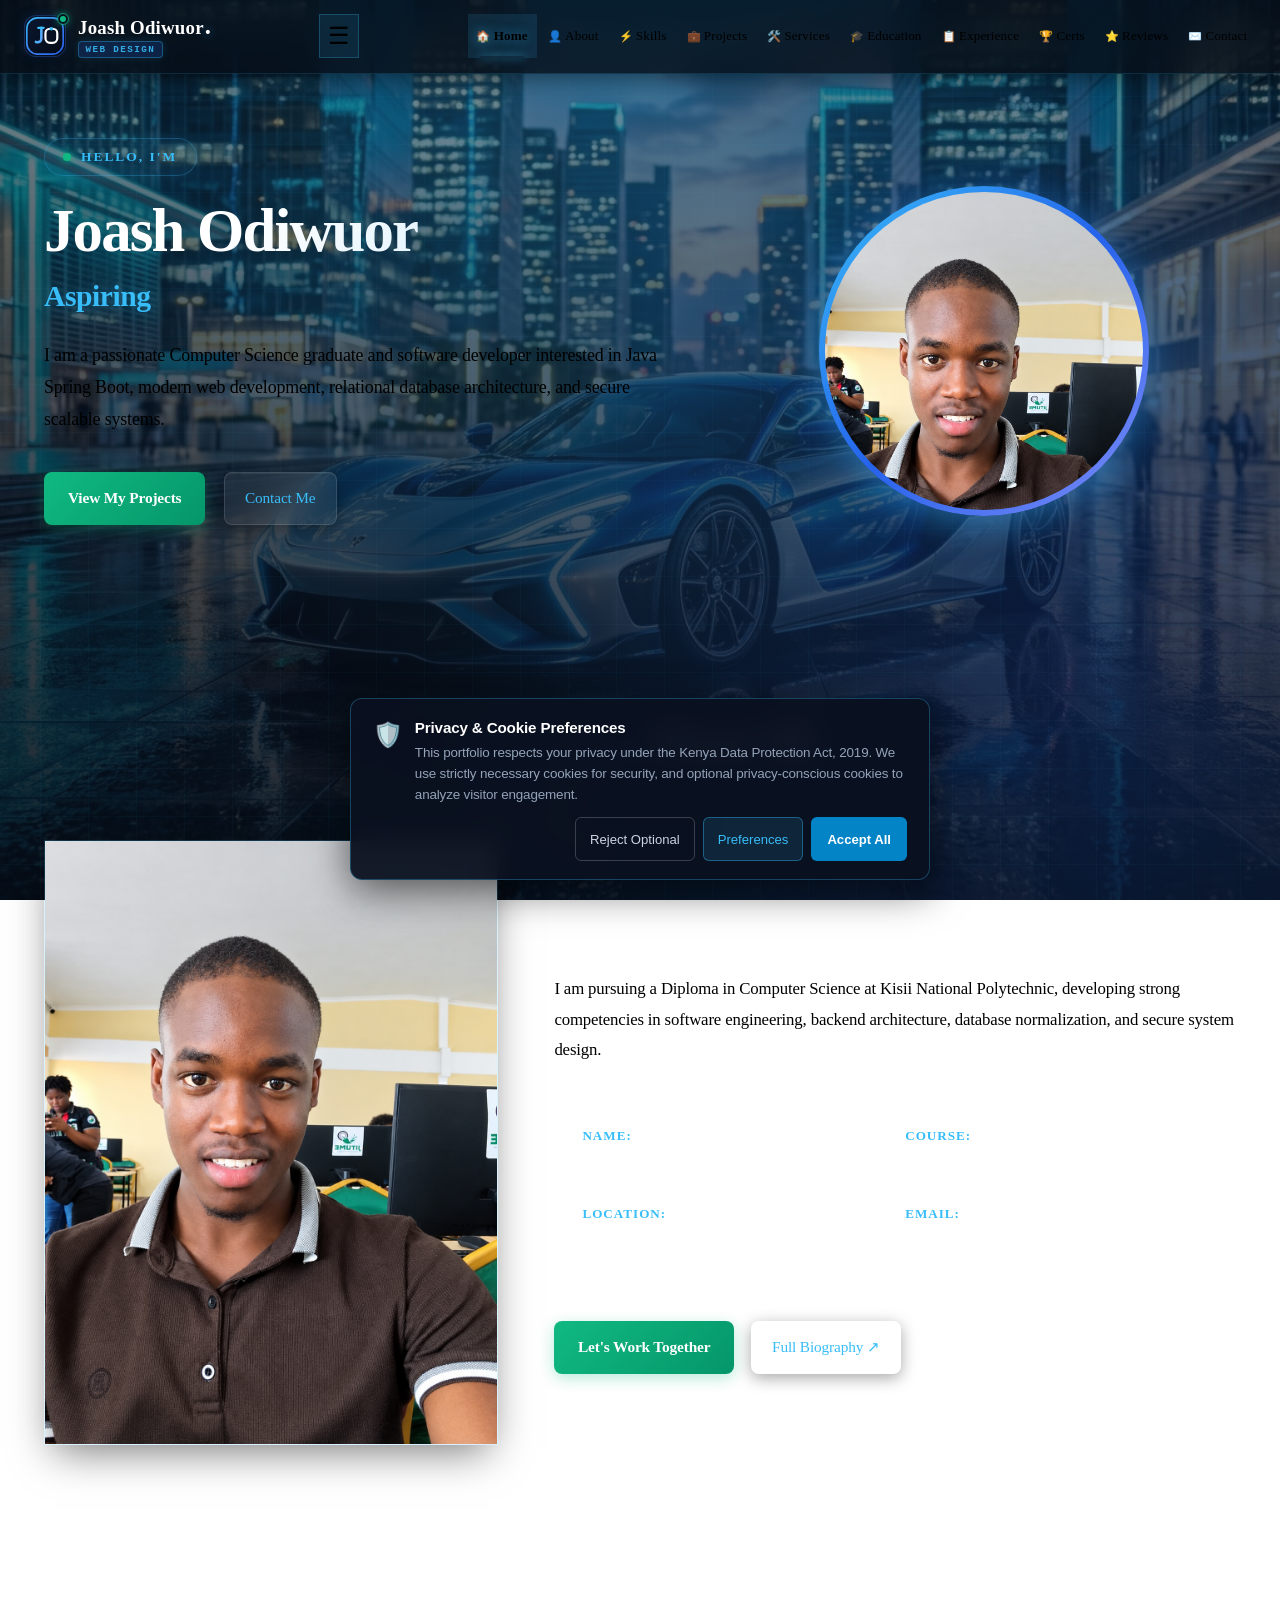
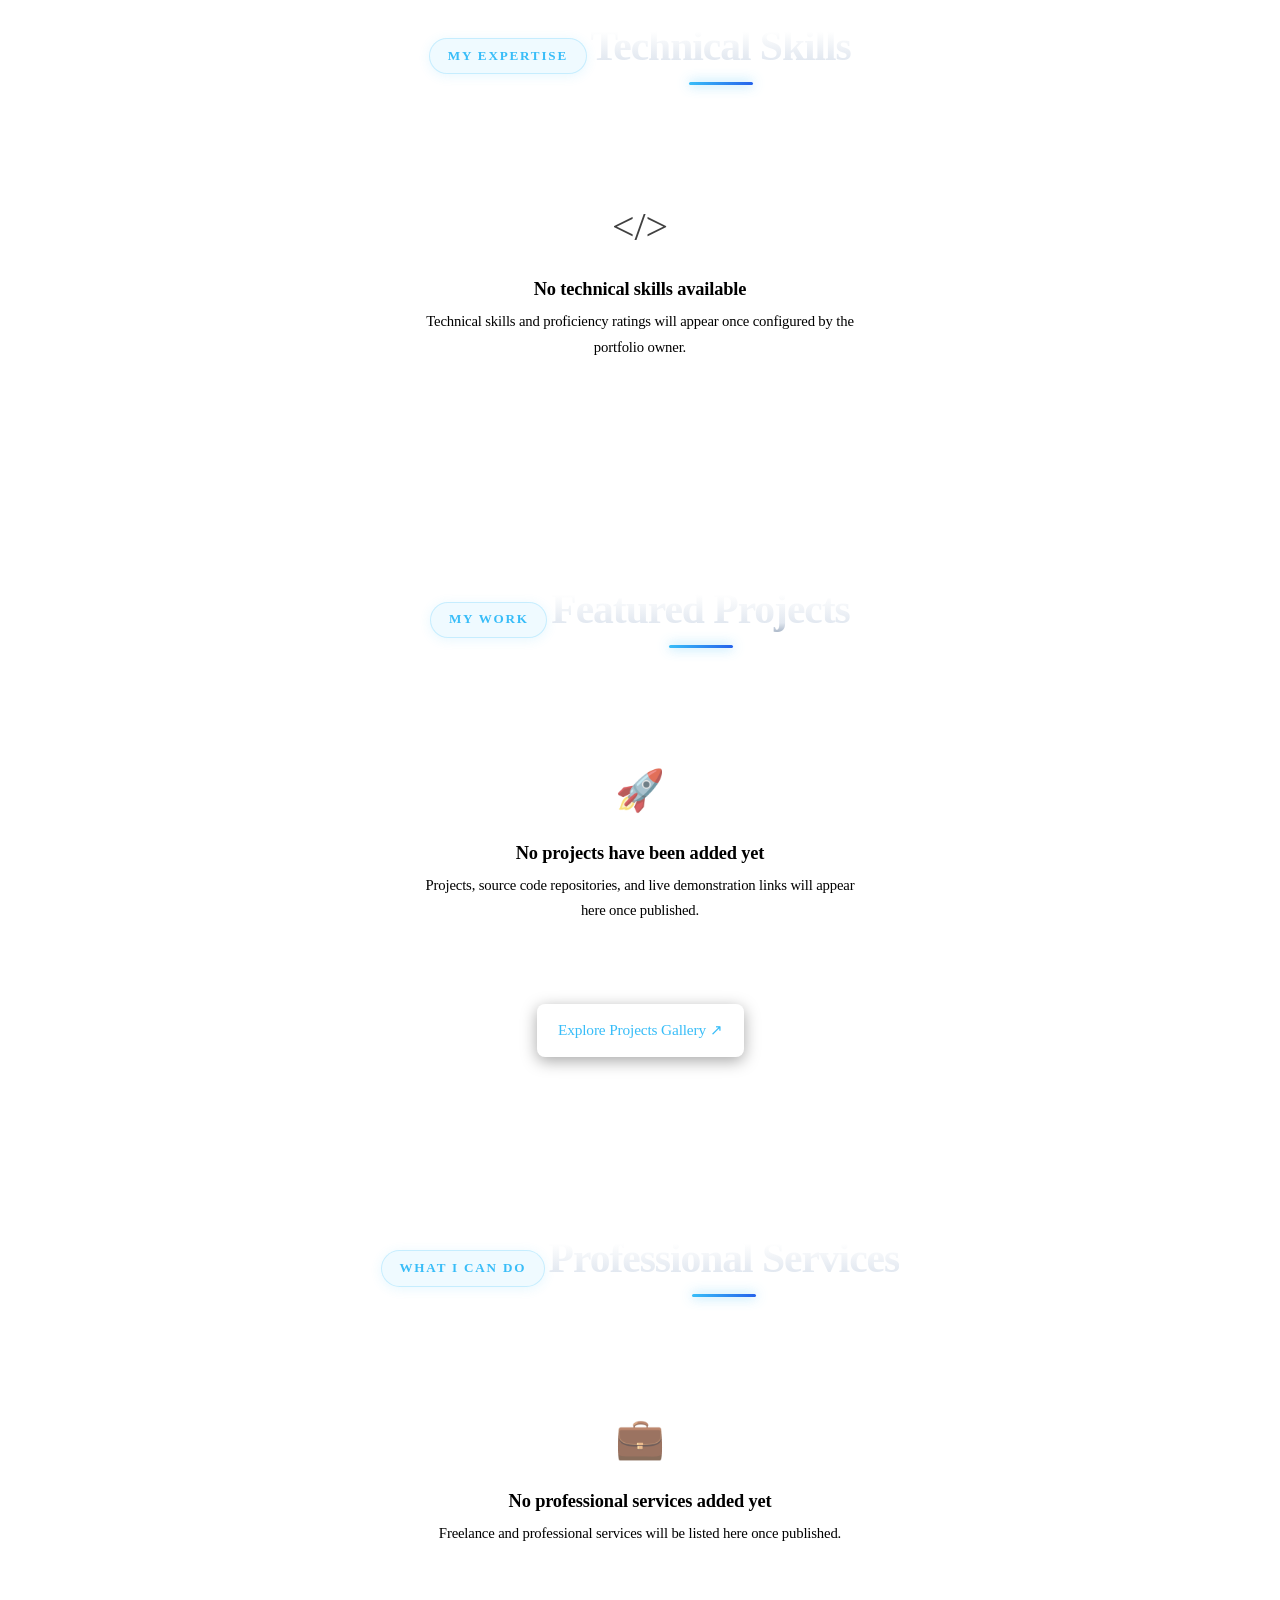
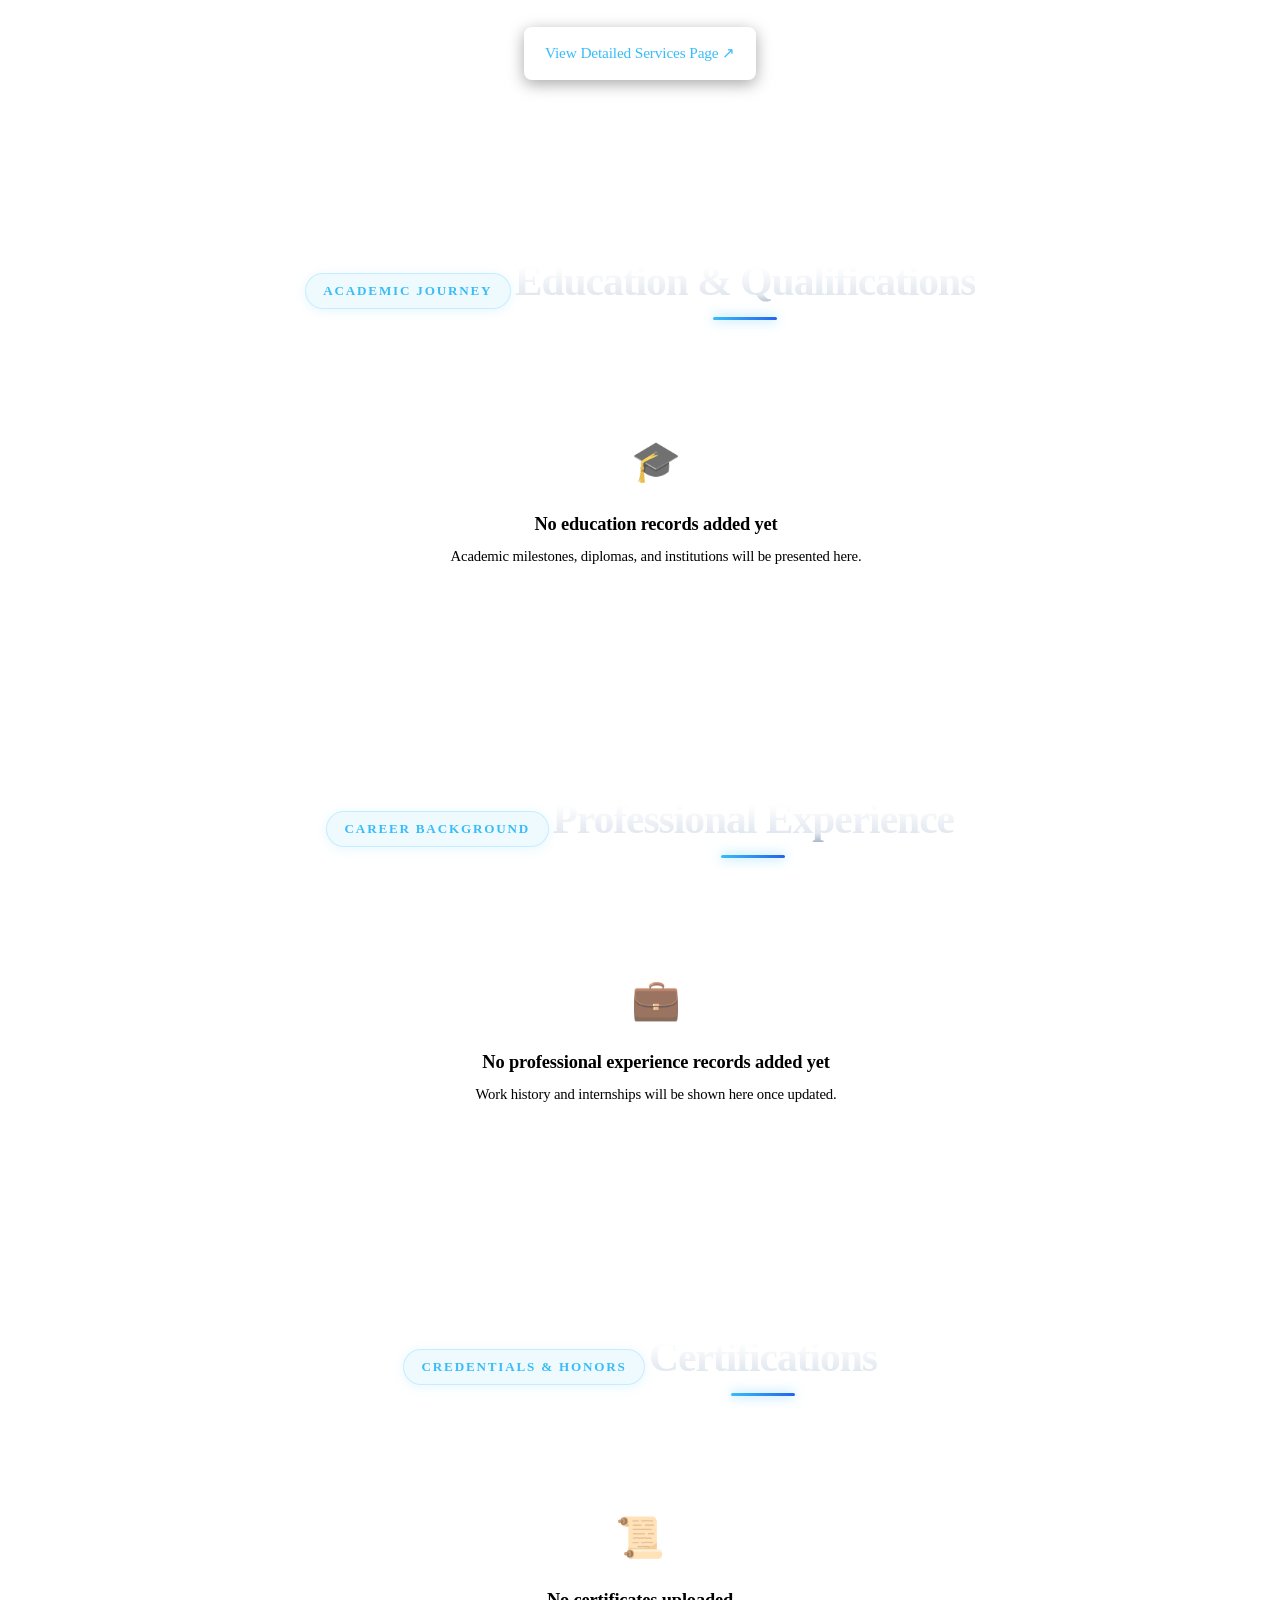
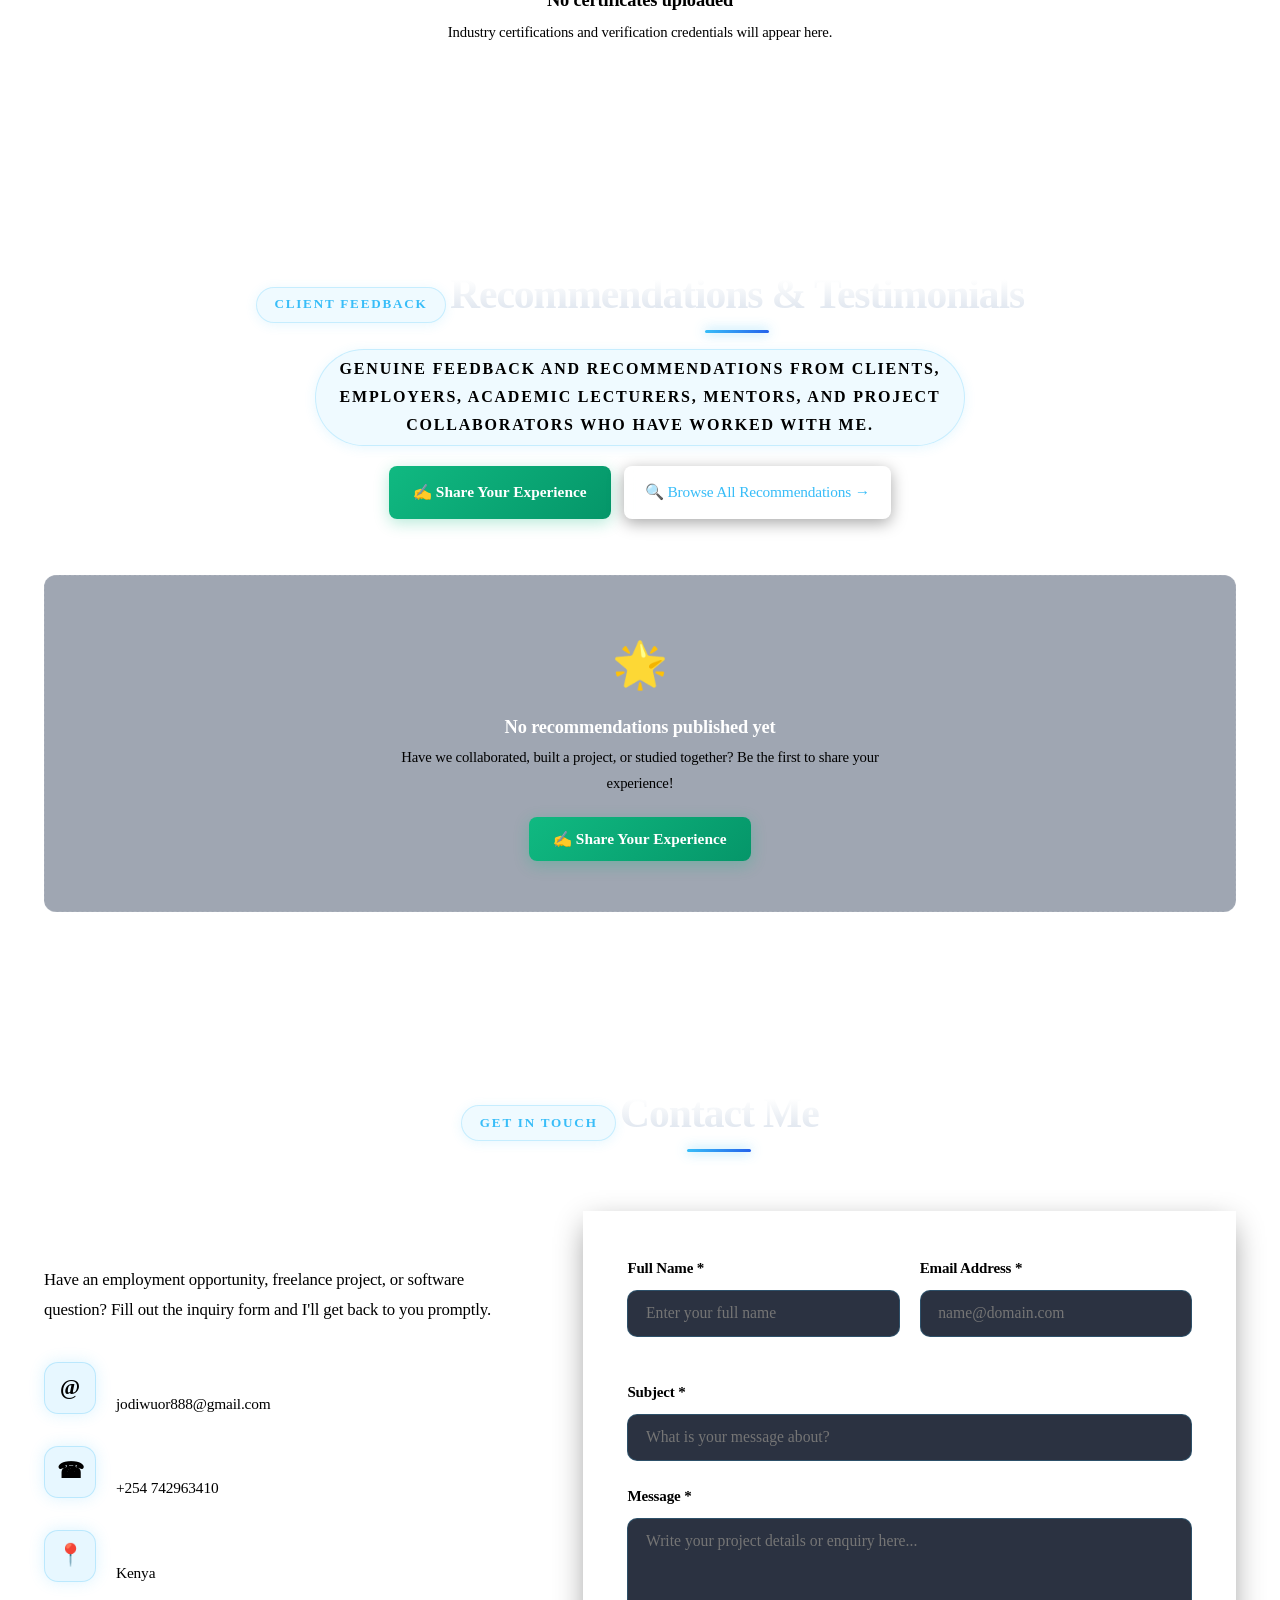
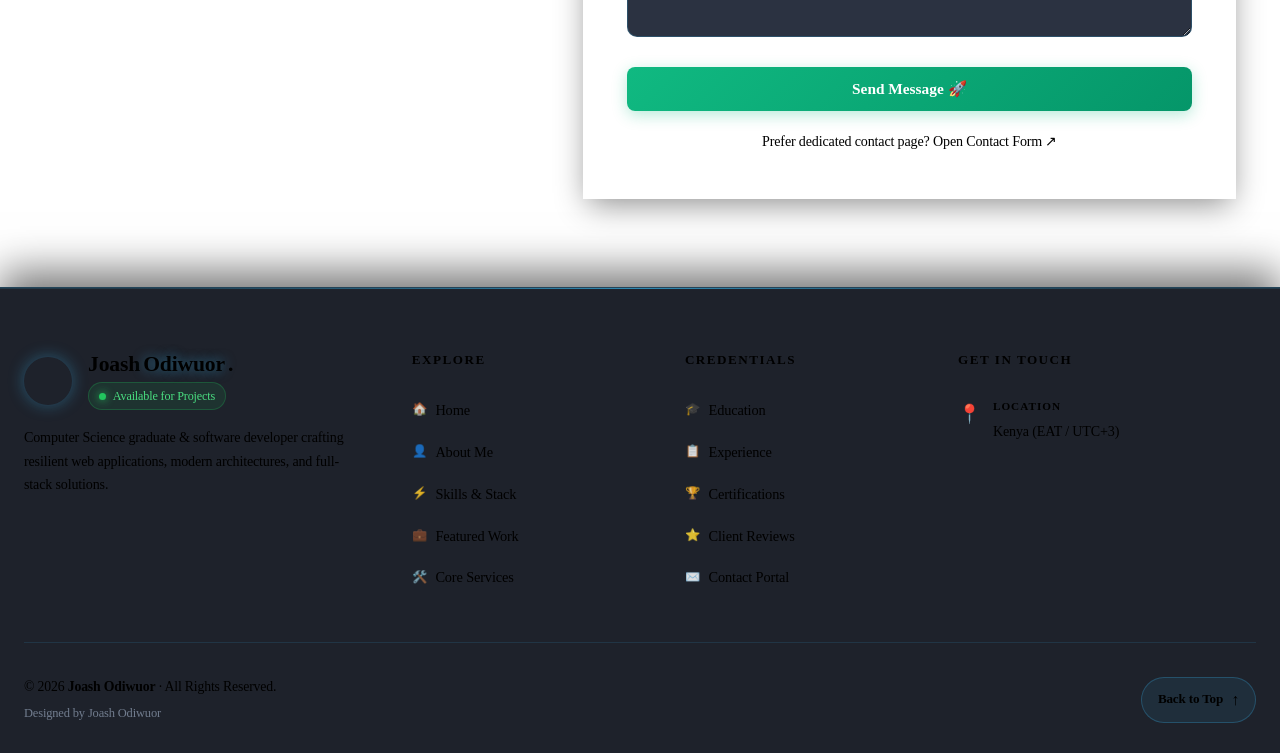
<file: frontendport/index.html>
﻿<!DOCTYPE html>
<html lang="en">
<head>
    <!-- Performance: Resource Hints -->
    <link rel="preconnect" href="https://fonts.googleapis.com" crossorigin>
    <link rel="preconnect" href="https://fonts.gstatic.com" crossorigin>
    <link rel="preconnect" href="https://cdnjs.cloudflare.com" crossorigin>
    <link rel="dns-prefetch" href="https://joash-portfolio-backend.onrender.com">
    <link rel="preload" href="assets/css/style.css" as="style">

    <meta charset="UTF-8">
    <meta name="viewport" content="width=device-width, initial-scale=1.0, viewport-fit=cover">
    <meta name="theme-color" content="#07111F">
    <meta name="apple-mobile-web-app-capable" content="yes">
    <meta name="apple-mobile-web-app-status-bar-style" content="black-translucent">
    <link rel="manifest" href="manifest.json">
    <link rel="apple-touch-icon" href="assets/img/profile.png">
    <meta name="description" content="Professional portfolio of a Diploma in Computer Science student specializing in Java Spring Boot, full-stack web development, and Microsoft SQL Server databases.">
    <meta name="author" content="Joash Odiwuor">
    <meta name="api-base-url" content="https://joash-portfolio-backend.onrender.com">

    <!-- Open Graph Metadata -->
    <meta property="og:title" content="Joash Odiwuor | Computer Science Portfolio">
    <meta property="og:description" content="Software Developer Portfolio - Web Development, Java Spring Boot & Database Management">
    <meta property="og:type" content="website">

    <title>Joash Odiwuor | Computer Science Portfolio</title>

    <!-- Google Fonts: Plus Jakarta Sans, Inter, Poppins -->
    <link rel="preconnect" href="https://fonts.googleapis.com">
    <link rel="preconnect" href="https://fonts.gstatic.com" crossorigin>
    <link href="https://fonts.googleapis.com/css2?family=Plus+Jakarta+Sans:wght@400;500;600;700;800&family=Inter:wght@400;500;600&family=Poppins:wght@400;500;600;700&display=swap" rel="stylesheet">

    <!-- Stylesheets -->
    <link rel="stylesheet" href="assets/css/style.css">
    <link rel="stylesheet" href="assets/css/responsive.css">
</head>
<body>
    <a href="#main" class="skip-link">Skip to main content</a>

                    <!-- ================= MAINTENANCE MODE SCREEN ================= -->
    <div id="maintenanceScreen" class="maintenance-screen" style="display:none;" role="alertdialog" aria-modal="true" aria-label="Site under maintenance">
        <div class="maint-laser-stripe"></div>
        <div class="maint-cyber-grid"></div>
        <div class="maintenance-glow-orb orb-1"></div>
        <div class="maintenance-glow-orb orb-2"></div>
        
        <!-- Floating Digital Sparks -->
        <div class="maint-particle p1"></div>
        <div class="maint-particle p2"></div>
        <div class="maint-particle p3"></div>
        <div class="maint-particle p4"></div>
        <div class="maint-particle p5"></div>
        <div class="maint-particle p6"></div>

        <div class="maintenance-container">
            <!-- Cybernetic Corner HUD Accents -->
            <div class="maint-corner tl"></div>
            <div class="maint-corner tr"></div>
            <div class="maint-corner bl"></div>
            <div class="maint-corner br"></div>

            <div class="maintenance-avatar-wrap">
                <div class="maint-radar-ring"></div>
                <div class="maint-hud-ring-outer"></div>
                <div class="maint-hud-ring-inner"></div>
                <!-- 3D Orbiting Satellite Beacon -->
                <div class="maint-orbit-track">
                    <div class="maint-orbit-node"></div>
                </div>
                <div class="maintenance-avatar-ring"></div>
                <img src="assets/img/Joash.jpeg" alt="Joash Odiwuor" class="maintenance-avatar" onerror="this.src='assets/img/profile.png'" loading="eager" decoding="async">
                <span class="maintenance-status-dot" title="Maintenance Active"></span>
            </div>
            
            <div class="maintenance-badge">
                <span class="pulse-indicator"></span>
                <span>System Maintenance &amp; Upgrades</span>
            </div>

            <h1 class="maintenance-title">Joash Odiwuor</h1>
            <p class="maintenance-headline">Web Designer</p>

            <div class="maintenance-message-card">
                <!-- Laser Sweep Line -->
                <div class="maint-scanline"></div>

                <!-- Dual Interlocking Animated Mechanical Gears -->
                <div class="maint-quantum-scene">
                    <div class="core-ambient-disc"></div>
                    <svg class="maint-quantum-svg" viewBox="0 0 200 200" xmlns="http://www.w3.org/2000/svg">
                        <!-- HUD Brackets -->
                        <g class="core-hud-brackets">
                            <path d="M10 30 L10 10 L30 10" stroke="#38BDF8" stroke-width="2.5" fill="none" opacity="0.7"/>
                            <path d="M170 10 L190 10 L190 30" stroke="#38BDF8" stroke-width="2.5" fill="none" opacity="0.7"/>
                            <path d="M10 170 L10 190 L30 190" stroke="#38BDF8" stroke-width="2.5" fill="none" opacity="0.7"/>
                            <path d="M190 170 L190 190 L170 190" stroke="#38BDF8" stroke-width="2.5" fill="none" opacity="0.7"/>
                        </g>
                        <!-- Cross-hair targeting lines -->
                        <line x1="100" y1="20" x2="100" y2="45" stroke="#38BDF8" stroke-width="1" opacity="0.4" stroke-dasharray="4 3"/>
                        <line x1="100" y1="155" x2="100" y2="180" stroke="#38BDF8" stroke-width="1" opacity="0.4" stroke-dasharray="4 3"/>
                        <line x1="20" y1="100" x2="45" y2="100" stroke="#38BDF8" stroke-width="1" opacity="0.4" stroke-dasharray="4 3"/>
                        <line x1="155" y1="100" x2="180" y2="100" stroke="#38BDF8" stroke-width="1" opacity="0.4" stroke-dasharray="4 3"/>
                        <!-- Outer Gimbal Ring -->
                        <ellipse class="core-gimbal-outer" cx="100" cy="100" rx="68" ry="68"
                            stroke="url(#grad-outer)" stroke-width="3.5" fill="none" stroke-dasharray="12 5"/>
                        <!-- Middle Gimbal Ring (tilted) -->
                        <ellipse class="core-gimbal-mid" cx="100" cy="100" rx="68" ry="28"
                            stroke="url(#grad-mid)" stroke-width="2.5" fill="none" stroke-dasharray="8 4"/>
                        <!-- Inner Gimbal Ring (vertical tilt) -->
                        <ellipse class="core-gimbal-inner" cx="100" cy="100" rx="28" ry="68"
                            stroke="url(#grad-inner)" stroke-width="2" fill="none" stroke-dasharray="6 3"/>
                        <!-- Laser Arms -->
                        <line class="core-laser-beam-l" x1="100" y1="100" x2="32" y2="100"
                            stroke="#00FFD1" stroke-width="2.5" stroke-linecap="round" opacity="0.9"/>
                        <line class="core-laser-beam-r" x1="100" y1="100" x2="168" y2="100"
                            stroke="#FF00AA" stroke-width="2.5" stroke-linecap="round" opacity="0.9"/>
                        <!-- Laser Sparks -->
                        <circle class="core-laser-spark-l" cx="32" cy="100" r="5" fill="#00FFD1" opacity="0.9"/>
                        <circle class="core-laser-spark-r" cx="168" cy="100" r="5" fill="#FF00AA" opacity="0.9"/>
                        <!-- Flux Nodes (orbiting particles) -->
                        <circle class="core-flux-node node-a" cx="168" cy="100" r="4" fill="#38BDF8"/>
                        <circle class="core-flux-node node-b" cx="32" cy="100" r="4" fill="#A78BFA"/>
                        <circle class="core-flux-node node-c" cx="100" cy="32" r="3" fill="#34D399"/>
                        <circle class="core-flux-node node-d" cx="100" cy="168" r="3" fill="#F472B6"/>
                        <!-- Plasma Core -->
                        <circle class="core-plasma-orb" cx="100" cy="100" r="16" fill="url(#grad-plasma)"/>
                        <circle class="core-plasma-orb-inner" cx="100" cy="100" r="8" fill="white" opacity="0.9"/>
                        <!-- Gradient Defs -->
                        <defs>
                            <radialGradient id="grad-plasma" cx="50%" cy="50%" r="50%">
                                <stop offset="0%" stop-color="#FFFFFF"/>
                                <stop offset="40%" stop-color="#38BDF8"/>
                                <stop offset="100%" stop-color="#2563EB" stop-opacity="0"/>
                            </radialGradient>
                            <linearGradient id="grad-outer" x1="0%" y1="0%" x2="100%" y2="100%">
                                <stop offset="0%" stop-color="#38BDF8"/>
                                <stop offset="50%" stop-color="#A78BFA"/>
                                <stop offset="100%" stop-color="#38BDF8"/>
                            </linearGradient>
                            <linearGradient id="grad-mid" x1="0%" y1="0%" x2="100%" y2="0%">
                                <stop offset="0%" stop-color="#00FFD1"/>
                                <stop offset="100%" stop-color="#2563EB"/>
                            </linearGradient>
                            <linearGradient id="grad-inner" x1="0%" y1="0%" x2="0%" y2="100%">
                                <stop offset="0%" stop-color="#F472B6"/>
                                <stop offset="100%" stop-color="#A78BFA"/>
                            </linearGradient>
                        </defs>
                    </svg>
                </div>

                <h3 class="maintenance-msg-heading">We'll Be Right Back</h3>
                <p class="maintenance-text" id="maintenanceMessageText">
                    The portfolio is briefly undergoing scheduled updates. Please check back shortly.
                </p>

                <!-- Live Scrolling Cyber Telemetry Console Stream -->
                <div class="maint-telemetry-console">
                    <span class="telemetry-badge">LIVE SYNC</span>
                    <div class="telemetry-marquee-wrap">
                        <span class="telemetry-marquee">OPTIMIZING ASSETS // PIPELINE PASSING // CACHE PURGE 96% // ZERO DOWNTIME SSL // BACKEND CONNECTED // SECURE REST API ONLINE // </span>
                    </div>
                </div>

                <!-- Live Diagnostics Progress Tracker -->
                <div class="maintenance-progress-bar">
                    <div class="maintenance-progress-fill"></div>
                </div>

                <div class="maint-status-pill">
                    <span class="maint-live-dot"></span>
                    <span>Deployment in progress &bull; Systems updating</span>
                </div>
            </div>

            <div class="maintenance-contact-hint">
                <span>Direct inquiries during updates:</span>
                <a href="mailto:jodiwuor888@gmail.com" class="maintenance-email-link">jodiwuor888@gmail.com</a>
            </div>

            <div class="maintenance-footer">
                <p class="maintenance-note">&copy; 2026 Joash Odiwuor. All rights reserved.</p>
            </div>
        </div>
    </div>

    <!-- ================= HEADER & NAVIGATION ================= -->
    <header>
        <nav class="navbar">
            <a href="#home" class="logo" aria-label="Joash Odiwuor - Portfolio Home">
                <div class="logo-mark">
                    <svg class="logo-icon" viewBox="0 0 44 44" fill="none" xmlns="http://www.w3.org/2000/svg" aria-hidden="true">
                        <defs>
                            <linearGradient id="logoBorderGrad" x1="0%" y1="0%" x2="100%" y2="100%">
                                <stop offset="0%" stop-color="#38BDF8" />
                                <stop offset="50%" stop-color="#3B82F6" />
                                <stop offset="100%" stop-color="#2563EB" />
                            </linearGradient>
                            <linearGradient id="logoBgGrad" x1="0%" y1="0%" x2="100%" y2="100%">
                                <stop offset="0%" stop-color="#0B1730" />
                                <stop offset="100%" stop-color="#050B16" />
                            </linearGradient>
                            <linearGradient id="joGrad" x1="0%" y1="0%" x2="100%" y2="100%">
                                <stop offset="0%" stop-color="#38BDF8" />
                                <stop offset="100%" stop-color="#60A5FA" />
                            </linearGradient>
                        </defs>
                        <rect x="2" y="2" width="40" height="40" rx="12" fill="url(#logoBgGrad)" stroke="url(#logoBorderGrad)" stroke-width="1.8" />
                        <path d="M18 13V24.5C18 28 15.5 29.5 12 28.5" stroke="url(#joGrad)" stroke-width="2.8" stroke-linecap="round" stroke-linejoin="round" />
                        <path d="M14.5 13H20.5" stroke="#38BDF8" stroke-width="2.4" stroke-linecap="round" />
                        <rect x="22.5" y="14" width="13" height="15.5" rx="5" stroke="#FFFFFF" stroke-width="2.4" stroke-linecap="round" />
                        <circle cx="29" cy="14" r="2" fill="#38BDF8" />
                    </svg>
                    <span class="logo-status-beacon" title="Available for projects"></span>
                </div>
                <div class="logo-text-wrap">
                    <span class="logo-title"><span id="brandName">Joash Odiwuor</span><span class="logo-dot">.</span></span>
                    <span class="logo-subtitle"><span class="logo-sub-badge">WEB DESIGN</span></span>
                </div>
            </a>

            <button class="menu-toggle" aria-label="Toggle navigation menu" aria-expanded="false" aria-controls="primaryNav">☰</button>

            <ul class="nav-links" id="primaryNav">
                <li><a href="#home" class="active"><span class="nav-icon">🏠</span>Home</a></li>
                <li><a href="#about"><span class="nav-icon">👤</span>About</a></li>
                <li><a href="#skills"><span class="nav-icon">⚡</span>Skills</a></li>
                <li><a href="#projects"><span class="nav-icon">💼</span>Projects</a></li>
                <li><a href="#services"><span class="nav-icon">🛠️</span>Services</a></li>
                <li><a href="#education"><span class="nav-icon">🎓</span>Education</a></li>
                <li><a href="#experience"><span class="nav-icon">📋</span>Experience</a></li>
                <li><a href="#certificates"><span class="nav-icon">🏆</span>Certs</a></li>
                <li><a href="#testimonials"><span class="nav-icon">⭐</span>Reviews</a></li>
                <li><a href="#contact"><span class="nav-icon">✉️</span>Contact</a></li>
            </ul>
        </nav>
    </header>

    <main id="main">
    <!-- ================= HERO SECTION ================= -->
    <section id="home" class="hero">
        <div class="hero-content">
            <p class="intro">HELLO, I'M</p>
            <h1 id="heroName">Joash Odiwuor</h1>
            <h2 id="typingHeadline">Diploma in Computer Science</h2>
            <p id="heroBio" class="hero-description">
                I am a passionate Computer Science graduate and software developer interested in
                Java Spring Boot, modern web development, relational database architecture,
                and secure scalable systems.
            </p>

            <div class="hero-buttons">
                <a href="#projects" class="btn primary-btn">View My Projects</a>
                <a href="#contact" class="btn secondary-btn">Contact Me</a>
                <a href="javascript:void(0)"  class="btn outline-btn cv-download-btn" style="display:none;">Download CV 📄</a>
            </div>

            <div class="social-links dynamic-social-links"></div>
        </div>

        <div class="hero-image">
            <div class="image-circle">
                <img id="profilePhoto" src="assets/img/profile.png" alt="Joash Odiwuor - Professional Profile Photo" onerror="this.src='assets/img/profile.png'" loading="lazy" decoding="async">
            </div>
        </div>
    </section>

    <!-- ================= ABOUT SECTION ================= -->
    <section id="about" class="section">
        <div class="section-title">
            <p id="aboutSubtitle">GET TO KNOW ME</p>
            <h2 id="aboutSectionTitle">About Me</h2>
        </div>

        <div class="about-container">
            <div class="about-image">
                <img id="aboutProfilePhoto" src="assets/img/profile.png" alt="Joash Odiwuor - Computer Science Student" onerror="this.src='assets/img/profile.png'" loading="lazy" decoding="async">
            </div>

            <div class="about-content">
                <h3>Aspiring Software Developer & Problem Solver</h3>
                <p id="aboutParagraph1">
                    I am pursuing a Diploma in Computer Science at Kisii National Polytechnic, developing strong competencies in software engineering, backend architecture, database normalization, and secure system design.
                </p>
                <p id="aboutParagraph2" style="display:none;"></p>
                <p id="aboutParagraph3" style="display:none;"></p>

                <div class="about-info">
                    <div>
                        <strong>Name:</strong>
                        <span id="aboutName">Joash Odiwuor</span>
                    </div>
                    <div>
                        <strong>Course:</strong>
                        <span id="aboutCourse">Diploma in Computer Science</span>
                    </div>
                    <div>
                        <strong>Location:</strong>
                        <span id="aboutLocation">Kenya</span>
                    </div>
                    <div>
                        <strong>Email:</strong>
                        <span id="aboutEmail">jodiwuor888@gmail.com</span>
                    </div>
                </div>

                <div style="display:flex; gap:1rem; flex-wrap:wrap;">
                    <a href="#contact" class="btn primary-btn">Let's Work Together</a>
                    <a href="about.html" class="btn secondary-btn">Full Biography ↗</a>
                    <a href="javascript:void(0)"  class="btn outline-btn cv-download-btn" style="display:none;">Download Resume</a>
                </div>
            </div>
        </div>
    </section>

    <!-- ================= TECHNICAL SKILLS ================= -->
    <section id="skills" class="section">
        <div class="section-title">
            <p>MY EXPERTISE</p>
            <h2>Technical Skills</h2>
        </div>

        <div id="skillsContainer" class="skills-container">
            <!-- Dynamically populated from SQL Server. Displays clean empty-state if zero records -->
        </div>
    </section>

    <!-- ================= FEATURED PROJECTS ================= -->
    <section id="projects" class="section">
        <div class="section-title">
            <p>MY WORK</p>
            <h2>Featured Projects</h2>
        </div>

        <div id="projectsContainer" class="projects-container">
            <!-- Dynamically populated from SQL Server. Displays clean empty-state if zero records -->
        </div>

        <div style="text-align: center; margin-top: 2rem;">
            <a href="projects.html" class="btn secondary-btn">Explore Projects Gallery ↗</a>
        </div>
    </section>

    <!-- ================= SERVICES ================= -->
    <section id="services" class="section">
        <div class="section-title">
            <p>WHAT I CAN DO</p>
            <h2>Professional Services</h2>
        </div>

        <div id="servicesContainer" class="services-container">
            <!-- Dynamically populated from SQL Server. Displays clean empty-state if zero records -->
        </div>

        <div style="text-align: center; margin-top: 2rem;">
            <a href="services.html" class="btn secondary-btn">View Detailed Services Page ↗</a>
        </div>
    </section>

    <!-- ================= EDUCATION ================= -->
    <section id="education" class="section">
        <div class="section-title">
            <p>ACADEMIC JOURNEY</p>
            <h2>Education & Qualifications</h2>
        </div>

        <div id="educationContainer" class="timeline">
            <!-- Dynamically populated from SQL Server. Displays clean empty-state if zero records -->
        </div>
    </section>

    <!-- ================= PROFESSIONAL EXPERIENCE ================= -->
    <section id="experience" class="section">
        <div class="section-title">
            <p>CAREER BACKGROUND</p>
            <h2>Professional Experience</h2>
        </div>

        <div id="experienceContainer" class="timeline">
            <!-- Dynamically populated from SQL Server. Displays clean empty-state if zero records -->
        </div>
    </section>

    <!-- ================= CERTIFICATES ================= -->
    <section id="certificates" class="section">
        <div class="section-title">
            <p>CREDENTIALS & HONORS</p>
            <h2>Certifications</h2>
        </div>

        <div id="certificatesContainer" class="cert-grid">
            <!-- Dynamically populated from SQL Server. Displays clean empty-state if zero records -->
        </div>
    </section>

    <!-- ================= TESTIMONIALS ================= -->
    <section id="testimonials" class="section">
        <div class="section-title">
            <p>CLIENT FEEDBACK</p>
            <h2>Recommendations & Testimonials</h2>
            <p style="max-width: 650px; margin: 12px auto 20px; color: var(--text-secondary); font-size: 1rem;">
                Genuine feedback and recommendations from clients, employers, academic lecturers, mentors, and project collaborators who have worked with me.
            </p>
            <div style="display: flex; justify-content: center; gap: 14px; flex-wrap: wrap; margin-bottom: 30px;">
                <button type="button" class="btn primary-btn" onclick="openRecommendationModal()">
                    ✍️ Share Your Experience
                </button>
                <a href="testimonials.html" class="btn secondary-btn" style="text-decoration: none;">
                    🔍 Browse All Recommendations →
                </a>
            </div>
        </div>

        <div id="testimonialsContainer" class="testimonials-grid">
            <!-- Dynamically populated from SQL Server. Displays clean empty-state if zero records -->
        </div>
    </section>

    <!-- ================= CONTACT SECTION ================= -->
    <section id="contact" class="section">
        <div class="section-title">
            <p>GET IN TOUCH</p>
            <h2>Contact Me</h2>
        </div>

        <div class="contact-container">
            <div class="contact-info">
                <h3>Let's Build Something Great Together</h3>
                <p>Have an employment opportunity, freelance project, or software question? Fill out the inquiry form and I'll get back to you promptly.</p>

                <div class="contact-item">
                    <div class="contact-icon">@</div>
                    <div>
                        <strong>Email Address</strong>
                        <p id="contactEmail">jodiwuor888@gmail.com</p>
                    </div>
                </div>

                <div class="contact-item">
                    <div class="contact-icon">☎</div>
                    <div>
                        <strong>Phone / WhatsApp</strong>
                        <p id="contactPhone">+254 742963410</p>
                    </div>
                </div>

                <div class="contact-item">
                    <div class="contact-icon">📍</div>
                    <div>
                        <strong>Location</strong>
                        <p id="contactLocation">Kenya</p>
                    </div>
                </div>
            </div>

            <form id="contactForm" class="contact-form">
                <!-- Honeypot Anti-Spam protection field -->
                <input type="text" id="contactWebsite" name="website" class="visually-hidden" tabindex="-1" autocomplete="off">

                <div class="form-row">
                    <div class="form-group">
                        <label for="contactName">Full Name *</label>
                        <input type="text" id="contactName" placeholder="Enter your full name" required minlength="2" maxlength="100">
                    </div>
                    <div class="form-group">
                        <label for="contactEmailInput">Email Address *</label>
                        <input type="email" id="contactEmailInput" placeholder="name@domain.com" required maxlength="120">
                    </div>
                </div>

                <div class="form-group">
                    <label for="contactSubject">Subject *</label>
                    <input type="text" id="contactSubject" placeholder="What is your message about?" required minlength="3" maxlength="200">
                </div>

                <div class="form-group">
                    <label for="contactMessage">Message *</label>
                    <textarea id="contactMessage" rows="5" placeholder="Write your project details or enquiry here..." required minlength="10" maxlength="5000"></textarea>
                </div>

                <button type="submit" class="btn primary-btn" style="width: 100%;">Send Message 🚀</button>
                <div style="text-align: center; margin-top: 1rem;">
                    <a href="contact.html" style="color: var(--accent-electric); font-size: 0.88rem; text-decoration: none;">Prefer dedicated contact page? Open Contact Form ↗</a>
                </div>
            </form>
        </div>
    </section>

    <!-- ================= RECOMMENDATION SUBMISSION MODAL ================= -->
    <div id="recommendationModal" class="modal-overlay" style="display:none;">
        <div class="modal-container">
            <div class="modal-header">
                <div>
                    <h3 style="margin: 0; color: #fff; font-size: 1.4rem;">✍️ Share Your Recommendation</h3>
                    <p style="margin: 4px 0 0; color: var(--text-muted); font-size: 0.88rem;">
                        Your genuine feedback is greatly appreciated. All recommendations are reviewed before publication.
                    </p>
                </div>
                <button type="button" class="modal-close" onclick="closeRecommendationModal()" aria-label="Close modal">&times;</button>
            </div>

            <form id="recommendationForm" class="modal-form" onsubmit="handleRecommendationSubmit(event)">
                <!-- Anti-Spam Honeypot -->
                <input type="text" id="recHoneypot" name="website" style="display:none;" tabindex="-1" autocomplete="off">

                <div id="recAlert" class="alert-box" style="display:none; margin-bottom: 15px;"></div>

                <div class="form-row">
                    <div class="form-group">
                        <label for="recFullName">Full Name *</label>
                        <input type="text" id="recFullName" placeholder="e.g. Dr. Jane Mutua" required minlength="2" maxlength="100">
                    </div>
                    <div class="form-group">
                        <label for="recEmail">Email Address * <small style="color: var(--accent-electric);">(Strictly Confidential)</small></label>
                        <input type="email" id="recEmail" placeholder="jane@example.com" required maxlength="120">
                    </div>
                </div>

                <div class="form-row">
                    <div class="form-group">
                        <label for="recOrganization">Organization / Company</label>
                        <input type="text" id="recOrganization" placeholder="e.g. Strathmore / Freelance Client" maxlength="150">
                    </div>
                    <div class="form-group">
                        <label for="recPosition">Professional Position</label>
                        <input type="text" id="recPosition" placeholder="e.g. Senior Lecturer / Product Manager" maxlength="150">
                    </div>
                </div>

                <div class="form-row">
                    <div class="form-group">
                        <label for="recRelationship">Professional Relationship *</label>
                        <select id="recRelationship" required>
                            <option value="">-- Select Relationship --</option>
                            <option value="Client">Client</option>
                            <option value="Employer">Employer</option>
                            <option value="Colleague">Colleague</option>
                            <option value="Lecturer">Lecturer</option>
                            <option value="Mentor">Mentor</option>
                            <option value="Project collaborator">Project collaborator</option>
                            <option value="Business partner">Business partner</option>
                            <option value="Other">Other</option>
                        </select>
                    </div>
                    <div class="form-group">
                        <label for="recOrgWebsite">Organization Website</label>
                        <input type="url" id="recOrgWebsite" placeholder="https://example.com" maxlength="255">
                    </div>
                </div>

                <div class="form-group">
                    <label for="recPhotoUrl">Profile Photograph URL <small style="color: var(--text-muted);">(Optional avatar)</small></label>
                    <input type="url" id="recPhotoUrl" placeholder="https://..." maxlength="500">
                </div>

                <div class="form-group">
                    <label for="recMessage">Recommendation Message *</label>
                    <textarea id="recMessage" rows="4" placeholder="Describe your experience collaborating with Joash, project achievements, technical strengths, and professional work ethic..." required minlength="10" maxlength="3000"></textarea>
                    <small style="color: var(--text-muted); display: block; text-align: right;"><span id="recCharCount">0</span> / 3000 chars</small>
                </div>

                <!-- Math CAPTCHA Human Verification -->
                <div class="form-group captcha-container" style="background: rgba(255,255,255,0.03); border: 1px solid rgba(255,255,255,0.1); border-radius: 8px; padding: 12px; margin-bottom: 15px;">
                    <label style="display: flex; justify-content: space-between; align-items: center; margin-bottom: 8px;">
                        <span>Human Verification (Security Check) *</span>
                        <button type="button" onclick="loadRecCaptcha()" style="background: none; border: none; color: var(--accent-electric); cursor: pointer; font-size: 0.85rem;">🔄 Refresh</button>
                    </label>
                    <div style="display: flex; gap: 12px; align-items: center;">
                        <span id="recCaptchaQuestion" style="font-weight: 600; color: #fff; background: rgba(0,210,255,0.15); padding: 8px 14px; border-radius: 6px; letter-spacing: 1px;">Loading...</span>
                        <input type="number" id="recCaptchaAnswer" placeholder="Your answer" required style="max-width: 150px;">
                        <input type="hidden" id="recCaptchaToken">
                    </div>
                </div>

                <!-- Consent to Publish Checkbox -->
                <div class="form-group consent-group" style="margin-bottom: 20px;">
                    <label style="display: flex; align-items: flex-start; gap: 10px; cursor: pointer; color: var(--text-secondary); font-size: 0.9rem;">
                        <input type="checkbox" id="recConsent" required style="margin-top: 3px; accent-color: var(--accent-electric);">
                        <span>
                            I explicitly give consent for my name, organization, position, and recommendation to be published on this professional portfolio. (Email address remains strictly confidential).
                        </span>
                    </label>
                </div>

                <div class="modal-actions" style="display: flex; justify-content: flex-end; gap: 12px;">
                    <button type="button" class="btn secondary-btn" onclick="closeRecommendationModal()">Cancel</button>
                    <button type="submit" id="recSubmitBtn" class="btn primary-btn">
                        <span>Submit Recommendation 🚀</span>
                    </button>
                </div>
            </form>
        </div>
    </div>

    </main>

    <!-- ================= FOOTER ================= -->
    <footer class="site-footer">
        <div class="footer-top">
            <!-- COLUMN 1: BRAND & SOCIAL -->
            <div class="footer-brand">
                <div class="footer-brand-header">
                    <img src="assets/img/profile.png" alt="Joash Odiwuor" class="footer-avatar" onerror="this.src='assets/img/Joash.jpeg'" loading="lazy" decoding="async">
                    <div class="footer-brand-info">
                        <div class="footer-brand-name">
                            Joash <span class="accent">Odiwuor</span><span class="logo-dot">.</span>
                        </div>
                        <span class="footer-status-badge">
                            <span class="status-pulse-dot"></span> Available for Projects
                        </span>
                    </div>
                </div>
                <p class="footer-tagline">
                    Computer Science graduate &amp; software developer crafting resilient web applications, modern architectures, and full-stack solutions.
                </p>
                <div class="footer-social-block">
                    <span class="footer-social-label">Connect &amp; Socials</span>
                    <div class="footer-social"></div>
                </div>
            </div>

            <!-- COLUMN 2: EXPLORE NAVIGATION -->
            <div class="footer-nav-col">
                <h4 class="footer-col-title">Explore</h4>
                <ul class="footer-links-list">
                    <li><a href="#home"><span class="ficon">🏠</span> Home</a></li>
                    <li><a href="#about"><span class="ficon">👤</span> About Me</a></li>
                    <li><a href="#skills"><span class="ficon">⚡</span> Skills &amp; Stack</a></li>
                    <li><a href="#projects"><span class="ficon">💼</span> Featured Work</a></li>
                    <li><a href="#services"><span class="ficon">🛠️</span> Core Services</a></li>
                </ul>
            </div>

            <!-- COLUMN 3: CREDENTIALS & REVIEWS -->
            <div class="footer-nav-col">
                <h4 class="footer-col-title">Credentials</h4>
                <ul class="footer-links-list">
                    <li><a href="#education"><span class="ficon">🎓</span> Education</a></li>
                    <li><a href="#experience"><span class="ficon">📋</span> Experience</a></li>
                    <li><a href="#certificates"><span class="ficon">🏆</span> Certifications</a></li>
                    <li><a href="#testimonials"><span class="ficon">⭐</span> Client Reviews</a></li>
                    <li><a href="#contact"><span class="ficon">✉️</span> Contact Portal</a></li>
                </ul>
            </div>

            <!-- COLUMN 4: DIRECT CONNECT & ADMIN PORTAL -->
            <div class="footer-action-col">
                <h4 class="footer-col-title">Get in Touch</h4>
                <div class="footer-contact-info">
                    <div class="footer-contact-item">
                        <span class="fci">📍</span>
                        <div class="fci-content">
                            <span class="fci-label">Location</span>
                            <span class="fci-value">Kenya (EAT / UTC+3)</span>
                        </div>
                    </div>
                    <div class="footer-contact-item footer-email-item">
                        <span class="fci">✉️</span>
                        <div class="fci-content">
                            <span class="fci-label">Direct Email</span>
                            <a href="mailto:jodiwuor888@gmail.com" class="fci-value footer-mail-link">jodiwuor888@gmail.com</a>
                        </div>
                    </div>
                </div>

                
            </div>
        </div>

        <!-- FOOTER BOTTOM BAR -->
        <div class="footer-bottom">
            <div class="footer-copyright">
                <p>© 2026 <strong>Joash Odiwuor</strong> · All Rights Reserved.</p>
                <span class="footer-subtext">Designed by Joash Odiwuor</span>
            </div>
            <div class="footer-back-to-top-wrapper">
                <a href="#home" class="footer-back-to-top" id="footerBackToTop" title="Scroll back to top">
                    <span class="btt-text">Back to Top</span>
                    <span class="btt-icon">↑</span>
                </a>
            </div>
        </div>
    </footer>

    <!-- Scripts -->
    <script src="assets/js/api.js" defer></script>
    <script src="assets/js/main.js" defer></script>
    <script src="assets/js/cookie-consent.js" defer></script>
    <script src="assets/js/analytics.js" defer></script>

    <script>
        if ('serviceWorker' in navigator) {
            window.addEventListener('load', function() {
                navigator.serviceWorker.register('./sw.js', { scope: './' })
                    .then(function(reg) { console.log('[PWA] SW registered:', reg.scope); })
                    .catch(function(err) { console.warn('[PWA] SW registration failed:', err); });
            });
        }
    </script>
</body>
</html>
</file>
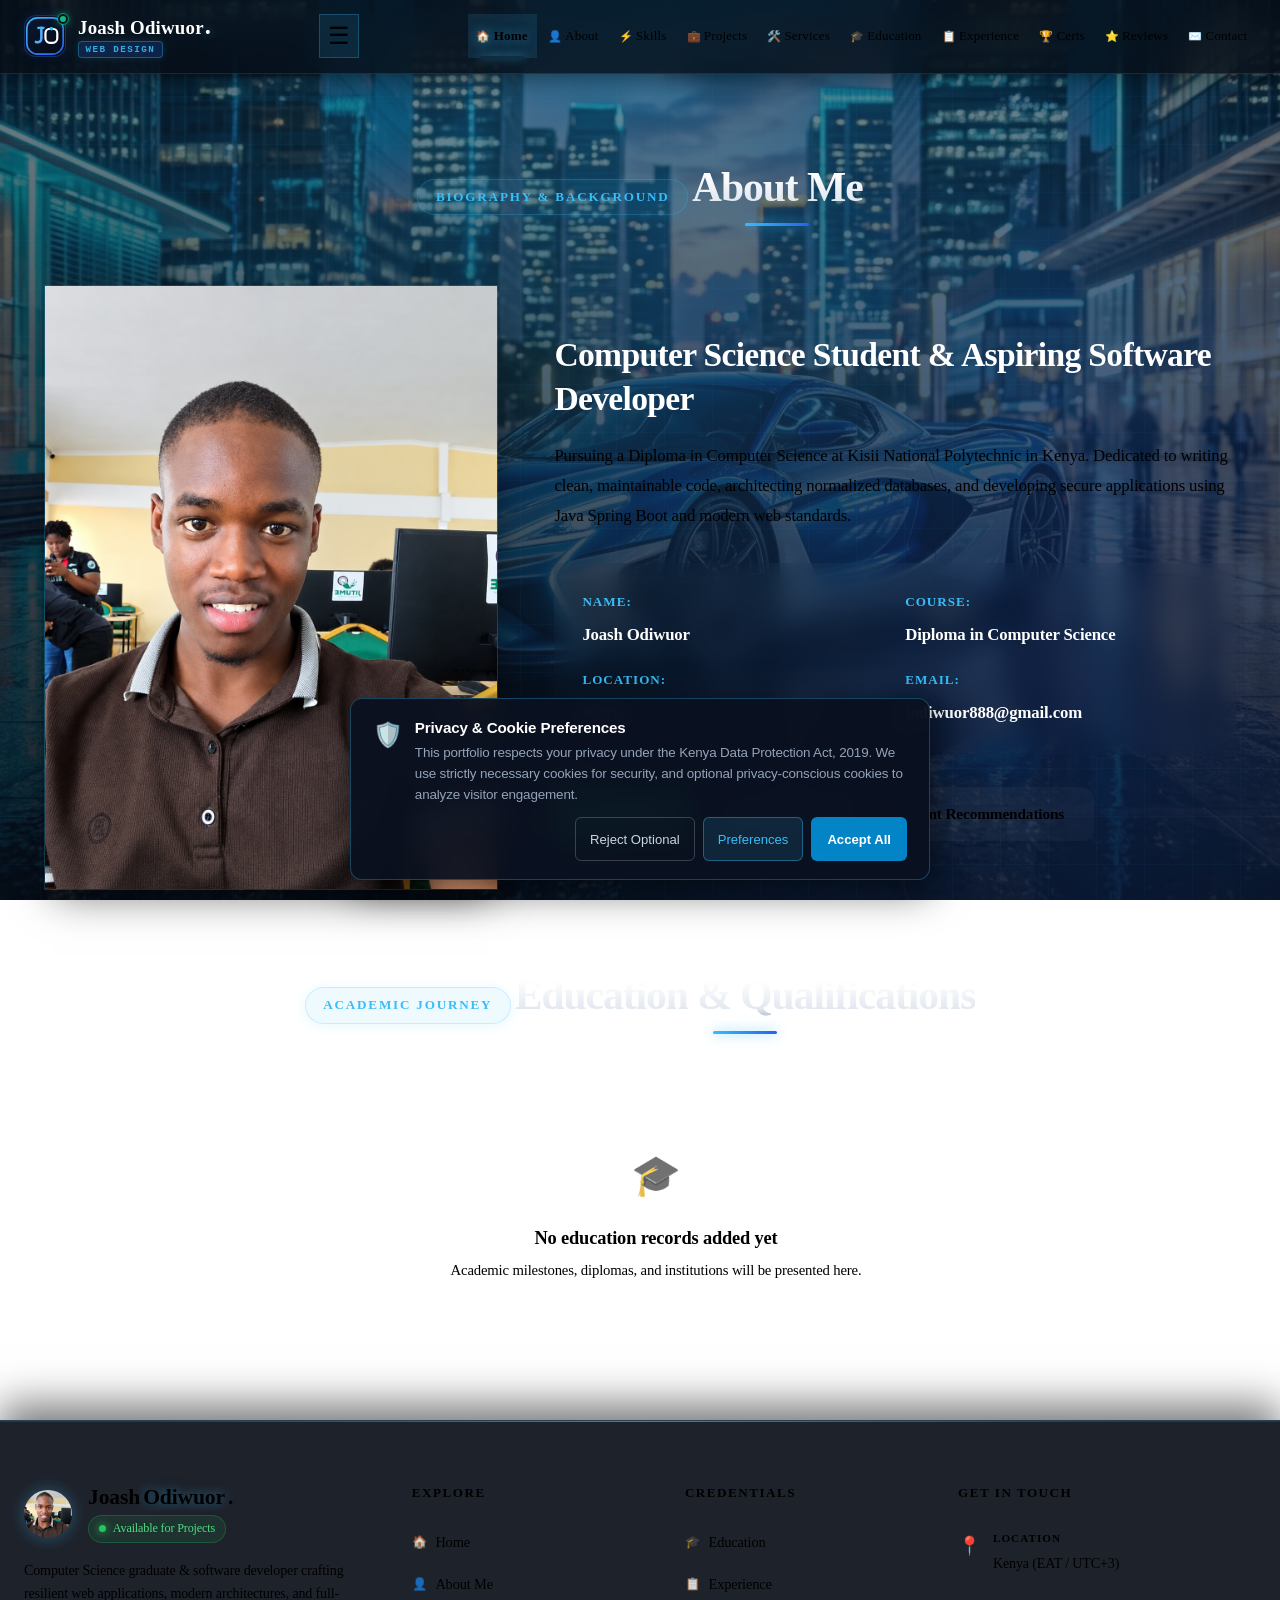
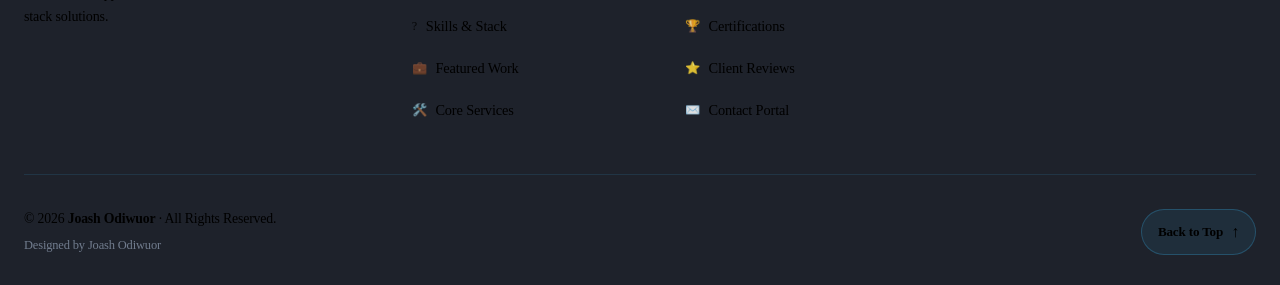
<file: frontendport/about.html>
<!DOCTYPE html>
<html lang="en">
<head>
    <!-- Performance: Resource Hints -->
    <link rel="preconnect" href="https://fonts.googleapis.com" crossorigin>
    <link rel="preconnect" href="https://fonts.gstatic.com" crossorigin>
    <link rel="preconnect" href="https://cdnjs.cloudflare.com" crossorigin>
    <link rel="dns-prefetch" href="https://joash-portfolio-backend.onrender.com">
    <link rel="preload" href="assets/css/style.css" as="style">

    <meta charset="UTF-8">
    <meta name="viewport" content="width=device-width, initial-scale=1.0, viewport-fit=cover">
    <meta name="theme-color" content="#07111F">
    <meta name="apple-mobile-web-app-capable" content="yes">
    <meta name="apple-mobile-web-app-status-bar-style" content="black-translucent">
    <link rel="manifest" href="manifest.json">
    <link rel="apple-touch-icon" href="assets/img/profile.png">
    <meta name="description" content="Biography and academic background of Joash Odiwuor - Diploma in Computer Science student and software developer.">
    <title>About Me | Joash Odiwuor - Computer Science Portfolio</title>
    <link rel="preconnect" href="https://fonts.googleapis.com">
    <link rel="preconnect" href="https://fonts.gstatic.com" crossorigin>
    <link href="https://fonts.googleapis.com/css2?family=Plus+Jakarta+Sans:wght@400;500;600;700;800&family=Inter:wght@400;500;600&family=Poppins:wght@400;500;600;700&display=swap" rel="stylesheet">
    <link rel="stylesheet" href="assets/css/style.css">
    <link rel="stylesheet" href="assets/css/responsive.css">
    <meta name="api-base-url" content="https://joash-portfolio-backend.onrender.com">
</head>
<body>
    <a href="#main" class="skip-link">Skip to main content</a>

                        <!-- ================= MAINTENANCE MODE SCREEN ================= -->
    <div id="maintenanceScreen" class="maintenance-screen" style="display:none;" role="alertdialog" aria-modal="true" aria-label="Site under maintenance">
        <div class="maint-laser-stripe"></div>
        <div class="maint-cyber-grid"></div>
        <div class="maintenance-glow-orb orb-1"></div>
        <div class="maintenance-glow-orb orb-2"></div>
        
        <!-- Floating Digital Sparks -->
        <div class="maint-particle p1"></div>
        <div class="maint-particle p2"></div>
        <div class="maint-particle p3"></div>
        <div class="maint-particle p4"></div>
        <div class="maint-particle p5"></div>
        <div class="maint-particle p6"></div>

        <div class="maintenance-container">
            <!-- Cybernetic Corner HUD Accents -->
            <div class="maint-corner tl"></div>
            <div class="maint-corner tr"></div>
            <div class="maint-corner bl"></div>
            <div class="maint-corner br"></div>

            <div class="maintenance-avatar-wrap">
                <div class="maint-radar-ring"></div>
                <div class="maint-hud-ring-outer"></div>
                <div class="maint-hud-ring-inner"></div>
                <!-- 3D Orbiting Satellite Beacon -->
                <div class="maint-orbit-track">
                    <div class="maint-orbit-node"></div>
                </div>
                <div class="maintenance-avatar-ring"></div>
                <img src="assets/img/Joash.jpeg" alt="Joash Odiwuor" class="maintenance-avatar" onerror="this.src='assets/img/profile.png'" loading="eager" decoding="async">
                <span class="maintenance-status-dot" title="Maintenance Active"></span>
            </div>
            
            <div class="maintenance-badge">
                <span class="pulse-indicator"></span>
                <span>System Maintenance &amp; Upgrades</span>
            </div>

            <h1 class="maintenance-title">Joash Odiwuor</h1>
            <p class="maintenance-headline">Web Designer</p>

            <div class="maintenance-message-card">
                <!-- Laser Sweep Line -->
                <div class="maint-scanline"></div>

                <!-- Dual Interlocking Animated Mechanical Gears -->
                <div class="maint-quantum-scene">
                    <div class="core-ambient-disc"></div>
                    <svg class="maint-quantum-svg" viewBox="0 0 200 200" xmlns="http://www.w3.org/2000/svg">
                        <!-- HUD Brackets -->
                        <g class="core-hud-brackets">
                            <path d="M10 30 L10 10 L30 10" stroke="#38BDF8" stroke-width="2.5" fill="none" opacity="0.7"/>
                            <path d="M170 10 L190 10 L190 30" stroke="#38BDF8" stroke-width="2.5" fill="none" opacity="0.7"/>
                            <path d="M10 170 L10 190 L30 190" stroke="#38BDF8" stroke-width="2.5" fill="none" opacity="0.7"/>
                            <path d="M190 170 L190 190 L170 190" stroke="#38BDF8" stroke-width="2.5" fill="none" opacity="0.7"/>
                        </g>
                        <!-- Cross-hair targeting lines -->
                        <line x1="100" y1="20" x2="100" y2="45" stroke="#38BDF8" stroke-width="1" opacity="0.4" stroke-dasharray="4 3"/>
                        <line x1="100" y1="155" x2="100" y2="180" stroke="#38BDF8" stroke-width="1" opacity="0.4" stroke-dasharray="4 3"/>
                        <line x1="20" y1="100" x2="45" y2="100" stroke="#38BDF8" stroke-width="1" opacity="0.4" stroke-dasharray="4 3"/>
                        <line x1="155" y1="100" x2="180" y2="100" stroke="#38BDF8" stroke-width="1" opacity="0.4" stroke-dasharray="4 3"/>
                        <!-- Outer Gimbal Ring -->
                        <ellipse class="core-gimbal-outer" cx="100" cy="100" rx="68" ry="68"
                            stroke="url(#grad-outer)" stroke-width="3.5" fill="none" stroke-dasharray="12 5"/>
                        <!-- Middle Gimbal Ring (tilted) -->
                        <ellipse class="core-gimbal-mid" cx="100" cy="100" rx="68" ry="28"
                            stroke="url(#grad-mid)" stroke-width="2.5" fill="none" stroke-dasharray="8 4"/>
                        <!-- Inner Gimbal Ring (vertical tilt) -->
                        <ellipse class="core-gimbal-inner" cx="100" cy="100" rx="28" ry="68"
                            stroke="url(#grad-inner)" stroke-width="2" fill="none" stroke-dasharray="6 3"/>
                        <!-- Laser Arms -->
                        <line class="core-laser-beam-l" x1="100" y1="100" x2="32" y2="100"
                            stroke="#00FFD1" stroke-width="2.5" stroke-linecap="round" opacity="0.9"/>
                        <line class="core-laser-beam-r" x1="100" y1="100" x2="168" y2="100"
                            stroke="#FF00AA" stroke-width="2.5" stroke-linecap="round" opacity="0.9"/>
                        <!-- Laser Sparks -->
                        <circle class="core-laser-spark-l" cx="32" cy="100" r="5" fill="#00FFD1" opacity="0.9"/>
                        <circle class="core-laser-spark-r" cx="168" cy="100" r="5" fill="#FF00AA" opacity="0.9"/>
                        <!-- Flux Nodes (orbiting particles) -->
                        <circle class="core-flux-node node-a" cx="168" cy="100" r="4" fill="#38BDF8"/>
                        <circle class="core-flux-node node-b" cx="32" cy="100" r="4" fill="#A78BFA"/>
                        <circle class="core-flux-node node-c" cx="100" cy="32" r="3" fill="#34D399"/>
                        <circle class="core-flux-node node-d" cx="100" cy="168" r="3" fill="#F472B6"/>
                        <!-- Plasma Core -->
                        <circle class="core-plasma-orb" cx="100" cy="100" r="16" fill="url(#grad-plasma)"/>
                        <circle class="core-plasma-orb-inner" cx="100" cy="100" r="8" fill="white" opacity="0.9"/>
                        <!-- Gradient Defs -->
                        <defs>
                            <radialGradient id="grad-plasma" cx="50%" cy="50%" r="50%">
                                <stop offset="0%" stop-color="#FFFFFF"/>
                                <stop offset="40%" stop-color="#38BDF8"/>
                                <stop offset="100%" stop-color="#2563EB" stop-opacity="0"/>
                            </radialGradient>
                            <linearGradient id="grad-outer" x1="0%" y1="0%" x2="100%" y2="100%">
                                <stop offset="0%" stop-color="#38BDF8"/>
                                <stop offset="50%" stop-color="#A78BFA"/>
                                <stop offset="100%" stop-color="#38BDF8"/>
                            </linearGradient>
                            <linearGradient id="grad-mid" x1="0%" y1="0%" x2="100%" y2="0%">
                                <stop offset="0%" stop-color="#00FFD1"/>
                                <stop offset="100%" stop-color="#2563EB"/>
                            </linearGradient>
                            <linearGradient id="grad-inner" x1="0%" y1="0%" x2="0%" y2="100%">
                                <stop offset="0%" stop-color="#F472B6"/>
                                <stop offset="100%" stop-color="#A78BFA"/>
                            </linearGradient>
                        </defs>
                    </svg>
                </div>

                <h3 class="maintenance-msg-heading">We'll Be Right Back</h3>
                <p class="maintenance-text" id="maintenanceMessageText">
                    The portfolio is briefly undergoing scheduled updates. Please check back shortly.
                </p>

                <!-- Live Scrolling Cyber Telemetry Console Stream -->
                <div class="maint-telemetry-console">
                    <span class="telemetry-badge">LIVE SYNC</span>
                    <div class="telemetry-marquee-wrap">
                        <span class="telemetry-marquee">OPTIMIZING ASSETS // PIPELINE PASSING // CACHE PURGE 96% // ZERO DOWNTIME SSL // BACKEND CONNECTED // SECURE REST API ONLINE // </span>
                    </div>
                </div>

                <!-- Live Diagnostics Progress Tracker -->
                <div class="maintenance-progress-bar">
                    <div class="maintenance-progress-fill"></div>
                </div>

                <div class="maint-status-pill">
                    <span class="maint-live-dot"></span>
                    <span>Deployment in progress &bull; Systems updating</span>
                </div>
            </div>

            <div class="maintenance-contact-hint">
                <span>Direct inquiries during updates:</span>
                <a href="mailto:jodiwuor888@gmail.com" class="maintenance-email-link">jodiwuor888@gmail.com</a>
            </div>

            <div class="maintenance-footer">
                <p class="maintenance-note">&copy; 2026 Joash Odiwuor. All rights reserved.</p>
            </div>
        </div>
    </div>

    <!-- ================= HEADER & NAVIGATION ================= -->
    <header>
        <nav class="navbar">
            <a href="index.html#home" class="logo" aria-label="Joash Odiwuor - Portfolio Home">
                <div class="logo-mark">
                    <svg class="logo-icon" viewBox="0 0 44 44" fill="none" xmlns="http://www.w3.org/2000/svg" aria-hidden="true">
                        <defs>
                            <linearGradient id="logoBorderGrad" x1="0%" y1="0%" x2="100%" y2="100%">
                                <stop offset="0%" stop-color="#38BDF8" />
                                <stop offset="50%" stop-color="#3B82F6" />
                                <stop offset="100%" stop-color="#2563EB" />
                            </linearGradient>
                            <linearGradient id="logoBgGrad" x1="0%" y1="0%" x2="100%" y2="100%">
                                <stop offset="0%" stop-color="#0B1730" />
                                <stop offset="100%" stop-color="#050B16" />
                            </linearGradient>
                            <linearGradient id="joGrad" x1="0%" y1="0%" x2="100%" y2="100%">
                                <stop offset="0%" stop-color="#38BDF8" />
                                <stop offset="100%" stop-color="#60A5FA" />
                            </linearGradient>
                        </defs>
                        <rect x="2" y="2" width="40" height="40" rx="12" fill="url(#logoBgGrad)" stroke="url(#logoBorderGrad)" stroke-width="1.8" />
                        <path d="M18 13V24.5C18 28 15.5 29.5 12 28.5" stroke="url(#joGrad)" stroke-width="2.8" stroke-linecap="round" stroke-linejoin="round" />
                        <path d="M14.5 13H20.5" stroke="#38BDF8" stroke-width="2.4" stroke-linecap="round" />
                        <rect x="22.5" y="14" width="13" height="15.5" rx="5" stroke="#FFFFFF" stroke-width="2.4" stroke-linecap="round" />
                        <circle cx="29" cy="14" r="2" fill="#38BDF8" />
                    </svg>
                    <span class="logo-status-beacon" title="Available for projects"></span>
                </div>
                <div class="logo-text-wrap">
                    <span class="logo-title"><span id="brandName">Joash Odiwuor</span><span class="logo-dot">.</span></span>
                    <span class="logo-subtitle"><span class="logo-sub-badge">WEB DESIGN</span></span>
                </div>
            </a>

            <button class="menu-toggle" aria-label="Toggle navigation menu" aria-expanded="false" aria-controls="primaryNav">☰</button>

            <ul class="nav-links" id="primaryNav">
                <li><a href="index.html#home"><span class="nav-icon">🏠</span>Home</a></li>
                <li><a href="about.html" class="active"><span class="nav-icon">👤</span>About</a></li>
                <li><a href="index.html#skills"><span class="nav-icon">⚡</span>Skills</a></li>
                <li><a href="projects.html"><span class="nav-icon">💼</span>Projects</a></li>
                <li><a href="services.html"><span class="nav-icon">🛠️</span>Services</a></li>
                <li><a href="index.html#education"><span class="nav-icon">🎓</span>Education</a></li>
                <li><a href="index.html#experience"><span class="nav-icon">📋</span>Experience</a></li>
                <li><a href="index.html#certificates"><span class="nav-icon">🏆</span>Certs</a></li>
                <li><a href="testimonials.html"><span class="nav-icon">⭐</span>Reviews</a></li>
                <li><a href="contact.html"><span class="nav-icon">✉️</span>Contact</a></li>
            </ul>
        </nav>
    </header>

    <main id="main" class="section">
        <div class="section-title">
            <p>BIOGRAPHY & BACKGROUND</p>
            <h2>About Me</h2>
        </div>
        <div class="about-container">
            <div class="about-image">
                <img id="aboutProfilePhoto" src="assets/img/profile.png" alt="Joash Odiwuor" onerror="this.src='assets/img/profile.png'" loading="lazy" decoding="async">
            </div>
            <div class="about-content">
                <h3 id="aboutSectionTitle">Computer Science Student & Aspiring Software Developer</h3>
                <p id="aboutParagraph1">
                    Pursuing a Diploma in Computer Science at Kisii National Polytechnic in Kenya. Dedicated to writing clean, maintainable code, architecting normalized databases, and developing secure applications using Java Spring Boot and modern web standards.
                </p>
                <div class="about-info">
                    <div><strong>Name:</strong> <span id="aboutName">Joash Odiwuor</span></div>
                    <div><strong>Course:</strong> <span id="aboutCourse">Diploma in Computer Science</span></div>
                    <div><strong>Location:</strong> <span id="aboutLocation">Kenya</span></div>
                    <div><strong>Email:</strong> <span id="aboutEmail">jodiwuor888@gmail.com</span></div>
                </div>
                <div style="display:flex; gap:1rem; flex-wrap:wrap; margin-top:1.5rem;">
                    <a href="contact.html" class="btn primary-btn">Let's Connect</a>
                    <a href="projects.html" class="btn secondary-btn">View My Projects</a>
                    <a href="testimonials.html" class="btn outline-btn">Client Recommendations</a>
                </div>
            </div>
        </div>

        <div style="margin-top: 5rem;">
            <div class="section-title">
                <p>ACADEMIC JOURNEY</p>
                <h2>Education & Qualifications</h2>
            </div>
            <div id="educationContainer" class="timeline"></div>
        </div>
    </main>

    <!-- ================= FOOTER ================= -->
    <footer class="site-footer">
        <div class="footer-top">
            <!-- COLUMN 1: BRAND & SOCIAL -->
            <div class="footer-brand">
                <div class="footer-brand-header">
                    <img src="assets/img/profile.png" alt="Joash Odiwuor" class="footer-avatar" onerror="this.src='assets/img/Joash.jpeg'" loading="lazy" decoding="async">
                    <div class="footer-brand-info">
                        <div class="footer-brand-name">
                            Joash <span class="accent">Odiwuor</span><span class="logo-dot">.</span>
                        </div>
                        <span class="footer-status-badge">
                            <span class="status-pulse-dot"></span> Available for Projects
                        </span>
                    </div>
                </div>
                <p class="footer-tagline">
                    Computer Science graduate &amp; software developer crafting resilient web applications, modern architectures, and full-stack solutions.
                </p>
                <div class="footer-social-block">
                    <span class="footer-social-label">Connect &amp; Socials</span>
                    <div class="footer-social"></div>
                </div>
            </div>

            <!-- COLUMN 2: EXPLORE NAVIGATION -->
            <div class="footer-nav-col">
                <h4 class="footer-col-title">Explore</h4>
                <ul class="footer-links-list">
                    <li><a href="index.html#home"><span class="ficon">🏠</span> Home</a></li>
                    <li><a href="about.html"><span class="ficon">👤</span> About Me</a></li>
                    <li><a href="index.html#skills"><span class="ficon">?</span> Skills &amp; Stack</a></li>
                    <li><a href="projects.html"><span class="ficon">💼</span> Featured Work</a></li>
                    <li><a href="services.html"><span class="ficon">🛠️</span> Core Services</a></li>
                </ul>
            </div>

            <!-- COLUMN 3: CREDENTIALS & REVIEWS -->
            <div class="footer-nav-col">
                <h4 class="footer-col-title">Credentials</h4>
                <ul class="footer-links-list">
                    <li><a href="index.html#education"><span class="ficon">🎓</span> Education</a></li>
                    <li><a href="index.html#experience"><span class="ficon">📋</span> Experience</a></li>
                    <li><a href="index.html#certificates"><span class="ficon">🏆</span> Certifications</a></li>
                    <li><a href="testimonials.html"><span class="ficon">⭐</span> Client Reviews</a></li>
                    <li><a href="contact.html"><span class="ficon">✉️</span> Contact Portal</a></li>
                </ul>
            </div>

            <!-- COLUMN 4: DIRECT CONNECT & ADMIN PORTAL -->
            <div class="footer-action-col">
                <h4 class="footer-col-title">Get in Touch</h4>
                <div class="footer-contact-info">
                    <div class="footer-contact-item">
                        <span class="fci">📍</span>
                        <div class="fci-content">
                            <span class="fci-label">Location</span>
                            <span class="fci-value">Kenya (EAT / UTC+3)</span>
                        </div>
                    </div>
                    <div class="footer-contact-item footer-email-item">
                        <span class="fci">📍</span>
                        <div class="fci-content">
                            <span class="fci-label">Direct Email</span>
                            <a href="mailto:jodiwuor888@gmail.com" class="fci-value footer-mail-link">jodiwuor888@gmail.com</a>
                        </div>
                    </div>
                </div>

                
            </div>
        </div>

        <!-- FOOTER BOTTOM BAR -->
        <div class="footer-bottom">
            <div class="footer-copyright">
                <p>© 2026 <strong>Joash Odiwuor</strong> · All Rights Reserved.</p>
                <span class="footer-subtext">Designed by Joash Odiwuor</span>
            </div>
            <div class="footer-back-to-top-wrapper">
                <a href="#about" class="footer-back-to-top" title="Scroll back to top">
                    <span class="btt-text">Back to Top</span>
                    <span class="btt-icon">↑</span>
                </a>
            </div>
        </div>
    </footer>

    <script src="assets/js/api.js" defer></script>
    <script src="assets/js/main.js" defer></script>
    <script src="assets/js/cookie-consent.js" defer></script>
    <script src="assets/js/analytics.js" defer></script>

    <script>
        if ('serviceWorker' in navigator) {
            window.addEventListener('load', function() {
                navigator.serviceWorker.register('./sw.js', { scope: './' })
                    .then(function(reg) { console.log('[PWA] SW registered:', reg.scope); })
                    .catch(function(err) { console.warn('[PWA] SW registration failed:', err); });
            });
        }
    </script>
</body>
</html>
</file>
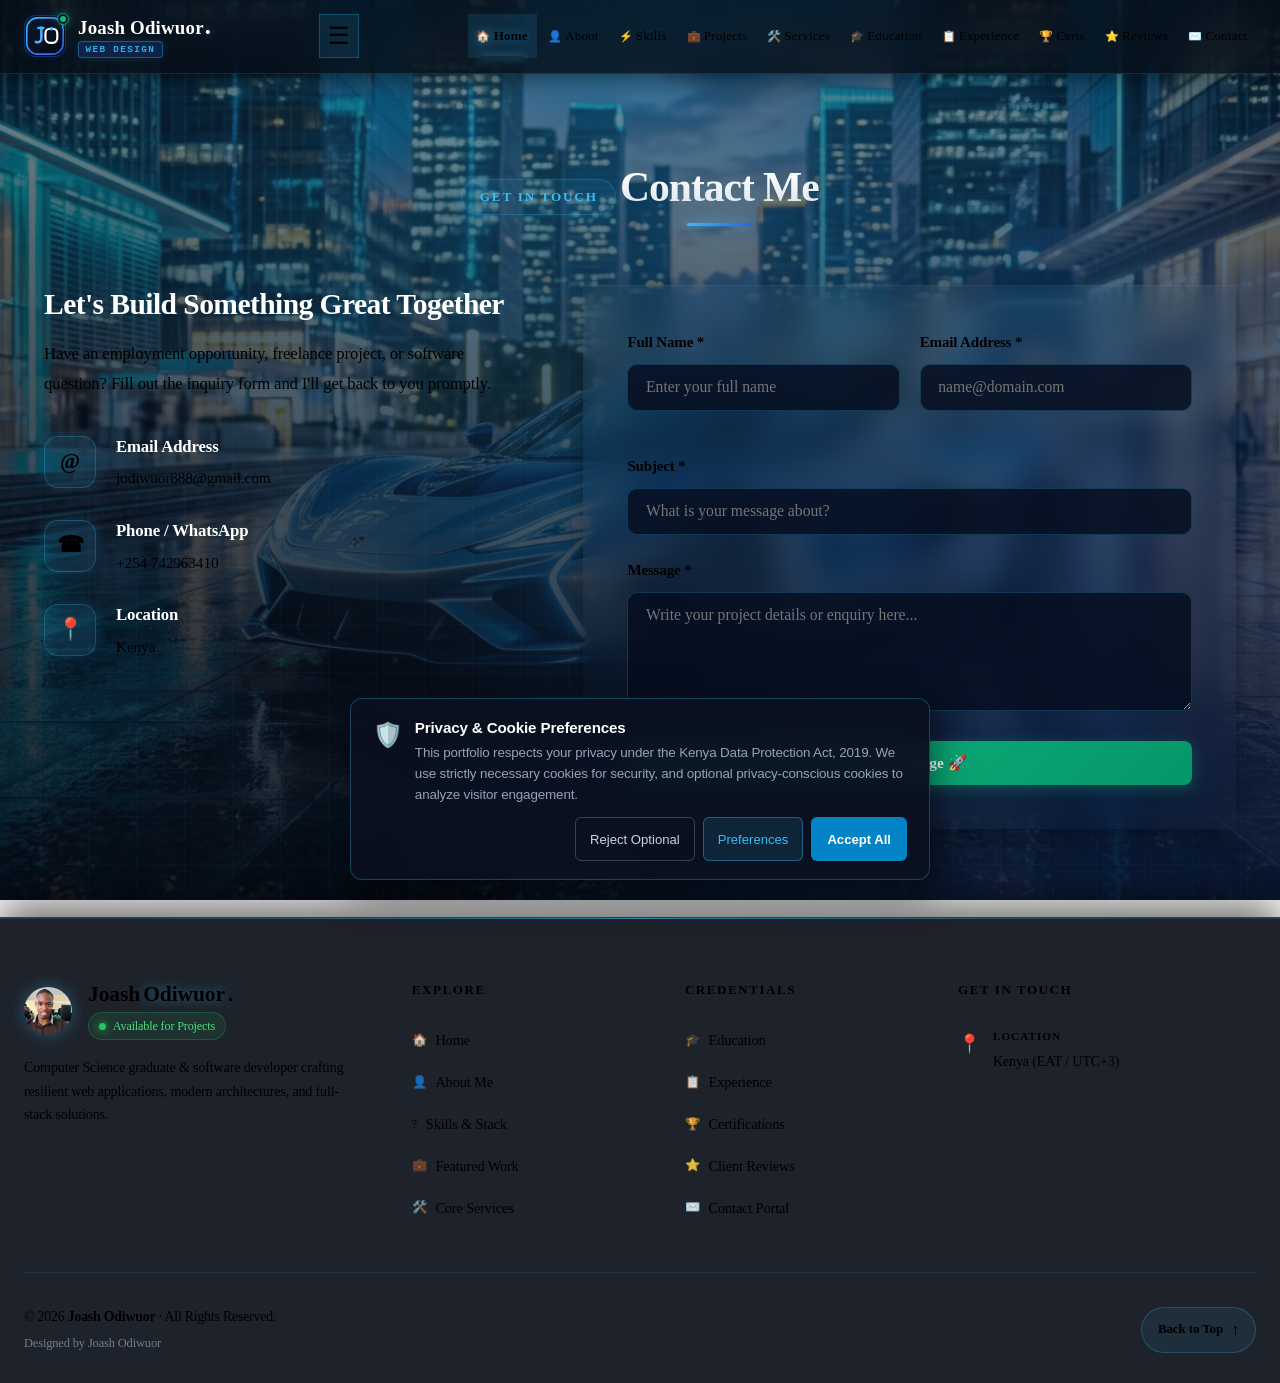
<file: frontendport/contact.html>
<!DOCTYPE html>
<html lang="en">
<head>
    <!-- Performance: Resource Hints -->
    <link rel="preconnect" href="https://fonts.googleapis.com" crossorigin>
    <link rel="preconnect" href="https://fonts.gstatic.com" crossorigin>
    <link rel="preconnect" href="https://cdnjs.cloudflare.com" crossorigin>
    <link rel="dns-prefetch" href="https://joash-portfolio-backend.onrender.com">
    <link rel="preload" href="assets/css/style.css" as="style">

    <meta charset="UTF-8">
    <meta name="viewport" content="width=device-width, initial-scale=1.0, viewport-fit=cover">
    <meta name="theme-color" content="#07111F">
    <meta name="apple-mobile-web-app-capable" content="yes">
    <meta name="apple-mobile-web-app-status-bar-style" content="black-translucent">
    <link rel="manifest" href="manifest.json">
    <link rel="apple-touch-icon" href="assets/img/profile.png">
    <meta name="description" content="Contact Joash Odiwuor - Diploma in Computer Science & Software Developer. Inquiries, collaborations, and project discussions.">
    <title>Contact Me | Joash Odiwuor</title>
    <link rel="preconnect" href="https://fonts.googleapis.com">
    <link rel="preconnect" href="https://fonts.gstatic.com" crossorigin>
    <link href="https://fonts.googleapis.com/css2?family=Plus+Jakarta+Sans:wght@400;500;600;700;800&family=Inter:wght@400;500;600&family=Poppins:wght@400;500;600;700&display=swap" rel="stylesheet">
    <link rel="stylesheet" href="assets/css/style.css">
    <link rel="stylesheet" href="assets/css/responsive.css">
    <meta name="api-base-url" content="https://joash-portfolio-backend.onrender.com">
</head>
<body>
    <a href="#main" class="skip-link">Skip to main content</a>

                        <!-- ================= MAINTENANCE MODE SCREEN ================= -->
    <div id="maintenanceScreen" class="maintenance-screen" style="display:none;" role="alertdialog" aria-modal="true" aria-label="Site under maintenance">
        <div class="maint-laser-stripe"></div>
        <div class="maint-cyber-grid"></div>
        <div class="maintenance-glow-orb orb-1"></div>
        <div class="maintenance-glow-orb orb-2"></div>
        
        <!-- Floating Digital Sparks -->
        <div class="maint-particle p1"></div>
        <div class="maint-particle p2"></div>
        <div class="maint-particle p3"></div>
        <div class="maint-particle p4"></div>
        <div class="maint-particle p5"></div>
        <div class="maint-particle p6"></div>

        <div class="maintenance-container">
            <!-- Cybernetic Corner HUD Accents -->
            <div class="maint-corner tl"></div>
            <div class="maint-corner tr"></div>
            <div class="maint-corner bl"></div>
            <div class="maint-corner br"></div>

            <div class="maintenance-avatar-wrap">
                <div class="maint-radar-ring"></div>
                <div class="maint-hud-ring-outer"></div>
                <div class="maint-hud-ring-inner"></div>
                <!-- 3D Orbiting Satellite Beacon -->
                <div class="maint-orbit-track">
                    <div class="maint-orbit-node"></div>
                </div>
                <div class="maintenance-avatar-ring"></div>
                <img src="assets/img/Joash.jpeg" alt="Joash Odiwuor" class="maintenance-avatar" onerror="this.src='assets/img/profile.png'" loading="eager" decoding="async">
                <span class="maintenance-status-dot" title="Maintenance Active"></span>
            </div>
            
            <div class="maintenance-badge">
                <span class="pulse-indicator"></span>
                <span>System Maintenance &amp; Upgrades</span>
            </div>

            <h1 class="maintenance-title">Joash Odiwuor</h1>
            <p class="maintenance-headline">Web Designer</p>

            <div class="maintenance-message-card">
                <!-- Laser Sweep Line -->
                <div class="maint-scanline"></div>

                <!-- Dual Interlocking Animated Mechanical Gears -->
                <div class="maint-quantum-scene">
                    <div class="core-ambient-disc"></div>
                    <svg class="maint-quantum-svg" viewBox="0 0 200 200" xmlns="http://www.w3.org/2000/svg">
                        <!-- HUD Brackets -->
                        <g class="core-hud-brackets">
                            <path d="M10 30 L10 10 L30 10" stroke="#38BDF8" stroke-width="2.5" fill="none" opacity="0.7"/>
                            <path d="M170 10 L190 10 L190 30" stroke="#38BDF8" stroke-width="2.5" fill="none" opacity="0.7"/>
                            <path d="M10 170 L10 190 L30 190" stroke="#38BDF8" stroke-width="2.5" fill="none" opacity="0.7"/>
                            <path d="M190 170 L190 190 L170 190" stroke="#38BDF8" stroke-width="2.5" fill="none" opacity="0.7"/>
                        </g>
                        <!-- Cross-hair targeting lines -->
                        <line x1="100" y1="20" x2="100" y2="45" stroke="#38BDF8" stroke-width="1" opacity="0.4" stroke-dasharray="4 3"/>
                        <line x1="100" y1="155" x2="100" y2="180" stroke="#38BDF8" stroke-width="1" opacity="0.4" stroke-dasharray="4 3"/>
                        <line x1="20" y1="100" x2="45" y2="100" stroke="#38BDF8" stroke-width="1" opacity="0.4" stroke-dasharray="4 3"/>
                        <line x1="155" y1="100" x2="180" y2="100" stroke="#38BDF8" stroke-width="1" opacity="0.4" stroke-dasharray="4 3"/>
                        <!-- Outer Gimbal Ring -->
                        <ellipse class="core-gimbal-outer" cx="100" cy="100" rx="68" ry="68"
                            stroke="url(#grad-outer)" stroke-width="3.5" fill="none" stroke-dasharray="12 5"/>
                        <!-- Middle Gimbal Ring (tilted) -->
                        <ellipse class="core-gimbal-mid" cx="100" cy="100" rx="68" ry="28"
                            stroke="url(#grad-mid)" stroke-width="2.5" fill="none" stroke-dasharray="8 4"/>
                        <!-- Inner Gimbal Ring (vertical tilt) -->
                        <ellipse class="core-gimbal-inner" cx="100" cy="100" rx="28" ry="68"
                            stroke="url(#grad-inner)" stroke-width="2" fill="none" stroke-dasharray="6 3"/>
                        <!-- Laser Arms -->
                        <line class="core-laser-beam-l" x1="100" y1="100" x2="32" y2="100"
                            stroke="#00FFD1" stroke-width="2.5" stroke-linecap="round" opacity="0.9"/>
                        <line class="core-laser-beam-r" x1="100" y1="100" x2="168" y2="100"
                            stroke="#FF00AA" stroke-width="2.5" stroke-linecap="round" opacity="0.9"/>
                        <!-- Laser Sparks -->
                        <circle class="core-laser-spark-l" cx="32" cy="100" r="5" fill="#00FFD1" opacity="0.9"/>
                        <circle class="core-laser-spark-r" cx="168" cy="100" r="5" fill="#FF00AA" opacity="0.9"/>
                        <!-- Flux Nodes (orbiting particles) -->
                        <circle class="core-flux-node node-a" cx="168" cy="100" r="4" fill="#38BDF8"/>
                        <circle class="core-flux-node node-b" cx="32" cy="100" r="4" fill="#A78BFA"/>
                        <circle class="core-flux-node node-c" cx="100" cy="32" r="3" fill="#34D399"/>
                        <circle class="core-flux-node node-d" cx="100" cy="168" r="3" fill="#F472B6"/>
                        <!-- Plasma Core -->
                        <circle class="core-plasma-orb" cx="100" cy="100" r="16" fill="url(#grad-plasma)"/>
                        <circle class="core-plasma-orb-inner" cx="100" cy="100" r="8" fill="white" opacity="0.9"/>
                        <!-- Gradient Defs -->
                        <defs>
                            <radialGradient id="grad-plasma" cx="50%" cy="50%" r="50%">
                                <stop offset="0%" stop-color="#FFFFFF"/>
                                <stop offset="40%" stop-color="#38BDF8"/>
                                <stop offset="100%" stop-color="#2563EB" stop-opacity="0"/>
                            </radialGradient>
                            <linearGradient id="grad-outer" x1="0%" y1="0%" x2="100%" y2="100%">
                                <stop offset="0%" stop-color="#38BDF8"/>
                                <stop offset="50%" stop-color="#A78BFA"/>
                                <stop offset="100%" stop-color="#38BDF8"/>
                            </linearGradient>
                            <linearGradient id="grad-mid" x1="0%" y1="0%" x2="100%" y2="0%">
                                <stop offset="0%" stop-color="#00FFD1"/>
                                <stop offset="100%" stop-color="#2563EB"/>
                            </linearGradient>
                            <linearGradient id="grad-inner" x1="0%" y1="0%" x2="0%" y2="100%">
                                <stop offset="0%" stop-color="#F472B6"/>
                                <stop offset="100%" stop-color="#A78BFA"/>
                            </linearGradient>
                        </defs>
                    </svg>
                </div>

                <h3 class="maintenance-msg-heading">We'll Be Right Back</h3>
                <p class="maintenance-text" id="maintenanceMessageText">
                    The portfolio is briefly undergoing scheduled updates. Please check back shortly.
                </p>

                <!-- Live Scrolling Cyber Telemetry Console Stream -->
                <div class="maint-telemetry-console">
                    <span class="telemetry-badge">LIVE SYNC</span>
                    <div class="telemetry-marquee-wrap">
                        <span class="telemetry-marquee">OPTIMIZING ASSETS // PIPELINE PASSING // CACHE PURGE 96% // ZERO DOWNTIME SSL // BACKEND CONNECTED // SECURE REST API ONLINE // </span>
                    </div>
                </div>

                <!-- Live Diagnostics Progress Tracker -->
                <div class="maintenance-progress-bar">
                    <div class="maintenance-progress-fill"></div>
                </div>

                <div class="maint-status-pill">
                    <span class="maint-live-dot"></span>
                    <span>Deployment in progress &bull; Systems updating</span>
                </div>
            </div>

            <div class="maintenance-contact-hint">
                <span>Direct inquiries during updates:</span>
                <a href="mailto:jodiwuor888@gmail.com" class="maintenance-email-link">jodiwuor888@gmail.com</a>
            </div>

            <div class="maintenance-footer">
                <p class="maintenance-note">&copy; 2026 Joash Odiwuor. All rights reserved.</p>
            </div>
        </div>
    </div>

    <!-- ================= HEADER & NAVIGATION ================= -->
    <header>
        <nav class="navbar">
            <a href="index.html#home" class="logo" aria-label="Joash Odiwuor - Portfolio Home">
                <div class="logo-mark">
                    <svg class="logo-icon" viewBox="0 0 44 44" fill="none" xmlns="http://www.w3.org/2000/svg" aria-hidden="true">
                        <defs>
                            <linearGradient id="logoBorderGrad" x1="0%" y1="0%" x2="100%" y2="100%">
                                <stop offset="0%" stop-color="#38BDF8" />
                                <stop offset="50%" stop-color="#3B82F6" />
                                <stop offset="100%" stop-color="#2563EB" />
                            </linearGradient>
                            <linearGradient id="logoBgGrad" x1="0%" y1="0%" x2="100%" y2="100%">
                                <stop offset="0%" stop-color="#0B1730" />
                                <stop offset="100%" stop-color="#050B16" />
                            </linearGradient>
                            <linearGradient id="joGrad" x1="0%" y1="0%" x2="100%" y2="100%">
                                <stop offset="0%" stop-color="#38BDF8" />
                                <stop offset="100%" stop-color="#60A5FA" />
                            </linearGradient>
                        </defs>
                        <rect x="2" y="2" width="40" height="40" rx="12" fill="url(#logoBgGrad)" stroke="url(#logoBorderGrad)" stroke-width="1.8" />
                        <path d="M18 13V24.5C18 28 15.5 29.5 12 28.5" stroke="url(#joGrad)" stroke-width="2.8" stroke-linecap="round" stroke-linejoin="round" />
                        <path d="M14.5 13H20.5" stroke="#38BDF8" stroke-width="2.4" stroke-linecap="round" />
                        <rect x="22.5" y="14" width="13" height="15.5" rx="5" stroke="#FFFFFF" stroke-width="2.4" stroke-linecap="round" />
                        <circle cx="29" cy="14" r="2" fill="#38BDF8" />
                    </svg>
                    <span class="logo-status-beacon" title="Available for projects"></span>
                </div>
                <div class="logo-text-wrap">
                    <span class="logo-title"><span id="brandName">Joash Odiwuor</span><span class="logo-dot">.</span></span>
                    <span class="logo-subtitle"><span class="logo-sub-badge">WEB DESIGN</span></span>
                </div>
            </a>

            <button class="menu-toggle" aria-label="Toggle navigation menu" aria-expanded="false" aria-controls="primaryNav">☰</button>

            <ul class="nav-links" id="primaryNav">
                <li><a href="index.html#home"><span class="nav-icon">🏠</span>Home</a></li>
                <li><a href="about.html"><span class="nav-icon">👤</span>About</a></li>
                <li><a href="index.html#skills"><span class="nav-icon">⚡</span>Skills</a></li>
                <li><a href="projects.html"><span class="nav-icon">💼</span>Projects</a></li>
                <li><a href="services.html"><span class="nav-icon">🛠️</span>Services</a></li>
                <li><a href="index.html#education"><span class="nav-icon">🎓</span>Education</a></li>
                <li><a href="index.html#experience"><span class="nav-icon">📋</span>Experience</a></li>
                <li><a href="index.html#certificates"><span class="nav-icon">🏆</span>Certs</a></li>
                <li><a href="testimonials.html"><span class="nav-icon">⭐</span>Reviews</a></li>
                <li><a href="contact.html" class="active"><span class="nav-icon">✉️</span>Contact</a></li>
            </ul>
        </nav>
    </header>

    <main id="main" class="section">
        <div class="section-title">
            <p>GET IN TOUCH</p>
            <h2>Contact Me</h2>
        </div>

        <div class="contact-container">
            <div class="contact-info">
                <h3>Let's Build Something Great Together</h3>
                <p>Have an employment opportunity, freelance project, or software question? Fill out the inquiry form and I'll get back to you promptly.</p>

                <div class="contact-item">
                    <div class="contact-icon">@</div>
                    <div>
                        <strong>Email Address</strong>
                        <p id="contactEmail">jodiwuor888@gmail.com</p>
                    </div>
                </div>

                <div class="contact-item">
                    <div class="contact-icon">☎</div>
                    <div>
                        <strong>Phone / WhatsApp</strong>
                        <p id="contactPhone">+254 742963410</p>
                    </div>
                </div>

                <div class="contact-item">
                    <div class="contact-icon">📍</div>
                    <div>
                        <strong>Location</strong>
                        <p id="contactLocation">Kenya</p>
                    </div>
                </div>
            </div>

            <form id="contactForm" class="contact-form">
                <input type="text" id="contactWebsite" name="website" class="visually-hidden" tabindex="-1" autocomplete="off">
                <div class="form-row">
                    <div class="form-group">
                        <label for="contactName">Full Name *</label>
                        <input type="text" id="contactName" placeholder="Enter your full name" required minlength="2" maxlength="100">
                    </div>
                    <div class="form-group">
                        <label for="contactEmailInput">Email Address *</label>
                        <input type="email" id="contactEmailInput" placeholder="name@domain.com" required maxlength="120">
                    </div>
                </div>
                <div class="form-group">
                    <label for="contactSubject">Subject *</label>
                    <input type="text" id="contactSubject" placeholder="What is your message about?" required minlength="3" maxlength="200">
                </div>
                <div class="form-group">
                    <label for="contactMessage">Message *</label>
                    <textarea id="contactMessage" rows="5" placeholder="Write your project details or enquiry here..." required minlength="10" maxlength="5000"></textarea>
                </div>
                <button type="submit" class="btn primary-btn" style="width: 100%;">Send Message 🚀</button>
            </form>
        </div>
    </main>

    <!-- ================= FOOTER ================= -->
    <footer class="site-footer">
        <div class="footer-top">
            <!-- COLUMN 1: BRAND & SOCIAL -->
            <div class="footer-brand">
                <div class="footer-brand-header">
                    <img src="assets/img/profile.png" alt="Joash Odiwuor" class="footer-avatar" onerror="this.src='assets/img/Joash.jpeg'" loading="lazy" decoding="async">
                    <div class="footer-brand-info">
                        <div class="footer-brand-name">
                            Joash <span class="accent">Odiwuor</span><span class="logo-dot">.</span>
                        </div>
                        <span class="footer-status-badge">
                            <span class="status-pulse-dot"></span> Available for Projects
                        </span>
                    </div>
                </div>
                <p class="footer-tagline">
                    Computer Science graduate &amp; software developer crafting resilient web applications, modern architectures, and full-stack solutions.
                </p>
                <div class="footer-social-block">
                    <span class="footer-social-label">Connect &amp; Socials</span>
                    <div class="footer-social"></div>
                </div>
            </div>

            <!-- COLUMN 2: EXPLORE NAVIGATION -->
            <div class="footer-nav-col">
                <h4 class="footer-col-title">Explore</h4>
                <ul class="footer-links-list">
                    <li><a href="index.html#home"><span class="ficon">🏠</span> Home</a></li>
                    <li><a href="about.html"><span class="ficon">👤</span> About Me</a></li>
                    <li><a href="index.html#skills"><span class="ficon">?</span> Skills &amp; Stack</a></li>
                    <li><a href="projects.html"><span class="ficon">💼</span> Featured Work</a></li>
                    <li><a href="services.html"><span class="ficon">🛠️</span> Core Services</a></li>
                </ul>
            </div>

            <!-- COLUMN 3: CREDENTIALS & REVIEWS -->
            <div class="footer-nav-col">
                <h4 class="footer-col-title">Credentials</h4>
                <ul class="footer-links-list">
                    <li><a href="index.html#education"><span class="ficon">🎓</span> Education</a></li>
                    <li><a href="index.html#experience"><span class="ficon">📋</span> Experience</a></li>
                    <li><a href="index.html#certificates"><span class="ficon">🏆</span> Certifications</a></li>
                    <li><a href="testimonials.html"><span class="ficon">⭐</span> Client Reviews</a></li>
                    <li><a href="contact.html"><span class="ficon">✉️</span> Contact Portal</a></li>
                </ul>
            </div>

            <!-- COLUMN 4: DIRECT CONNECT & ADMIN PORTAL -->
            <div class="footer-action-col">
                <h4 class="footer-col-title">Get in Touch</h4>
                <div class="footer-contact-info">
                    <div class="footer-contact-item">
                        <span class="fci">📍</span>
                        <div class="fci-content">
                            <span class="fci-label">Location</span>
                            <span class="fci-value">Kenya (EAT / UTC+3)</span>
                        </div>
                    </div>
                    <div class="footer-contact-item footer-email-item">
                        <span class="fci">📍</span>
                        <div class="fci-content">
                            <span class="fci-label">Direct Email</span>
                            <a href="mailto:jodiwuor888@gmail.com" class="fci-value footer-mail-link">jodiwuor888@gmail.com</a>
                        </div>
                    </div>
                </div>

                
            </div>
        </div>

        <!-- FOOTER BOTTOM BAR -->
        <div class="footer-bottom">
            <div class="footer-copyright">
                <p>© 2026 <strong>Joash Odiwuor</strong> · All Rights Reserved.</p>
                <span class="footer-subtext">Designed by Joash Odiwuor</span>
            </div>
            <div class="footer-back-to-top-wrapper">
                <a href="#contact" class="footer-back-to-top" title="Scroll back to top">
                    <span class="btt-text">Back to Top</span>
                    <span class="btt-icon">↑</span>
                </a>
            </div>
        </div>
    </footer>

    <script src="assets/js/api.js" defer></script>
    <script src="assets/js/main.js" defer></script>
    <script src="assets/js/cookie-consent.js" defer></script>
    <script src="assets/js/analytics.js" defer></script>

    <script>
        if ('serviceWorker' in navigator) {
            window.addEventListener('load', function() {
                navigator.serviceWorker.register('./sw.js', { scope: './' })
                    .then(function(reg) { console.log('[PWA] SW registered:', reg.scope); })
                    .catch(function(err) { console.warn('[PWA] SW registration failed:', err); });
            });
        }
    </script>
</body>
</html>
</file>
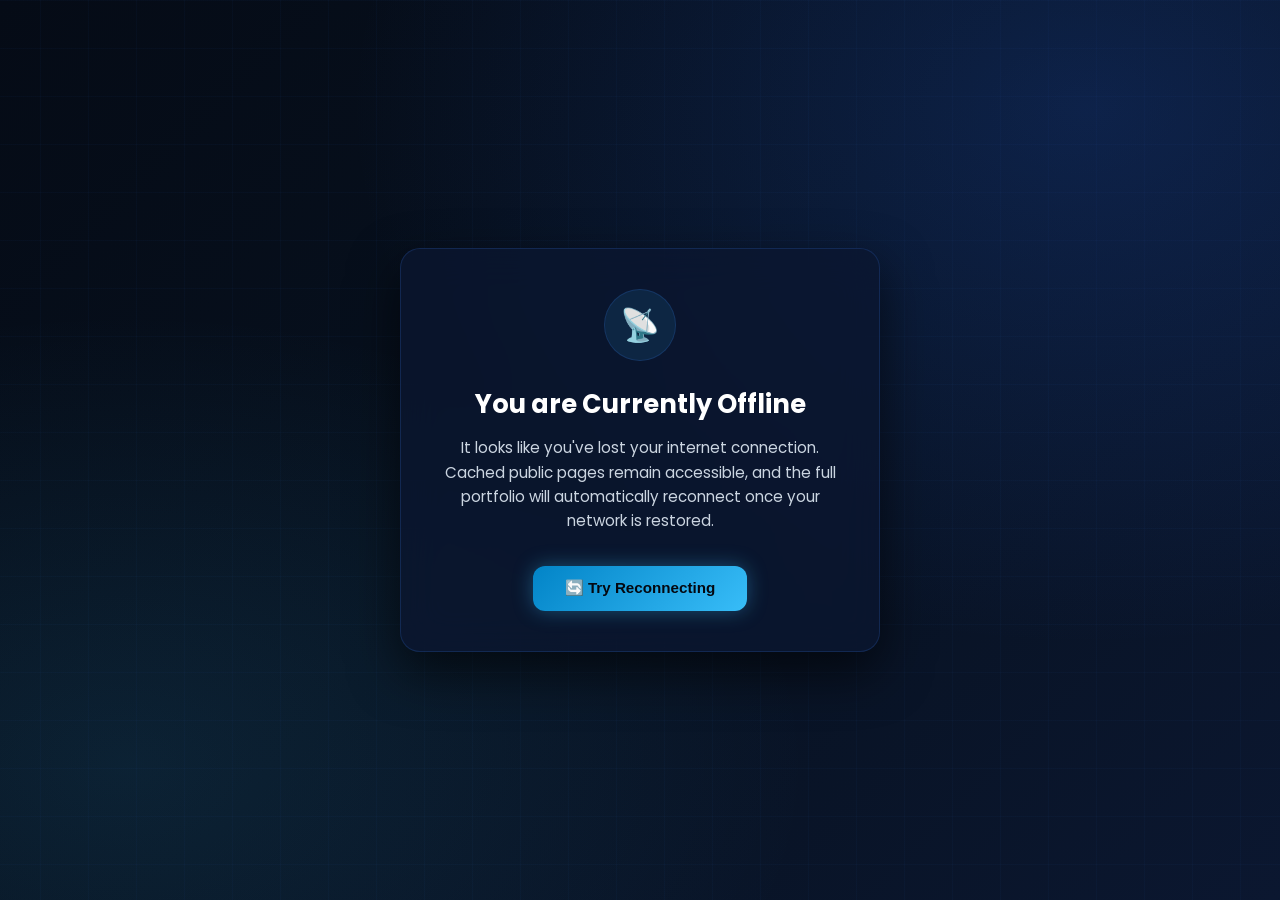
<file: frontendport/offline.html>
<!DOCTYPE html>
<html lang="en">
<head>
    <meta charset="UTF-8">
    <meta name="viewport" content="width=device-width, initial-scale=1.0, viewport-fit=cover">
    <meta name="theme-color" content="#07111F">
    <title>Offline | Joash Odiwuor Portfolio</title>
    <link rel="preconnect" href="https://fonts.googleapis.com">
    <link rel="preconnect" href="https://fonts.gstatic.com" crossorigin>
    <link href="https://fonts.googleapis.com/css2?family=Poppins:wght@400;600;700&display=swap" rel="stylesheet">
    <style>
        :root {
            --bg-primary: #07111F;
            --bg-secondary: #0B1730;
            --bg-deep: #050B16;
            --blue-primary: #2563EB;
            --blue-bright: #3B82F6;
            --cyan-accent: #38BDF8;
            --text-primary: #FFFFFF;
            --accent-electric: #38bdf8;
            --accent-glow: rgba(56, 189, 248, 0.35);
            --text-main: #f1f5f9;
            --text-sub: #cbd5e1;
            --card-bg: rgba(11, 23, 48, 0.78);
            --border: rgba(59, 130, 246, 0.18);
        }
        * { box-sizing: border-box; margin: 0; padding: 0; }
        html {
            min-height: 100%;
            background: var(--bg-primary);
        }
        body {
            position: relative;
            isolation: isolate;
            background-color: var(--bg-primary);
            background-image:
                radial-gradient(ellipse at 85% 12%, rgba(37, 99, 235, 0.20) 0%, transparent 48%),
                radial-gradient(ellipse at 10% 85%, rgba(56, 189, 248, 0.10) 0%, transparent 42%),
                linear-gradient(135deg, #050B16 0%, #07111F 48%, #0B1730 100%);
            background-repeat: no-repeat;
            background-position: center top;
            background-size: 100% 100%;
            background-attachment: fixed;
            color: var(--text-main);
            font-family: 'Poppins', -apple-system, BlinkMacSystemFont, 'Segoe UI', Roboto, sans-serif;
            min-height: 100vh;
            min-height: 100dvh;
            display: flex;
            align-items: center;
            justify-content: center;
            padding: 1.5rem;
            text-align: center;
        }
        body::before {
            content: "";
            position: fixed;
            inset: 0;
            z-index: -1;
            pointer-events: none;
            background-image:
                linear-gradient(rgba(59, 130, 246, 0.035) 1px, transparent 1px),
                linear-gradient(90deg, rgba(59, 130, 246, 0.035) 1px, transparent 1px);
            background-size: 48px 48px;
            background-position: center top;
        }
        .offline-card {
            background: var(--card-bg);
            border: 1px solid var(--border);
            border-radius: 20px;
            padding: 2.5rem 2rem;
            max-width: 480px;
            width: 100%;
            box-shadow: 0 20px 50px rgba(0, 0, 0, 0.6);
            backdrop-filter: blur(20px);
            -webkit-backdrop-filter: blur(20px);
        }
        .offline-icon {
            width: 72px;
            height: 72px;
            margin: 0 auto 1.5rem;
            border-radius: 50%;
            background: rgba(56, 189, 248, 0.1);
            border: 1px solid var(--border);
            display: flex;
            align-items: center;
            justify-content: center;
            font-size: 2rem;
            color: var(--accent-electric);
        }
        h1 {
            font-size: 1.6rem;
            margin-bottom: 0.75rem;
            color: #fff;
        }
        p {
            color: var(--text-sub);
            font-size: 0.95rem;
            line-height: 1.6;
            margin-bottom: 2rem;
        }
        .btn-retry {
            display: inline-flex;
            align-items: center;
            justify-content: center;
            gap: 0.5rem;
            background: linear-gradient(135deg, #0284c7, var(--accent-electric));
            color: #040810;
            font-weight: 600;
            font-size: 0.95rem;
            padding: 0.85rem 2rem;
            border-radius: 12px;
            border: none;
            cursor: pointer;
            text-decoration: none;
            box-shadow: 0 0 20px var(--accent-glow);
            transition: transform 0.2s ease, box-shadow 0.2s ease;
            min-height: 44px;
            min-width: 44px;
        }
        .btn-retry:hover {
            transform: translateY(-2px);
            box-shadow: 0 0 30px var(--accent-glow);
        }
    </style>
</head>
<body>
    <div class="offline-card">
        <div class="offline-icon" aria-hidden="true">📡</div>
        <h1>You are Currently Offline</h1>
        <p>It looks like you've lost your internet connection. Cached public pages remain accessible, and the full portfolio will automatically reconnect once your network is restored.</p>
        <button class="btn-retry" onclick="checkConnection()">
            <span>🔄 Try Reconnecting</span>
        </button>
    </div>
    <script>
        function checkConnection() {
            if (navigator.onLine) {
                window.location.reload();
            } else {
                alert('Still offline. Please check your Wi-Fi or cellular mobile data connection.');
            }
        }
        window.addEventListener('online', () => {
            window.location.reload();
        });
    </script>
</body>
</html>
</file>
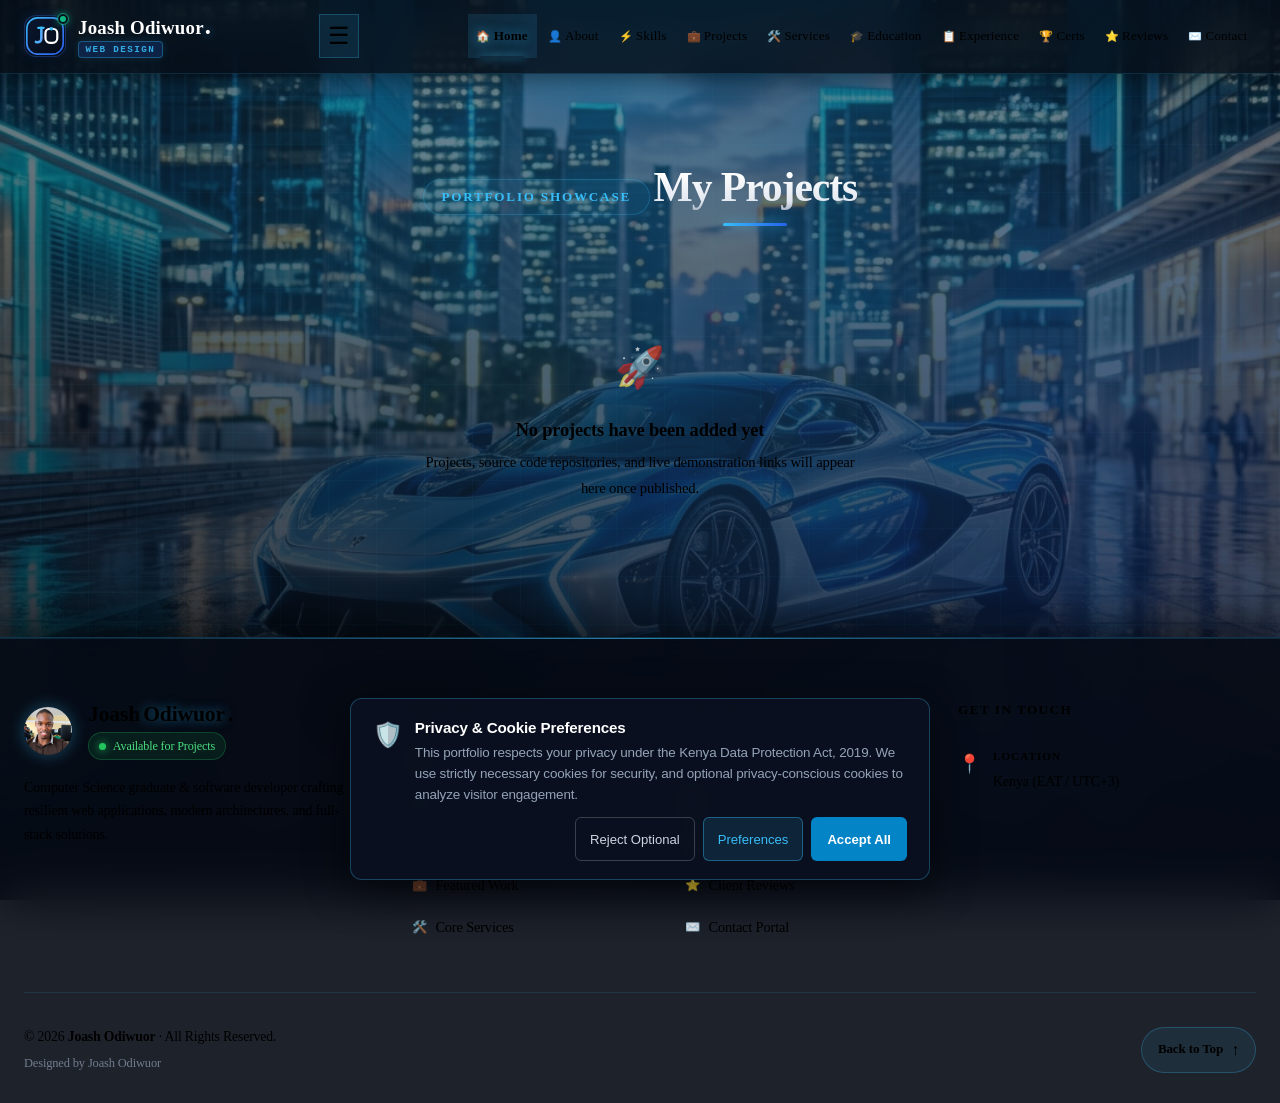
<file: frontendport/projects.html>
<!DOCTYPE html>
<html lang="en">
<head>
    <!-- Performance: Resource Hints -->
    <link rel="preconnect" href="https://fonts.googleapis.com" crossorigin>
    <link rel="preconnect" href="https://fonts.gstatic.com" crossorigin>
    <link rel="preconnect" href="https://cdnjs.cloudflare.com" crossorigin>
    <link rel="dns-prefetch" href="https://joash-portfolio-backend.onrender.com">
    <link rel="preload" href="assets/css/style.css" as="style">

    <meta charset="UTF-8">
    <meta name="viewport" content="width=device-width, initial-scale=1.0, viewport-fit=cover">
    <meta name="theme-color" content="#07111F">
    <meta name="apple-mobile-web-app-capable" content="yes">
    <meta name="apple-mobile-web-app-status-bar-style" content="black-translucent">
    <link rel="manifest" href="manifest.json">
    <link rel="apple-touch-icon" href="assets/img/profile.png">
    <meta name="description" content="Software development and database projects portfolio of Joash Odiwuor - Java Spring Boot & Modern Web Applications.">
    <title>Projects Portfolio | Joash Odiwuor</title>
    <link rel="preconnect" href="https://fonts.googleapis.com">
    <link rel="preconnect" href="https://fonts.gstatic.com" crossorigin>
    <link href="https://fonts.googleapis.com/css2?family=Plus+Jakarta+Sans:wght@400;500;600;700;800&family=Inter:wght@400;500;600&family=Poppins:wght@400;500;600;700&display=swap" rel="stylesheet">
    <link rel="stylesheet" href="assets/css/style.css">
    <link rel="stylesheet" href="assets/css/responsive.css">
    <meta name="api-base-url" content="https://joash-portfolio-backend.onrender.com">
</head>
<body>
    <a href="#main" class="skip-link">Skip to main content</a>

                        <!-- ================= MAINTENANCE MODE SCREEN ================= -->
    <div id="maintenanceScreen" class="maintenance-screen" style="display:none;" role="alertdialog" aria-modal="true" aria-label="Site under maintenance">
        <div class="maint-laser-stripe"></div>
        <div class="maint-cyber-grid"></div>
        <div class="maintenance-glow-orb orb-1"></div>
        <div class="maintenance-glow-orb orb-2"></div>
        
        <!-- Floating Digital Sparks -->
        <div class="maint-particle p1"></div>
        <div class="maint-particle p2"></div>
        <div class="maint-particle p3"></div>
        <div class="maint-particle p4"></div>
        <div class="maint-particle p5"></div>
        <div class="maint-particle p6"></div>

        <div class="maintenance-container">
            <!-- Cybernetic Corner HUD Accents -->
            <div class="maint-corner tl"></div>
            <div class="maint-corner tr"></div>
            <div class="maint-corner bl"></div>
            <div class="maint-corner br"></div>

            <div class="maintenance-avatar-wrap">
                <div class="maint-radar-ring"></div>
                <div class="maint-hud-ring-outer"></div>
                <div class="maint-hud-ring-inner"></div>
                <!-- 3D Orbiting Satellite Beacon -->
                <div class="maint-orbit-track">
                    <div class="maint-orbit-node"></div>
                </div>
                <div class="maintenance-avatar-ring"></div>
                <img src="assets/img/Joash.jpeg" alt="Joash Odiwuor" class="maintenance-avatar" onerror="this.src='assets/img/profile.png'" loading="eager" decoding="async">
                <span class="maintenance-status-dot" title="Maintenance Active"></span>
            </div>
            
            <div class="maintenance-badge">
                <span class="pulse-indicator"></span>
                <span>System Maintenance &amp; Upgrades</span>
            </div>

            <h1 class="maintenance-title">Joash Odiwuor</h1>
            <p class="maintenance-headline">Web Designer</p>

            <div class="maintenance-message-card">
                <!-- Laser Sweep Line -->
                <div class="maint-scanline"></div>

                <!-- Dual Interlocking Animated Mechanical Gears -->
                <div class="maint-quantum-scene">
                    <div class="core-ambient-disc"></div>
                    <svg class="maint-quantum-svg" viewBox="0 0 200 200" xmlns="http://www.w3.org/2000/svg">
                        <!-- HUD Brackets -->
                        <g class="core-hud-brackets">
                            <path d="M10 30 L10 10 L30 10" stroke="#38BDF8" stroke-width="2.5" fill="none" opacity="0.7"/>
                            <path d="M170 10 L190 10 L190 30" stroke="#38BDF8" stroke-width="2.5" fill="none" opacity="0.7"/>
                            <path d="M10 170 L10 190 L30 190" stroke="#38BDF8" stroke-width="2.5" fill="none" opacity="0.7"/>
                            <path d="M190 170 L190 190 L170 190" stroke="#38BDF8" stroke-width="2.5" fill="none" opacity="0.7"/>
                        </g>
                        <!-- Cross-hair targeting lines -->
                        <line x1="100" y1="20" x2="100" y2="45" stroke="#38BDF8" stroke-width="1" opacity="0.4" stroke-dasharray="4 3"/>
                        <line x1="100" y1="155" x2="100" y2="180" stroke="#38BDF8" stroke-width="1" opacity="0.4" stroke-dasharray="4 3"/>
                        <line x1="20" y1="100" x2="45" y2="100" stroke="#38BDF8" stroke-width="1" opacity="0.4" stroke-dasharray="4 3"/>
                        <line x1="155" y1="100" x2="180" y2="100" stroke="#38BDF8" stroke-width="1" opacity="0.4" stroke-dasharray="4 3"/>
                        <!-- Outer Gimbal Ring -->
                        <ellipse class="core-gimbal-outer" cx="100" cy="100" rx="68" ry="68"
                            stroke="url(#grad-outer)" stroke-width="3.5" fill="none" stroke-dasharray="12 5"/>
                        <!-- Middle Gimbal Ring (tilted) -->
                        <ellipse class="core-gimbal-mid" cx="100" cy="100" rx="68" ry="28"
                            stroke="url(#grad-mid)" stroke-width="2.5" fill="none" stroke-dasharray="8 4"/>
                        <!-- Inner Gimbal Ring (vertical tilt) -->
                        <ellipse class="core-gimbal-inner" cx="100" cy="100" rx="28" ry="68"
                            stroke="url(#grad-inner)" stroke-width="2" fill="none" stroke-dasharray="6 3"/>
                        <!-- Laser Arms -->
                        <line class="core-laser-beam-l" x1="100" y1="100" x2="32" y2="100"
                            stroke="#00FFD1" stroke-width="2.5" stroke-linecap="round" opacity="0.9"/>
                        <line class="core-laser-beam-r" x1="100" y1="100" x2="168" y2="100"
                            stroke="#FF00AA" stroke-width="2.5" stroke-linecap="round" opacity="0.9"/>
                        <!-- Laser Sparks -->
                        <circle class="core-laser-spark-l" cx="32" cy="100" r="5" fill="#00FFD1" opacity="0.9"/>
                        <circle class="core-laser-spark-r" cx="168" cy="100" r="5" fill="#FF00AA" opacity="0.9"/>
                        <!-- Flux Nodes (orbiting particles) -->
                        <circle class="core-flux-node node-a" cx="168" cy="100" r="4" fill="#38BDF8"/>
                        <circle class="core-flux-node node-b" cx="32" cy="100" r="4" fill="#A78BFA"/>
                        <circle class="core-flux-node node-c" cx="100" cy="32" r="3" fill="#34D399"/>
                        <circle class="core-flux-node node-d" cx="100" cy="168" r="3" fill="#F472B6"/>
                        <!-- Plasma Core -->
                        <circle class="core-plasma-orb" cx="100" cy="100" r="16" fill="url(#grad-plasma)"/>
                        <circle class="core-plasma-orb-inner" cx="100" cy="100" r="8" fill="white" opacity="0.9"/>
                        <!-- Gradient Defs -->
                        <defs>
                            <radialGradient id="grad-plasma" cx="50%" cy="50%" r="50%">
                                <stop offset="0%" stop-color="#FFFFFF"/>
                                <stop offset="40%" stop-color="#38BDF8"/>
                                <stop offset="100%" stop-color="#2563EB" stop-opacity="0"/>
                            </radialGradient>
                            <linearGradient id="grad-outer" x1="0%" y1="0%" x2="100%" y2="100%">
                                <stop offset="0%" stop-color="#38BDF8"/>
                                <stop offset="50%" stop-color="#A78BFA"/>
                                <stop offset="100%" stop-color="#38BDF8"/>
                            </linearGradient>
                            <linearGradient id="grad-mid" x1="0%" y1="0%" x2="100%" y2="0%">
                                <stop offset="0%" stop-color="#00FFD1"/>
                                <stop offset="100%" stop-color="#2563EB"/>
                            </linearGradient>
                            <linearGradient id="grad-inner" x1="0%" y1="0%" x2="0%" y2="100%">
                                <stop offset="0%" stop-color="#F472B6"/>
                                <stop offset="100%" stop-color="#A78BFA"/>
                            </linearGradient>
                        </defs>
                    </svg>
                </div>

                <h3 class="maintenance-msg-heading">We'll Be Right Back</h3>
                <p class="maintenance-text" id="maintenanceMessageText">
                    The portfolio is briefly undergoing scheduled updates. Please check back shortly.
                </p>

                <!-- Live Scrolling Cyber Telemetry Console Stream -->
                <div class="maint-telemetry-console">
                    <span class="telemetry-badge">LIVE SYNC</span>
                    <div class="telemetry-marquee-wrap">
                        <span class="telemetry-marquee">OPTIMIZING ASSETS // PIPELINE PASSING // CACHE PURGE 96% // ZERO DOWNTIME SSL // BACKEND CONNECTED // SECURE REST API ONLINE // </span>
                    </div>
                </div>

                <!-- Live Diagnostics Progress Tracker -->
                <div class="maintenance-progress-bar">
                    <div class="maintenance-progress-fill"></div>
                </div>

                <div class="maint-status-pill">
                    <span class="maint-live-dot"></span>
                    <span>Deployment in progress &bull; Systems updating</span>
                </div>
            </div>

            <div class="maintenance-contact-hint">
                <span>Direct inquiries during updates:</span>
                <a href="mailto:jodiwuor888@gmail.com" class="maintenance-email-link">jodiwuor888@gmail.com</a>
            </div>

            <div class="maintenance-footer">
                <p class="maintenance-note">&copy; 2026 Joash Odiwuor. All rights reserved.</p>
            </div>
        </div>
    </div>

    <!-- ================= HEADER & NAVIGATION ================= -->
    <header>
        <nav class="navbar">
            <a href="index.html#home" class="logo" aria-label="Joash Odiwuor - Portfolio Home">
                <div class="logo-mark">
                    <svg class="logo-icon" viewBox="0 0 44 44" fill="none" xmlns="http://www.w3.org/2000/svg" aria-hidden="true">
                        <defs>
                            <linearGradient id="logoBorderGrad" x1="0%" y1="0%" x2="100%" y2="100%">
                                <stop offset="0%" stop-color="#38BDF8" />
                                <stop offset="50%" stop-color="#3B82F6" />
                                <stop offset="100%" stop-color="#2563EB" />
                            </linearGradient>
                            <linearGradient id="logoBgGrad" x1="0%" y1="0%" x2="100%" y2="100%">
                                <stop offset="0%" stop-color="#0B1730" />
                                <stop offset="100%" stop-color="#050B16" />
                            </linearGradient>
                            <linearGradient id="joGrad" x1="0%" y1="0%" x2="100%" y2="100%">
                                <stop offset="0%" stop-color="#38BDF8" />
                                <stop offset="100%" stop-color="#60A5FA" />
                            </linearGradient>
                        </defs>
                        <rect x="2" y="2" width="40" height="40" rx="12" fill="url(#logoBgGrad)" stroke="url(#logoBorderGrad)" stroke-width="1.8" />
                        <path d="M18 13V24.5C18 28 15.5 29.5 12 28.5" stroke="url(#joGrad)" stroke-width="2.8" stroke-linecap="round" stroke-linejoin="round" />
                        <path d="M14.5 13H20.5" stroke="#38BDF8" stroke-width="2.4" stroke-linecap="round" />
                        <rect x="22.5" y="14" width="13" height="15.5" rx="5" stroke="#FFFFFF" stroke-width="2.4" stroke-linecap="round" />
                        <circle cx="29" cy="14" r="2" fill="#38BDF8" />
                    </svg>
                    <span class="logo-status-beacon" title="Available for projects"></span>
                </div>
                <div class="logo-text-wrap">
                    <span class="logo-title"><span id="brandName">Joash Odiwuor</span><span class="logo-dot">.</span></span>
                    <span class="logo-subtitle"><span class="logo-sub-badge">WEB DESIGN</span></span>
                </div>
            </a>

            <button class="menu-toggle" aria-label="Toggle navigation menu" aria-expanded="false" aria-controls="primaryNav">☰</button>

            <ul class="nav-links" id="primaryNav">
                <li><a href="index.html#home"><span class="nav-icon">🏠</span>Home</a></li>
                <li><a href="about.html"><span class="nav-icon">👤</span>About</a></li>
                <li><a href="index.html#skills"><span class="nav-icon">⚡</span>Skills</a></li>
                <li><a href="projects.html" class="active"><span class="nav-icon">💼</span>Projects</a></li>
                <li><a href="services.html"><span class="nav-icon">🛠️</span>Services</a></li>
                <li><a href="index.html#education"><span class="nav-icon">🎓</span>Education</a></li>
                <li><a href="index.html#experience"><span class="nav-icon">📋</span>Experience</a></li>
                <li><a href="index.html#certificates"><span class="nav-icon">🏆</span>Certs</a></li>
                <li><a href="testimonials.html"><span class="nav-icon">⭐</span>Reviews</a></li>
                <li><a href="contact.html"><span class="nav-icon">✉️</span>Contact</a></li>
            </ul>
        </nav>
    </header>

    <main id="main" class="section">
        <div class="section-title">
            <p>PORTFOLIO SHOWCASE</p>
            <h2>My Projects</h2>
        </div>
        <div id="projectsContainer" class="projects-container">
            <!-- Dynamically populated from REST API -->
        </div>
    </main>

    <!-- ================= FOOTER ================= -->
    <footer class="site-footer">
        <div class="footer-top">
            <!-- COLUMN 1: BRAND & SOCIAL -->
            <div class="footer-brand">
                <div class="footer-brand-header">
                    <img src="assets/img/profile.png" alt="Joash Odiwuor" class="footer-avatar" onerror="this.src='assets/img/Joash.jpeg'" loading="lazy" decoding="async">
                    <div class="footer-brand-info">
                        <div class="footer-brand-name">
                            Joash <span class="accent">Odiwuor</span><span class="logo-dot">.</span>
                        </div>
                        <span class="footer-status-badge">
                            <span class="status-pulse-dot"></span> Available for Projects
                        </span>
                    </div>
                </div>
                <p class="footer-tagline">
                    Computer Science graduate &amp; software developer crafting resilient web applications, modern architectures, and full-stack solutions.
                </p>
                <div class="footer-social-block">
                    <span class="footer-social-label">Connect &amp; Socials</span>
                    <div class="footer-social"></div>
                </div>
            </div>

            <!-- COLUMN 2: EXPLORE NAVIGATION -->
            <div class="footer-nav-col">
                <h4 class="footer-col-title">Explore</h4>
                <ul class="footer-links-list">
                    <li><a href="index.html#home"><span class="ficon">🏠</span> Home</a></li>
                    <li><a href="about.html"><span class="ficon">👤</span> About Me</a></li>
                    <li><a href="index.html#skills"><span class="ficon">?</span> Skills &amp; Stack</a></li>
                    <li><a href="projects.html"><span class="ficon">💼</span> Featured Work</a></li>
                    <li><a href="services.html"><span class="ficon">🛠️</span> Core Services</a></li>
                </ul>
            </div>

            <!-- COLUMN 3: CREDENTIALS & REVIEWS -->
            <div class="footer-nav-col">
                <h4 class="footer-col-title">Credentials</h4>
                <ul class="footer-links-list">
                    <li><a href="index.html#education"><span class="ficon">🎓</span> Education</a></li>
                    <li><a href="index.html#experience"><span class="ficon">📋</span> Experience</a></li>
                    <li><a href="index.html#certificates"><span class="ficon">🏆</span> Certifications</a></li>
                    <li><a href="testimonials.html"><span class="ficon">⭐</span> Client Reviews</a></li>
                    <li><a href="contact.html"><span class="ficon">✉️</span> Contact Portal</a></li>
                </ul>
            </div>

            <!-- COLUMN 4: DIRECT CONNECT & ADMIN PORTAL -->
            <div class="footer-action-col">
                <h4 class="footer-col-title">Get in Touch</h4>
                <div class="footer-contact-info">
                    <div class="footer-contact-item">
                        <span class="fci">📍</span>
                        <div class="fci-content">
                            <span class="fci-label">Location</span>
                            <span class="fci-value">Kenya (EAT / UTC+3)</span>
                        </div>
                    </div>
                    <div class="footer-contact-item footer-email-item">
                        <span class="fci">📍</span>
                        <div class="fci-content">
                            <span class="fci-label">Direct Email</span>
                            <a href="mailto:jodiwuor888@gmail.com" class="fci-value footer-mail-link">jodiwuor888@gmail.com</a>
                        </div>
                    </div>
                </div>

                
            </div>
        </div>

        <!-- FOOTER BOTTOM BAR -->
        <div class="footer-bottom">
            <div class="footer-copyright">
                <p>© 2026 <strong>Joash Odiwuor</strong> · All Rights Reserved.</p>
                <span class="footer-subtext">Designed by Joash Odiwuor</span>
            </div>
            <div class="footer-back-to-top-wrapper">
                <a href="#projects" class="footer-back-to-top" title="Scroll back to top">
                    <span class="btt-text">Back to Top</span>
                    <span class="btt-icon">↑</span>
                </a>
            </div>
        </div>
    </footer>

    <script src="assets/js/api.js" defer></script>
    <script src="assets/js/main.js" defer></script>
    <script src="assets/js/cookie-consent.js" defer></script>
    <script src="assets/js/analytics.js" defer></script>

    <script>
        if ('serviceWorker' in navigator) {
            window.addEventListener('load', function() {
                navigator.serviceWorker.register('./sw.js', { scope: './' })
                    .then(function(reg) { console.log('[PWA] SW registered:', reg.scope); })
                    .catch(function(err) { console.warn('[PWA] SW registration failed:', err); });
            });
        }
    </script>
</body>
</html>
</file>
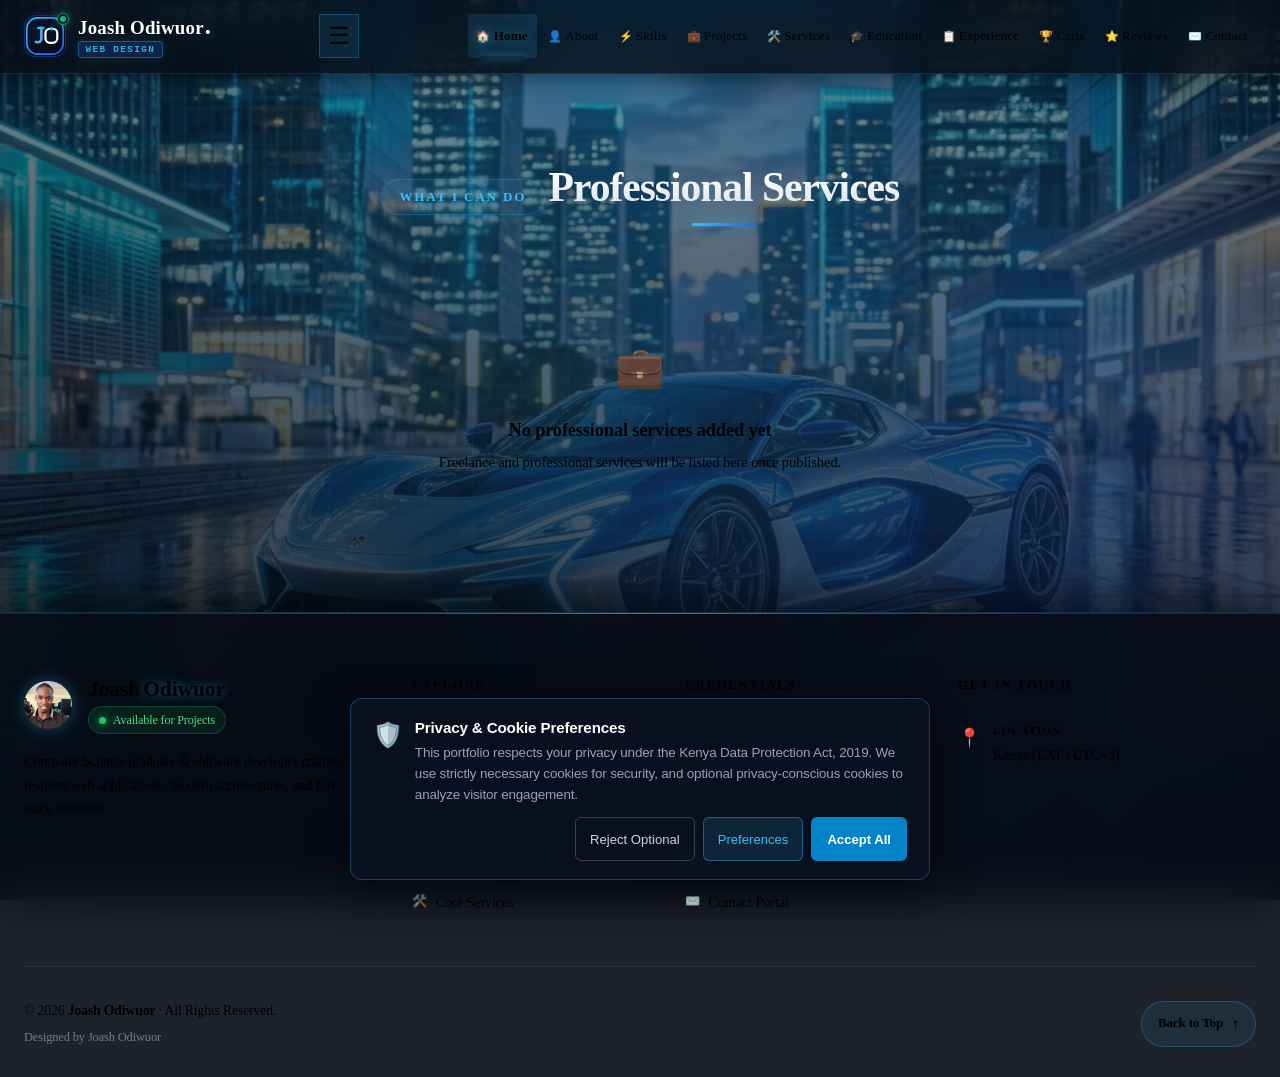
<file: frontendport/services.html>
<!DOCTYPE html>
<html lang="en">
<head>
    <!-- Performance: Resource Hints -->
    <link rel="preconnect" href="https://fonts.googleapis.com" crossorigin>
    <link rel="preconnect" href="https://fonts.gstatic.com" crossorigin>
    <link rel="preconnect" href="https://cdnjs.cloudflare.com" crossorigin>
    <link rel="dns-prefetch" href="https://joash-portfolio-backend.onrender.com">
    <link rel="preload" href="assets/css/style.css" as="style">

    <meta charset="UTF-8">
    <meta name="viewport" content="width=device-width, initial-scale=1.0, viewport-fit=cover">
    <meta name="theme-color" content="#07111F">
    <meta name="apple-mobile-web-app-capable" content="yes">
    <meta name="apple-mobile-web-app-status-bar-style" content="black-translucent">
    <link rel="manifest" href="manifest.json">
    <link rel="apple-touch-icon" href="assets/img/profile.png">
    <meta name="description" content="Professional software engineering and development services offered by Joash Odiwuor - Full-stack development, Java Spring Boot & Database Design.">
    <title>Services | Joash Odiwuor - Software Developer</title>
    <link rel="preconnect" href="https://fonts.googleapis.com">
    <link rel="preconnect" href="https://fonts.gstatic.com" crossorigin>
    <link href="https://fonts.googleapis.com/css2?family=Plus+Jakarta+Sans:wght@400;500;600;700;800&family=Inter:wght@400;500;600&family=Poppins:wght@400;500;600;700&display=swap" rel="stylesheet">
    <link rel="stylesheet" href="assets/css/style.css">
    <link rel="stylesheet" href="assets/css/responsive.css">
    <meta name="api-base-url" content="https://joash-portfolio-backend.onrender.com">
</head>
<body>
    <a href="#main" class="skip-link">Skip to main content</a>

                        <!-- ================= MAINTENANCE MODE SCREEN ================= -->
    <div id="maintenanceScreen" class="maintenance-screen" style="display:none;" role="alertdialog" aria-modal="true" aria-label="Site under maintenance">
        <div class="maint-laser-stripe"></div>
        <div class="maint-cyber-grid"></div>
        <div class="maintenance-glow-orb orb-1"></div>
        <div class="maintenance-glow-orb orb-2"></div>
        
        <!-- Floating Digital Sparks -->
        <div class="maint-particle p1"></div>
        <div class="maint-particle p2"></div>
        <div class="maint-particle p3"></div>
        <div class="maint-particle p4"></div>
        <div class="maint-particle p5"></div>
        <div class="maint-particle p6"></div>

        <div class="maintenance-container">
            <!-- Cybernetic Corner HUD Accents -->
            <div class="maint-corner tl"></div>
            <div class="maint-corner tr"></div>
            <div class="maint-corner bl"></div>
            <div class="maint-corner br"></div>

            <div class="maintenance-avatar-wrap">
                <div class="maint-radar-ring"></div>
                <div class="maint-hud-ring-outer"></div>
                <div class="maint-hud-ring-inner"></div>
                <!-- 3D Orbiting Satellite Beacon -->
                <div class="maint-orbit-track">
                    <div class="maint-orbit-node"></div>
                </div>
                <div class="maintenance-avatar-ring"></div>
                <img src="assets/img/Joash.jpeg" alt="Joash Odiwuor" class="maintenance-avatar" onerror="this.src='assets/img/profile.png'" loading="eager" decoding="async">
                <span class="maintenance-status-dot" title="Maintenance Active"></span>
            </div>
            
            <div class="maintenance-badge">
                <span class="pulse-indicator"></span>
                <span>System Maintenance &amp; Upgrades</span>
            </div>

            <h1 class="maintenance-title">Joash Odiwuor</h1>
            <p class="maintenance-headline">Web Designer</p>

            <div class="maintenance-message-card">
                <!-- Laser Sweep Line -->
                <div class="maint-scanline"></div>

                <!-- Dual Interlocking Animated Mechanical Gears -->
                <div class="maint-quantum-scene">
                    <div class="core-ambient-disc"></div>
                    <svg class="maint-quantum-svg" viewBox="0 0 200 200" xmlns="http://www.w3.org/2000/svg">
                        <!-- HUD Brackets -->
                        <g class="core-hud-brackets">
                            <path d="M10 30 L10 10 L30 10" stroke="#38BDF8" stroke-width="2.5" fill="none" opacity="0.7"/>
                            <path d="M170 10 L190 10 L190 30" stroke="#38BDF8" stroke-width="2.5" fill="none" opacity="0.7"/>
                            <path d="M10 170 L10 190 L30 190" stroke="#38BDF8" stroke-width="2.5" fill="none" opacity="0.7"/>
                            <path d="M190 170 L190 190 L170 190" stroke="#38BDF8" stroke-width="2.5" fill="none" opacity="0.7"/>
                        </g>
                        <!-- Cross-hair targeting lines -->
                        <line x1="100" y1="20" x2="100" y2="45" stroke="#38BDF8" stroke-width="1" opacity="0.4" stroke-dasharray="4 3"/>
                        <line x1="100" y1="155" x2="100" y2="180" stroke="#38BDF8" stroke-width="1" opacity="0.4" stroke-dasharray="4 3"/>
                        <line x1="20" y1="100" x2="45" y2="100" stroke="#38BDF8" stroke-width="1" opacity="0.4" stroke-dasharray="4 3"/>
                        <line x1="155" y1="100" x2="180" y2="100" stroke="#38BDF8" stroke-width="1" opacity="0.4" stroke-dasharray="4 3"/>
                        <!-- Outer Gimbal Ring -->
                        <ellipse class="core-gimbal-outer" cx="100" cy="100" rx="68" ry="68"
                            stroke="url(#grad-outer)" stroke-width="3.5" fill="none" stroke-dasharray="12 5"/>
                        <!-- Middle Gimbal Ring (tilted) -->
                        <ellipse class="core-gimbal-mid" cx="100" cy="100" rx="68" ry="28"
                            stroke="url(#grad-mid)" stroke-width="2.5" fill="none" stroke-dasharray="8 4"/>
                        <!-- Inner Gimbal Ring (vertical tilt) -->
                        <ellipse class="core-gimbal-inner" cx="100" cy="100" rx="28" ry="68"
                            stroke="url(#grad-inner)" stroke-width="2" fill="none" stroke-dasharray="6 3"/>
                        <!-- Laser Arms -->
                        <line class="core-laser-beam-l" x1="100" y1="100" x2="32" y2="100"
                            stroke="#00FFD1" stroke-width="2.5" stroke-linecap="round" opacity="0.9"/>
                        <line class="core-laser-beam-r" x1="100" y1="100" x2="168" y2="100"
                            stroke="#FF00AA" stroke-width="2.5" stroke-linecap="round" opacity="0.9"/>
                        <!-- Laser Sparks -->
                        <circle class="core-laser-spark-l" cx="32" cy="100" r="5" fill="#00FFD1" opacity="0.9"/>
                        <circle class="core-laser-spark-r" cx="168" cy="100" r="5" fill="#FF00AA" opacity="0.9"/>
                        <!-- Flux Nodes (orbiting particles) -->
                        <circle class="core-flux-node node-a" cx="168" cy="100" r="4" fill="#38BDF8"/>
                        <circle class="core-flux-node node-b" cx="32" cy="100" r="4" fill="#A78BFA"/>
                        <circle class="core-flux-node node-c" cx="100" cy="32" r="3" fill="#34D399"/>
                        <circle class="core-flux-node node-d" cx="100" cy="168" r="3" fill="#F472B6"/>
                        <!-- Plasma Core -->
                        <circle class="core-plasma-orb" cx="100" cy="100" r="16" fill="url(#grad-plasma)"/>
                        <circle class="core-plasma-orb-inner" cx="100" cy="100" r="8" fill="white" opacity="0.9"/>
                        <!-- Gradient Defs -->
                        <defs>
                            <radialGradient id="grad-plasma" cx="50%" cy="50%" r="50%">
                                <stop offset="0%" stop-color="#FFFFFF"/>
                                <stop offset="40%" stop-color="#38BDF8"/>
                                <stop offset="100%" stop-color="#2563EB" stop-opacity="0"/>
                            </radialGradient>
                            <linearGradient id="grad-outer" x1="0%" y1="0%" x2="100%" y2="100%">
                                <stop offset="0%" stop-color="#38BDF8"/>
                                <stop offset="50%" stop-color="#A78BFA"/>
                                <stop offset="100%" stop-color="#38BDF8"/>
                            </linearGradient>
                            <linearGradient id="grad-mid" x1="0%" y1="0%" x2="100%" y2="0%">
                                <stop offset="0%" stop-color="#00FFD1"/>
                                <stop offset="100%" stop-color="#2563EB"/>
                            </linearGradient>
                            <linearGradient id="grad-inner" x1="0%" y1="0%" x2="0%" y2="100%">
                                <stop offset="0%" stop-color="#F472B6"/>
                                <stop offset="100%" stop-color="#A78BFA"/>
                            </linearGradient>
                        </defs>
                    </svg>
                </div>

                <h3 class="maintenance-msg-heading">We'll Be Right Back</h3>
                <p class="maintenance-text" id="maintenanceMessageText">
                    The portfolio is briefly undergoing scheduled updates. Please check back shortly.
                </p>

                <!-- Live Scrolling Cyber Telemetry Console Stream -->
                <div class="maint-telemetry-console">
                    <span class="telemetry-badge">LIVE SYNC</span>
                    <div class="telemetry-marquee-wrap">
                        <span class="telemetry-marquee">OPTIMIZING ASSETS // PIPELINE PASSING // CACHE PURGE 96% // ZERO DOWNTIME SSL // BACKEND CONNECTED // SECURE REST API ONLINE // </span>
                    </div>
                </div>

                <!-- Live Diagnostics Progress Tracker -->
                <div class="maintenance-progress-bar">
                    <div class="maintenance-progress-fill"></div>
                </div>

                <div class="maint-status-pill">
                    <span class="maint-live-dot"></span>
                    <span>Deployment in progress &bull; Systems updating</span>
                </div>
            </div>

            <div class="maintenance-contact-hint">
                <span>Direct inquiries during updates:</span>
                <a href="mailto:jodiwuor888@gmail.com" class="maintenance-email-link">jodiwuor888@gmail.com</a>
            </div>

            <div class="maintenance-footer">
                <p class="maintenance-note">&copy; 2026 Joash Odiwuor. All rights reserved.</p>
            </div>
        </div>
    </div>

    <!-- ================= HEADER & NAVIGATION ================= -->
    <header>
        <nav class="navbar">
            <a href="index.html#home" class="logo" aria-label="Joash Odiwuor - Portfolio Home">
                <div class="logo-mark">
                    <svg class="logo-icon" viewBox="0 0 44 44" fill="none" xmlns="http://www.w3.org/2000/svg" aria-hidden="true">
                        <defs>
                            <linearGradient id="logoBorderGrad" x1="0%" y1="0%" x2="100%" y2="100%">
                                <stop offset="0%" stop-color="#38BDF8" />
                                <stop offset="50%" stop-color="#3B82F6" />
                                <stop offset="100%" stop-color="#2563EB" />
                            </linearGradient>
                            <linearGradient id="logoBgGrad" x1="0%" y1="0%" x2="100%" y2="100%">
                                <stop offset="0%" stop-color="#0B1730" />
                                <stop offset="100%" stop-color="#050B16" />
                            </linearGradient>
                            <linearGradient id="joGrad" x1="0%" y1="0%" x2="100%" y2="100%">
                                <stop offset="0%" stop-color="#38BDF8" />
                                <stop offset="100%" stop-color="#60A5FA" />
                            </linearGradient>
                        </defs>
                        <rect x="2" y="2" width="40" height="40" rx="12" fill="url(#logoBgGrad)" stroke="url(#logoBorderGrad)" stroke-width="1.8" />
                        <path d="M18 13V24.5C18 28 15.5 29.5 12 28.5" stroke="url(#joGrad)" stroke-width="2.8" stroke-linecap="round" stroke-linejoin="round" />
                        <path d="M14.5 13H20.5" stroke="#38BDF8" stroke-width="2.4" stroke-linecap="round" />
                        <rect x="22.5" y="14" width="13" height="15.5" rx="5" stroke="#FFFFFF" stroke-width="2.4" stroke-linecap="round" />
                        <circle cx="29" cy="14" r="2" fill="#38BDF8" />
                    </svg>
                    <span class="logo-status-beacon" title="Available for projects"></span>
                </div>
                <div class="logo-text-wrap">
                    <span class="logo-title"><span id="brandName">Joash Odiwuor</span><span class="logo-dot">.</span></span>
                    <span class="logo-subtitle"><span class="logo-sub-badge">WEB DESIGN</span></span>
                </div>
            </a>

            <button class="menu-toggle" aria-label="Toggle navigation menu" aria-expanded="false" aria-controls="primaryNav">☰</button>

            <ul class="nav-links" id="primaryNav">
                <li><a href="index.html#home"><span class="nav-icon">🏠</span>Home</a></li>
                <li><a href="about.html"><span class="nav-icon">👤</span>About</a></li>
                <li><a href="index.html#skills"><span class="nav-icon">⚡</span>Skills</a></li>
                <li><a href="projects.html"><span class="nav-icon">💼</span>Projects</a></li>
                <li><a href="services.html" class="active"><span class="nav-icon">🛠️</span>Services</a></li>
                <li><a href="index.html#education"><span class="nav-icon">🎓</span>Education</a></li>
                <li><a href="index.html#experience"><span class="nav-icon">📋</span>Experience</a></li>
                <li><a href="index.html#certificates"><span class="nav-icon">🏆</span>Certs</a></li>
                <li><a href="testimonials.html"><span class="nav-icon">⭐</span>Reviews</a></li>
                <li><a href="contact.html"><span class="nav-icon">✉️</span>Contact</a></li>
            </ul>
        </nav>
    </header>

    <main id="main" class="section">
        <div class="section-title">
            <p>WHAT I CAN DO</p>
            <h2>Professional Services</h2>
        </div>
        <div id="servicesContainer" class="services-container">
            <!-- Dynamically populated from REST API -->
        </div>
    </main>

    <!-- ================= FOOTER ================= -->
    <footer class="site-footer">
        <div class="footer-top">
            <!-- COLUMN 1: BRAND & SOCIAL -->
            <div class="footer-brand">
                <div class="footer-brand-header">
                    <img src="assets/img/profile.png" alt="Joash Odiwuor" class="footer-avatar" onerror="this.src='assets/img/Joash.jpeg'" loading="lazy" decoding="async">
                    <div class="footer-brand-info">
                        <div class="footer-brand-name">
                            Joash <span class="accent">Odiwuor</span><span class="logo-dot">.</span>
                        </div>
                        <span class="footer-status-badge">
                            <span class="status-pulse-dot"></span> Available for Projects
                        </span>
                    </div>
                </div>
                <p class="footer-tagline">
                    Computer Science graduate &amp; software developer crafting resilient web applications, modern architectures, and full-stack solutions.
                </p>
                <div class="footer-social-block">
                    <span class="footer-social-label">Connect &amp; Socials</span>
                    <div class="footer-social"></div>
                </div>
            </div>

            <!-- COLUMN 2: EXPLORE NAVIGATION -->
            <div class="footer-nav-col">
                <h4 class="footer-col-title">Explore</h4>
                <ul class="footer-links-list">
                    <li><a href="index.html#home"><span class="ficon">🏠</span> Home</a></li>
                    <li><a href="about.html"><span class="ficon">👤</span> About Me</a></li>
                    <li><a href="index.html#skills"><span class="ficon">?</span> Skills &amp; Stack</a></li>
                    <li><a href="projects.html"><span class="ficon">💼</span> Featured Work</a></li>
                    <li><a href="services.html"><span class="ficon">🛠️</span> Core Services</a></li>
                </ul>
            </div>

            <!-- COLUMN 3: CREDENTIALS & REVIEWS -->
            <div class="footer-nav-col">
                <h4 class="footer-col-title">Credentials</h4>
                <ul class="footer-links-list">
                    <li><a href="index.html#education"><span class="ficon">🎓</span> Education</a></li>
                    <li><a href="index.html#experience"><span class="ficon">📋</span> Experience</a></li>
                    <li><a href="index.html#certificates"><span class="ficon">🏆</span> Certifications</a></li>
                    <li><a href="testimonials.html"><span class="ficon">⭐</span> Client Reviews</a></li>
                    <li><a href="contact.html"><span class="ficon">✉️</span> Contact Portal</a></li>
                </ul>
            </div>

            <!-- COLUMN 4: DIRECT CONNECT & ADMIN PORTAL -->
            <div class="footer-action-col">
                <h4 class="footer-col-title">Get in Touch</h4>
                <div class="footer-contact-info">
                    <div class="footer-contact-item">
                        <span class="fci">📍</span>
                        <div class="fci-content">
                            <span class="fci-label">Location</span>
                            <span class="fci-value">Kenya (EAT / UTC+3)</span>
                        </div>
                    </div>
                    <div class="footer-contact-item footer-email-item">
                        <span class="fci">📍</span>
                        <div class="fci-content">
                            <span class="fci-label">Direct Email</span>
                            <a href="mailto:jodiwuor888@gmail.com" class="fci-value footer-mail-link">jodiwuor888@gmail.com</a>
                        </div>
                    </div>
                </div>

                
            </div>
        </div>

        <!-- FOOTER BOTTOM BAR -->
        <div class="footer-bottom">
            <div class="footer-copyright">
                <p>© 2026 <strong>Joash Odiwuor</strong> · All Rights Reserved.</p>
                <span class="footer-subtext">Designed by Joash Odiwuor</span>
            </div>
            <div class="footer-back-to-top-wrapper">
                <a href="#services" class="footer-back-to-top" title="Scroll back to top">
                    <span class="btt-text">Back to Top</span>
                    <span class="btt-icon">↑</span>
                </a>
            </div>
        </div>
    </footer>

    <script src="assets/js/api.js" defer></script>
    <script src="assets/js/main.js" defer></script>
    <script src="assets/js/cookie-consent.js" defer></script>
    <script src="assets/js/analytics.js" defer></script>

    <script>
        if ('serviceWorker' in navigator) {
            window.addEventListener('load', function() {
                navigator.serviceWorker.register('./sw.js', { scope: './' })
                    .then(function(reg) { console.log('[PWA] SW registered:', reg.scope); })
                    .catch(function(err) { console.warn('[PWA] SW registration failed:', err); });
            });
        }
    </script>
</body>
</html>
</file>
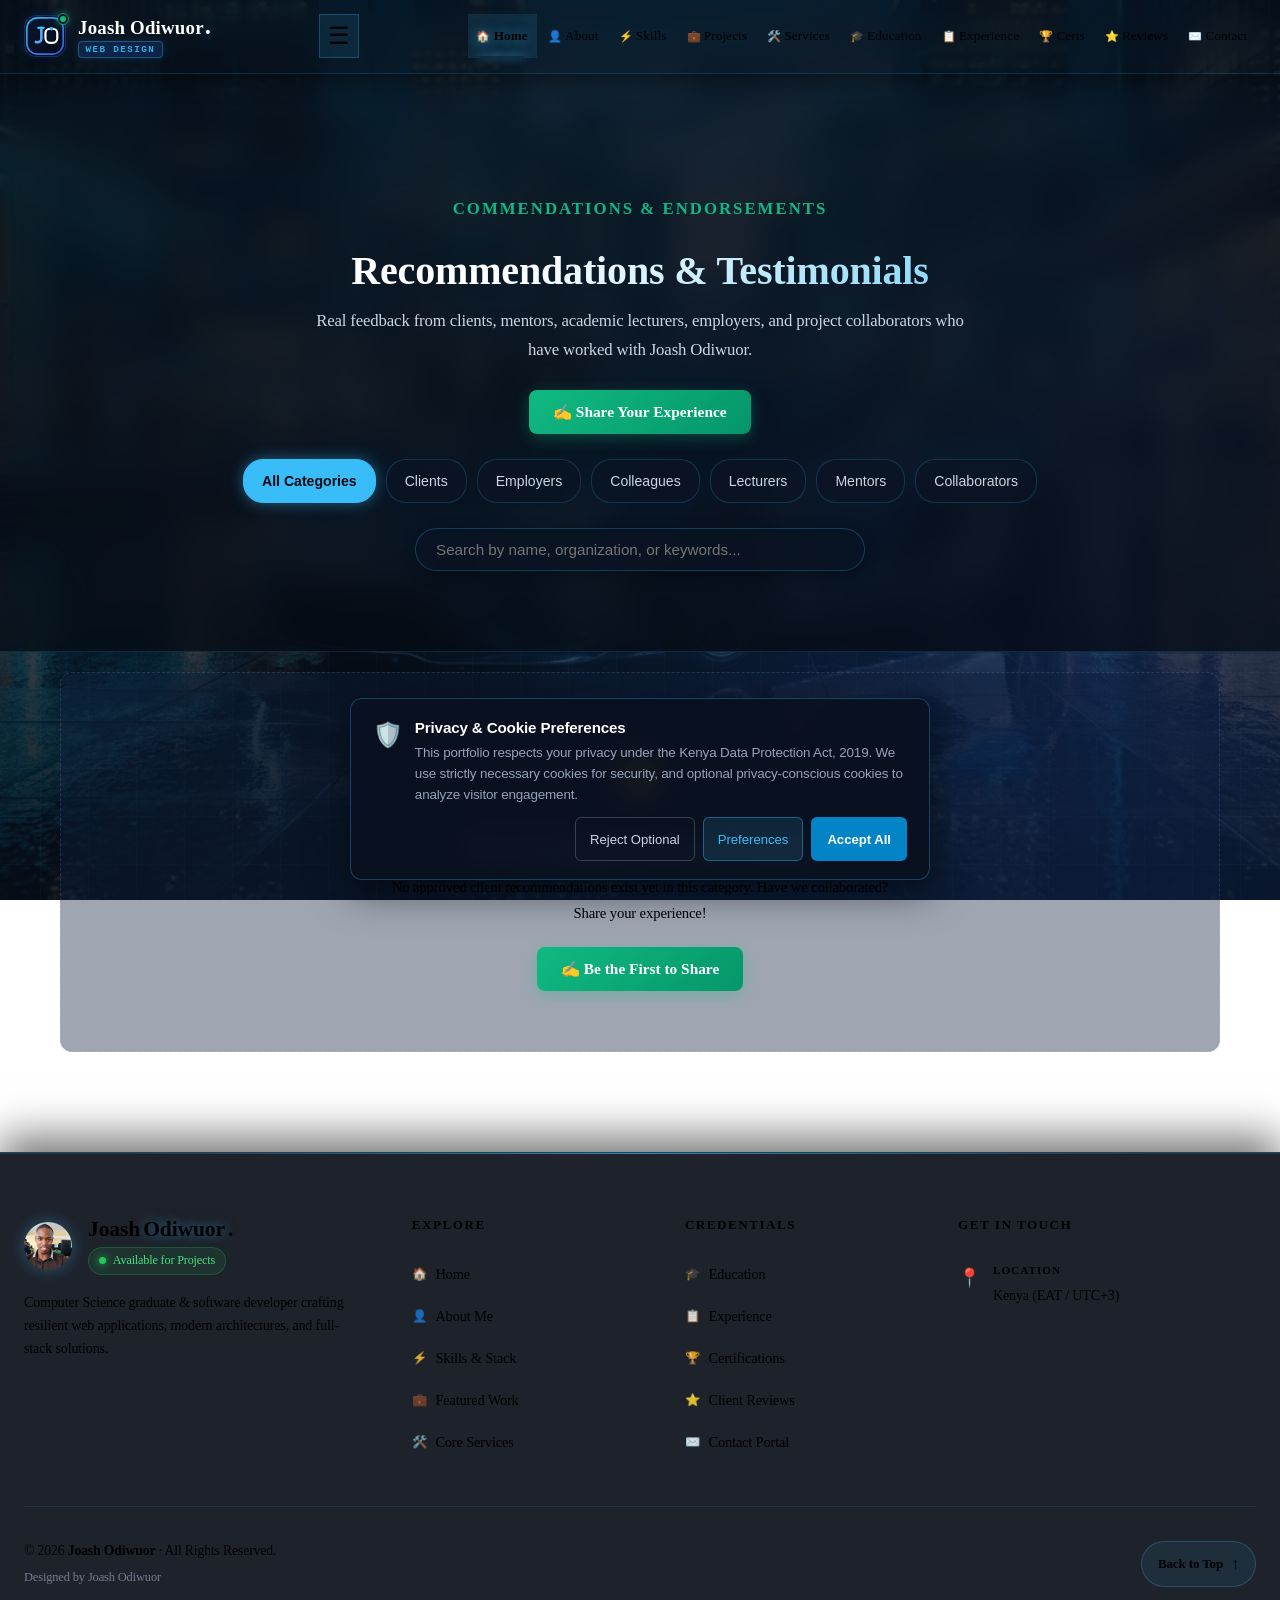
<file: frontendport/testimonials.html>
﻿<!DOCTYPE html>
<html lang="en">
<head>
    <!-- Performance: Resource Hints -->
    <link rel="preconnect" href="https://fonts.googleapis.com" crossorigin>
    <link rel="preconnect" href="https://fonts.gstatic.com" crossorigin>
    <link rel="preconnect" href="https://cdnjs.cloudflare.com" crossorigin>
    <link rel="dns-prefetch" href="https://joash-portfolio-backend.onrender.com">
    <link rel="preload" href="assets/css/style.css" as="style">

    <meta charset="UTF-8">
    <meta name="viewport" content="width=device-width, initial-scale=1.0, viewport-fit=cover">
    <meta name="theme-color" content="#07111F">
    <meta name="apple-mobile-web-app-capable" content="yes">
    <meta name="apple-mobile-web-app-status-bar-style" content="black-translucent">
    <link rel="manifest" href="manifest.json">
    <link rel="apple-touch-icon" href="assets/img/profile.png">
    <meta name="description" content="Verified client recommendations, professional endorsements, and testimonials for Joash Odiwuor - Diploma in Computer Science & Software Developer.">
    <title>Recommendations & Endorsements | Joash Odiwuor</title>

    <!-- Google Fonts: Plus Jakarta Sans, Inter, Poppins -->
    <link rel="preconnect" href="https://fonts.googleapis.com">
    <link rel="preconnect" href="https://fonts.gstatic.com" crossorigin>
    <link href="https://fonts.googleapis.com/css2?family=Plus+Jakarta+Sans:wght@400;500;600;700;800&family=Inter:wght@400;500;600&family=Poppins:wght@400;500;600;700&display=swap" rel="stylesheet">

    <!-- Stylesheets -->
    <link rel="stylesheet" href="assets/css/style.css">
    <link rel="stylesheet" href="assets/css/responsive.css">

    <style>
        .page-banner {
            padding: 120px 20px 50px;
            text-align: center;
            background: rgba(6, 11, 20, 0.75);
            backdrop-filter: blur(16px);
            -webkit-backdrop-filter: blur(16px);
            border-bottom: 1px solid rgba(56, 189, 248, 0.15);
        }
        .page-banner h1 {
            font-size: 2.5rem;
            background: linear-gradient(135deg, #ffffff 40%, #38bdf8 100%);
            -webkit-background-clip: text;
            -webkit-text-fill-color: transparent;
            margin-bottom: 12px;
            font-weight: 800;
        }
        .page-banner p {
            color: var(--text-secondary, #cbd5e1);
            max-width: 650px;
            margin: 0 auto 25px;
            font-size: 1.05rem;
        }
        .filter-bar {
            display: flex;
            justify-content: center;
            flex-wrap: wrap;
            gap: 10px;
            margin: 25px auto;
            max-width: 900px;
        }
        .filter-btn {
            background: rgba(11, 20, 36, 0.70);
            border: 1px solid rgba(56, 189, 248, 0.20);
            color: var(--text-secondary, #cbd5e1);
            padding: 8px 18px;
            border-radius: 20px;
            cursor: pointer;
            font-size: 0.88rem;
            transition: all 0.2s ease;
        }
        .filter-btn:hover, .filter-btn.active {
            background: var(--accent-electric, #38bdf8);
            border-color: var(--accent-electric, #38bdf8);
            color: #060b14;
            font-weight: 700;
            box-shadow: 0 0 15px rgba(56, 189, 248, 0.45);
        }
        .search-box-wrap {
            max-width: 450px;
            margin: 0 auto 30px;
            position: relative;
        }
        .search-box-wrap input {
            width: 100%;
            padding: 12px 20px;
            background: rgba(11, 20, 36, 0.80);
            border: 1px solid rgba(56, 189, 248, 0.25);
            border-radius: 25px;
            color: #ffffff;
            font-size: 0.95rem;
            box-shadow: 0 4px 15px rgba(0, 0, 0, 0.3);
        }
        .search-box-wrap input:focus {
            outline: none;
            border-color: var(--accent-electric, #38bdf8);
            box-shadow: 0 0 20px rgba(56, 189, 248, 0.35);
        }
        .testimonials-grid-page {
            display: grid;
            grid-template-columns: repeat(auto-fill, minmax(320px, 1fr));
            gap: 25px;
            max-width: 1200px;
            margin: 0 auto;
            padding: 20px;
        }
        .relationship-pill {
            display: inline-block;
            font-size: 0.75rem;
            font-weight: 600;
            padding: 3px 10px;
            border-radius: 12px;
            background: rgba(56, 189, 248, 0.12);
            color: var(--accent-electric, #38bdf8);
            margin-bottom: 12px;
            border: 1px solid rgba(56, 189, 248, 0.35);
        }
        .org-link {
            color: var(--accent-electric);
            text-decoration: none;
            font-size: 0.85rem;
            display: inline-block;
            margin-top: 5px;
        }
        .org-link:hover { text-decoration: underline; }
    </style>
    <meta name="api-base-url" content="https://joash-portfolio-backend.onrender.com">
</head>
<body>
    <a href="#main" class="skip-link">Skip to main content</a>

                    <!-- ================= MAINTENANCE MODE SCREEN ================= -->
    <div id="maintenanceScreen" class="maintenance-screen" style="display:none;" role="alertdialog" aria-modal="true" aria-label="Site under maintenance">
        <div class="maint-laser-stripe"></div>
        <div class="maint-cyber-grid"></div>
        <div class="maintenance-glow-orb orb-1"></div>
        <div class="maintenance-glow-orb orb-2"></div>
        
        <!-- Floating Digital Sparks -->
        <div class="maint-particle p1"></div>
        <div class="maint-particle p2"></div>
        <div class="maint-particle p3"></div>
        <div class="maint-particle p4"></div>
        <div class="maint-particle p5"></div>
        <div class="maint-particle p6"></div>

        <div class="maintenance-container">
            <!-- Cybernetic Corner HUD Accents -->
            <div class="maint-corner tl"></div>
            <div class="maint-corner tr"></div>
            <div class="maint-corner bl"></div>
            <div class="maint-corner br"></div>

            <div class="maintenance-avatar-wrap">
                <div class="maint-radar-ring"></div>
                <div class="maint-hud-ring-outer"></div>
                <div class="maint-hud-ring-inner"></div>
                <!-- 3D Orbiting Satellite Beacon -->
                <div class="maint-orbit-track">
                    <div class="maint-orbit-node"></div>
                </div>
                <div class="maintenance-avatar-ring"></div>
                <img src="assets/img/Joash.jpeg" alt="Joash Odiwuor" class="maintenance-avatar" onerror="this.src='assets/img/profile.png'" loading="eager" decoding="async">
                <span class="maintenance-status-dot" title="Maintenance Active"></span>
            </div>
            
            <div class="maintenance-badge">
                <span class="pulse-indicator"></span>
                <span>System Maintenance &amp; Upgrades</span>
            </div>

            <h1 class="maintenance-title">Joash Odiwuor</h1>
            <p class="maintenance-headline">Web Designer</p>

            <div class="maintenance-message-card">
                <!-- Laser Sweep Line -->
                <div class="maint-scanline"></div>

                <!-- Dual Interlocking Animated Mechanical Gears -->
                <div class="maint-quantum-scene">
                    <div class="core-ambient-disc"></div>
                    <svg class="maint-quantum-svg" viewBox="0 0 200 200" xmlns="http://www.w3.org/2000/svg">
                        <!-- HUD Brackets -->
                        <g class="core-hud-brackets">
                            <path d="M10 30 L10 10 L30 10" stroke="#38BDF8" stroke-width="2.5" fill="none" opacity="0.7"/>
                            <path d="M170 10 L190 10 L190 30" stroke="#38BDF8" stroke-width="2.5" fill="none" opacity="0.7"/>
                            <path d="M10 170 L10 190 L30 190" stroke="#38BDF8" stroke-width="2.5" fill="none" opacity="0.7"/>
                            <path d="M190 170 L190 190 L170 190" stroke="#38BDF8" stroke-width="2.5" fill="none" opacity="0.7"/>
                        </g>
                        <!-- Cross-hair targeting lines -->
                        <line x1="100" y1="20" x2="100" y2="45" stroke="#38BDF8" stroke-width="1" opacity="0.4" stroke-dasharray="4 3"/>
                        <line x1="100" y1="155" x2="100" y2="180" stroke="#38BDF8" stroke-width="1" opacity="0.4" stroke-dasharray="4 3"/>
                        <line x1="20" y1="100" x2="45" y2="100" stroke="#38BDF8" stroke-width="1" opacity="0.4" stroke-dasharray="4 3"/>
                        <line x1="155" y1="100" x2="180" y2="100" stroke="#38BDF8" stroke-width="1" opacity="0.4" stroke-dasharray="4 3"/>
                        <!-- Outer Gimbal Ring -->
                        <ellipse class="core-gimbal-outer" cx="100" cy="100" rx="68" ry="68"
                            stroke="url(#grad-outer)" stroke-width="3.5" fill="none" stroke-dasharray="12 5"/>
                        <!-- Middle Gimbal Ring (tilted) -->
                        <ellipse class="core-gimbal-mid" cx="100" cy="100" rx="68" ry="28"
                            stroke="url(#grad-mid)" stroke-width="2.5" fill="none" stroke-dasharray="8 4"/>
                        <!-- Inner Gimbal Ring (vertical tilt) -->
                        <ellipse class="core-gimbal-inner" cx="100" cy="100" rx="28" ry="68"
                            stroke="url(#grad-inner)" stroke-width="2" fill="none" stroke-dasharray="6 3"/>
                        <!-- Laser Arms -->
                        <line class="core-laser-beam-l" x1="100" y1="100" x2="32" y2="100"
                            stroke="#00FFD1" stroke-width="2.5" stroke-linecap="round" opacity="0.9"/>
                        <line class="core-laser-beam-r" x1="100" y1="100" x2="168" y2="100"
                            stroke="#FF00AA" stroke-width="2.5" stroke-linecap="round" opacity="0.9"/>
                        <!-- Laser Sparks -->
                        <circle class="core-laser-spark-l" cx="32" cy="100" r="5" fill="#00FFD1" opacity="0.9"/>
                        <circle class="core-laser-spark-r" cx="168" cy="100" r="5" fill="#FF00AA" opacity="0.9"/>
                        <!-- Flux Nodes (orbiting particles) -->
                        <circle class="core-flux-node node-a" cx="168" cy="100" r="4" fill="#38BDF8"/>
                        <circle class="core-flux-node node-b" cx="32" cy="100" r="4" fill="#A78BFA"/>
                        <circle class="core-flux-node node-c" cx="100" cy="32" r="3" fill="#34D399"/>
                        <circle class="core-flux-node node-d" cx="100" cy="168" r="3" fill="#F472B6"/>
                        <!-- Plasma Core -->
                        <circle class="core-plasma-orb" cx="100" cy="100" r="16" fill="url(#grad-plasma)"/>
                        <circle class="core-plasma-orb-inner" cx="100" cy="100" r="8" fill="white" opacity="0.9"/>
                        <!-- Gradient Defs -->
                        <defs>
                            <radialGradient id="grad-plasma" cx="50%" cy="50%" r="50%">
                                <stop offset="0%" stop-color="#FFFFFF"/>
                                <stop offset="40%" stop-color="#38BDF8"/>
                                <stop offset="100%" stop-color="#2563EB" stop-opacity="0"/>
                            </radialGradient>
                            <linearGradient id="grad-outer" x1="0%" y1="0%" x2="100%" y2="100%">
                                <stop offset="0%" stop-color="#38BDF8"/>
                                <stop offset="50%" stop-color="#A78BFA"/>
                                <stop offset="100%" stop-color="#38BDF8"/>
                            </linearGradient>
                            <linearGradient id="grad-mid" x1="0%" y1="0%" x2="100%" y2="0%">
                                <stop offset="0%" stop-color="#00FFD1"/>
                                <stop offset="100%" stop-color="#2563EB"/>
                            </linearGradient>
                            <linearGradient id="grad-inner" x1="0%" y1="0%" x2="0%" y2="100%">
                                <stop offset="0%" stop-color="#F472B6"/>
                                <stop offset="100%" stop-color="#A78BFA"/>
                            </linearGradient>
                        </defs>
                    </svg>
                </div>

                <h3 class="maintenance-msg-heading">We'll Be Right Back</h3>
                <p class="maintenance-text" id="maintenanceMessageText">
                    The portfolio is briefly undergoing scheduled updates. Please check back shortly.
                </p>

                <!-- Live Scrolling Cyber Telemetry Console Stream -->
                <div class="maint-telemetry-console">
                    <span class="telemetry-badge">LIVE SYNC</span>
                    <div class="telemetry-marquee-wrap">
                        <span class="telemetry-marquee">OPTIMIZING ASSETS // PIPELINE PASSING // CACHE PURGE 96% // ZERO DOWNTIME SSL // BACKEND CONNECTED // SECURE REST API ONLINE // </span>
                    </div>
                </div>

                <!-- Live Diagnostics Progress Tracker -->
                <div class="maintenance-progress-bar">
                    <div class="maintenance-progress-fill"></div>
                </div>

                <div class="maint-status-pill">
                    <span class="maint-live-dot"></span>
                    <span>Deployment in progress &bull; Systems updating</span>
                </div>
            </div>

            <div class="maintenance-contact-hint">
                <span>Direct inquiries during updates:</span>
                <a href="mailto:jodiwuor888@gmail.com" class="maintenance-email-link">jodiwuor888@gmail.com</a>
            </div>

            <div class="maintenance-footer">
                <p class="maintenance-note">&copy; 2026 Joash Odiwuor. All rights reserved.</p>
            </div>
        </div>
    </div>

    <!-- ================= HEADER & NAVIGATION ================= -->
    <header>
        <nav class="navbar">
            <a href="index.html#home" class="logo" aria-label="Joash Odiwuor - Portfolio Home">
                <div class="logo-mark">
                    <svg class="logo-icon" viewBox="0 0 44 44" fill="none" xmlns="http://www.w3.org/2000/svg" aria-hidden="true">
                        <defs>
                            <linearGradient id="logoBorderGrad" x1="0%" y1="0%" x2="100%" y2="100%">
                                <stop offset="0%" stop-color="#38BDF8" />
                                <stop offset="50%" stop-color="#3B82F6" />
                                <stop offset="100%" stop-color="#2563EB" />
                            </linearGradient>
                            <linearGradient id="logoBgGrad" x1="0%" y1="0%" x2="100%" y2="100%">
                                <stop offset="0%" stop-color="#0B1730" />
                                <stop offset="100%" stop-color="#050B16" />
                            </linearGradient>
                            <linearGradient id="joGrad" x1="0%" y1="0%" x2="100%" y2="100%">
                                <stop offset="0%" stop-color="#38BDF8" />
                                <stop offset="100%" stop-color="#60A5FA" />
                            </linearGradient>
                        </defs>
                        <rect x="2" y="2" width="40" height="40" rx="12" fill="url(#logoBgGrad)" stroke="url(#logoBorderGrad)" stroke-width="1.8" />
                        <path d="M18 13V24.5C18 28 15.5 29.5 12 28.5" stroke="url(#joGrad)" stroke-width="2.8" stroke-linecap="round" stroke-linejoin="round" />
                        <path d="M14.5 13H20.5" stroke="#38BDF8" stroke-width="2.4" stroke-linecap="round" />
                        <rect x="22.5" y="14" width="13" height="15.5" rx="5" stroke="#FFFFFF" stroke-width="2.4" stroke-linecap="round" />
                        <circle cx="29" cy="14" r="2" fill="#38BDF8" />
                    </svg>
                    <span class="logo-status-beacon" title="Available for projects"></span>
                </div>
                <div class="logo-text-wrap">
                    <span class="logo-title"><span id="brandName">Joash Odiwuor</span><span class="logo-dot">.</span></span>
                    <span class="logo-subtitle"><span class="logo-sub-badge">WEB DESIGN</span></span>
                </div>
            </a>

            <button class="menu-toggle" aria-label="Toggle navigation menu" aria-expanded="false" aria-controls="primaryNav">☰</button>

            <ul class="nav-links" id="primaryNav">
                <li><a href="index.html#home"><span class="nav-icon">🏠</span>Home</a></li>
                <li><a href="about.html"><span class="nav-icon">👤</span>About</a></li>
                <li><a href="index.html#skills"><span class="nav-icon">⚡</span>Skills</a></li>
                <li><a href="projects.html"><span class="nav-icon">💼</span>Projects</a></li>
                <li><a href="services.html"><span class="nav-icon">🛠️</span>Services</a></li>
                <li><a href="index.html#education"><span class="nav-icon">🎓</span>Education</a></li>
                <li><a href="index.html#experience"><span class="nav-icon">📋</span>Experience</a></li>
                <li><a href="index.html#certificates"><span class="nav-icon">🏆</span>Certs</a></li>
                <li><a href="testimonials.html" class="active"><span class="nav-icon">⭐</span>Reviews</a></li>
                <li><a href="contact.html"><span class="nav-icon">✉️</span>Contact</a></li>
            </ul>
        </nav>
    </header>

    <!-- Banner -->
    <section class="page-banner">
        <p style="color: var(--accent-electric, #10b981); font-weight: 600; letter-spacing: 2px;">COMMENDATIONS & ENDORSEMENTS</p>
        <h1>Recommendations & Testimonials</h1>
        <p>
            Real feedback from clients, mentors, academic lecturers, employers, and project collaborators who have worked with Joash Odiwuor.
        </p>

        <button type="button" class="btn primary-btn" onclick="openRecommendationModal()">
            ✍️ Share Your Experience
        </button>

        <div class="filter-bar">
            <button class="filter-btn active" data-rel="ALL">All Categories</button>
            <button class="filter-btn" data-rel="Client">Clients</button>
            <button class="filter-btn" data-rel="Employer">Employers</button>
            <button class="filter-btn" data-rel="Colleague">Colleagues</button>
            <button class="filter-btn" data-rel="Lecturer">Lecturers</button>
            <button class="filter-btn" data-rel="Mentor">Mentors</button>
            <button class="filter-btn" data-rel="Project collaborator">Collaborators</button>
        </div>

        <div class="search-box-wrap">
            <input type="text" id="filterSearchInput" placeholder="Search by name, organization, or keywords...">
        </div>
    </section>

    <!-- Testimonials Showcase -->
    <main id="main" style="padding-bottom: 80px;">
        <div id="fullTestimonialsGrid" class="testimonials-grid-page">
            <div class="empty-state" style="grid-column: 1/-1; text-align: center; padding: 60px 20px;">
                <div style="font-size: 3rem; margin-bottom: 15px;">⭐</div>
                <h3 style="color: #fff; margin-bottom: 10px;">Loading Recommendations...</h3>
                <p style="color: var(--text-light);">Connecting to database</p>
            </div>
        </div>
    </main>

    <!-- ================= RECOMMENDATION SUBMISSION MODAL ================= -->
    <div id="recommendationModal" class="modal-overlay" style="display:none;">
        <div class="modal-container">
            <div class="modal-header">
                <div>
                    <h3 style="margin: 0; color: #fff; font-size: 1.4rem;">✍️ Share Your Recommendation</h3>
                    <p style="margin: 4px 0 0; color: var(--text-light); font-size: 0.88rem;">
                        Your honest feedback is deeply valued. Reviewed by the portfolio owner prior to publication.
                    </p>
                </div>
                <button type="button" class="modal-close" onclick="closeRecommendationModal()" aria-label="Close modal">&times;</button>
            </div>

            <form id="recommendationForm" class="modal-form" onsubmit="handleRecommendationSubmit(event)">
                <!-- Anti-Spam Honeypot -->
                <input type="text" id="recHoneypot" name="website" style="display:none;" tabindex="-1" autocomplete="off">

                <div id="recAlert" class="alert-box" style="display:none; margin-bottom: 15px;"></div>

                <div class="form-row">
                    <div class="form-group">
                        <label for="recFullName">Full Name *</label>
                        <input type="text" id="recFullName" placeholder="e.g. Dr. Jane Mutua" required minlength="2" maxlength="100">
                    </div>
                    <div class="form-group">
                        <label for="recEmail">Email Address * <small style="color: var(--accent-electric);">(Strictly Confidential)</small></label>
                        <input type="email" id="recEmail" placeholder="jane@example.com" required maxlength="120">
                    </div>
                </div>

                <div class="form-row">
                    <div class="form-group">
                        <label for="recOrganization">Organization / Company</label>
                        <input type="text" id="recOrganization" placeholder="e.g. Strathmore / Freelance Client" maxlength="150">
                    </div>
                    <div class="form-group">
                        <label for="recPosition">Professional Position</label>
                        <input type="text" id="recPosition" placeholder="e.g. Senior Lecturer / Product Manager" maxlength="150">
                    </div>
                </div>

                <div class="form-row">
                    <div class="form-group">
                        <label for="recRelationship">Professional Relationship *</label>
                        <select id="recRelationship" required>
                            <option value="">-- Select Relationship --</option>
                            <option value="Client">Client</option>
                            <option value="Employer">Employer</option>
                            <option value="Colleague">Colleague</option>
                            <option value="Lecturer">Lecturer</option>
                            <option value="Mentor">Mentor</option>
                            <option value="Project collaborator">Project collaborator</option>
                            <option value="Business partner">Business partner</option>
                            <option value="Other">Other</option>
                        </select>
                    </div>
                    <div class="form-group">
                        <label for="recOrgWebsite">Organization Website</label>
                        <input type="url" id="recOrgWebsite" placeholder="https://example.com" maxlength="255">
                    </div>
                </div>

                <div class="form-group">
                    <label for="recPhotoUrl">Profile Photograph URL <small style="color: var(--text-light);">(Optional avatar)</small></label>
                    <input type="url" id="recPhotoUrl" placeholder="https://..." maxlength="500">
                </div>

                <div class="form-group">
                    <label for="recMessage">Recommendation Message *</label>
                    <textarea id="recMessage" rows="4" placeholder="Describe your experience collaborating with Joash, project achievements, technical strengths, and professional work ethic..." required minlength="10" maxlength="3000"></textarea>
                    <small style="color: var(--text-light); display: block; text-align: right;"><span id="recCharCount">0</span> / 3000 chars</small>
                </div>

                <!-- Math CAPTCHA Human Verification -->
                <div class="form-group captcha-container" style="background: rgba(255,255,255,0.03); border: 1px solid rgba(255,255,255,0.1); border-radius: 8px; padding: 12px; margin-bottom: 15px;">
                    <label style="display: flex; justify-content: space-between; align-items: center; margin-bottom: 8px;">
                        <span>Human Verification (Security Check) *</span>
                        <button type="button" onclick="loadRecCaptcha()" style="background: none; border: none; color: var(--accent-electric); cursor: pointer; font-size: 0.85rem;">🔄 Refresh</button>
                    </label>
                    <div style="display: flex; gap: 12px; align-items: center;">
                        <span id="recCaptchaQuestion" style="font-weight: 600; color: #fff; background: rgba(16, 185, 129,0.15); padding: 8px 14px; border-radius: 6px; letter-spacing: 1px;">Loading...</span>
                        <input type="number" id="recCaptchaAnswer" placeholder="Your answer" required style="max-width: 150px;">
                        <input type="hidden" id="recCaptchaToken">
                    </div>
                </div>

                <!-- Consent to Publish Checkbox -->
                <div class="form-group consent-group" style="margin-bottom: 20px;">
                    <label style="display: flex; align-items: flex-start; gap: 10px; cursor: pointer; color: var(--text-light); font-size: 0.9rem;">
                        <input type="checkbox" id="recConsent" required style="margin-top: 3px; accent-color: var(--accent-electric);">
                        <span>
                            I explicitly give consent for my name, organization, position, and recommendation to be published on this professional portfolio. (Email address remains strictly confidential).
                        </span>
                    </label>
                </div>

                <div class="modal-actions" style="display: flex; justify-content: flex-end; gap: 12px;">
                    <button type="button" class="btn secondary-btn" onclick="closeRecommendationModal()">Cancel</button>
                    <button type="submit" id="recSubmitBtn" class="btn primary-btn">
                        <span>Submit Recommendation 🚀</span>
                    </button>
                </div>
            </form>
        </div>
    </div>

    <!-- Footer -->
    <!-- ================= FOOTER ================= -->
    <footer class="site-footer">
        <div class="footer-top">
            <!-- COLUMN 1: BRAND & SOCIAL -->
            <div class="footer-brand">
                <div class="footer-brand-header">
                    <img src="assets/img/profile.png" alt="Joash Odiwuor" class="footer-avatar" onerror="this.src='assets/img/Joash.jpeg'" loading="lazy" decoding="async">
                    <div class="footer-brand-info">
                        <div class="footer-brand-name">
                            Joash <span class="accent">Odiwuor</span><span class="logo-dot">.</span>
                        </div>
                        <span class="footer-status-badge">
                            <span class="status-pulse-dot"></span> Available for Projects
                        </span>
                    </div>
                </div>
                <p class="footer-tagline">
                    Computer Science graduate &amp; software developer crafting resilient web applications, modern architectures, and full-stack solutions.
                </p>
                <div class="footer-social-block">
                    <span class="footer-social-label">Connect &amp; Socials</span>
                    <div class="footer-social"></div>
                </div>
            </div>

            <!-- COLUMN 2: EXPLORE NAVIGATION -->
            <div class="footer-nav-col">
                <h4 class="footer-col-title">Explore</h4>
                <ul class="footer-links-list">
                    <li><a href="index.html#home"><span class="ficon">🏠</span> Home</a></li>
                    <li><a href="about.html"><span class="ficon">👤</span> About Me</a></li>
                    <li><a href="index.html#skills"><span class="ficon">⚡</span> Skills &amp; Stack</a></li>
                    <li><a href="projects.html"><span class="ficon">💼</span> Featured Work</a></li>
                    <li><a href="services.html"><span class="ficon">🛠️</span> Core Services</a></li>
                </ul>
            </div>

            <!-- COLUMN 3: CREDENTIALS & REVIEWS -->
            <div class="footer-nav-col">
                <h4 class="footer-col-title">Credentials</h4>
                <ul class="footer-links-list">
                    <li><a href="index.html#education"><span class="ficon">🎓</span> Education</a></li>
                    <li><a href="index.html#experience"><span class="ficon">📋</span> Experience</a></li>
                    <li><a href="index.html#certificates"><span class="ficon">🏆</span> Certifications</a></li>
                    <li><a href="testimonials.html"><span class="ficon">⭐</span> Client Reviews</a></li>
                    <li><a href="contact.html"><span class="ficon">✉️</span> Contact Portal</a></li>
                </ul>
            </div>

            <!-- COLUMN 4: DIRECT CONNECT & ADMIN PORTAL -->
            <div class="footer-action-col">
                <h4 class="footer-col-title">Get in Touch</h4>
                <div class="footer-contact-info">
                    <div class="footer-contact-item">
                        <span class="fci">📍</span>
                        <div class="fci-content">
                            <span class="fci-label">Location</span>
                            <span class="fci-value">Kenya (EAT / UTC+3)</span>
                        </div>
                    </div>
                    <div class="footer-contact-item footer-email-item">
                        <span class="fci">✉️</span>
                        <div class="fci-content">
                            <span class="fci-label">Direct Email</span>
                            <a href="mailto:jodiwuor888@gmail.com" class="fci-value footer-mail-link">jodiwuor888@gmail.com</a>
                        </div>
                    </div>
                </div>

                
            </div>
        </div>

        <!-- FOOTER BOTTOM BAR -->
        <div class="footer-bottom">
            <div class="footer-copyright">
                <p>© 2026 <strong>Joash Odiwuor</strong> · All Rights Reserved.</p>
                <span class="footer-subtext">Designed by Joash Odiwuor</span>
            </div>
            <div class="footer-back-to-top-wrapper">
                <a href="#testimonials" class="footer-back-to-top" title="Scroll back to top">
                    <span class="btt-text">Back to Top</span>
                    <span class="btt-icon">↑</span>
                </a>
            </div>
        </div>
    </footer>

    <script src="assets/js/api.js" defer></script>
    <script src="assets/js/main.js" defer></script>
    <script src="assets/js/cookie-consent.js" defer></script>
    <script src="assets/js/analytics.js" defer></script>
    <script>
        let allApprovedTestimonials = [];
        let activeFilter = 'ALL';

        document.addEventListener('DOMContentLoaded', async () => {
            await loadFullTestimonials();

            // Setup filters
            document.querySelectorAll('.filter-btn').forEach(btn => {
                btn.addEventListener('click', (e) => {
                    document.querySelectorAll('.filter-btn').forEach(b => b.classList.remove('active'));
                    btn.classList.add('active');
                    activeFilter = btn.dataset.rel;
                    renderFilteredGrid();
                });
            });

            // Search filter
            document.getElementById('filterSearchInput').addEventListener('input', () => {
                renderFilteredGrid();
            });
        });

        async function loadFullTestimonials() {
            const res = await API.getApprovedTestimonials();
            if (res && res.success && Array.isArray(res.data)) {
                allApprovedTestimonials = res.data;
            } else {
                allApprovedTestimonials = [];
            }
            renderFilteredGrid();
        }

        function renderFilteredGrid() {
            const grid = document.getElementById('fullTestimonialsGrid');
            const search = document.getElementById('filterSearchInput').value.trim().toLowerCase();

            let filtered = allApprovedTestimonials.filter(t => {
                const matchRel = (activeFilter === 'ALL') || (t.relationship && t.relationship.toLowerCase() === activeFilter.toLowerCase());
                const matchSearch = !search ||
                    (t.fullName && t.fullName.toLowerCase().includes(search)) ||
                    (t.organization && t.organization.toLowerCase().includes(search)) ||
                    (t.position && t.position.toLowerCase().includes(search)) ||
                    (t.message && t.message.toLowerCase().includes(search));
                return matchRel && matchSearch;
            });

            if (filtered.length === 0) {
                grid.innerHTML = `
                    <div class="empty-state" style="grid-column: 1/-1; text-align: center; padding: 60px 20px; background: rgba(17, 34, 64, 0.4); border-radius: 12px; border: 1px dashed rgba(255,255,255,0.1);">
                        <div style="font-size: 3rem; margin-bottom: 12px;">🌟</div>
                        <h3 style="color: #fff; margin-bottom: 8px;">No recommendations found</h3>
                        <p style="color: var(--text-light); max-width: 500px; margin: 0 auto 20px;">
                            ${search ? 'No reviews match your search query.' : 'No approved client recommendations exist yet in this category.'} Have we collaborated? Share your experience!
                        </p>
                        <button type="button" class="btn primary-btn" onclick="openRecommendationModal()">
                            ✍️ Be the First to Share
                        </button>
                    </div>
                `;
                return;
            }

            grid.innerHTML = filtered.map(t => {
                const stars = '★'.repeat(t.rating || 5);
                const avatar = t.photoUrl
                    ? `<img src="${t.photoUrl}" alt="${escapeHtml(t.fullName)}" class="testimonial-avatar" style="width:50px; height:50px; border-radius:50%; object-fit:cover;" loading="lazy" decoding="async">`
                    : `<div style="width:50px; height:50px; border-radius:50%; background:rgba(16, 185, 129,0.2); color:#10b981; font-weight:700; display:flex; align-items:center; justify-content:center; font-size:1.2rem;">${escapeHtml(t.fullName.charAt(0))}</div>`;

                return `
                    <div class="testimonial-card" style="background: var(--bg-card, #112240); padding: 25px; border-radius: 12px; border: 1px solid rgba(255,255,255,0.08); display:flex; flex-direction:column; justify-content:space-between;">
                        <div>
                            <span class="relationship-pill">${escapeHtml(t.relationship || 'Collaborator')}</span>
                            <div style="color: #f59e0b; margin-bottom: 12px; font-size: 0.95rem;">${stars}</div>
                            <p style="color: var(--text-light); font-style: italic; line-height: 1.6; margin-bottom: 20px;">
                                "${escapeHtml(t.message)}"
                            </p>
                        </div>
                        <div style="display: flex; align-items: center; gap: 14px; border-top: 1px solid rgba(255,255,255,0.06); padding-top: 15px;">
                            ${avatar}
                            <div>
                                <h4 style="color: #fff; margin: 0 0 2px; font-size: 1rem;">${escapeHtml(t.fullName)}</h4>
                                <p style="color: var(--text-muted, #94a3b8); margin: 0; font-size: 0.82rem;">
                                    ${escapeHtml(t.position || '')}${t.organization ? ` • ${escapeHtml(t.organization)}` : ''}
                                </p>
                                ${t.organizationWebsite ? `<a href="${t.organizationWebsite}" target="_blank" rel="noopener" class="org-link">Visit Website ↗</a>` : ''}
                            </div>
                        </div>
                    </div>
                `;
            }).join('');
        }
    </script>

    <script>
        if ('serviceWorker' in navigator) {
            window.addEventListener('load', function() {
                navigator.serviceWorker.register('./sw.js', { scope: './' })
                    .then(function(reg) { console.log('[PWA] SW registered:', reg.scope); })
                    .catch(function(err) { console.warn('[PWA] SW registration failed:', err); });
            });
        }
    </script>
</body>
</html>
</file>
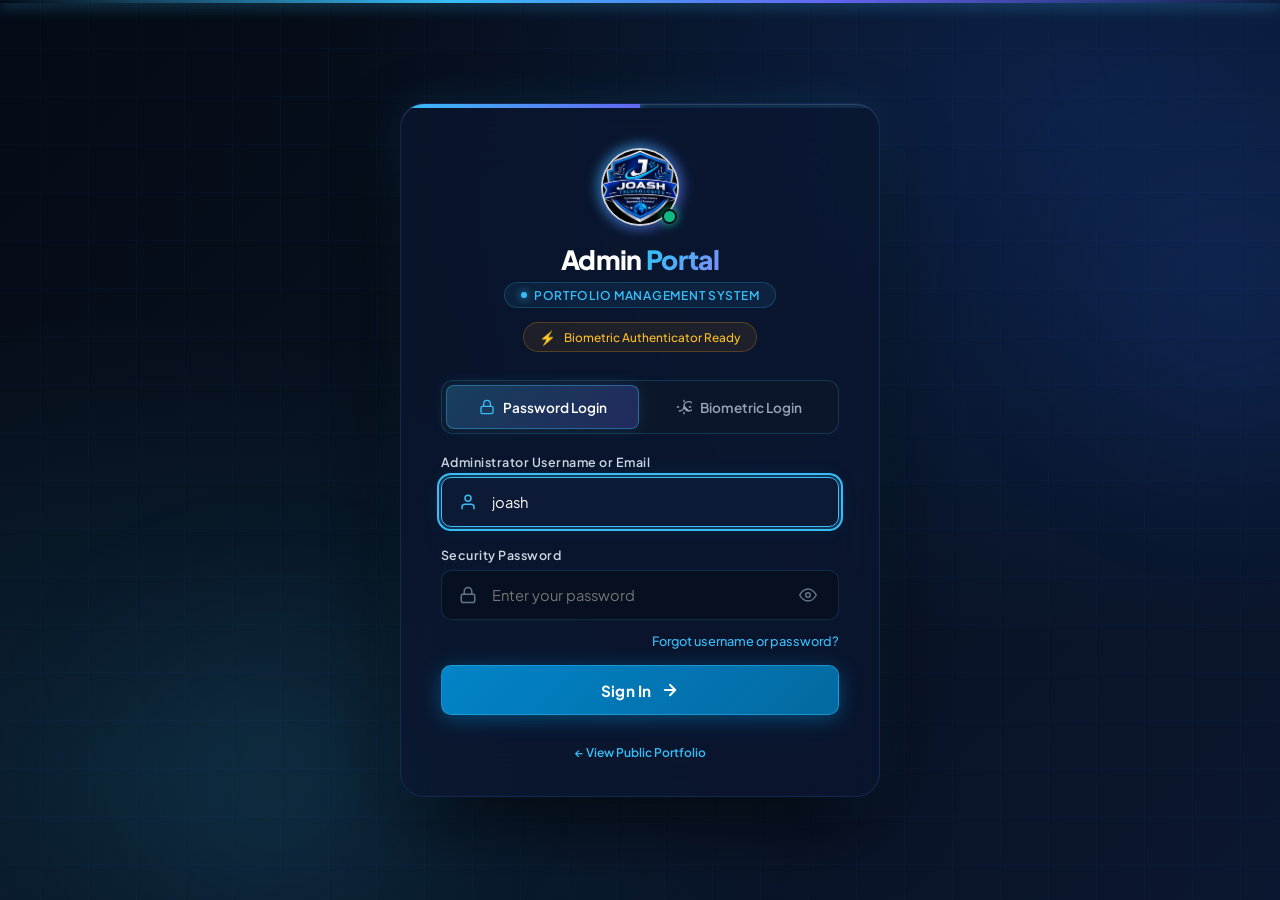
<file: frontendport/admin/dashboard.html>
<!DOCTYPE html>
<html lang="en">
<head>
    <!-- Performance: Resource Hints -->
    <link rel="preconnect" href="https://fonts.googleapis.com" crossorigin>
    <link rel="preconnect" href="https://fonts.gstatic.com" crossorigin>
    <link rel="dns-prefetch" href="https://joash-portfolio-backend.onrender.com">

    <meta charset="UTF-8">
    <meta name="viewport" content="width=device-width, initial-scale=1.0, viewport-fit=cover">
    <meta name="theme-color" content="#07111F">
    <meta name="apple-mobile-web-app-capable" content="yes">
    <meta name="apple-mobile-web-app-status-bar-style" content="black-translucent">
    <link rel="manifest" href="../manifest.json">
    <link rel="apple-touch-icon" href="../assets/img/profile.png">
    <meta name="api-base-url" content="https://joash-portfolio-backend.onrender.com">
    <title>Administrator Dashboard | Portfolio Management System</title>
    <link rel="preconnect" href="https://fonts.googleapis.com">
    <link rel="preconnect" href="https://fonts.gstatic.com" crossorigin>
    <link href="https://fonts.googleapis.com/css2?family=Poppins:wght@300;400;500;600;700;800&amp;family=JetBrains+Mono:wght@400;500&amp;display=swap" rel="stylesheet">
    <link rel="stylesheet" href="css/admin.css">
</head>
<body>

    <!-- Mobile sidebar toggle -->
    <button class="sidebar-toggle" id="sidebarToggle" onclick="toggleSidebar()" title="Toggle menu">☰</button>
    <div class="sidebar-overlay" id="sidebarOverlay" onclick="closeSidebar()"></div>

    <!-- ================= SIDEBAR ================= -->
    <aside class="sidebar" id="sidebar">
        <div class="sidebar-header">
            <div class="sidebar-logo-mark" aria-label="Joash Odiwuor Brand Mark">JO</div>
            <div class="sidebar-logo-text">
                <strong>Admin Portal</strong>
                <span>Portfolio System</span>
            </div>
            <button class="sidebar-close-btn" onclick="closeSidebar()" aria-label="Close menu" title="Close sidebar">✕</button>
        </div>

        <!-- Admin profile strip -->
        <div class="sidebar-profile">
            <div class="sidebar-avatar" id="sidebarAvatarInitial">A</div>
            <div>
                <div class="sidebar-profile-name" id="sidebarNameDisplay">Administrator</div>
                <div class="sidebar-profile-role">Full Access</div>
            </div>
        </div>

        <nav class="sidebar-nav">
            <div class="nav-section-label">Executive</div>
            <button class="nav-item active" data-view="overview">
                <span class="nav-icon">📊</span> Overview
            </button>
            <button class="nav-item" data-view="analytics">
                <span class="nav-icon">📈</span> Analytics &amp; Traffic
            </button>

            <div class="nav-section-label">Portfolio Content</div>
            <button class="nav-item" data-view="profile">
                <span class="nav-icon">👤</span> Personal Profile
            </button>
            <button class="nav-item" data-view="about">
                <span class="nav-icon">📄</span> About Me
            </button>
            <button class="nav-item" data-view="projects">
                <span class="nav-icon">🚀</span> Projects &amp; SEO
            </button>
            <button class="nav-item" data-view="skills">
                <span class="nav-icon">🛠️</span> Skills &amp; Stack
            </button>
            <button class="nav-item" data-view="services">
                <span class="nav-icon">⚡</span> Services Offered
            </button>
            <button class="nav-item" data-view="education">
                <span class="nav-icon">🎓</span> Education
            </button>
            <button class="nav-item" data-view="experience">
                <span class="nav-icon">💼</span> Experience
            </button>
            <button class="nav-item" data-view="certificates">
                <span class="nav-icon">📜</span> Certificates
            </button>
            <button class="nav-item" data-view="achievements">
                <span class="nav-icon">🏆</span> Achievements
            </button>
            <button class="nav-item" data-view="cv">
                <span class="nav-icon">📋</span> CV Document
            </button>

            <div class="nav-section-label">Business &amp; CRM</div>
            <button class="nav-item" data-view="leads">
                <span class="nav-icon">👥</span> Client Leads &amp; CRM
            </button>
            <button class="nav-item" data-view="messages">
                <span class="nav-icon">✉️</span> Inquiries
                <span id="badgeUnreadMessages" class="nav-badge" style="display:none;">0</span>
            </button>
            <button class="nav-item" data-view="testimonials">
                <span class="nav-icon">⭐</span> Testimonials
                <span id="badgePendingTestimonials" class="nav-badge" style="display:none;">0</span>
            </button>
            <button class="nav-item" data-view="social">
                <span class="nav-icon">🌐</span> Social Links
            </button>

            <div class="nav-section-label">Privacy &amp; Legal</div>
            <button class="nav-item" data-view="legal">
                <span class="nav-icon">📜</span> Policies &amp; Terms
            </button>
            <button class="nav-item" data-view="privacy">
                <span class="nav-icon">🛡️</span> Privacy &amp; Compliance
            </button>

            <div class="nav-section-label">Security &amp; System</div>
            <button class="nav-item" data-view="security">
                <span class="nav-icon">🔒</span> Security Control
            </button>
            <button class="nav-item" data-view="ai-tools">
                <span class="nav-icon">🤖</span> AI Assistant
            </button>
            <button class="nav-item" data-view="settings">
                <span class="nav-icon">⚙️</span> System Settings
            </button>
        </nav>

        <div class="sidebar-footer">
            <a href="../index.html" class="btn-logout" style="text-decoration:none; justify-content:center; display:flex; gap:0.5rem; background:rgba(56,189,248,0.07); border-color:rgba(56,189,248,0.2); color:var(--c-text-muted);" onclick="exitAdminToPublic(event)">🌐 View Public Site ↗</a>
            <button class="btn-logout" onclick="logout()">🚪 Sign Out</button>
        </div>
    </aside>

    <!-- ================= MAIN WRAPPER ================= -->
    <div class="main-wrapper">
        <!-- TOPBAR -->
        <header class="topbar">
            <div class="topbar-left">
                <span id="viewBreadcrumb" style="font-size:0.75rem; color:var(--c-text-muted); display:block; margin-bottom:2px;">Control Centre / Overview</span>
                <h1 id="viewTitle" class="topbar-title">Dashboard Overview</h1>
            </div>
            <div class="topbar-right">
                <div class="topbar-status">
                    <span class="dot"></span>
                    <span>Live</span>
                </div>
                <div style="position:relative;">
                    <button type="button" class="btn-admin btn-admin-secondary" style="font-size:0.85rem; padding:0.4rem 0.75rem; position:relative;" onclick="toggleNotificationDrawer()" title="Notifications">
                        🔔 <span id="topbarNotifBadge" style="display:none; background:#ef4444; color:#fff; border-radius:10px; padding:1px 6px; font-size:0.7rem; font-weight:700; margin-left:4px;">0</span>
                    </button>
                    <div id="notificationDropdown" style="display:none; position:absolute; right:0; top:42px; width:320px; background:#0f172a; border:1px solid rgba(56,189,248,0.25); border-radius:12px; box-shadow:0 10px 30px rgba(0,0,0,0.5); z-index:1000; padding:14px;">
                        <div style="display:flex; justify-content:space-between; align-items:center; margin-bottom:10px; border-bottom:1px solid rgba(255,255,255,0.08); padding-bottom:8px;">
                            <strong style="color:#fff; font-size:0.88rem;">Notifications</strong>
                            <button type="button" onclick="markAllNotificationsRead()" style="background:none; border:none; color:#38bdf8; cursor:pointer; font-size:0.75rem;">Mark all read</button>
                        </div>
                        <div id="notificationList" style="max-height:260px; overflow-y:auto; display:flex; flex-direction:column; gap:8px;">
                            <p style="color:#94a3b8; font-size:0.82rem; text-align:center; margin:10px 0;">No new notifications</p>
                        </div>
                    </div>
                </div>

                <button type="button" class="btn-admin btn-admin-primary" style="font-size:0.78rem; padding:0.4rem 0.9rem;" onclick="openEnrollPasskeyModal()">👆 Fingerprint</button>
                <button type="button" class="btn-admin btn-admin-secondary" style="font-size:0.78rem; padding:0.4rem 0.9rem;" onclick="openModal('passwordModal')">🔑 Password</button>
                <div id="adminAvatarInitial" class="admin-avatar" title="Administrator">A</div>
                <div style="display:flex; flex-direction:column; gap:1px;">
                    <strong id="adminNameDisplay" style="color:var(--c-text); font-size:0.85rem; line-height:1.3;">Administrator</strong>
                    <span style="font-size:0.68rem; color:var(--c-accent); text-transform:uppercase; letter-spacing:0.06em;">Full Access</span>
                </div>
            </div>
        </header>

        <!-- BODY / VIEWS -->
        <main class="admin-body">

            <!-- ================= VIEW 1: OVERVIEW ================= -->
            <section id="view-overview" class="admin-view active">
                <div class="stats-grid">
                    <div class="stat-card">
                        <div class="stat-icon">🚀</div>
                        <div class="stat-info">
                            <h3 id="statProjects">0</h3>
                            <p>Projects</p>
                        </div>
                    </div>
                    <div class="stat-card">
                        <div class="stat-icon">🛠️</div>
                        <div class="stat-info">
                            <h3 id="statSkills">0</h3>
                            <p>Technical Skills</p>
                        </div>
                    </div>
                    <div class="stat-card">
                        <div class="stat-icon">⚡</div>
                        <div class="stat-info">
                            <h3 id="statServices">0</h3>
                            <p>Services Offered</p>
                        </div>
                    </div>
                    <div class="stat-card">
                        <div class="stat-icon">🎓</div>
                        <div class="stat-info">
                            <h3 id="statEducation">0</h3>
                            <p>Education Records</p>
                        </div>
                    </div>
                    <div class="stat-card">
                        <div class="stat-icon">💼</div>
                        <div class="stat-info">
                            <h3 id="statExperience">0</h3>
                            <p>Experience Items</p>
                        </div>
                    </div>
                    
                    <div class="stat-card">
                        <div class="stat-icon">📜</div>
                        <div class="stat-info">
                            <h3 id="statCertificates">0</h3>
                            <p>Certifications</p>
                        </div>
                    </div>
                    <div class="stat-card">
                        <div class="stat-icon">⭐</div>
                        <div class="stat-info">
                            <h3 id="statTestimonials">0</h3>
                            <p>Testimonials</p>
                        </div>
                    </div>
                    <div class="stat-card">
                        <div class="stat-icon">✉️</div>
                        <div class="stat-info">
                            <h3 id="statMessages">0</h3>
                            <p>Contact Messages</p>
                        </div>
                    </div>
                </div>

                <!-- Recent Security & Action Audit Logs -->
                <div class="admin-card">
                    <div class="card-header" style="display:flex; justify-content:space-between; align-items:center; flex-wrap:wrap; gap:10px;">
                        <h2 class="card-title">Security &amp; Administrative Audit Trail</h2>
                        <div style="display:flex; gap:8px; align-items:center;">
                            <button type="button" class="btn-admin btn-admin-secondary btn-sm" onclick="loadAuditLogs()">🔄 Refresh</button>
                            <button type="button" class="btn-admin btn-admin-danger btn-sm" onclick="confirmClearAllAuditLogs()">🗑️ Clear All Logs</button>
                        </div>
                    </div>
                    <div class="data-table-container">
                        <table class="data-table">
                            <thead>
                                <tr>
                                    <th>Action</th>
                                    <th>Entity</th>
                                    <th>Details</th>
                                    <th>Initiator</th>
                                    <th>Timestamp</th>
                                    <th style="width:70px; text-align:center;">Action</th>
                                </tr>
                            </thead>
                            <tbody id="auditLogsTableBody">
                                <!-- Populated dynamically -->
                            </tbody>
                        </table>
                    </div>
                </div>
            </section>

            <!-- ================= VIEW 2: PROFILE ================= -->
            <section id="view-profile" class="admin-view">
                <div class="admin-card">
                    <div class="card-header">
                        <h2 class="card-title">Personal Profile Information</h2>
                    </div>
                    <!-- Profile Photo Upload — mobile + desktop + drag & drop -->
                    <div class="profile-photo-upload" id="profilePhotoDropzone">
                        <div class="profile-photo-frame" id="profilePhotoFrame" onclick="document.getElementById('profilePhotoInput').click()" title="Click or drag an image here">
                            <img id="profilePhotoPreview" src="assets/img/Joash.jpeg" alt="Profile Photo"
                                 onerror="this.src='../assets/img/profile.png'" loading="lazy" decoding="async">
                            <div class="photo-overlay">📷</div>
                        </div>
                        <div class="profile-photo-info">
                            <h4>Profile Photograph</h4>
                            <p>Drag &amp; drop an image here, click the photo, or use the button.<br>
                               Works from your desktop, gallery, or mobile camera.<br>
                               Formats: JPG, PNG, WEBP, GIF (Max 5 MB)</p>
                            <!-- accept="image/*" capture allows camera on mobile -->
                            <input type="file" id="profilePhotoInput"
                                   accept="image/*"
                                   style="display:none;"
                                   onchange="uploadProfilePhoto(this)">
                            <div style="display:flex; gap:0.6rem; flex-wrap:wrap;">
                                <button class="btn-admin btn-admin-primary"
                                        onclick="document.getElementById('profilePhotoInput').click()">
                                    📁 Choose File / Gallery
                                </button>
                                <button class="btn-admin btn-admin-secondary"
                                        onclick="openCameraCapture()">
                                    📷 Take Photo
                                </button>
                            </div>
                            <div id="photoUploadProgress" style="margin-top:0.6rem; font-size:0.78rem; color:var(--c-accent); display:none;"></div>
                        </div>
                    </div>
                    <input type="file" id="profilePhotoCameraInput"
                           accept="image/*" capture="environment"
                           style="display:none;"
                           onchange="uploadProfilePhoto(this)">

                    <form id="profileForm" onsubmit="saveProfileForm(event)">
                        <div class="form-grid">
                            <div class="form-group-admin">
                                <label for="profFullName">Full Name *</label>
                                <input type="text" id="profFullName" placeholder="e.g. Joash Odiwuor" required>
                            </div>
                            <div class="form-group-admin">
                                <label for="profHeadline">Professional Headline *</label>
                                <input type="text" id="profHeadline" placeholder="e.g. Diploma in Computer Science" required>
                            </div>
                            <div class="form-group-admin">
                                <label for="profTitle">Professional Title *</label>
                                <input type="text" id="profTitle" placeholder="e.g. Aspiring Software Developer" required>
                            </div>
                            <div class="form-group-admin">
                                <label for="profLocation">Location *</label>
                                <input type="text" id="profLocation" placeholder="e.g. Kenya" required>
                            </div>
                            <div class="form-group-admin">
                                <label for="profEmail">Public Contact Email *</label>
                                <input type="email" id="profEmail" placeholder="bevexj888@gmail.com" required>
                            </div>
                            <div class="form-group-admin">
                                <label for="profPhone">Phone / WhatsApp</label>
                                <input type="text" id="profPhone" placeholder="+254 108612398">
                            </div>
                            <div class="form-group-admin">
                                <label for="profGitHub">GitHub Profile URL</label>
                                <input type="url" id="profGitHub" placeholder="https://github.com/your-handle">
                            </div>
                            <div class="form-group-admin">
                                <label for="profLinkedIn">LinkedIn Profile URL</label>
                                <input type="url" id="profLinkedIn" placeholder="https://linkedin.com/in/your-handle">
                            </div>
                        </div>

                        <div class="form-group-admin" style="margin-top:1.25rem;">
                            <label for="profBio">Introduction / Bio Summary</label>
                            <textarea id="profBio" rows="4" placeholder="Brief professional overview for recruiters..."></textarea>
                        </div>

                        <button type="submit" class="btn-admin btn-admin-primary" style="margin-top:1rem;">Save Profile Changes</button>
                    </form>
                </div>
            </section>

            <!-- ================= VIEW 3: ABOUT ================= -->
            <section id="view-about" class="admin-view">
                <div class="admin-card">
                    <div class="card-header">
                        <h2 class="card-title">About Me Biography &amp; Highlights</h2>
                    </div>
                    <form id="aboutForm" onsubmit="saveAboutForm(event)">
                        <div class="form-grid">
                            <div class="form-group-admin">
                                <label for="aboutTitleInput">Section Title *</label>
                                <input type="text" id="aboutTitleInput" placeholder="e.g. About Me" required>
                            </div>
                            <div class="form-group-admin">
                                <label for="aboutSubtitleInput">Section Subtitle</label>
                                <input type="text" id="aboutSubtitleInput" placeholder="e.g. GET TO KNOW ME">
                            </div>
                            <div class="form-group-admin">
                                <label for="aboutStatusSelect">Publication Status</label>
                                <select id="aboutStatusSelect">
                                    <option value="PUBLISHED">PUBLISHED</option>
                                    <option value="DRAFT">DRAFT</option>
                                </select>
                            </div>
                        </div>

                        <div class="form-group-admin" style="margin-top:1rem;">
                            <label for="aboutP1Input">Biography Paragraph 1 *</label>
                            <textarea id="aboutP1Input" rows="4" placeholder="Main academic background and software interests..." required></textarea>
                        </div>

                        <div class="form-group-admin">
                            <label for="aboutP2Input">Biography Paragraph 2 (Optional)</label>
                            <textarea id="aboutP2Input" rows="3" placeholder="Core programming and database proficiencies..."></textarea>
                        </div>

                        <div class="form-group-admin">
                            <label for="aboutP3Input">Biography Paragraph 3 (Optional)</label>
                            <textarea id="aboutP3Input" rows="3" placeholder="Career goals and collaborative mindset..."></textarea>
                        </div>

                        <div class="form-grid">
                            <div class="form-group-admin">
                                <label for="aboutYearsExp">Years of Experience</label>
                                <input type="number" id="aboutYearsExp" min="0" value="0">
                            </div>
                            <div class="form-group-admin">
                                <label for="aboutProjectsCompleted">Projects Completed</label>
                                <input type="number" id="aboutProjectsCompleted" min="0" value="0">
                            </div>
                            <div class="form-group-admin">
                                <label for="aboutClients">Satisfied Clients</label>
                                <input type="number" id="aboutClients" min="0" value="0">
                            </div>
                        </div>

                        <button type="submit" class="btn-admin btn-admin-primary" style="margin-top:1rem;">Save Biography</button>
                    </form>
                </div>
            </section>

            <!-- ================= VIEW 4: PROJECTS ================= -->
            <section id="view-projects" class="admin-view">
                <div class="admin-card">
                    <div class="card-header">
                        <h2 class="card-title">Manage Projects</h2>
                        <button class="btn-admin btn-admin-primary" onclick="openAddProjectModal()">+ Add New Project</button>
                    </div>
                    <div class="data-table-container">
                        <table class="data-table">
                            <thead>
                                <tr>
                                    <th>Project Title</th>
                                    <th>Category</th>
                                    <th>Technologies</th>
                                    <th>Featured</th>
                                    <th>Status</th>
                                    <th>Actions</th>
                                </tr>
                            </thead>
                            <tbody id="projectsTableBody">
                                <!-- Dynamically loaded from SQL Server -->
                            </tbody>
                        </table>
                    </div>
                </div>
            </section>

            <!-- ================= VIEW 5: SKILLS ================= -->
            <section id="view-skills" class="admin-view">
                <div class="admin-card">
                    <div class="card-header">
                        <h2 class="card-title">Manage Skills &amp; Categories</h2>
                        <div style="display:flex; gap:0.75rem;">
                            <button class="btn-admin btn-admin-secondary" onclick="openAddCategoryModal()">+ Add Category</button>
                            <button class="btn-admin btn-admin-primary" onclick="openAddSkillModal()">+ Add Skill</button>
                        </div>
                    </div>
                    <div class="data-table-container">
                        <table class="data-table">
                            <thead>
                                <tr>
                                    <th>Category</th>
                                    <th>Skill Name</th>
                                    <th>Proficiency</th>
                                    <th>Status</th>
                                    <th>Actions</th>
                                </tr>
                            </thead>
                            <tbody id="skillsTableBody">
                                <!-- Dynamically loaded from SQL Server -->
                            </tbody>
                        </table>
                    </div>
                </div>
            </section>

            <!-- ================= VIEW 6: SERVICES ================= -->
            <section id="view-services" class="admin-view">
                <div class="admin-card">
                    <div class="card-header">
                        <h2 class="card-title">Professional Services</h2>
                        <button class="btn-admin btn-admin-primary" onclick="openAddServiceModal()">+ Add Service</button>
                    </div>
                    <div class="data-table-container">
                        <table class="data-table">
                            <thead>
                                <tr>
                                    <th>Service Title</th>
                                    <th>Short Description</th>
                                    <th>Icon</th>
                                    <th>Status</th>
                                    <th>Actions</th>
                                </tr>
                            </thead>
                            <tbody id="servicesTableBody">
                                <!-- Loaded dynamically -->
                            </tbody>
                        </table>
                    </div>
                </div>
            </section>

            <!-- ================= VIEW 7: EDUCATION ================= -->
            <section id="view-education" class="admin-view">
                <div class="admin-card">
                    <div class="card-header">
                        <h2 class="card-title">Education &amp; Academic Qualifications</h2>
                        <button class="btn-admin btn-admin-primary" onclick="openAddEducationModal()">+ Add Education</button>
                    </div>
                    <div class="data-table-container">
                        <table class="data-table">
                            <thead>
                                <tr>
                                    <th>Degree / Qualification</th>
                                    <th>Institution</th>
                                    <th>Location</th>
                                    <th>Period</th>
                                    <th>Status</th>
                                    <th>Actions</th>
                                </tr>
                            </thead>
                            <tbody id="educationTableBody"></tbody>
                        </table>
                    </div>
                </div>
            </section>

            <!-- ================= VIEW 8: EXPERIENCE ================= -->
            <section id="view-experience" class="admin-view">
                <div class="admin-card">
                    <div class="card-header">
                        <h2 class="card-title">Professional Experience</h2>
                        <button class="btn-admin btn-admin-primary" onclick="openAddExperienceModal()">+ Add Experience</button>
                    </div>
                    <div class="data-table-container">
                        <table class="data-table">
                            <thead>
                                <tr>
                                    <th>Job Title</th>
                                    <th>Company</th>
                                    <th>Location</th>
                                    <th>Duration</th>
                                    <th>Status</th>
                                    <th>Actions</th>
                                </tr>
                            </thead>
                            <tbody id="experienceTableBody"></tbody>
                        </table>
                    </div>
                </div>
            </section>

            <!-- ================= VIEW 9: CERTIFICATES ================= -->
            <section id="view-certificates" class="admin-view">
                <div class="admin-card">
                    <div class="card-header">
                        <h2 class="card-title">Certifications &amp; Credentials</h2>
                        <button class="btn-admin btn-admin-primary" onclick="openAddCertificateModal()">+ Add Certificate</button>
                    </div>
                    <div class="data-table-container">
                        <table class="data-table">
                            <thead>
                                <tr>
                                    <th>Certificate Title</th>
                                    <th>Issuing Organization</th>
                                    <th>Issue Date</th>
                                    <th>Status</th>
                                    <th>Actions</th>
                                </tr>
                            </thead>
                            <tbody id="certificatesTableBody"></tbody>
                        </table>
                    </div>
                </div>
            </section>

            <!-- ================= VIEW 10: TESTIMONIALS MODERATION WORKFLOW ================= -->
            <section id="view-testimonials" class="admin-view">
                <div class="admin-card">
                    <div class="card-header" style="flex-wrap:wrap; gap:1rem;">
                        <div>
                            <h2 class="card-title">Recommendations &amp; Client Testimonials Moderation</h2>
                            <p style="color:var(--admin-text-muted); font-size:0.85rem; margin-top:3px;">
                                Review incoming public recommendations. Only approved submissions with verified consent appear on the website.
                            </p>
                        </div>
                        <button class="btn-admin btn-admin-primary" onclick="openAddTestimonialAdminModal()">+ Add Manual Testimonial</button>
                    </div>

                    <!-- Status Filter Tabs -->
                    <div class="status-tabs">
                        <button class="status-tab-btn active" data-status="ALL" onclick="filterTestimonialsByStatus('ALL', this)">
                            <span>All Submissions</span> <span id="countAllTestimonials" class="badge-count">0</span>
                        </button>
                        <button class="status-tab-btn" data-status="PENDING" onclick="filterTestimonialsByStatus('PENDING', this)">
                            <span>⏳ Pending Review</span> <span id="countPendingTestimonials" class="badge-count" style="background:#f59e0b; color:#070e1b; font-weight:700;">0</span>
                        </button>
                        <button class="status-tab-btn" data-status="APPROVED" onclick="filterTestimonialsByStatus('APPROVED', this)">
                            <span>✅ Approved</span> <span id="countApprovedTestimonials" class="badge-count">0</span>
                        </button>
                        <button class="status-tab-btn" data-status="REJECTED" onclick="filterTestimonialsByStatus('REJECTED', this)">
                            <span>❌ Rejected</span> <span id="countRejectedTestimonials" class="badge-count">0</span>
                        </button>
                        <button class="status-tab-btn" data-status="ARCHIVED" onclick="filterTestimonialsByStatus('ARCHIVED', this)">
                            <span>📦 Archived</span> <span id="countArchivedTestimonials" class="badge-count">0</span>
                        </button>
                    </div>

                    <!-- Search Filter Bar -->
                    <div style="margin-bottom:1.25rem; display:flex; gap:10px;">
                        <input type="text" id="testimonialSearchInput" class="form-control" placeholder="Search by sender name, organization, or message keywords..." oninput="searchTestimonialsAdmin(this.value)" style="width:100%; max-width:400px; padding:0.65rem 1rem; border-radius:8px; background:var(--admin-bg-input); border:1px solid var(--admin-border); color:#fff;">
                    </div>

                    <div class="data-table-container">
                        <table class="data-table">
                            <thead>
                                <tr>
                                    <th>Submitter</th>
                                    <th>Relationship &amp; Organization</th>
                                    <th>Message Snippet</th>
                                    <th>Consent</th>
                                    <th>Submitted</th>
                                    <th>Status</th>
                                    <th>Actions</th>
                                </tr>
                            </thead>
                            <tbody id="testimonialsTableBody">
                                <tr><td colspan="7" style="text-align:center; padding:2rem; color:var(--admin-text-muted);">Loading recommendations...</td></tr>
                            </tbody>
                        </table>
                    </div>
                </div>
            </section>

            <!-- ================= VIEW 11: MESSAGES ================= -->
            <section id="view-messages" class="admin-view">
                <div class="admin-card">
                    <div class="card-header">
                        <h2 class="card-title">Contact Messages &amp; Client Inquiries</h2>
                    </div>
                    <div class="data-table-container">
                        <table class="data-table">
                            <thead>
                                <tr>
                                    <th>Status</th>
                                    <th>Sender</th>
                                    <th>Subject</th>
                                    <th>Message</th>
                                    <th>Date</th>
                                    <th>Actions</th>
                                </tr>
                            </thead>
                            <tbody id="messagesTableBody"></tbody>
                        </table>
                    </div>
                </div>
            </section>

            <!-- ================= VIEW 12: CV ================= -->
            <section id="view-cv" class="admin-view">
                <div class="admin-card">
                    <div class="card-header">
                        <h2 class="card-title">Curriculum Vitae (CV) Upload &amp; Management</h2>
                    </div>
                    <div class="cv-upload-box" id="cvDropzone"
                         ondragover="handleCvDragOver(event)"
                         ondragleave="handleCvDragLeave(event)"
                         ondrop="handleCvDrop(event)">
                        <input type="file" id="cvFileInput" accept="application/pdf" onchange="handleCvUpload(this)">
                        <div style="pointer-events:none;">
                            <div style="font-size:3.5rem; margin-bottom:1rem; opacity:0.75;">📄</div>
                            <h3 id="cvStatusText" style="color:var(--c-text); margin-bottom:0.5rem; font-size:1.1rem;">Drop CV here or click to browse</h3>
                            <p style="font-size:0.85rem; color:var(--c-text-muted); margin-bottom:1.5rem; line-height:1.6;">
                                Upload your official curriculum vitae in PDF format (Max 10 MB).<br>
                                It becomes downloadable via the "Download CV" button on your portfolio.
                            </p>
                            <div style="display:flex; justify-content:center; gap:1rem; flex-wrap:wrap;">
                                <button class="btn-admin btn-admin-primary" type="button"
                                        onclick="event.stopPropagation(); document.getElementById('cvFileInput').click()">
                                    📤 Upload CV (PDF)
                                </button>
                                <a id="cvViewLink" href="javascript:void(0)" target="_blank"
                                   class="btn-admin btn-admin-secondary" style="display:none;">
                                    View Current CV ↗
                                </a>
                            </div>
                        </div>
                        <div id="cvUploadProgress" style="margin-top:1rem; font-size:0.85rem; color:var(--c-accent);"></div>
                    </div>
                </div>
            </section>

            <!-- ================= VIEW 13: WEB SETTINGS & CONFIGURATION ================= -->
            <section id="view-settings" class="admin-view">
                <!-- Settings Toolbar -->
                <div class="settings-toolbar">
                    <div style="display:flex; align-items:center; gap:12px; flex-wrap:wrap;">
                        <input type="text" id="settingsSearchInput" placeholder="🔍 Search any setting..." oninput="filterSettingsLive(this.value)" style="padding:0.6rem 1.1rem; border-radius:20px; background:var(--admin-bg-input); border:1px solid var(--admin-border); color:#fff; width:260px; font-size:0.88rem;">
                        <div id="settingsUnsavedBanner" class="unsaved-banner">
                            <span>⚠️ You have unsaved configuration edits</span>
                        </div>
                    </div>
                    <div style="display:flex; gap:8px; flex-wrap:wrap;">
                        <button type="button" class="btn-admin btn-admin-primary" onclick="saveAllSettings()">💾 Save Changes</button>
                        <button type="button" class="btn-admin btn-admin-secondary" onclick="publishSettingsLive()" style="background:rgba(16,185,129,0.15); border-color:rgba(16,185,129,0.4); color:#34d399;">🚀 Publish</button>
                        <button type="button" class="btn-admin btn-admin-secondary" onclick="previewSettingsLive()">👁️ Preview</button>
                        <button type="button" class="btn-admin btn-admin-secondary" onclick="confirmResetSettings()">🔄 Defaults</button>
                        <button type="button" class="btn-admin btn-admin-secondary" onclick="exportSettingsBackup()">📤 Export</button>
                        <button type="button" class="btn-admin btn-admin-secondary" onclick="openModal('settingsImportModal')">📥 Import</button>
                        <button type="button" class="btn-admin btn-admin-secondary" onclick="openSettingsAuditModal()">📜 Audit</button>
                    </div>
                </div>

                <div class="settings-layout">
                    <!-- Left Sub-Navigation Menu (13 Categories) -->
                    <div class="settings-subnav">
                        <button class="settings-nav-btn active" data-target="panel-general" onclick="switchSettingsCategory('panel-general', this)">
                            <span>⚙️ General</span>
                        </button>
                        <button class="settings-nav-btn" data-target="panel-appearance" onclick="switchSettingsCategory('panel-appearance', this)">
                            <span>🎨 Appearance &amp; Theme</span>
                        </button>
                        <button class="settings-nav-btn" data-target="panel-homepage" onclick="switchSettingsCategory('panel-homepage', this)">
                            <span>🏠 Homepage &amp; Display</span>
                        </button>
                        <button class="settings-nav-btn" data-target="panel-seo" onclick="switchSettingsCategory('panel-seo', this)">
                            <span>🔍 SEO &amp; Search</span>
                        </button>
                        <button class="settings-nav-btn" data-target="panel-contact" onclick="switchSettingsCategory('panel-contact', this)">
                            <span>📱 Contact &amp; Social</span>
                        </button>
                        <button class="settings-nav-btn" data-target="panel-email" onclick="switchSettingsCategory('panel-email', this)">
                            <span>✉️ Email &amp; Alerts</span>
                        </button>
                        <button class="settings-nav-btn" data-target="panel-media" onclick="switchSettingsCategory('panel-media', this)">
                            <span>📁 Media &amp; Uploads</span>
                        </button>
                        <button class="settings-nav-btn" data-target="panel-privacy" onclick="switchSettingsCategory('panel-privacy', this)">
                            <span>🛡️ Privacy &amp; Legal</span>
                        </button>
                        <button class="settings-nav-btn" data-target="panel-backup" onclick="switchSettingsCategory('panel-backup', this)">
                            <span>💾 Backup &amp; Health</span>
                        </button>
                        <button class="settings-nav-btn" data-target="panel-security" onclick="switchSettingsCategory('panel-security', this)">
                            <span>🔐 Security &amp; Access</span>
                        </button>
                        <button class="settings-nav-btn" data-target="panel-analytics" onclick="switchSettingsCategory('panel-analytics', this)">
                            <span>📊 Analytics &amp; Tracking</span>
                        </button>
                        <button class="settings-nav-btn" data-target="panel-integrations" onclick="switchSettingsCategory('panel-integrations', this)">
                            <span>🔌 Integrations</span>
                        </button>
                        <button class="settings-nav-btn" data-target="panel-advanced" onclick="switchSettingsCategory('panel-advanced', this)">
                            <span>⚡ Advanced Config</span>
                        </button>
                    </div>

                    <!-- Right Settings Content Panels -->
                    <div id="settingsPanelsContainer">
                        <!-- 1. GENERAL -->
                        <div id="panel-general" class="settings-panel active">
                            <div class="settings-section-header">
                                <div>
                                    <h3>General Website Settings</h3>
                                    <p>Core site identity, branding, owner profiles, and maintenance status</p>
                                </div>
                            </div>
                            <div class="form-grid">
                                <div class="form-group-admin">
                                    <label>Website Name</label>
                                    <input type="text" data-key="general.websiteName" class="setting-input">
                                </div>
                                <div class="form-group-admin">
                                    <label>Brand Name</label>
                                    <input type="text" data-key="general.brandName" class="setting-input">
                                </div>
                            </div>
                            <div class="form-group-admin">
                                <label>Tagline / Headline</label>
                                <input type="text" data-key="general.tagline" class="setting-input">
                            </div>
                            <div class="form-group-admin">
                                <label>Website Meta Description</label>
                                <textarea data-key="general.description" class="setting-input" rows="2"></textarea>
                            </div>
                            <div class="form-grid">
                                <div class="form-group-admin">
                                    <label>Owner Full Name</label>
                                    <input type="text" data-key="general.ownerName" class="setting-input">
                                </div>
                                <div class="form-group-admin">
                                    <label>Professional Title</label>
                                    <input type="text" data-key="general.professionalTitle" class="setting-input">
                                </div>
                            </div>
                            <div class="form-grid">
                                <div class="form-group-admin">
                                    <label>Contact Email</label>
                                    <input type="email" data-key="general.contactEmail" class="setting-input">
                                </div>
                                <div class="form-group-admin">
                                    <label>Contact Phone / WhatsApp</label>
                                    <input type="text" data-key="general.contactPhone" class="setting-input">
                                </div>
                            </div>
                            <div class="form-grid">
                                <div class="form-group-admin">
                                    <label>Physical Location</label>
                                    <input type="text" data-key="general.physicalLocation" class="setting-input">
                                </div>
                                <div class="form-group-admin">
                                    <label>Timezone</label>
                                    <select data-key="general.timezone" class="setting-input">
                                        <option value="Africa/Nairobi">Africa/Nairobi (EAT, UTC+3)</option>
                                        <option value="UTC">UTC (Coordinated Universal Time)</option>
                                        <option value="Europe/London">Europe/London (GMT/BST)</option>
                                        <option value="America/New_York">America/New_York (EST/EDT)</option>
                                    </select>
                                </div>
                            </div>
                            <div class="form-grid">
                                <div class="form-group-admin">
                                    <label>Logo Image URL</label>
                                    <input type="url" data-key="general.logoUrl" class="setting-input" placeholder="https://...">
                                </div>
                                <div class="form-group-admin">
                                    <label>Favicon URL</label>
                                    <input type="url" data-key="general.faviconUrl" class="setting-input" placeholder="https://...">
                                </div>
                            </div>
                            <div class="setting-switch-row">
                                <div class="switch-label-group">
                                    <h4>Website Maintenance Mode</h4>
                                    <p>When enabled, public visitors see a maintenance notice while admin login remains accessible</p>
                                </div>
                                <label class="switch-control">
                                    <input type="checkbox" data-key="general.maintenanceMode" class="setting-input-bool">
                                    <span class="switch-slider"></span>
                                </label>
                            </div>
                        </div>

                        <!-- 2. APPEARANCE -->
                        <div id="panel-appearance" class="settings-panel">
                            <div class="settings-section-header">
                                <div>
                                    <h3>Appearance &amp; Theme Customization</h3>
                                    <p>Dark/light color palette, typography, button curvature, and layout styles</p>
                                </div>
                            </div>
                            <div class="form-grid">
                                <div class="form-group-admin">
                                    <label>Theme Mode</label>
                                    <select data-key="appearance.themeMode" class="setting-input">
                                        <option value="dark">Dark Theme (Default Navy &amp; Electric Blue)</option>
                                        <option value="light">Light Theme</option>
                                        <option value="auto">System Auto Preference</option>
                                    </select>
                                </div>
                                <div class="form-group-admin">
                                    <label>Header Navigation Layout</label>
                                    <select data-key="appearance.headerLayout" class="setting-input">
                                        <option value="sticky">Sticky Fixed Top</option>
                                        <option value="static">Static Normal Top</option>
                                    </select>
                                </div>
                            </div>
                            <div class="form-grid">
                                <div class="form-group-admin">
                                    <label>Primary Dark Navy Background</label>
                                    <div class="color-picker-group">
                                        <input type="color" data-color-for="appearance.primaryColor" onchange="syncColorInput(this)">
                                        <input type="text" data-key="appearance.primaryColor" class="setting-input" style="flex:1;">
                                    </div>
                                </div>
                                <div class="form-group-admin">
                                    <label>Secondary Deep Blue Card Background</label>
                                    <div class="color-picker-group">
                                        <input type="color" data-color-for="appearance.secondaryColor" onchange="syncColorInput(this)">
                                        <input type="text" data-key="appearance.secondaryColor" class="setting-input" style="flex:1;">
                                    </div>
                                </div>
                            </div>
                            <div class="form-grid">
                                <div class="form-group-admin">
                                    <label>Electric Blue Accent Color</label>
                                    <div class="color-picker-group">
                                        <input type="color" data-color-for="appearance.accentColor" onchange="syncColorInput(this)">
                                        <input type="text" data-key="appearance.accentColor" class="setting-input" style="flex:1;">
                                    </div>
                                </div>
                                <div class="form-group-admin">
                                    <label>Primary Typography Light Color</label>
                                    <div class="color-picker-group">
                                        <input type="color" data-color-for="appearance.textColor" onchange="syncColorInput(this)">
                                        <input type="text" data-key="appearance.textColor" class="setting-input" style="flex:1;">
                                    </div>
                                </div>
                            </div>
                            <div class="form-grid">
                                <div class="form-group-admin">
                                    <label>Font Family</label>
                                    <select data-key="appearance.fontFamily" class="setting-input">
                                        <option value="Poppins, sans-serif">Poppins (Default Modern Professional)</option>
                                        <option value="Inter, system-ui, sans-serif">Inter (Clean Clean Tech)</option>
                                        <option value="'Roboto', sans-serif">Roboto</option>
                                        <option value="'Fira Code', monospace">Fira Code (Developer Aesthetic)</option>
                                    </select>
                                </div>
                                <div class="form-group-admin">
                                    <label>Button Border Radius</label>
                                    <select data-key="appearance.buttonRadius" class="setting-input">
                                        <option value="8px">8px (Modern Rounded)</option>
                                        <option value="4px">4px (Subtle Corner)</option>
                                        <option value="25px">25px (Full Pill Capsule)</option>
                                        <option value="0px">0px (Sharp Box)</option>
                                    </select>
                                </div>
                            </div>
                            <div class="setting-switch-row">
                                <div class="switch-label-group">
                                    <h4>Smooth Anchor Scrolling</h4>
                                    <p>Smoothly animate transitions when clicking navigation section links</p>
                                </div>
                                <label class="switch-control">
                                    <input type="checkbox" data-key="appearance.enableSmoothScroll" class="setting-input-bool">
                                    <span class="switch-slider"></span>
                                </label>
                            </div>
                        </div>

                        <!-- 3. HOMEPAGE -->
                        <div id="panel-homepage" class="settings-panel">
                            <div class="settings-section-header">
                                <div>
                                    <h3>Homepage &amp; Display Controls</h3>
                                    <p>Show or hide public modules and configure item limits</p>
                                </div>
                            </div>
                            <div class="form-grid">
                                <div class="form-group-admin">
                                    <label>Max Projects on Homepage</label>
                                    <input type="number" min="1" max="24" data-key="homepage.maxProjectsDisplayed" class="setting-input">
                                </div>
                                <div class="form-group-admin">
                                    <label>Max Testimonials on Homepage</label>
                                    <input type="number" min="1" max="24" data-key="homepage.maxTestimonialsDisplayed" class="setting-input">
                                </div>
                            </div>
                            <div style="margin-top:1rem;">
                                <h4 style="color:var(--admin-text-main); font-size:1rem; margin-bottom:0.75rem;">Public Section Visibility Toggles</h4>
                                <div class="setting-switch-row">
                                    <div class="switch-label-group"><h4>About Me Section</h4><p>Display biography and personal overview</p></div>
                                    <label class="switch-control"><input type="checkbox" data-key="homepage.showAbout" class="setting-input-bool"><span class="switch-slider"></span></label>
                                </div>
                                <div class="setting-switch-row">
                                    <div class="switch-label-group"><h4>Technical Skills Section</h4><p>Display categorized skill progress bars</p></div>
                                    <label class="switch-control"><input type="checkbox" data-key="homepage.showSkills" class="setting-input-bool"><span class="switch-slider"></span></label>
                                </div>
                                <div class="setting-switch-row">
                                    <div class="switch-label-group"><h4>Professional Services Section</h4><p>Display offered technical and freelance services</p></div>
                                    <label class="switch-control"><input type="checkbox" data-key="homepage.showServices" class="setting-input-bool"><span class="switch-slider"></span></label>
                                </div>
                                <div class="setting-switch-row">
                                    <div class="switch-label-group"><h4>Projects Portfolio Section</h4><p>Display featured projects and GitHub code links</p></div>
                                    <label class="switch-control"><input type="checkbox" data-key="homepage.showProjects" class="setting-input-bool"><span class="switch-slider"></span></label>
                                </div>
                                <div class="setting-switch-row">
                                    <div class="switch-label-group"><h4>Education Qualifications Section</h4><p>Display diploma, degrees, and institutions</p></div>
                                    <label class="switch-control"><input type="checkbox" data-key="homepage.showEducation" class="setting-input-bool"><span class="switch-slider"></span></label>
                                </div>
                                <div class="setting-switch-row">
                                    <div class="switch-label-group"><h4>Professional Experience Section</h4><p>Display employment history and internships</p></div>
                                    <label class="switch-control"><input type="checkbox" data-key="homepage.showExperience" class="setting-input-bool"><span class="switch-slider"></span></label>
                                </div>
                                <div class="setting-switch-row">
                                    <div class="switch-label-group"><h4>Certificates Section</h4><p>Display verified professional credentials</p></div>
                                    <label class="switch-control"><input type="checkbox" data-key="homepage.showCertificates" class="setting-input-bool"><span class="switch-slider"></span></label>
                                </div>
                                <div class="setting-switch-row">
                                    <div class="switch-label-group"><h4>Recommendations &amp; Testimonials Section</h4><p>Display approved reviews with submission modal</p></div>
                                    <label class="switch-control"><input type="checkbox" data-key="homepage.showTestimonials" class="setting-input-bool"><span class="switch-slider"></span></label>
                                </div>
                                <div class="setting-switch-row">
                                    <div class="switch-label-group"><h4>Contact Inquiry Form Section</h4><p>Display public inquiry and messaging form</p></div>
                                    <label class="switch-control"><input type="checkbox" data-key="homepage.showContact" class="setting-input-bool"><span class="switch-slider"></span></label>
                                </div>
                            </div>
                        </div>

                        <!-- 4. SEO -->
                        <div id="panel-seo" class="settings-panel">
                            <div class="settings-section-header">
                                <div>
                                    <h3>SEO &amp; Search Engine Optimization</h3>
                                    <p>Search engine rankings, social preview cards, and indexing controls</p>
                                </div>
                            </div>
                            <div class="form-group-admin">
                                <label>Default Page Title Tag</label>
                                <input type="text" data-key="seo.metaTitle" class="setting-input">
                            </div>
                            <div class="form-group-admin">
                                <label>Meta Description</label>
                                <textarea data-key="seo.metaDescription" class="setting-input" rows="3"></textarea>
                            </div>
                            <div class="form-group-admin">
                                <label>Target Keywords (comma-separated)</label>
                                <input type="text" data-key="seo.keywords" class="setting-input">
                            </div>
                            <div class="form-grid">
                                <div class="form-group-admin">
                                    <label>Canonical Production URL</label>
                                    <input type="url" data-key="seo.canonicalUrl" class="setting-input">
                                </div>
                                <div class="form-group-admin">
                                    <label>Open Graph Share Card Image URL</label>
                                    <input type="url" data-key="seo.ogImageUrl" class="setting-input">
                                </div>
                            </div>
                            <div class="form-group-admin">
                                <label>Google Search Console Verification Token</label>
                                <input type="text" data-key="seo.googleSiteVerification" class="setting-input" placeholder="google-site-verification token">
                            </div>
                            <div class="form-group-admin">
                                <label>robots.txt Directives</label>
                                <textarea data-key="seo.robotsTxt" class="setting-input" rows="3" style="font-family:monospace; font-size:0.85rem;"></textarea>
                            </div>
                            <div class="setting-switch-row">
                                <div class="switch-label-group">
                                    <h4>Allow Search Engine Indexing</h4>
                                    <p>When disabled, adds noindex / nofollow tags to prevent search indexing</p>
                                </div>
                                <label class="switch-control">
                                    <input type="checkbox" data-key="seo.allowIndexing" class="setting-input-bool">
                                    <span class="switch-slider"></span>
                                </label>
                            </div>
                        </div>

                        <!-- 5. CONTACT & SOCIAL -->
                        <div id="panel-contact" class="settings-panel">
                            <div class="settings-section-header">
                                <div>
                                    <h3>Contact Information &amp; Social Links</h3>
                                    <p>Public channels, messaging availability, and social networks</p>
                                </div>
                            </div>
                            <div class="form-grid">
                                <div class="form-group-admin">
                                    <label>Public Inquiry Email</label>
                                    <input type="email" data-key="contact.publicEmail" class="setting-input">
                                </div>
                                <div class="form-group-admin">
                                    <label>Inquiry Forwarding Recipient</label>
                                    <input type="email" data-key="contact.contactFormRecipient" class="setting-input">
                                </div>
                            </div>
                            <div class="form-grid">
                                <div class="form-group-admin">
                                    <label>Telephone</label>
                                    <input type="text" data-key="contact.phone" class="setting-input">
                                </div>
                                <div class="form-group-admin">
                                    <label>WhatsApp Number (with country code)</label>
                                    <input type="text" data-key="contact.whatsapp" class="setting-input">
                                </div>
                            </div>
                            <div class="form-grid">
                                <div class="form-group-admin">
                                    <label>GitHub Profile URL</label>
                                    <input type="url" data-key="contact.githubUrl" class="setting-input">
                                </div>
                                <div class="form-group-admin">
                                    <label>LinkedIn Profile URL</label>
                                    <input type="url" data-key="contact.linkedinUrl" class="setting-input">
                                </div>
                            </div>
                            <div class="form-grid">
                                <div class="form-group-admin">
                                    <label>X / Twitter Profile URL</label>
                                    <input type="url" data-key="contact.twitterUrl" class="setting-input">
                                </div>
                                <div class="form-group-admin">
                                    <label>YouTube Channel URL</label>
                                    <input type="url" data-key="contact.youtubeUrl" class="setting-input">
                                </div>
                            </div>
                            <div class="setting-switch-row">
                                <div class="switch-label-group">
                                    <h4>Enable Public Contact Form</h4>
                                    <p>Allow visitors to submit project enquiries directly from the homepage</p>
                                </div>
                                <label class="switch-control">
                                    <input type="checkbox" data-key="contact.enableContactForm" class="setting-input-bool">
                                    <span class="switch-slider"></span>
                                </label>
                            </div>
                        </div>

                        <!-- 6. EMAIL & NOTIFICATIONS -->
                        <div id="panel-email" class="settings-panel">
                            <div class="settings-section-header">
                                <div>
                                    <h3>Email &amp; Automated Notifications</h3>
                                    <p>SMTP mail relay credentials and alert triggers (passwords stored encrypted)</p>
                                </div>
                            </div>
                            <div class="form-grid">
                                <div class="form-group-admin">
                                    <label>SMTP Host</label>
                                    <input type="text" data-key="email.smtpHost" class="setting-input" placeholder="smtp.gmail.com">
                                </div>
                                <div class="form-group-admin">
                                    <label>SMTP Port</label>
                                    <input type="number" data-key="email.smtpPort" class="setting-input" placeholder="587">
                                </div>
                            </div>
                            <div class="form-grid">
                                <div class="form-group-admin">
                                    <label>SMTP Username</label>
                                    <input type="text" data-key="email.smtpUsername" class="setting-input">
                                </div>
                                <div class="form-group-admin">
                                    <label>SMTP App Password</label>
                                    <input type="password" data-key="email.smtpPassword" class="setting-input" placeholder="••••••••••••••••">
                                </div>
                            </div>
                            <div class="form-grid">
                                <div class="form-group-admin">
                                    <label>Sender From Name</label>
                                    <input type="text" data-key="email.senderName" class="setting-input">
                                </div>
                                <div class="form-group-admin">
                                    <label>Sender From Email</label>
                                    <input type="email" data-key="email.senderEmail" class="setting-input">
                                </div>
                            </div>
                            <div class="setting-switch-row">
                                <div class="switch-label-group"><h4>Alert on Contact Form Inquiries</h4><p>Send instant email alert when a visitor submits an enquiry</p></div>
                                <label class="switch-control"><input type="checkbox" data-key="email.notifyOnContactInquiry" class="setting-input-bool"><span class="switch-slider"></span></label>
                            </div>
                            <div class="setting-switch-row">
                                <div class="switch-label-group"><h4>Alert on Testimonial Submissions</h4><p>Send email notification when someone shares a recommendation</p></div>
                                <label class="switch-control"><input type="checkbox" data-key="email.notifyOnTestimonialSubmission" class="setting-input-bool"><span class="switch-slider"></span></label>
                            </div>
                            <div class="setting-switch-row">
                                <div class="switch-label-group"><h4>Alert on Administrator Sign-In</h4><p>Send security email whenever admin authenticates</p></div>
                                <label class="switch-control"><input type="checkbox" data-key="email.notifyOnAdminLogin" class="setting-input-bool"><span class="switch-slider"></span></label>
                            </div>
                        </div>

                        <!-- 7. MEDIA & UPLOADS -->
                        <div id="panel-media" class="settings-panel">
                            <div class="settings-section-header">
                                <div>
                                    <h3>Media &amp; File Upload Policies</h3>
                                    <p>File size limits, allowed MIME formats, and image optimization</p>
                                </div>
                            </div>
                            <div class="form-grid">
                                <div class="form-group-admin">
                                    <label>Max Image Upload Size (MB)</label>
                                    <input type="number" min="1" max="25" data-key="media.maxImageSizeMb" class="setting-input">
                                </div>
                                <div class="form-group-admin">
                                    <label>Max Document Upload Size (MB)</label>
                                    <input type="number" min="1" max="50" data-key="media.maxDocumentSizeMb" class="setting-input">
                                </div>
                            </div>
                            <div class="form-group-admin">
                                <label>Allowed Image Formats (comma-separated)</label>
                                <input type="text" data-key="media.allowedImageFormats" class="setting-input">
                            </div>
                            <div class="form-group-admin">
                                <label>Allowed Document Formats</label>
                                <input type="text" data-key="media.allowedDocumentFormats" class="setting-input">
                            </div>
                            <div class="setting-switch-row">
                                <div class="switch-label-group">
                                    <h4>Automatic Image Compression</h4>
                                    <p>Compress and optimize project images and profile avatars on upload</p>
                                </div>
                                <label class="switch-control">
                                    <input type="checkbox" data-key="media.enableImageCompression" class="setting-input-bool">
                                    <span class="switch-slider"></span>
                                </label>
                            </div>
                        </div>

                        <!-- 8. PRIVACY & LEGAL -->
                        <div id="panel-privacy" class="settings-panel">
                            <div class="settings-section-header">
                                <div>
                                    <h3>Privacy, Cookies &amp; Legal Notices</h3>
                                    <p>Cookie consent banner, privacy policy, and GDPR compliance</p>
                                </div>
                            </div>
                            <div class="setting-switch-row">
                                <div class="switch-label-group">
                                    <h4>Display Cookie Consent Banner</h4>
                                    <p>Show essential cookies prompt to new website visitors</p>
                                </div>
                                <label class="switch-control">
                                    <input type="checkbox" data-key="privacy.enableCookieBanner" class="setting-input-bool">
                                    <span class="switch-slider"></span>
                                </label>
                            </div>
                            <div class="form-group-admin">
                                <label>Cookie Banner Text</label>
                                <input type="text" data-key="privacy.cookieBannerText" class="setting-input">
                            </div>
                            <div class="form-group-admin">
                                <label>Privacy Policy Disclosure</label>
                                <textarea data-key="privacy.policyText" class="setting-input" rows="3"></textarea>
                            </div>
                            <div class="form-group-admin">
                                <label>Terms &amp; Conditions Notice</label>
                                <textarea data-key="privacy.termsText" class="setting-input" rows="3"></textarea>
                            </div>
                            <div class="form-group-admin">
                                <label>Data Retention Window (Days)</label>
                                <input type="number" data-key="privacy.dataRetentionDays" class="setting-input" style="max-width:200px;">
                            </div>
                        </div>

                        <!-- 9. BACKUP & MAINTENANCE -->
                        <div id="panel-backup" class="settings-panel">
                            <div class="settings-section-header">
                                <div>
                                    <h3>Backup, Health &amp; Maintenance</h3>
                                    <p>Database backups, release versions, and maintenance state</p>
                                </div>
                            </div>
                            <div class="biometric-card">
                                <div>
                                    <h4 style="color:#fff; font-size:1.1rem; margin-bottom:4px;">Database Health Status</h4>
                                    <p style="color:var(--admin-text-sub); font-size:0.85rem;">Database connection is healthy and responsive.</p>
                                </div>
                                <span class="device-badge active-dev">● Connected &amp; Online</span>
                            </div>
                            <div class="setting-switch-row" style="margin-bottom:1.25rem;">
                                <div class="switch-label-group">
                                    <h4>Enable Maintenance Mode</h4>
                                    <p>When enabled, public visitors only see the scheduled updates notice while admin portal remains active</p>
                                </div>
                                <label class="switch-control">
                                    <input type="checkbox" data-key="general.maintenanceMode" class="setting-input-bool">
                                    <span class="switch-slider"></span>
                                </label>
                            </div>
                            <div class="form-group-admin">
                                <label>Maintenance Mode Visitor Notice</label>
                                <textarea data-key="maintenance.maintenanceNotice" class="setting-input" rows="2"></textarea>
                            </div>
                            <div class="form-grid">
                                <div class="form-group-admin">
                                    <label>System Release Version</label>
                                    <input type="text" data-key="maintenance.systemVersion" class="setting-input" readonly style="opacity:0.8;">
                                </div>
                                <div class="form-group-admin">
                                    <label>Backup Schedule Frequency</label>
                                    <select data-key="maintenance.backupFrequency" class="setting-input">
                                        <option value="daily">Daily</option>
                                        <option value="weekly">Weekly</option>
                                        <option value="monthly">Monthly</option>
                                    </select>
                                </div>
                            </div>
                        </div>

                        <!-- 10. SECURITY & ACCESS (WEBAUTHN & PASSKEYS) -->
                        <div id="panel-security" class="settings-panel">
                            <div class="settings-section-header">
                                <div>
                                    <h3>Security, WebAuthn Passkeys &amp; Access Controls</h3>
                                    <p>Fingerprint biometric credentials, session timeouts, and rate limiting</p>
                                </div>
                                <div style="display:flex; gap:8px;">
                                    <button type="button" class="btn-admin btn-admin-primary" onclick="openEnrollPasskeyModal()">👆 Enroll Fingerprint / Device</button>
                                    <button type="button" class="btn-admin btn-admin-secondary" onclick="openRecoveryCodesModal()">🔑 Recovery Codes</button>
                                </div>
                            </div>

                            <!-- Biometric Passkey Overview -->
                            <div class="biometric-card">
                                <div style="display:flex; align-items:center; gap:1.25rem;">
                                    <div class="biometric-pulse-icon">👆</div>
                                    <div>
                                        <h4 style="color:#fff; font-size:1.15rem; margin-bottom:4px;">FIDO2 / WebAuthn Biometric Authentication</h4>
                                        <p style="color:var(--admin-text-sub); font-size:0.85rem; max-width:550px;">
                                            Enforce Windows Hello, Touch ID, Android Biometrics, or hardware security keys for administrator login. Raw biometrics never leave your device.
                                        </p>
                                    </div>
                                </div>
                            </div>

                            <!-- Enrolled Devices Table -->
                            <div style="margin:1.5rem 0;">
                                <h4 style="color:#fff; font-size:1rem; margin-bottom:0.75rem;">Enrolled Trusted Devices &amp; Biometric Passkeys</h4>
                                <div class="data-table-container">
                                    <table class="data-table">
                                        <thead>
                                            <tr>
                                                <th>Device Name</th>
                                                <th>Type</th>
                                                <th>Registered</th>
                                                <th>Last Used</th>
                                                <th>Actions</th>
                                            </tr>
                                        </thead>
                                        <tbody id="passkeyDevicesTableBody">
                                            <tr><td colspan="5" style="text-align:center; padding:1.5rem; color:var(--admin-text-muted);">Loading registered biometric devices...</td></tr>
                                        </tbody>
                                    </table>
                                </div>
                            </div>

                            <div class="form-grid">
                                <div class="form-group-admin">
                                    <label>Admin Inactivity Timeout (Minutes)</label>
                                    <input type="number" min="5" max="1440" data-key="security.sessionTimeoutMinutes" class="setting-input">
                                </div>
                                <div class="form-group-admin">
                                    <label>Max Failed Login Attempts</label>
                                    <input type="number" min="3" max="20" data-key="security.maxFailedLoginAttempts" class="setting-input">
                                </div>
                            </div>
                            <div class="form-grid">
                                <div class="form-group-admin">
                                    <label>Account Lockout Duration (Minutes)</label>
                                    <input type="number" min="5" max="120" data-key="security.lockoutDurationMinutes" class="setting-input">
                                </div>
                                <div class="form-group-admin">
                                    <label>Minimum Password Length</label>
                                    <input type="number" min="8" max="64" data-key="security.passwordMinLength" class="setting-input">
                                </div>
                            </div>
                            <div class="setting-switch-row">
                                <div class="switch-label-group">
                                    <h4>Enforce Passkey / Biometric MFA</h4>
                                    <p>Require enrolled administrators to verify with fingerprint before granting access</p>
                                </div>
                                <label class="switch-control">
                                    <input type="checkbox" data-key="security.requireMfaPasskey" class="setting-input-bool">
                                    <span class="switch-slider"></span>
                                </label>
                            </div>
                            <div class="setting-switch-row">
                                <div class="switch-label-group">
                                    <h4>Enable Security Login Alerts</h4>
                                    <p>Record all authentication attempts in audit log and flag anomalies</p>
                                </div>
                                <label class="switch-control">
                                    <input type="checkbox" data-key="security.enableLoginAlerts" class="setting-input-bool">
                                    <span class="switch-slider"></span>
                                </label>
                            </div>
                        </div>

                        <!-- 11. ANALYTICS & TRACKING -->
                        <div id="panel-analytics" class="settings-panel">
                            <div class="settings-section-header">
                                <div>
                                    <h3>Analytics &amp; Visitor Tracking</h3>
                                    <p>Traffic metrics, Google Analytics 4 integration, and conversion tracking</p>
                                </div>
                            </div>
                            <div class="form-group-admin">
                                <label>Google Analytics 4 Measurement ID</label>
                                <input type="text" data-key="analytics.googleAnalyticsId" class="setting-input" placeholder="G-XXXXXXXXXX">
                            </div>
                            <div class="setting-switch-row">
                                <div class="switch-label-group"><h4>Enable Page-View Visitor Tracking</h4><p>Record visits to portfolio modules for analytics metrics</p></div>
                                <label class="switch-control"><input type="checkbox" data-key="analytics.enableVisitorTracking" class="setting-input-bool"><span class="switch-slider"></span></label>
                            </div>
                            <div class="setting-switch-row">
                                <div class="switch-label-group"><h4>IP Anonymization (GDPR Privacy)</h4><p>Mask the last octet of visitor IP addresses</p></div>
                                <label class="switch-control"><input type="checkbox" data-key="analytics.anonymizeIp" class="setting-input-bool"><span class="switch-slider"></span></label>
                            </div>
                            <div class="setting-switch-row">
                                <div class="switch-label-group"><h4>Track Contact Form Conversions</h4><p>Log successful project inquiries as analytics conversions</p></div>
                                <label class="switch-control"><input type="checkbox" data-key="analytics.trackContactConversions" class="setting-input-bool"><span class="switch-slider"></span></label>
                            </div>
                            <div class="setting-switch-row">
                                <div class="switch-label-group"><h4>Track CV / Resume Downloads</h4><p>Record visitor clicks on the resume download button</p></div>
                                <label class="switch-control"><input type="checkbox" data-key="analytics.trackCvDownloads" class="setting-input-bool"><span class="switch-slider"></span></label>
                            </div>
                        </div>

                        <!-- 12. INTEGRATIONS -->
                        <div id="panel-integrations" class="settings-panel">
                            <div class="settings-section-header">
                                <div>
                                    <h3>Third-Party Integrations</h3>
                                    <p>Google Maps, reCAPTCHA spam shields, and WhatsApp direct chat</p>
                                </div>
                            </div>
                            <div class="form-group-admin">
                                <label>Google Maps Embed API Key</label>
                                <input type="text" data-key="integrations.googleMapsApiKey" class="setting-input" placeholder="AIzaSy...">
                            </div>
                            <div class="form-grid">
                                <div class="form-group-admin">
                                    <label>Google reCAPTCHA Site Key</label>
                                    <input type="text" data-key="integrations.recaptchaSiteKey" class="setting-input">
                                </div>
                                <div class="form-group-admin">
                                    <label>reCAPTCHA Secret Key</label>
                                    <input type="password" data-key="integrations.recaptchaSecretKey" class="setting-input" placeholder="••••••••••••••••">
                                </div>
                            </div>
                            <div class="form-group-admin">
                                <label>Custom Production Domain</label>
                                <input type="text" data-key="integrations.customDomain" class="setting-input" placeholder="e.g. joashodiwuor.com">
                            </div>
                            <div class="setting-switch-row">
                                <div class="switch-label-group">
                                    <h4>WhatsApp Floating Chat Button</h4>
                                    <p>Show interactive WhatsApp chat bubble in bottom-right corner</p>
                                </div>
                                <label class="switch-control">
                                    <input type="checkbox" data-key="integrations.whatsappDirectChat" class="setting-input-bool">
                                    <span class="switch-slider"></span>
                                </label>
                            </div>
                        </div>

                        <!-- 13. ADVANCED -->
                        <div id="panel-advanced" class="settings-panel">
                            <div class="settings-section-header">
                                <div>
                                    <h3>Advanced Website Configuration</h3>
                                    <p>Custom CSS stylesheets, header/footer scripts, and REST API cache control</p>
                                </div>
                            </div>
                            <div class="form-group-admin">
                                <label>Custom Scoped CSS Stylesheet</label>
                                <textarea data-key="advanced.customCss" class="setting-input" rows="5" style="font-family:monospace; font-size:0.85rem;" placeholder="/* Add custom CSS overrides here */"></textarea>
                            </div>
                            <div class="form-group-admin">
                                <label>Custom Header Scripts (HTML &lt;head&gt;)</label>
                                <textarea data-key="advanced.customHeaderScripts" class="setting-input" rows="3" style="font-family:monospace; font-size:0.85rem;" placeholder="<!-- Custom meta tags or verification snippets -->"></textarea>
                            </div>
                            <div class="form-group-admin">
                                <label>Custom Footer Scripts (before &lt;/body&gt;)</label>
                                <textarea data-key="advanced.customFooterScripts" class="setting-input" rows="3" style="font-family:monospace; font-size:0.85rem;" placeholder="<!-- Custom tracking or widget scripts -->"></textarea>
                            </div>
                            <div class="form-grid">
                                <div class="form-group-admin">
                                    <label>HTTP Cache-Control Max Age (Seconds)</label>
                                    <input type="number" min="0" max="86400" data-key="advanced.cacheControlMaxAge" class="setting-input">
                                </div>
                            </div>
                            <div class="setting-switch-row">
                                <div class="switch-label-group">
                                    <h4>Enable REST API Rate Limiting</h4>
                                    <p>Throttles excessive public inquiry and testimonial submissions</p>
                                </div>
                                <label class="switch-control">
                                    <input type="checkbox" data-key="advanced.enableApiRateLimiting" class="setting-input-bool">
                                    <span class="switch-slider"></span>
                                </label>
                            </div>
                        </div>
                    </div>
                </div>
            </section>

            <!-- ================= VIEW 14: ACHIEVEMENTS ================= -->
            <section id="view-achievements" class="admin-view">
                <div class="admin-card">
                    <div class="card-header">
                        <h2 class="card-title">Achievements, Awards &amp; Honors</h2>
                        <button class="btn-admin btn-admin-primary" onclick="openAddAchievementModal()">+ Add Achievement</button>
                    </div>
                    <div class="data-table-container">
                        <table class="data-table">
                            <thead>
                                <tr>
                                    <th>Title</th>
                                    <th>Organization</th>
                                    <th>Date</th>
                                    <th>Status</th>
                                    <th>Actions</th>
                                </tr>
                            </thead>
                            <tbody id="achievementsTableBody"></tbody>
                        </table>
                    </div>
                </div>
            </section>

            <!-- ================= VIEW 15: SOCIAL LINKS ================= -->
            <section id="view-social" class="admin-view">
                <div class="admin-card">
                    <div class="card-header">
                        <h2 class="card-title">Professional Social Links</h2>
                        <button class="btn-admin btn-admin-primary" onclick="openAddSocialModal()">+ Add Social Link</button>
                    </div>
                    <div class="data-table-container">
                        <table class="data-table">
                            <thead>
                                <tr>
                                    <th>Platform</th>
                                    <th>URL</th>
                                    <th>Icon</th>
                                    <th>Status</th>
                                    <th>Actions</th>
                                </tr>
                            </thead>
                            <tbody id="socialTableBody"></tbody>
                        </table>
                    </div>
                </div>
            </section>
        
            <!-- ================= VIEW: ANALYTICS & TRAFFIC ================= -->
            <section id="view-analytics" class="admin-view">
                <div class="admin-card" style="margin-bottom:20px;">
                    <div class="card-header" style="display:flex; justify-content:space-between; align-items:center; flex-wrap:wrap; gap:10px;">
                        <h2 class="card-title">Executive Analytics &amp; Visitor Tracking</h2>
                        <div class="filter-bar" style="margin:0; gap:6px;">
                            <button type="button" class="btn-admin btn-admin-secondary active" onclick="switchAnalyticsPeriod('today', this)">Today</button>
                            <button type="button" class="btn-admin btn-admin-secondary" onclick="switchAnalyticsPeriod('yesterday', this)">Yesterday</button>
                            <button type="button" class="btn-admin btn-admin-secondary" onclick="switchAnalyticsPeriod('7d', this)">Last 7 Days</button>
                            <button type="button" class="btn-admin btn-admin-secondary" onclick="switchAnalyticsPeriod('30d', this)">Last 30 Days</button>
                            <button type="button" class="btn-admin btn-admin-secondary" onclick="switchAnalyticsPeriod('90d', this)">Last 90 Days</button>
                        </div>
                    </div>
                    <div class="stats-grid" style="margin-top:15px;">
                        <div class="stat-card">
                            <div class="stat-icon">👁️</div>
                            <div class="stat-info"><h3 id="anaPageViews">0</h3><p>Page Views</p></div>
                        </div>
                        <div class="stat-card">
                            <div class="stat-icon">👤</div>
                            <div class="stat-info"><h3 id="anaUniqueVisitors">0</h3><p>Unique Visitors</p></div>
                        </div>
                        <div class="stat-card">
                            <div class="stat-icon">🚀</div>
                            <div class="stat-info"><h3 id="anaProjectViews">0</h3><p>Project Views</p></div>
                        </div>
                        <div class="stat-card">
                            <div class="stat-icon">📥</div>
                            <div class="stat-info"><h3 id="anaCvDownloads">0</h3><p>CV Downloads</p></div>
                        </div>
                    </div>
                </div>

                <div style="display:grid; grid-template-columns: repeat(auto-fit, minmax(350px, 1fr)); gap:20px;">
                    <div class="admin-card">
                        <h3 class="card-title" style="margin-bottom:12px;">Top Visited Pages</h3>
                        <table class="admin-table">
                            <thead><tr><th>Page URL</th><th style="text-align:right;">Views</th></tr></thead>
                            <tbody id="anaTopPagesTable"><tr><td colspan="2" style="text-align:center; color:#94a3b8;">No visitor traffic in this period</td></tr></tbody>
                        </table>
                    </div>
                    <div class="admin-card">
                        <h3 class="card-title" style="margin-bottom:12px;">Traffic Channels &amp; Referrers</h3>
                        <table class="admin-table">
                            <thead><tr><th>Referrer Source</th><th style="text-align:right;">Visits</th></tr></thead>
                            <tbody id="anaTopReferrersTable"><tr><td colspan="2" style="text-align:center; color:#94a3b8;">Direct / Internal Traffic</td></tr></tbody>
                        </table>
                    </div>
                </div>
            </section>

            <!-- ================= VIEW: CLIENT LEADS & CRM ================= -->
            <section id="view-leads" class="admin-view">
                <div class="admin-card">
                    <div class="card-header" style="display:flex; justify-content:space-between; align-items:center; flex-wrap:wrap; gap:10px;">
                        <div>
                            <h2 class="card-title">Client Opportunities &amp; CRM Pipeline</h2>
                            <p style="color:#94a3b8; font-size:0.85rem; margin:2px 0 0;">Manage inbound client inquiries, budget quotes, and communication milestones.</p>
                        </div>
                    </div>

                    <div style="margin:15px 0; display:flex; gap:8px; flex-wrap:wrap;" id="leadStatusFilters">
                        <button type="button" class="btn-admin btn-admin-secondary active" onclick="filterLeadsByStatus('ALL', this)">All</button>
                        <button type="button" class="btn-admin btn-admin-secondary" onclick="filterLeadsByStatus('NEW', this)">New</button>
                        <button type="button" class="btn-admin btn-admin-secondary" onclick="filterLeadsByStatus('CONTACTED', this)">Contacted</button>
                        <button type="button" class="btn-admin btn-admin-secondary" onclick="filterLeadsByStatus('IN_DISCUSSION', this)">In Discussion</button>
                        <button type="button" class="btn-admin btn-admin-secondary" onclick="filterLeadsByStatus('QUOTATION_SENT', this)">Quotation Sent</button>
                        <button type="button" class="btn-admin btn-admin-secondary" onclick="filterLeadsByStatus('WON', this)">Won</button>
                    </div>

                    <div class="table-responsive">
                        <table class="admin-table">
                            <thead>
                                <tr>
                                    <th>Client Name</th>
                                    <th>Email / Phone</th>
                                    <th>Company / Org</th>
                                    <th>Service Interest</th>
                                    <th>Est. Budget</th>
                                    <th>Pipeline Stage</th>
                                    <th>Date</th>
                                    <th>Actions</th>
                                </tr>
                            </thead>
                            <tbody id="crmLeadsTableBody">
                                <tr><td colspan="8" style="text-align:center; color:#94a3b8;">Loading client leads...</td></tr>
                            </tbody>
                        </table>
                    </div>
                </div>
            </section>

            <!-- ================= VIEW: LEGAL & POLICIES ================= -->
            <section id="view-legal" class="admin-view">
                <div class="admin-card" style="margin-bottom:20px;">
                    <div class="card-header" style="display:flex; justify-content:space-between; align-items:center;">
                        <div>
                            <h2 class="card-title">Legal Documents &amp; Policy Versions</h2>
                            <p style="color:#94a3b8; font-size:0.85rem; margin:2px 0 0;">Configure public Privacy Policy, Terms of Service, and professional disclaimers.</p>
                        </div>
                        <button type="button" class="btn-admin btn-admin-primary" onclick="openLegalDocModal()">+ New Policy Document</button>
                    </div>

                    <div class="table-responsive" style="margin-top:15px;">
                        <table class="admin-table">
                            <thead>
                                <tr>
                                    <th>Document Type</th>
                                    <th>Title</th>
                                    <th>Version</th>
                                    <th>Status</th>
                                    <th>Effective Date</th>
                                    <th>Updated</th>
                                    <th>Actions</th>
                                </tr>
                            </thead>
                            <tbody id="legalDocsTableBody">
                                <tr><td colspan="7" style="text-align:center; color:#94a3b8;">Loading legal documents...</td></tr>
                            </tbody>
                        </table>
                    </div>
                </div>
            </section>

            <!-- ================= VIEW: PRIVACY & COMPLIANCE ================= -->
            <section id="view-privacy" class="admin-view">
                <div class="admin-card" style="margin-bottom:20px;">
                    <h2 class="card-title">Cookie Consent &amp; Privacy Overview</h2>
                    <p style="color:#94a3b8; font-size:0.85rem; margin:2px 0 15px;">Compliant with Kenya Data Protection Act, 2019 and international data privacy principles.</p>

                    <div class="stats-grid">
                        <div class="stat-card">
                            <div class="stat-icon">🛡️</div>
                            <div class="stat-info"><h3 id="statConsentTotal">0</h3><p>Total Consents Logged</p></div>
                        </div>
                        <div class="stat-card">
                            <div class="stat-icon">✅</div>
                            <div class="stat-info"><h3 id="statConsentAccepted">0</h3><p>Accepted All</p></div>
                        </div>
                        <div class="stat-card">
                            <div class="stat-icon">🔒</div>
                            <div class="stat-info"><h3 id="statConsentRejected">0</h3><p>Rejected Optional</p></div>
                        </div>
                        <div class="stat-card">
                            <div class="stat-icon">⚙️</div>
                            <div class="stat-info"><h3 id="statConsentCustom">0</h3><p>Custom Preferences</p></div>
                        </div>
                    </div>
                </div>

                <div class="admin-card" style="margin-bottom:20px;">
                    <div class="card-header" style="display:flex; justify-content:space-between; align-items:center;">
                        <div>
                            <h3 class="card-title">Data Subject Access &amp; Deletion Requests (DSAR)</h3>
                            <p style="color:#94a3b8; font-size:0.85rem; margin:2px 0 0;">Public inquiries regarding data access, rectification, objection, and erasure.</p>
                        </div>
                    </div>
                    <div class="table-responsive" style="margin-top:12px;">
                        <table class="admin-table">
                            <thead>
                                <tr>
                                    <th>Ticket #</th>
                                    <th>Requester</th>
                                    <th>Email</th>
                                    <th>Request Type</th>
                                    <th>Status</th>
                                    <th>Statutory Deadline</th>
                                    <th>Actions</th>
                                </tr>
                            </thead>
                            <tbody id="dsarTableBody">
                                <tr><td colspan="7" style="text-align:center; color:#94a3b8;">No pending data subject requests</td></tr>
                            </tbody>
                        </table>
                    </div>
                </div>

                <div style="display:grid; grid-template-columns: repeat(auto-fit, minmax(350px, 1fr)); gap:20px;">
                    <div class="admin-card">
                        <div class="card-header" style="display:flex; justify-content:space-between; align-items:center;">
                            <h3 class="card-title">Third-Party Data Register</h3>
                            <button type="button" class="btn-admin btn-admin-secondary" style="font-size:0.75rem;" onclick="openProcessorModal()">+ Add Processor</button>
                        </div>
                        <table class="admin-table" style="margin-top:10px;">
                            <thead><tr><th>Provider</th><th>Purpose</th><th>Status</th></tr></thead>
                            <tbody id="processorsTableBody"><tr><td colspan="3" style="text-align:center; color:#94a3b8;">Loading processors...</td></tr></tbody>
                        </table>
                    </div>

                    <div class="admin-card">
                        <div class="card-header" style="display:flex; justify-content:space-between; align-items:center;">
                            <h3 class="card-title">Data Breach Incident Register</h3>
                            <button type="button" class="btn-admin btn-admin-secondary" style="font-size:0.75rem;" onclick="openBreachModal()">+ Log Incident</button>
                        </div>
                        <table class="admin-table" style="margin-top:10px;">
                            <thead><tr><th>Incident</th><th>Discovery Date</th><th>Risk</th><th>Status</th></tr></thead>
                            <tbody id="breachesTableBody"><tr><td colspan="4" style="text-align:center; color:#94a3b8;">No security breaches on record</td></tr></tbody>
                        </table>
                    </div>
                </div>
            </section>

            <!-- ================= VIEW: SECURITY CONTROL CENTRE ================= -->
            <section id="view-security" class="admin-view">
                <div class="admin-card" style="margin-bottom:20px;">
                    <div class="card-header" style="display:flex; justify-content:space-between; align-items:center; flex-wrap:wrap; gap:10px;">
                        <div>
                            <h2 class="card-title">Security Posture &amp; Threat Defense</h2>
                            <p style="color:#94a3b8; font-size:0.85rem; margin:2px 0 0;">Real-time authentication monitoring, biometric passkey authorization, and session isolation.</p>
                        </div>
                        <button type="button" class="btn-admin" style="background:#dc2626; color:#fff;" onclick="triggerEmergencyRevocation()">⚠️ Emergency Revoke All Sessions</button>
                    </div>

                    <div class="stats-grid" style="margin-top:15px;">
                        <div class="stat-card">
                            <div class="stat-icon">🛡️</div>
                            <div class="stat-info"><h3 id="secScore">95%</h3><p>Security Posture Score</p></div>
                        </div>
                        <div class="stat-card">
                            <div class="stat-icon">👆</div>
                            <div class="stat-info"><h3 id="secMfaStatus">Enforced</h3><p>WebAuthn FIDO2 MFA</p></div>
                        </div>
                        <div class="stat-card">
                            <div class="stat-icon">💻</div>
                            <div class="stat-info"><h3 id="secActiveDevices">1</h3><p>Authorized Devices</p></div>
                        </div>
                        <div class="stat-card">
                            <div class="stat-icon">🚨</div>
                            <div class="stat-info"><h3 id="secFailedLogins">0</h3><p>Failed Logins (24h)</p></div>
                        </div>
                    </div>
                </div>

                <div class="admin-card" style="margin-bottom:20px;">
                    <div class="card-header">
                        <h3 class="card-title">Authorized Administrator Devices</h3>
                    </div>
                    <table class="admin-table" style="margin-top:10px;">
                        <thead>
                            <tr><th>Device Name</th><th>Type</th><th>Registered</th><th>Last Active</th><th>Action</th></tr>
                        </thead>
                        <tbody id="secDevicesTableBody"><tr><td colspan="5" style="text-align:center; color:#94a3b8;">Loading authorized devices...</td></tr></tbody>
                    </table>
                </div>

                <div class="admin-card">
                    <div class="card-header">
                        <h3 class="card-title">Authentication &amp; Login History</h3>
                    </div>
                    <table class="admin-table" style="margin-top:10px;">
                        <thead>
                            <tr><th>Timestamp</th><th>Method</th><th>Device Information</th><th>IP Address</th><th>Result</th></tr>
                        </thead>
                        <tbody id="secAuthLogsTableBody"><tr><td colspan="5" style="text-align:center; color:#94a3b8;">Loading login history...</td></tr></tbody>
                    </table>
                </div>
            </section>

            <!-- ================= VIEW: AI ASSISTANT ================= -->
            <section id="view-ai-tools" class="admin-view">
                <div class="admin-card" style="margin-bottom:20px;">
                    <h2 class="card-title">AI-Powered Portfolio Assistant</h2>
                    <p style="color:#94a3b8; font-size:0.85rem; margin:2px 0 0;">Assisted technical copywriting, SEO metadata generation, and portfolio quality auditing. Human review is always required before publishing.</p>
                </div>

                <div style="display:grid; grid-template-columns: repeat(auto-fit, minmax(360px, 1fr)); gap:20px;">
                    <!-- Tool 1: Project Description Enhancer -->
                    <div class="admin-card">
                        <h3 class="card-title" style="margin-bottom:10px;">🚀 Enhance Project Description</h3>
                        <div class="form-group" style="margin-bottom:10px;">
                            <label>Project Title</label>
                            <input type="text" id="aiProjectTitle" placeholder="e.g. Cloud Portfolio API" class="form-input">
                        </div>
                        <div class="form-group" style="margin-bottom:10px;">
                            <label>Technologies Used</label>
                            <input type="text" id="aiProjectTech" placeholder="e.g. Java 25, Spring Boot, MySQL" class="form-input">
                        </div>
                        <div class="form-group" style="margin-bottom:12px;">
                            <label>Current Notes / Summary</label>
                            <textarea id="aiProjectNotes" rows="3" placeholder="Brief outline of features..." class="form-input"></textarea>
                        </div>
                        <button type="button" class="btn-admin btn-admin-primary" onclick="runAiProjectEnhance()">✨ Polish Description</button>
                        <div id="aiProjectResult" style="margin-top:14px; display:none; background:#08101e; padding:12px; border-radius:8px; border:1px solid rgba(56,189,248,0.2);">
                            <strong style="color:#38bdf8; font-size:0.85rem;">Enhanced Copy:</strong>
                            <p id="aiProjectResultText" style="color:#e2e8f0; font-size:0.88rem; margin:6px 0 0; line-height:1.5;"></p>
                        </div>
                    </div>

                    <!-- Tool 2: SEO Metadata Generator -->
                    <div class="admin-card">
                        <h3 class="card-title" style="margin-bottom:10px;">🔍 SEO Metadata Generator</h3>
                        <div class="form-group" style="margin-bottom:10px;">
                            <label>Content Title / Topic</label>
                            <input type="text" id="aiSeoTitle" placeholder="e.g. Full-Stack Web Architecture" class="form-input">
                        </div>
                        <div class="form-group" style="margin-bottom:12px;">
                            <label>Category / Specialization</label>
                            <input type="text" id="aiSeoCategory" placeholder="e.g. Backend Engineering" class="form-input">
                        </div>
                        <button type="button" class="btn-admin btn-admin-primary" onclick="runAiSeoGenerate()">✨ Generate SEO Tags</button>
                        <div id="aiSeoResult" style="margin-top:14px; display:none; background:#08101e; padding:12px; border-radius:8px; border:1px solid rgba(56,189,248,0.2);">
                            <strong style="color:#38bdf8; font-size:0.85rem;">SEO Title:</strong>
                            <p id="aiSeoResultTitle" style="color:#fff; font-weight:600; font-size:0.88rem; margin:4px 0 8px;"></p>
                            <strong style="color:#38bdf8; font-size:0.85rem;">Meta Description:</strong>
                            <p id="aiSeoResultDesc" style="color:#94a3b8; font-size:0.84rem; margin:4px 0 0;"></p>
                        </div>
                    </div>
                </div>
            </section>

</main>
    </div>

    <!-- ================= MODALS ================= -->

    
    <!-- LEAD EDIT MODAL -->
    <div id="leadModal" class="admin-modal" style="display:none;">
        <div class="modal-content" style="max-width:550px;">
            <div class="modal-header">
                <h3 class="modal-title">Edit Client Opportunity / Lead</h3>
                <button type="button" class="modal-close" onclick="closeModal('leadModal')">&times;</button>
            </div>
            <form id="leadForm" onsubmit="handleSaveLead(event)">
                <input type="hidden" id="leadId">
                <div class="form-group">
                    <label>Client Name</label>
                    <input type="text" id="leadName" class="form-input" readonly>
                </div>
                <div class="form-group">
                    <label>Pipeline Stage</label>
                    <select id="leadStatusSelect" class="form-input">
                        <option value="NEW">New Lead</option>
                        <option value="CONTACTED">Contacted</option>
                        <option value="IN_DISCUSSION">In Discussion</option>
                        <option value="QUOTATION_SENT">Quotation Sent</option>
                        <option value="NEGOTIATING">Negotiating</option>
                        <option value="WON">Won / Contract Signed</option>
                        <option value="LOST">Lost</option>
                    </select>
                </div>
                <div class="form-group">
                    <label>Estimated Budget / Value</label>
                    <input type="text" id="leadBudget" placeholder="e.g. <!-- PROJECT MODAL -->,500 / Negotiable" class="form-input">
                </div>
                <div class="form-group">
                    <label>Internal Follow-up Notes</label>
                    <textarea id="leadNotes" rows="3" placeholder="Next communication step, requirements..." class="form-input"></textarea>
                </div>
                <div class="modal-footer" style="display:flex; justify-content:flex-end; gap:8px; margin-top:15px;">
                    <button type="button" class="btn-admin btn-admin-secondary" onclick="closeModal('leadModal')">Cancel</button>
                    <button type="submit" class="btn-admin btn-admin-primary">Save Lead Updates</button>
                </div>
            </form>
        </div>
    </div>

    <!-- LEGAL DOCUMENT MODAL -->
    <div id="legalModal" class="admin-modal" style="display:none;">
        <div class="modal-content" style="max-width:700px;">
            <div class="modal-header">
                <h3 class="modal-title" id="legalModalTitle">Edit Legal Document</h3>
                <button type="button" class="modal-close" onclick="closeModal('legalModal')">&times;</button>
            </div>
            <form id="legalForm" onsubmit="handleSaveLegalDoc(event)">
                <input type="hidden" id="legalDocId">
                <div class="form-group">
                    <label>Document Type</label>
                    <select id="legalDocType" class="form-input">
                        <option value="PRIVACY_POLICY">Privacy Policy</option>
                        <option value="TERMS_AND_CONDITIONS">Terms &amp; Conditions</option>
                        <option value="DISCLAIMER">Professional Disclaimer</option>
                    </select>
                </div>
                <div class="form-group">
                    <label>Document Title</label>
                    <input type="text" id="legalDocTitle" class="form-input" required>
                </div>
                <div class="form-row" style="display:flex; gap:10px;">
                    <div class="form-group" style="flex:1;">
                        <label>Version Number</label>
                        <input type="text" id="legalDocVersion" class="form-input" placeholder="e.g. 1.1" required>
                    </div>
                    <div class="form-group" style="flex:1;">
                        <label>Publication Status</label>
                        <select id="legalDocStatus" class="form-input">
                            <option value="PUBLISHED">Published</option>
                            <option value="DRAFT">Draft</option>
                            <option value="ARCHIVED">Archived</option>
                        </select>
                    </div>
                </div>
                <div class="form-group">
                    <label>Document Content (Markdown / Text)</label>
                    <textarea id="legalDocContent" rows="10" class="form-input" required></textarea>
                </div>
                <div class="modal-footer" style="display:flex; justify-content:flex-end; gap:8px; margin-top:15px;">
                    <button type="button" class="btn-admin btn-admin-secondary" onclick="closeModal('legalModal')">Cancel</button>
                    <button type="submit" class="btn-admin btn-admin-primary">Save Document</button>
                </div>
            </form>
        </div>
    </div>

    <!-- PROJECT MODAL -->
    <div id="projectModal" class="modal-backdrop">
        <div class="modal-content">
            <div class="modal-header">
                <h3 id="projectModalTitle" class="modal-title">Add New Project</h3>
                <button class="modal-close" onclick="closeModal('projectModal')">✕</button>
            </div>
            <form id="projectForm" onsubmit="handleProjectSubmit(event)">
                <input type="hidden" id="projId">
                <div class="form-group-admin">
                    <label for="projTitle">Project Title *</label>
                    <input type="text" id="projTitle" placeholder="e.g. Student Registration System" required>
                </div>
                <div class="form-grid">
                    <div class="form-group-admin">
                        <label for="projCategory">Category *</label>
                        <input type="text" id="projCategory" placeholder="e.g. Web Development, Java App" required>
                    </div>
                    <div class="form-group-admin">
                        <label for="projTech">Technologies (comma-separated) *</label>
                        <input type="text" id="projTech" placeholder="e.g. Java, Spring Boot, SQL Server, HTML" required>
                    </div>
                </div>
                <div class="form-group-admin">
                    <label for="projShortDesc">Short Summary *</label>
                    <textarea id="projShortDesc" rows="3" placeholder="Brief description visible on project card..." required></textarea>
                </div>
                <div class="form-group-admin">
                    <label for="projFullDesc">Detailed Description</label>
                    <textarea id="projFullDesc" rows="4" placeholder="Detailed architectural and technical highlights..."></textarea>
                </div>
                <div class="form-grid">
                    <div class="form-group-admin">
                        <label for="projDemoLink">Live Demonstration URL</label>
                        <input type="url" id="projDemoLink" placeholder="https://example.com/demo">
                    </div>
                    <div class="form-group-admin">
                        <label for="projGithubLink">GitHub Repository URL</label>
                        <input type="url" id="projGithubLink" placeholder="https://github.com/handle/repo">
                    </div>
                </div>
                <div class="form-group-admin">
                    <label for="projImageUrl">Screenshot / Featured Image</label>
                    <div style="display:flex; gap:0.5rem;">
                        <input type="text" id="projImageUrl" placeholder="File URL or upload below">
                        <input type="file" id="projImageFileInput" accept="image/*" style="display:none;" onchange="uploadProjectImage(this)">
                        <button type="button" class="btn-admin btn-admin-secondary" onclick="document.getElementById('projImageFileInput').click()">Upload File</button>
                    </div>
                </div>
                <div class="form-grid">
                    <div class="form-group-admin">
                        <label for="projStatus">Status</label>
                        <select id="projStatus">
                            <option value="PUBLISHED">PUBLISHED</option>
                            <option value="DRAFT">DRAFT</option>
                            <option value="UNPUBLISHED">UNPUBLISHED</option>
                            <option value="ARCHIVED">ARCHIVED</option>
                        </select>
                    </div>
                    <div class="form-group-admin" style="display:flex; align-items:center; gap:0.5rem; padding-top:1.5rem;">
                        <input type="checkbox" id="projFeatured" style="width:20px; height:20px;">
                        <label for="projFeatured" style="margin:0; cursor:pointer;">Show in Featured Highlights</label>
                    </div>
                </div>
                <div class="modal-footer">
                    <button type="button" class="btn-admin btn-admin-secondary" onclick="closeModal('projectModal')">Cancel</button>
                    <button type="submit" class="btn-admin btn-admin-primary">Save Project</button>
                </div>
            </form>
        </div>
    </div>

    <!-- SKILL CATEGORY MODAL -->
    <div id="categoryModal" class="modal-backdrop">
        <div class="modal-content">
            <div class="modal-header">
                <h3 class="modal-title">Add Skill Category</h3>
                <button class="modal-close" onclick="closeModal('categoryModal')">✕</button>
            </div>
            <form id="categoryForm" onsubmit="handleCategorySubmit(event)">
                <div class="form-group-admin">
                    <label for="catName">Category Name *</label>
                    <input type="text" id="catName" placeholder="e.g. Web Development, Databases" required>
                </div>
                <div class="form-group-admin">
                    <label for="catIcon">Icon Symbol</label>
                    <input type="text" id="catIcon" placeholder="e.g. &lt;/&gt;, DB, NET">
                </div>
                <div class="form-group-admin">
                    <label for="catDesc">Description</label>
                    <textarea id="catDesc" rows="2" placeholder="Brief scope of this category..."></textarea>
                </div>
                <div class="modal-footer">
                    <button type="button" class="btn-admin btn-admin-secondary" onclick="closeModal('categoryModal')">Cancel</button>
                    <button type="submit" class="btn-admin btn-admin-primary">Create Category</button>
                </div>
            </form>
        </div>
    </div>

    <!-- SKILL MODAL -->
    <div id="skillModal" class="modal-backdrop">
        <div class="modal-content">
            <div class="modal-header">
                <h3 class="modal-title">Add Technical Skill</h3>
                <button class="modal-close" onclick="closeModal('skillModal')">✕</button>
            </div>
            <form id="skillForm" onsubmit="handleSkillSubmit(event)">
                <input type="hidden" id="skillId">
                <div class="form-group-admin">
                    <label for="skillCategorySelect">Parent Category *</label>
                    <select id="skillCategorySelect" required></select>
                </div>
                <div class="form-group-admin">
                    <label for="skillNameInput">Skill Name *</label>
                    <input type="text" id="skillNameInput" placeholder="e.g. Java, SQL Server, HTML" required>
                </div>
                <div class="form-grid">
                    <div class="form-group-admin">
                        <label for="skillProficiencyInput">Proficiency (0 - 100%) *</label>
                        <input type="number" id="skillProficiencyInput" min="0" max="100" value="85" required>
                    </div>
                    <div class="form-group-admin">
                        <label for="skillLevelSelect">Proficiency Level</label>
                        <select id="skillLevelSelect">
                            <option value="Advanced">Advanced</option>
                            <option value="Proficient" selected>Proficient</option>
                            <option value="Intermediate">Intermediate</option>
                            <option value="Beginner">Beginner</option>
                        </select>
                    </div>
                </div>
                <div class="form-group-admin">
                    <label for="skillStatusSelect">Status</label>
                    <select id="skillStatusSelect">
                        <option value="PUBLISHED">PUBLISHED</option>
                        <option value="DRAFT">DRAFT</option>
                    </select>
                </div>
                <div class="modal-footer">
                    <button type="button" class="btn-admin btn-admin-secondary" onclick="closeModal('skillModal')">Cancel</button>
                    <button type="submit" class="btn-admin btn-admin-primary">Add Skill</button>
                </div>
            </form>
        </div>
    </div>

    <!-- SERVICE MODAL -->
    <div id="serviceModal" class="modal-backdrop">
        <div class="modal-content">
            <div class="modal-header">
                <h3 class="modal-title">Add Professional Service</h3>
                <button class="modal-close" onclick="closeModal('serviceModal')">✕</button>
            </div>
            <form id="serviceForm" onsubmit="handleServiceSubmit(event)">
                <input type="hidden" id="serviceId">
                <div class="form-group-admin">
                    <label for="serviceTitleInput">Service Title *</label>
                    <input type="text" id="serviceTitleInput" placeholder="e.g. Website Development" required>
                </div>
                <div class="form-group-admin">
                    <label for="serviceIconInput">Icon Symbol</label>
                    <input type="text" id="serviceIconInput" placeholder="e.g. &lt;/&gt;, 💻, ⚡">
                </div>
                <div class="form-group-admin">
                    <label for="serviceDescInput">Short Description *</label>
                    <textarea id="serviceDescInput" rows="3" placeholder="Overview of what you provide..." required></textarea>
                </div>
                <div class="form-group-admin">
                    <label for="serviceStatusSelect">Status</label>
                    <select id="serviceStatusSelect">
                        <option value="PUBLISHED">PUBLISHED</option>
                        <option value="DRAFT">DRAFT</option>
                    </select>
                </div>
                <div class="modal-footer">
                    <button type="button" class="btn-admin btn-admin-secondary" onclick="closeModal('serviceModal')">Cancel</button>
                    <button type="submit" class="btn-admin btn-admin-primary">Add Service</button>
                </div>
            </form>
        </div>
    </div>

    <!-- EDUCATION MODAL -->
    <div id="educationModal" class="modal-backdrop">
        <div class="modal-content">
            <div class="modal-header">
                <h3 class="modal-title">Add Education Record</h3>
                <button class="modal-close" onclick="closeModal('educationModal')">✕</button>
            </div>
            <form id="educationForm" onsubmit="handleEducationSubmit(event)">
                <input type="hidden" id="eduId">
                <div class="form-group-admin">
                    <label for="eduDegree">Degree or Diploma *</label>
                    <input type="text" id="eduDegree" placeholder="e.g. Diploma in Computer Science" required>
                </div>
                <div class="form-grid">
                    <div class="form-group-admin">
                        <label for="eduSchool">Institution *</label>
                        <input type="text" id="eduSchool" placeholder="e.g. Kisii National Polytechnic" required>
                    </div>
                    <div class="form-group-admin">
                        <label for="eduLocation">Location *</label>
                        <input type="text" id="eduLocation" placeholder="e.g. Kenya" required>
                    </div>
                </div>
                <div class="form-group-admin">
                    <label for="eduField">Field of Study *</label>
                    <input type="text" id="eduField" placeholder="e.g. Computer Science, Software Engineering" required>
                </div>
                <div class="form-grid">
                    <div class="form-group-admin">
                        <label for="eduStart">Start Date *</label>
                        <input type="text" id="eduStart" placeholder="e.g. 2025" required>
                    </div>
                    <div class="form-group-admin">
                        <label for="eduEnd">End Date</label>
                        <input type="text" id="eduEnd" placeholder="e.g. Present or 2026">
                    </div>
                </div>
                <div class="form-group-admin" style="display:flex; align-items:center; gap:0.5rem;">
                    <input type="checkbox" id="eduCurrent" style="width:20px; height:20px;">
                    <label for="eduCurrent" style="margin:0; cursor:pointer;">Currently studying here</label>
                </div>
                <div class="form-group-admin">
                    <label for="eduDesc">Description &amp; Highlights</label>
                    <textarea id="eduDesc" rows="3" placeholder="Relevant coursework and technical focus..."></textarea>
                </div>
                <div class="form-group-admin">
                    <label for="eduStatus">Status</label>
                    <select id="eduStatus">
                        <option value="PUBLISHED">PUBLISHED</option>
                        <option value="DRAFT">DRAFT</option>
                    </select>
                </div>
                <div class="modal-footer">
                    <button type="button" class="btn-admin btn-admin-secondary" onclick="closeModal('educationModal')">Cancel</button>
                    <button type="submit" class="btn-admin btn-admin-primary">Save Education</button>
                </div>
            </form>
        </div>
    </div>

    <!-- EXPERIENCE MODAL -->
    <div id="experienceModal" class="modal-backdrop">
        <div class="modal-content">
            <div class="modal-header">
                <h3 class="modal-title">Add Professional Experience</h3>
                <button class="modal-close" onclick="closeModal('experienceModal')">✕</button>
            </div>
            <form id="experienceForm" onsubmit="handleExperienceSubmit(event)">
                <input type="hidden" id="expId">
                <div class="form-group-admin">
                    <label for="expJobTitle">Job Title *</label>
                    <input type="text" id="expJobTitle" placeholder="e.g. Junior Software Developer" required>
                </div>
                <div class="form-grid">
                    <div class="form-group-admin">
                        <label for="expCompany">Company / Organization *</label>
                        <input type="text" id="expCompany" placeholder="e.g. Tech Solutions Kenya" required>
                    </div>
                    <div class="form-group-admin">
                        <label for="expLocation">Location *</label>
                        <input type="text" id="expLocation" placeholder="e.g. Nairobi, Kenya" required>
                    </div>
                </div>
                <div class="form-grid">
                    <div class="form-group-admin">
                        <label for="expStart">Start Date *</label>
                        <input type="text" id="expStart" placeholder="e.g. Jan 2025" required>
                    </div>
                    <div class="form-group-admin">
                        <label for="expEnd">End Date</label>
                        <input type="text" id="expEnd" placeholder="e.g. Present">
                    </div>
                </div>
                <div class="form-group-admin" style="display:flex; align-items:center; gap:0.5rem;">
                    <input type="checkbox" id="expCurrent" style="width:20px; height:20px;">
                    <label for="expCurrent" style="margin:0; cursor:pointer;">Current position</label>
                </div>
                <div class="form-group-admin">
                    <label for="expResp">Key Responsibilities *</label>
                    <textarea id="expResp" rows="3" placeholder="Key contributions and achievements..." required></textarea>
                </div>
                <div class="form-group-admin">
                    <label for="expTech">Technologies Used</label>
                    <input type="text" id="expTech" placeholder="e.g. Java, Spring Boot, MySQL, Git">
                </div>
                <div class="form-group-admin">
                    <label for="expStatus">Status</label>
                    <select id="expStatus">
                        <option value="PUBLISHED">PUBLISHED</option>
                        <option value="DRAFT">DRAFT</option>
                    </select>
                </div>
                <div class="modal-footer">
                    <button type="button" class="btn-admin btn-admin-secondary" onclick="closeModal('experienceModal')">Cancel</button>
                    <button type="submit" class="btn-admin btn-admin-primary">Save Experience</button>
                </div>
            </form>
        </div>
    </div>

    <!-- CERTIFICATE MODAL -->
    <div id="certificateModal" class="modal-backdrop">
        <div class="modal-content">
            <div class="modal-header">
                <h3 class="modal-title">Add Certificate</h3>
                <button class="modal-close" onclick="closeModal('certificateModal')">✕</button>
            </div>
            <form id="certificateForm" onsubmit="handleCertificateSubmit(event)">
                <input type="hidden" id="certId">
                <div class="form-group-admin">
                    <label for="certTitle">Certificate Title *</label>
                    <input type="text" id="certTitle" placeholder="e.g. Oracle Certified Associate Java Programmer" required>
                </div>
                <div class="form-grid">
                    <div class="form-group-admin">
                        <label for="certOrg">Issuing Organization *</label>
                        <input type="text" id="certOrg" placeholder="e.g. Oracle, Cisco, Coursera" required>
                    </div>
                    <div class="form-group-admin">
                        <label for="certDate">Issue Date *</label>
                        <input type="text" id="certDate" placeholder="e.g. Nov 2025" required>
                    </div>
                </div>
                <div class="form-group-admin">
                    <label for="certUrl">Verification Credential URL</label>
                    <input type="url" id="certUrl" placeholder="https://cert-verification.org/id">
                </div>
                <div class="form-group-admin">
                    <label for="certStatus">Status</label>
                    <select id="certStatus">
                        <option value="PUBLISHED">PUBLISHED</option>
                        <option value="DRAFT">DRAFT</option>
                    </select>
                </div>
                <div class="modal-footer">
                    <button type="button" class="btn-admin btn-admin-secondary" onclick="closeModal('certificateModal')">Cancel</button>
                    <button type="submit" class="btn-admin btn-admin-primary">Save Certificate</button>
                </div>
            </form>
        </div>
    </div>

    <!-- ACHIEVEMENT MODAL -->
    <div id="achievementModal" class="modal-backdrop">
        <div class="modal-content">
            <div class="modal-header">
                <h3 id="achievementModalTitle" class="modal-title">Add Achievement</h3>
                <button class="modal-close" onclick="closeModal('achievementModal')">✕</button>
            </div>
            <form id="achievementForm" onsubmit="handleAchievementSubmit(event)">
                <input type="hidden" id="achId">
                <div class="form-group-admin">
                    <label for="achTitle">Achievement Title *</label>
                    <input type="text" id="achTitle" placeholder="e.g. Best Academic Project Award" required>
                </div>
                <div class="form-grid">
                    <div class="form-group-admin">
                        <label for="achOrg">Organization</label>
                        <input type="text" id="achOrg" placeholder="e.g. Kisii National Polytechnic">
                    </div>
                    <div class="form-group-admin">
                        <label for="achDate">Date</label>
                        <input type="text" id="achDate" placeholder="e.g. 2025">
                    </div>
                </div>
                <div class="form-group-admin">
                    <label for="achDesc">Description *</label>
                    <textarea id="achDesc" rows="3" placeholder="Key highlights and scope of recognition..." required></textarea>
                </div>
                <div class="form-group-admin">
                    <label for="achStatus">Status</label>
                    <select id="achStatus">
                        <option value="PUBLISHED">PUBLISHED</option>
                        <option value="DRAFT">DRAFT</option>
                    </select>
                </div>
                <div class="modal-footer">
                    <button type="button" class="btn-admin btn-admin-secondary" onclick="closeModal('achievementModal')">Cancel</button>
                    <button type="submit" class="btn-admin btn-admin-primary">Save Achievement</button>
                </div>
            </form>
        </div>
    </div>

    <!-- SOCIAL LINK MODAL -->
    <div id="socialModal" class="modal-backdrop">
        <div class="modal-content">
            <div class="modal-header">
                <h3 id="socialModalTitle" class="modal-title">Add Social Link</h3>
                <button class="modal-close" onclick="closeModal('socialModal')">✕</button>
            </div>
            <form id="socialForm" onsubmit="handleSocialSubmit(event)">
                <input type="hidden" id="socialId">
                <div class="form-group-admin">
                    <label for="socPlatform">Platform Name *</label>
                    <input type="text" id="socPlatform" list="platformSuggestions" placeholder="e.g. GitHub, LinkedIn, Twitter, Email" oninput="handlePlatformInputChange()" required>
                    <datalist id="platformSuggestions">
                        <option value="GitHub">
                        <option value="LinkedIn">
                        <option value="Twitter / X">
                        <option value="Email">
                        <option value="WhatsApp">
                        <option value="YouTube">
                        <option value="Instagram">
                        <option value="Discord">
                        <option value="Telegram">
                    </datalist>
                </div>
                <div class="form-group-admin">
                    <label for="socUrl">Profile or Destination URL *</label>
                    <input type="text" id="socUrl" placeholder="https://github.com/... or mailto:you@domain.com" required>
                </div>
                <div class="form-group-admin">
                    <label for="socIcon">Icon / Symbol *</label>
                    <input type="text" id="socIcon" placeholder="e.g. 🐙, 💼, 🐦, ✉️, 💬, fa-github" required>
                </div>
                <div class="form-group-admin" style="display:flex; align-items:center; gap:0.5rem;">
                    <input type="checkbox" id="socActive" checked style="width:20px; height:20px;">
                    <label for="socActive" style="margin:0; cursor:pointer;">Active on public website</label>
                </div>
                <div class="modal-footer">
                    <button type="button" class="btn-admin btn-admin-secondary" onclick="closeModal('socialModal')">Cancel</button>
                    <button type="submit" class="btn-admin btn-admin-primary">Save Social Link</button>
                </div>
            </form>
        </div>
    </div>

    <!-- SETTING MODAL -->
    <div id="settingModal" class="modal-backdrop">
        <div class="modal-content">
            <div class="modal-header">
                <h3 id="settingModalTitle" class="modal-title">Add / Update Website Setting</h3>
                <button class="modal-close" onclick="closeModal('settingModal')">✕</button>
            </div>
            <form id="settingForm" onsubmit="handleSettingSubmit(event)">
                <div class="form-group-admin">
                    <label for="settingKeyInput">Setting Key *</label>
                    <input type="text" id="settingKeyInput" placeholder="e.g. site_title, analytics_id" required>
                </div>
                <div class="form-group-admin">
                    <label for="settingValueInput">Setting Value *</label>
                    <textarea id="settingValueInput" rows="3" placeholder="Configuration value..." required></textarea>
                </div>
                <div class="form-grid">
                    <div class="form-group-admin">
                        <label for="settingGroupInput">Group</label>
                        <input type="text" id="settingGroupInput" placeholder="e.g. GENERAL, SEO, CONTACT" value="GENERAL">
                    </div>
                    <div class="form-group-admin">
                        <label for="settingDescInput">Description</label>
                        <input type="text" id="settingDescInput" placeholder="Purpose of this configuration key">
                    </div>
                </div>
                <div class="modal-footer">
                    <button type="button" class="btn-admin btn-admin-secondary" onclick="closeModal('settingModal')">Cancel</button>
                    <button type="submit" class="btn-admin btn-admin-primary">Save Setting</button>
                </div>
            </form>
        </div>
    </div>

    <!-- PASSWORD CHANGE MODAL -->
    <div id="passwordModal" class="modal-backdrop">
        <div class="modal-content">
            <div class="modal-header">
                <h3 class="modal-title">Change Administrator Password</h3>
                <button class="modal-close" onclick="closeModal('passwordModal')">✕</button>
            </div>
            <form id="passwordForm" onsubmit="handlePasswordChangeSubmit(event)">
                <div class="form-group-admin">
                    <label for="pwdCurrent">Current Password *</label>
                    <input type="password" id="pwdCurrent" placeholder="Enter current password" required>
                </div>
                <div class="form-group-admin">
                    <label for="pwdNew">New Password (min 8 chars) *</label>
                    <input type="password" id="pwdNew" minlength="8" placeholder="Enter new strong password" required>
                </div>
                <div class="form-group-admin">
                    <label for="pwdConfirm">Confirm New Password *</label>
                    <input type="password" id="pwdConfirm" minlength="8" placeholder="Re-enter new password" required>
                </div>
                <div id="pwdMsg" style="margin-bottom:1rem; font-size:0.85rem; display:none;"></div>
                <div class="modal-footer">
                    <button type="button" class="btn-admin btn-admin-secondary" onclick="closeModal('passwordModal')">Cancel</button>
                    <button type="submit" class="btn-admin btn-admin-primary">Update Password</button>
                </div>
            </form>
        </div>
    </div>

    <!-- ================= 1. TESTIMONIAL REVIEW MODAL ================= -->
    <div id="testimonialReviewModal" class="modal-backdrop">
        <div class="modal-content" style="max-width: 650px;">
            <div class="modal-header">
                <h3 class="modal-title">Review Client Recommendation</h3>
                <button class="modal-close" onclick="closeModal('testimonialReviewModal')">✕</button>
            </div>
            <div id="reviewModalBody" style="display:flex; flex-direction:column; gap:1.25rem;">
                <div style="display:flex; align-items:center; gap:16px;">
                    <div id="revAvatarBox" style="width:55px; height:55px; border-radius:50%; background:rgba(0,180,216,0.15); color:var(--admin-accent); font-size:1.5rem; display:flex; align-items:center; justify-content:center; font-weight:700;"></div>
                    <div>
                        <h4 id="revFullName" style="color:#fff; font-size:1.15rem; margin-bottom:2px;"></h4>
                        <p id="revMeta" style="color:var(--admin-text-sub); font-size:0.85rem;"></p>
                        <p id="revEmail" style="color:var(--admin-accent); font-size:0.82rem; margin-top:2px;"></p>
                    </div>
                    <div id="revConsentBadge" style="margin-left:auto;"></div>
                </div>

                <div style="background:rgba(255,255,255,0.03); border:1px solid var(--admin-border); border-radius:8px; padding:1.25rem;">
                    <h5 style="color:var(--admin-text-muted); font-size:0.75rem; text-transform:uppercase; letter-spacing:1px; margin-bottom:8px;">Recommendation Message</h5>
                    <p id="revMessageText" style="color:#f8fafc; font-style:italic; line-height:1.6; font-size:0.95rem;"></p>
                </div>

                <div class="form-grid">
                    <div>
                        <span style="color:var(--admin-text-muted); font-size:0.78rem;">Professional Relationship:</span>
                        <p id="revRelationship" style="color:#fff; font-weight:600; font-size:0.9rem;"></p>
                    </div>
                    <div>
                        <span style="color:var(--admin-text-muted); font-size:0.78rem;">Organization Website:</span>
                        <p id="revWebsite" style="font-size:0.9rem;"></p>
                    </div>
                </div>

                <div class="form-grid">
                    <div>
                        <span style="color:var(--admin-text-muted); font-size:0.78rem;">Submitted Timestamp:</span>
                        <p id="revSubmittedAt" style="color:var(--admin-text-sub); font-size:0.85rem;"></p>
                    </div>
                    <div>
                        <span style="color:var(--admin-text-muted); font-size:0.78rem;">Current Status:</span>
                        <p id="revStatusBadge"></p>
                    </div>
                </div>

                <!-- Rejection Reason input (visible when rejecting) -->
                <div class="form-group-admin" style="margin-top:0.5rem;">
                    <label for="revRejectionReason">Rejection / Moderation Notes <small style="color:var(--admin-text-muted);">(Optional explanation if rejected)</small></label>
                    <input type="text" id="revRejectionReason" placeholder="e.g. Inappropriate language, spam, or unverified client identity">
                </div>
            </div>

            <div class="modal-footer" style="flex-wrap:wrap; gap:8px;">
                <button type="button" class="btn-admin btn-admin-danger" onclick="deleteTestimonialFromReview()">🗑️ Delete</button>
                <button type="button" class="btn-admin btn-admin-secondary" onclick="archiveTestimonialFromReview()">📦 Archive</button>
                <button type="button" class="btn-admin btn-admin-secondary" style="border-color:rgba(239,68,68,0.4); color:#f87171;" onclick="rejectTestimonialFromReview()">❌ Reject</button>
                <button type="button" class="btn-admin btn-admin-primary" onclick="approveTestimonialFromReview()">✅ Approve for Public Display</button>
            </div>
        </div>
    </div>

    <!-- ================= 2. SETTINGS AUDIT TRAIL MODAL ================= -->
    <div id="settingsAuditModal" class="modal-backdrop">
        <div class="modal-content" style="max-width: 800px;">
            <div class="modal-header">
                <h3 class="modal-title">Settings &amp; Configuration Audit Trail</h3>
                <button class="modal-close" onclick="closeModal('settingsAuditModal')">✕</button>
            </div>
            <div class="data-table-container" style="max-height: 450px; overflow-y:auto;">
                <table class="data-table">
                    <thead>
                        <tr>
                            <th>Timestamp</th>
                            <th>Action</th>
                            <th>Admin</th>
                            <th>IP Address</th>
                            <th>Details</th>
                            <th style="width:70px; text-align:center;">Action</th>
                        </tr>
                    </thead>
                    <tbody id="settingsAuditTableBody">
                        <tr><td colspan="6" style="text-align:center; padding:1.5rem; color:var(--admin-text-muted);">Loading audit logs...</td></tr>
                    </tbody>
                </table>
            </div>
            <div class="modal-footer">
                <button type="button" class="btn-admin btn-admin-secondary" onclick="closeModal('settingsAuditModal')">Close</button>
            </div>
        </div>
    </div>

    <!-- ================= 3. SETTINGS PREVIEW MODAL ================= -->
    <div id="settingsPreviewModal" class="modal-backdrop">
        <div class="modal-content" style="max-width: 700px;">
            <div class="modal-header">
                <h3 class="modal-title">Live Appearance &amp; Layout Preview</h3>
                <button class="modal-close" onclick="closeModal('settingsPreviewModal')">✕</button>
            </div>
            <div id="settingsPreviewContainer" style="padding:1.5rem; border-radius:10px; border:1px solid rgba(255,255,255,0.1);">
                <!-- Dynamically updated preview card -->
            </div>
            <div class="modal-footer">
                <button type="button" class="btn-admin btn-admin-secondary" onclick="closeModal('settingsPreviewModal')">Close</button>
                <button type="button" class="btn-admin btn-admin-primary" onclick="publishSettingsLive(); closeModal('settingsPreviewModal');">Publish These Changes Now 🚀</button>
            </div>
        </div>
    </div>

    <!-- ================= 4. SETTINGS IMPORT BACKUP MODAL ================= -->
    <div id="settingsImportModal" class="modal-backdrop">
        <div class="modal-content">
            <div class="modal-header">
                <h3 class="modal-title">Import Website Configuration Backup</h3>
                <button class="modal-close" onclick="closeModal('settingsImportModal')">✕</button>
            </div>
            <form onsubmit="handleSettingsImport(event)">
                <div class="form-group-admin">
                    <label>Upload JSON Backup File</label>
                    <input type="file" id="importJsonFileInput" accept=".json,application/json" onchange="readImportJsonFile(this)">
                </div>
                <div class="form-group-admin">
                    <label>Or Paste Settings JSON Content</label>
                    <textarea id="importJsonTextArea" rows="7" style="font-family:monospace; font-size:0.82rem;" placeholder='{"settings": {"general.websiteName": "..."}}' required></textarea>
                </div>
                <div class="modal-footer">
                    <button type="button" class="btn-admin btn-admin-secondary" onclick="closeModal('settingsImportModal')">Cancel</button>
                    <button type="submit" id="btnApplyImport" class="btn-admin btn-admin-primary">Apply &amp; Restore Configuration</button>
                </div>
            </form>
        </div>
    </div>

    <!-- ================= 5. ENROLL PASSKEY BIOMETRIC DEVICE MODAL ================= -->
    <div id="enrollPasskeyModal" class="modal-backdrop">
        <div class="modal-content">
            <div class="modal-header">
                <h3 class="modal-title">Enroll Biometric Passkey / Device</h3>
                <button class="modal-close" onclick="closeModal('enrollPasskeyModal')">✕</button>
            </div>
            <form onsubmit="handlePasskeyEnrollSubmit(event)">
                <div style="text-align:center; margin-bottom:1.25rem;">
                    <div style="font-size:2.5rem; margin-bottom:0.5rem; color:var(--admin-accent);">👆</div>
                    <h4 style="color:#fff; font-size:1.1rem;">Touch Sensor / Windows Hello</h4>
                    <p style="color:var(--admin-text-sub); font-size:0.85rem;">Register this hardware device as a trusted cryptographic authenticator for administrator login.</p>
                </div>
                <div class="form-group-admin">
                    <label for="enrollDeviceName">Device Friendly Name *</label>
                    <input type="text" id="enrollDeviceName" placeholder="e.g. ThinkPad T14 Fingerprint, iPhone Touch ID" required>
                </div>
                <div class="form-group-admin">
                    <label for="enrollDeviceType">Device Form Factor</label>
                    <select id="enrollDeviceType">
                        <option value="Laptop / Fingerprint Sensor">Laptop / Internal Fingerprint Sensor (Windows Hello)</option>
                        <option value="Desktop / PIN Security">Desktop / Windows Hello PIN</option>
                        <option value="Mobile / Biometric">Smartphone (Android Fingerprint / iOS Touch ID)</option>
                        <option value="Hardware FIDO2 Security Key">Hardware Security Key (YubiKey / FIDO2 USB)</option>
                    </select>
                </div>
                <div class="modal-footer">
                    <button type="button" class="btn-admin btn-admin-secondary" onclick="closeModal('enrollPasskeyModal')">Cancel</button>
                    <button type="submit" id="btnStartEnroll" class="btn-admin btn-admin-primary">Prompt Biometric Scanner 👆</button>
                </div>
            </form>
        </div>
    </div>

    <!-- ================= 6. EMERGENCY RECOVERY CODES MODAL ================= -->
    <div id="recoveryCodesModal" class="modal-backdrop">
        <div class="modal-content" style="max-width: 600px;">
            <div class="modal-header">
                <h3 class="modal-title">Emergency Single-Use Recovery Codes</h3>
                <button class="modal-close" onclick="closeModal('recoveryCodesModal')">✕</button>
            </div>
            <div style="padding:0.5rem 0;">
                <div style="background:rgba(245,158,11,0.12); border:1px solid rgba(245,158,11,0.35); border-radius:8px; padding:1rem; margin-bottom:1.25rem;">
                    <p style="color:#fbbf24; font-size:0.88rem; line-height:1.5;">
                        ⚠️ <strong>Store these codes in a secure password manager.</strong> If you lose access to your biometric passkeys, each code can be used exactly once to sign into the administrator portal.
                    </p>
                </div>
                <div id="recoveryCodesGrid" style="display:grid; grid-template-columns:1fr 1fr; gap:10px; margin-bottom:1.5rem;">
                    <!-- Dynamically populated codes -->
                </div>
            </div>
            <div class="modal-footer" style="justify-content:space-between; flex-wrap:wrap; gap:8px;">
                <button type="button" class="btn-admin btn-admin-danger" onclick="confirmRegenerateRecoveryCodes()">🔄 Regenerate All Codes</button>
                <div style="display:flex; gap:8px;">
                    <button type="button" class="btn-admin btn-admin-secondary" onclick="copyAllRecoveryCodes()">📋 Copy Codes</button>
                    <button type="button" class="btn-admin btn-admin-primary" onclick="closeModal('recoveryCodesModal')">Done</button>
                </div>
            </div>
        </div>
    </div>

    <!-- Scripts -->
    <script src="../assets/js/api.js" defer></script>
    <script src="js/admin-auth.js" defer></script>
    <script src="js/admin-dashboard.js" defer></script>
</body>
</html>
</file>
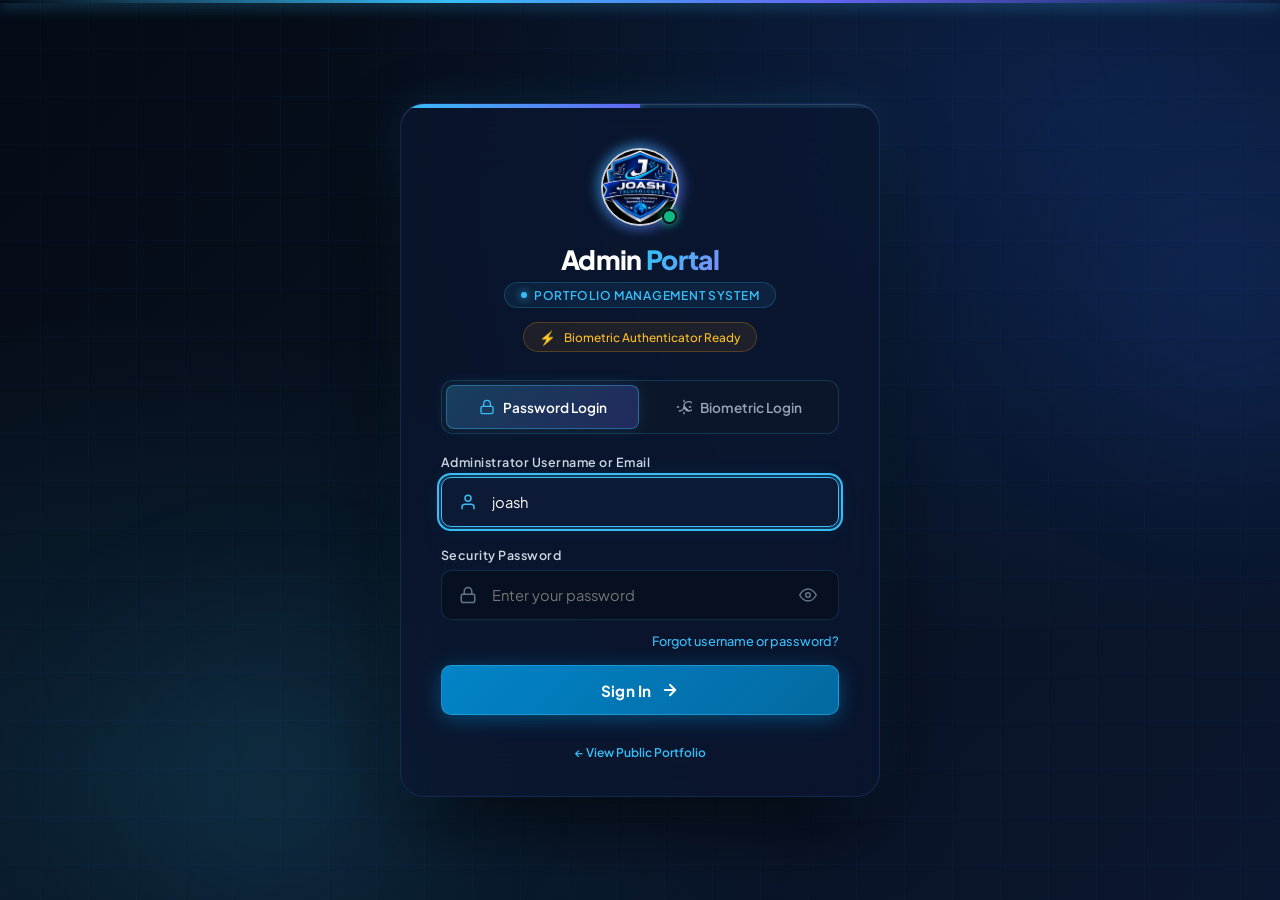
<file: frontendport/admin/login.html>
<!DOCTYPE html>
<html lang="en">
<head>
    <!-- Performance: Resource Hints -->
    <link rel="preconnect" href="https://fonts.googleapis.com" crossorigin>
    <link rel="preconnect" href="https://fonts.gstatic.com" crossorigin>
    <link rel="dns-prefetch" href="https://joash-portfolio-backend.onrender.com">
    <meta charset="UTF-8">
    <meta name="viewport" content="width=device-width, initial-scale=1.0, viewport-fit=cover">
    <meta name="theme-color" content="#07111F">
    <meta name="apple-mobile-web-app-capable" content="yes">
    <meta name="apple-mobile-web-app-status-bar-style" content="black-translucent">
    <link rel="manifest" href="../manifest.json">
    <link rel="apple-touch-icon" href="../assets/img/profile.png">
    <meta name="api-base-url" content="https://joash-portfolio-backend.onrender.com">
    <title>Administrator Portal | Secure Login</title>
    <link rel="preconnect" href="https://fonts.googleapis.com">
    <link rel="preconnect" href="https://fonts.gstatic.com" crossorigin>
    <link href="https://fonts.googleapis.com/css2?family=Plus+Jakarta+Sans:wght@300;400;500;600;700;800&family=JetBrains+Mono:wght@400;500;600&display=swap" rel="stylesheet">
    <style>
        :root {
            /* Exact Brand Unified Palette */
            --bg-primary: #07111F;
            --bg-secondary: #0B1730;
            --bg-deep: #050B16;
            --blue-primary: #2563EB;
            --blue-bright: #3B82F6;
            --cyan-accent: #38BDF8;
            --text-primary: #FFFFFF;

            --primary: #38bdf8;
            --primary-dark: #0284c7;
            --primary-glow: rgba(56, 189, 248, 0.35);
            --primary-soft: rgba(56, 189, 248, 0.12);
            --indigo: #6366f1;
            --indigo-glow: rgba(99, 102, 241, 0.35);
            --emerald: #10b981;
            --emerald-glow: rgba(16, 185, 129, 0.35);
            --rose: #f43f5e;
            --amber: #f59e0b;
            
            --glass-bg: rgba(11, 23, 48, 0.78);
            --glass-border: rgba(59, 130, 246, 0.18);
            --glass-border-hover: rgba(56, 189, 248, 0.45);
            --glass-input: rgba(7, 17, 31, 0.85);
            
            --text-title: #ffffff;
            --text-main: #f1f5f9;
            --text-sub: #cbd5e1;
            --text-muted: #94a3b8;
            --text-dim: #64748b;
            
            --radius-lg: 24px;
            --radius-md: 14px;
            --radius-sm: 10px;
        }

        *, *::before, *::after {
            box-sizing: border-box;
            margin: 0;
            padding: 0;
        }

        html {
            min-height: 100%;
            background: var(--bg-primary);
        }

        body {
            font-family: 'Plus Jakarta Sans', -apple-system, BlinkMacSystemFont, sans-serif;
            position: relative;
            isolation: isolate;
            min-height: 100vh;
            margin: 0;
            background-color: var(--bg-primary);
            color: var(--text-main);
            display: flex;
            align-items: center;
            justify-content: center;
            padding: 2rem 1.25rem;
            background-image: 
                radial-gradient(
                    ellipse at 85% 12%,
                    rgba(37, 99, 235, 0.20) 0%,
                    transparent 48%
                ),
                radial-gradient(
                    ellipse at 10% 85%,
                    rgba(56, 189, 248, 0.10) 0%,
                    transparent 42%
                ),
                linear-gradient(
                    135deg,
                    #050B16 0%,
                    #07111F 48%,
                    #0B1730 100%
                );
            background-repeat: no-repeat;
            background-position: center top;
            background-size: 100% 100%;
            background-attachment: fixed;
            overflow-x: hidden;
        }

        /* Ambient animated glow orbs */
        .ambient-orb {
            position: fixed;
            border-radius: 50%;
            pointer-events: none;
            filter: blur(80px);
            z-index: 0;
            animation: pulse-orb 8s ease-in-out infinite alternate;
        }
        .orb-1 {
            width: 380px;
            height: 380px;
            background: radial-gradient(circle, rgba(37, 99, 235, 0.18) 0%, rgba(37, 99, 235, 0) 70%);
            top: 12%;
            right: -140px;
        }
        .orb-2 {
            width: 420px;
            height: 420px;
            background: radial-gradient(circle, rgba(56, 189, 248, 0.12) 0%, rgba(56, 189, 248, 0) 70%);
            bottom: -10%;
            left: 5%;
            animation-duration: 10s;
        }
        @keyframes pulse-orb {
            0% { transform: scale(0.9) translate(0, 0); opacity: 0.6; }
            100% { transform: scale(1.15) translate(20px, -20px); opacity: 0.95; }
        }

        /* Subtle cyber grid overlay */
        .cyber-grid {
            position: fixed;
            inset: 0;
            background-image: 
                linear-gradient(rgba(59, 130, 246, 0.035) 1px, transparent 1px),
                linear-gradient(90deg, rgba(59, 130, 246, 0.035) 1px, transparent 1px);
            background-size: 48px 48px;
            background-position: center top;
            pointer-events: none;
            z-index: 0;
        }

        @media (max-width: 768px) {
            .cyber-grid {
                background-size: 40px 40px;
            }
            .orb-1 {
                width: 260px;
                height: 260px;
                right: -120px;
                filter: blur(75px);
            }
        }

        /* Top luminous laser stripe */
        .laser-stripe {
            position: fixed;
            top: 0;
            left: 0;
            right: 0;
            height: 2.5px;
            background: linear-gradient(90deg, transparent 0%, var(--primary) 35%, var(--indigo) 65%, transparent 100%);
            box-shadow: 0 0 16px var(--primary);
            z-index: 100;
        }

        /* Main Container */
        .login-wrapper {
            width: 100%;
            max-width: 480px;
            position: relative;
            z-index: 1;
        }

        /* ==========================================================================
           ULTRA-PREMIUM GLASS CARD
           ========================================================================== */
        .login-card {
            background: var(--glass-bg);
            backdrop-filter: blur(36px);
            -webkit-backdrop-filter: blur(36px);
            border: 1px solid var(--glass-border);
            border-radius: var(--radius-lg);
            overflow: hidden;
            box-shadow: 
                0 30px 80px -15px rgba(0, 0, 0, 0.85),
                0 0 45px rgba(56, 189, 248, 0.12),
                inset 0 1px 1px rgba(255, 255, 255, 0.15);
            transition: border-color 0.4s ease, box-shadow 0.4s ease;
            position: relative;
        }

        .login-card:hover {
            border-color: var(--glass-border-hover);
            box-shadow: 
                0 35px 90px -15px rgba(0, 0, 0, 0.90),
                0 0 60px rgba(56, 189, 248, 0.18),
                inset 0 1px 1px rgba(255, 255, 255, 0.22);
        }

        /* Top Progress Track */
        .step-progress-track {
            height: 3.5px;
            background: rgba(56, 189, 248, 0.12);
            position: relative;
            overflow: hidden;
        }
        .step-progress-fill {
            height: 100%;
            width: 50%;
            background: linear-gradient(90deg, var(--primary), var(--indigo));
            box-shadow: 0 0 10px var(--primary);
            transition: width 0.45s cubic-bezier(0.4, 0, 0.2, 1);
        }
        .step-progress-fill.step-2 {
            width: 100%;
        }

        .card-body {
            padding: 2.5rem 2.5rem 2.25rem;
        }

        /* ==========================================================================
           HERO HEADER & BRANDING
           ========================================================================== */
        .brand-header {
            text-align: center;
            margin-bottom: 1.75rem;
        }

        .avatar-container {
            position: relative;
            width: 78px;
            height: 78px;
            margin: 0 auto 1.15rem;
        }

        .avatar-glow-ring {
            position: absolute;
            inset: -4px;
            border-radius: 50%;
            background: linear-gradient(135deg, var(--primary), var(--indigo));
            opacity: 0.6;
            filter: blur(6px);
            /* static clean glow */
        }
        @keyframes pulse-ring {
            0%, 100% { opacity: 0.5; transform: scale(1); }
            50% { opacity: 0.85; transform: scale(1.06); }
        }

        .avatar-img {
            width: 100%;
            height: 100%;
            border-radius: 50%;
            object-fit: cover;
            border: 2px solid rgba(255, 255, 255, 0.8);
            position: relative;
            z-index: 1;
            display: block;
            background: #091322;
        }

        .status-dot {
            position: absolute;
            bottom: 2px;
            right: 2px;
            width: 15px;
            height: 15px;
            background: var(--emerald);
            border: 2.5px solid #060e1d;
            border-radius: 50%;
            box-shadow: 0 0 10px var(--emerald);
            z-index: 2;
        }

        .brand-title {
            font-size: 1.65rem;
            font-weight: 800;
            color: var(--text-title);
            letter-spacing: -0.025em;
            margin-bottom: 0.35rem;
            line-height: 1.2;
        }

        .brand-title span {
            background: linear-gradient(135deg, #38bdf8 20%, #818cf8 100%);
            -webkit-background-clip: text;
            -webkit-text-fill-color: transparent;
        }

        .portal-badge {
            display: inline-flex;
            align-items: center;
            gap: 0.45rem;
            background: rgba(56, 189, 248, 0.08);
            border: 1px solid rgba(56, 189, 248, 0.22);
            padding: 0.3rem 0.95rem;
            border-radius: 30px;
            font-size: 0.75rem;
            font-weight: 600;
            color: var(--primary);
            letter-spacing: 0.06em;
            text-transform: uppercase;
        }

        .badge-pulse {
            width: 6px;
            height: 6px;
            border-radius: 50%;
            background: var(--primary);
            box-shadow: 0 0 8px var(--primary);
            animation: pulse-dot 2s infinite;
        }
        @keyframes pulse-dot {
            0%, 100% { opacity: 1; transform: scale(1); }
            50% { opacity: 0.4; transform: scale(0.7); }
        }

        /* Lenovo Hardware Sensor Badge */
        .hardware-pill {
            display: flex;
            align-items: center;
            justify-content: center;
            gap: 0.5rem;
            margin: 0.85rem auto 0;
            padding: 0.35rem 0.95rem;
            background: rgba(16, 185, 129, 0.09);
            border: 1px solid rgba(16, 185, 129, 0.25);
            border-radius: 20px;
            font-size: 0.74rem;
            font-weight: 500;
            color: #34d399;
            width: fit-content;
            transition: all 0.3s ease;
        }
        .hardware-pill.unavailable {
            background: rgba(245, 158, 11, 0.09);
            border-color: rgba(245, 158, 11, 0.25);
            color: #fbbf24;
        }
        .hardware-icon {
            font-size: 0.85rem;
        }

        /* Login Method Selector: Password vs Fingerprint */
        .method-selector {
            display: flex;
            background: rgba(15, 23, 42, 0.7);
            border: 1px solid rgba(56, 189, 248, 0.2);
            border-radius: 12px;
            padding: 4px;
            margin-bottom: 1.25rem;
            gap: 4px;
        }
        .method-btn {
            flex: 1;
            display: flex;
            align-items: center;
            justify-content: center;
            gap: 0.5rem;
            padding: 8px 12px;
            background: transparent;
            border: none;
            border-radius: 8px;
            color: var(--text-muted);
            font-size: 0.85rem;
            font-weight: 600;
            font-family: inherit;
            cursor: pointer;
            transition: all 0.25s ease;
        }
        .method-btn:hover {
            color: #ffffff;
            background: rgba(56, 189, 248, 0.08);
        }
        .method-btn.active {
            color: #ffffff;
            background: linear-gradient(135deg, rgba(56, 189, 248, 0.25) 0%, rgba(99, 102, 241, 0.25) 100%);
            border: 1px solid rgba(56, 189, 248, 0.4);
            box-shadow: 0 0 15px rgba(56, 189, 248, 0.15);
        }
        .method-btn.active svg {
            stroke: var(--primary);
        }

        /* ==========================================================================
           STEPPER NAVIGATOR
           ========================================================================== */
        .auth-stepper {
            display: flex;
            align-items: center;
            justify-content: center;
            gap: 0.6rem;
            margin: 1.5rem 0 1.5rem;
        }

        .step-item {
            display: flex;
            align-items: center;
            gap: 0.5rem;
            font-size: 0.76rem;
            font-weight: 600;
            color: var(--text-dim);
            transition: color 0.3s ease;
        }
        .step-item.active {
            color: var(--primary);
        }
        .step-item.completed {
            color: var(--emerald);
        }

        .step-bubble {
            width: 28px;
            height: 28px;
            border-radius: 50%;
            border: 1.5px solid var(--text-dim);
            background: rgba(255, 255, 255, 0.03);
            display: flex;
            align-items: center;
            justify-content: center;
            font-size: 0.72rem;
            font-weight: 700;
            transition: all 0.3s ease;
        }
        .step-item.active .step-bubble {
            border-color: var(--primary);
            background: var(--primary-soft);
            color: var(--primary);
            box-shadow: 0 0 12px var(--primary-glow);
        }
        .step-item.completed .step-bubble {
            border-color: var(--emerald);
            background: rgba(16, 185, 129, 0.15);
            color: var(--emerald);
        }

        .step-connector {
            width: 32px;
            height: 2px;
            background: rgba(255, 255, 255, 0.1);
            border-radius: 2px;
            transition: background 0.3s ease;
        }
        .step-connector.active {
            background: linear-gradient(90deg, var(--emerald), var(--primary));
            box-shadow: 0 0 8px var(--primary-glow);
        }

        /* ==========================================================================
           ALERT BOX
           ========================================================================== */
        .alert-box {
            display: none;
            padding: 0.85rem 1.1rem;
            border-radius: var(--radius-sm);
            font-size: 0.84rem;
            margin-bottom: 1.25rem;
            align-items: center;
            gap: 0.65rem;
            line-height: 1.45;
            animation: slide-alert 0.3s ease;
        }
        @keyframes slide-alert {
            from { opacity: 0; transform: translateY(-8px); }
            to { opacity: 1; transform: translateY(0); }
        }
        .alert-box.show { display: flex; }
        .alert-error {
            background: rgba(244, 63, 94, 0.12);
            border: 1px solid rgba(244, 63, 94, 0.35);
            color: #fda4af;
        }
        .alert-success {
            background: rgba(16, 185, 129, 0.12);
            border: 1px solid rgba(16, 185, 129, 0.35);
            color: #6ee7b7;
        }
        .alert-info {
            background: rgba(56, 189, 248, 0.12);
            border: 1px solid rgba(56, 189, 248, 0.35);
            color: #7dd3fc;
        }

        /* ==========================================================================
           PANELS & FORM INPUTS
           ========================================================================== */
        .form-panel {
            transition: opacity 0.3s ease, transform 0.3s ease;
        }
        .form-panel.hidden {
            display: none;
        }

        .form-group {
            margin-bottom: 1.2rem;
            text-align: left;
        }

        .form-label {
            display: block;
            font-size: 0.78rem;
            font-weight: 600;
            color: var(--text-sub);
            letter-spacing: 0.04em;
            margin-bottom: 0.45rem;
        }

        .input-wrapper {
            position: relative;
            display: flex;
            align-items: center;
        }

        .input-icon {
            position: absolute;
            left: 1.1rem;
            color: var(--text-dim);
            pointer-events: none;
            display: flex;
            align-items: center;
            justify-content: center;
            transition: color 0.25s ease;
        }

        .form-control {
            width: 100%;
            height: 50px;
            padding: 0 1.1rem 0 3.1rem;
            background: var(--glass-input);
            border: 1px solid rgba(56, 189, 248, 0.16);
            border-radius: var(--radius-sm);
            color: var(--text-title);
            font-family: inherit;
            font-size: 0.92rem;
            outline: none;
            transition: all 0.25s ease;
        }

        .form-control:focus {
            border-color: var(--primary);
            background: rgba(14, 28, 56, 0.92);
            box-shadow: 0 0 0 3px rgba(56, 189, 248, 0.16), 0 0 20px rgba(56, 189, 248, 0.12);
        }

        .form-control:focus + .input-icon,
        .input-wrapper:focus-within .input-icon {
            color: var(--primary);
        }

        .toggle-password {
            position: absolute;
            right: 1rem;
            background: transparent;
            border: none;
            color: var(--text-dim);
            cursor: pointer;
            padding: 0.4rem;
            display: flex;
            align-items: center;
            justify-content: center;
            transition: color 0.2s ease;
        }
        .toggle-password:hover {
            color: var(--text-main);
        }

        /* ==========================================================================
           BUTTONS
           ========================================================================== */
        .btn-submit {
            width: 100%;
            height: 50px;
            background: linear-gradient(135deg, #0284c7 0%, #0369a1 100%);
            border: 1px solid rgba(56, 189, 248, 0.45);
            border-radius: var(--radius-sm);
            color: #ffffff;
            font-family: inherit;
            font-size: 0.95rem;
            font-weight: 700;
            letter-spacing: 0.02em;
            cursor: pointer;
            display: flex;
            align-items: center;
            justify-content: center;
            gap: 0.6rem;
            box-shadow: 0 4px 20px rgba(2, 132, 199, 0.45);
            transition: all 0.25s ease;
            position: relative;
            overflow: hidden;
            margin-top: 0.4rem;
        }

        .btn-submit::after {
            content: '';
            position: absolute;
            top: -50%;
            left: -50%;
            width: 200%;
            height: 200%;
            background: radial-gradient(circle, rgba(255, 255, 255, 0.2) 0%, transparent 60%);
            opacity: 0;
            transition: opacity 0.3s ease;
            pointer-events: none;
        }

        .btn-submit:hover:not(:disabled) {
            background: linear-gradient(135deg, #0ea5e9 0%, #0284c7 100%);
            box-shadow: 0 6px 28px rgba(56, 189, 248, 0.55);
            transform: translateY(-1.5px);
        }
        .btn-submit:hover::after {
            opacity: 1;
        }

        .btn-submit:active:not(:disabled) {
            transform: translateY(0);
        }

        .btn-submit:disabled {
            opacity: 0.6;
            cursor: not-allowed;
            transform: none !important;
        }

        .or-separator {
            display: flex;
            align-items: center;
            gap: 0.85rem;
            margin: 1.25rem 0;
        }
        .or-separator::before,
        .or-separator::after {
            content: '';
            flex: 1;
            height: 1px;
            background: rgba(56, 189, 248, 0.14);
        }
        .or-separator span {
            font-size: 0.72rem;
            color: var(--text-dim);
            letter-spacing: 0.08em;
            text-transform: uppercase;
        }

        .btn-passkey {
            width: 100%;
            height: 48px;
            background: rgba(56, 189, 248, 0.07);
            border: 1px solid rgba(56, 189, 248, 0.25);
            border-radius: var(--radius-sm);
            color: var(--text-main);
            font-family: inherit;
            font-size: 0.88rem;
            font-weight: 600;
            cursor: pointer;
            display: flex;
            align-items: center;
            justify-content: center;
            gap: 0.65rem;
            transition: all 0.25s ease;
        }
        .btn-passkey:hover:not(:disabled) {
            background: rgba(56, 189, 248, 0.15);
            border-color: rgba(56, 189, 248, 0.45);
            color: #ffffff;
            box-shadow: 0 0 20px rgba(56, 189, 248, 0.20);
        }

        .btn-subtle {
            width: 100%;
            padding: 0.7rem 1rem;
            background: transparent;
            border: 1px solid rgba(255, 255, 255, 0.10);
            border-radius: var(--radius-sm);
            color: var(--text-muted);
            font-family: inherit;
            font-size: 0.82rem;
            font-weight: 600;
            cursor: pointer;
            display: flex;
            align-items: center;
            justify-content: center;
            gap: 0.5rem;
            transition: all 0.2s ease;
        }
        .btn-subtle:hover {
            background: rgba(255, 255, 255, 0.05);
            color: var(--text-main);
            border-color: rgba(255, 255, 255, 0.25);
        }

        /* ==========================================================================
           BIOMETRIC SCANNER WIDGET (STEP 2)
           ========================================================================== */
        .scanner-card {
            text-align: center;
            padding: 0.5rem 0 0.5rem;
        }

        .user-chip {
            display: inline-flex;
            align-items: center;
            gap: 0.55rem;
            background: rgba(56, 189, 248, 0.08);
            border: 1px solid rgba(56, 189, 248, 0.25);
            border-radius: 30px;
            padding: 0.35rem 1rem 0.35rem 0.5rem;
            font-size: 0.82rem;
            font-weight: 600;
            color: var(--primary);
            margin-bottom: 1.5rem;
        }
        .chip-avatar {
            width: 24px;
            height: 24px;
            border-radius: 50%;
            background: linear-gradient(135deg, var(--primary), var(--indigo));
            display: flex;
            align-items: center;
            justify-content: center;
            font-size: 0.7rem;
            font-weight: 800;
            color: #fff;
        }

        /* Futuristic Fingerprint Scanner */
        .fingerprint-scanner-box {
            position: relative;
            width: 130px;
            height: 130px;
            margin: 0 auto 1.5rem;
            cursor: pointer;
        }

        .scanner-ring-outer {
            position: absolute;
            inset: 0;
            border-radius: 50%;
            border: 1.5px dashed rgba(56, 189, 248, 0.30);
            animation: rotate-scanner 16s linear infinite;
        }
        @keyframes rotate-scanner {
            from { transform: rotate(0deg); }
            to { transform: rotate(360deg); }
        }

        .scanner-ring-middle {
            position: absolute;
            inset: 8px;
            border-radius: 50%;
            border: 1px solid rgba(56, 189, 248, 0.2);
            transition: all 0.3s ease;
        }

        .scanner-core {
            position: absolute;
            inset: 16px;
            border-radius: 50%;
            background: radial-gradient(circle, rgba(56, 189, 248, 0.12) 0%, rgba(8, 16, 32, 0.9) 75%);
            border: 2px solid rgba(56, 189, 248, 0.4);
            display: flex;
            align-items: center;
            justify-content: center;
            overflow: hidden;
            box-shadow: 0 0 25px rgba(56, 189, 248, 0.15);
            transition: all 0.35s ease;
        }

        .fingerprint-svg {
            width: 52px;
            height: 52px;
            fill: none;
            stroke: var(--primary);
            stroke-width: 2;
            stroke-linecap: round;
            stroke-linejoin: round;
            opacity: 0.85;
            transition: all 0.35s ease;
        }

        /* Laser Sweep Line */
        .laser-sweep {
            position: absolute;
            left: 0;
            right: 0;
            height: 3px;
            background: linear-gradient(90deg, transparent, #38bdf8 30%, #ffffff 50%, #38bdf8 70%, transparent);
            box-shadow: 0 0 12px #38bdf8, 0 0 20px #38bdf8;
            top: 0;
            opacity: 0;
            pointer-events: none;
        }

        /* Scanner States */
        .fingerprint-scanner-box.scanning .scanner-core {
            border-color: var(--primary);
            box-shadow: 0 0 35px var(--primary-glow);
            animation: pulse-core 1.6s infinite ease-in-out;
        }
        .fingerprint-scanner-box.scanning .laser-sweep {
            opacity: 1;
            animation: sweep-beam 2s infinite ease-in-out;
        }
        .fingerprint-scanner-box.scanning .fingerprint-svg {
            stroke: #7dd3fc;
            filter: drop-shadow(0 0 6px var(--primary));
        }

        .fingerprint-scanner-box.success .scanner-core {
            border-color: var(--emerald);
            background: radial-gradient(circle, rgba(16, 185, 129, 0.25) 0%, rgba(8, 16, 32, 0.9) 75%);
            box-shadow: 0 0 40px var(--emerald-glow);
        }
        .fingerprint-scanner-box.success .fingerprint-svg {
            stroke: var(--emerald);
        }

        .fingerprint-scanner-box.error .scanner-core {
            border-color: var(--rose);
            background: radial-gradient(circle, rgba(244, 63, 94, 0.2) 0%, rgba(8, 16, 32, 0.9) 75%);
            box-shadow: 0 0 30px rgba(244, 63, 94, 0.35);
        }
        .fingerprint-scanner-box.error .fingerprint-svg {
            stroke: var(--rose);
        }

        @keyframes sweep-beam {
            0% { top: 10%; opacity: 0; }
            15% { opacity: 1; }
            85% { opacity: 1; }
            100% { top: 90%; opacity: 0; }
        }
        @keyframes pulse-core {
            0%, 100% { transform: scale(1); box-shadow: 0 0 25px rgba(56, 189, 248, 0.2); }
            50% { transform: scale(1.04); box-shadow: 0 0 40px rgba(56, 189, 248, 0.45); }
        }

        .scanner-title {
            font-size: 1.2rem;
            font-weight: 700;
            color: var(--text-title);
            margin-bottom: 0.45rem;
        }

        .scanner-desc {
            font-size: 0.85rem;
            color: var(--text-muted);
            line-height: 1.6;
            margin-bottom: 1.5rem;
            max-width: 360px;
            margin-left: auto;
            margin-right: auto;
        }

        /* ==========================================================================
           INITIAL SETUP DRAWER
           ========================================================================== */
        .setup-drawer {
            margin-top: 1.25rem;
            border: 1px solid rgba(245, 158, 11, 0.25);
            border-radius: var(--radius-sm);
            background: rgba(245, 158, 11, 0.05);
            padding: 1rem 1.2rem;
            text-align: left;
        }
        .setup-summary {
            cursor: pointer;
            font-size: 0.8rem;
            font-weight: 600;
            color: var(--amber);
            outline: none;
            display: flex;
            align-items: center;
            gap: 0.45rem;
            user-select: none;
        }
        .setup-content {
            margin-top: 1rem;
        }

        /* ==========================================================================
           FOOTER & TRUST BADGES
           ========================================================================== */
        .auth-footer {
            margin-top: 1.85rem;
            text-align: center;
        }
        .trust-badges {
            display: flex;
            justify-content: center;
            gap: 1.25rem;
            margin-bottom: 0.85rem;
        }
        .trust-item {
            display: flex;
            align-items: center;
            gap: 0.35rem;
            font-size: 0.72rem;
            color: var(--text-dim);
        }
        .trust-item svg {
            width: 14px;
            height: 14px;
            fill: none;
            stroke: var(--primary);
            stroke-width: 2;
        }

        .footer-note {
            font-size: 0.75rem;
            color: var(--text-dim);
        }
        .footer-note a {
            color: var(--primary);
            text-decoration: none;
            font-weight: 600;
            transition: color 0.2s ease;
        }
        .footer-note a:hover {
            color: #ffffff;
            text-decoration: underline;
        }

        /* ==========================================================================
           RESPONSIVE & CROSS-PLATFORM ADJUSTMENTS
           ========================================================================== */
        *, *::before, *::after {
            -webkit-tap-highlight-color: transparent;
        }

        body {
            min-height: 100vh;
            min-height: 100dvh;
            padding: max(1.5rem, env(safe-area-inset-top, 0px)) max(1rem, env(safe-area-inset-right, 0px)) max(1.5rem, env(safe-area-inset-bottom, 0px)) max(1rem, env(safe-area-inset-left, 0px));
        }

        .btn-submit,
        .btn-subtle,
        .method-btn,
        .toggle-password {
            touch-action: manipulation;
            min-height: 44px;
        }

        :focus-visible {
            outline: 2px solid var(--primary);
            outline-offset: 2px;
        }

        @media (max-width: 768px) {
            .form-control,
            input[type="text"],
            input[type="password"],
            input[type="email"] {
                font-size: 16px !important; /* Prevents iOS Safari auto-zoom on input focus */
            }
        }

        @media (max-width: 480px) {
            body {
                padding: max(1rem, env(safe-area-inset-top, 0px)) 0.75rem max(1rem, env(safe-area-inset-bottom, 0px));
            }
            .login-card {
                border-radius: 18px;
            }
            .card-body {
                padding: 1.5rem 1.15rem;
            }
            .brand-title {
                font-size: 1.35rem;
            }
            .brand-subtitle {
                font-size: 0.78rem;
            }
            .method-selector {
                gap: 0.35rem;
            }
            .method-btn {
                font-size: 0.8rem;
                padding: 0.65rem 0.5rem;
            }
            .fingerprint-scanner-box {
                width: 100px;
                height: 100px;
            }
            .scanner-core {
                width: 80px;
                height: 80px;
            }
            .fingerprint-svg {
                width: 44px;
                height: 44px;
            }
            .trust-badges {
                flex-direction: column;
                align-items: center;
                gap: 0.4rem;
            }
        }

        @media (max-width: 360px) {
            .card-body {
                padding: 1.25rem 0.85rem;
            }
            .brand-title {
                font-size: 1.2rem;
            }
            .method-btn {
                font-size: 0.74rem;
                padding: 0.6rem 0.35rem;
            }
        }

        @media (prefers-reduced-motion: reduce) {
            *, *::before, *::after {
                animation-duration: 0.01ms !important;
                animation-iteration-count: 1 !important;
                transition-duration: 0.01ms !important;
            }
            .laser-sweep, .laser-stripe, .ambient-orb {
                animation: none !important;
            }
        }
    </style>
</head>
<body>
    <div class="cyber-grid"></div>
    <div class="ambient-orb orb-1"></div>
    <div class="ambient-orb orb-2"></div>
    <div class="laser-stripe"></div>

    <div class="login-wrapper">
        <div class="login-card">
            <!-- Top Step Progress Line -->
            <div class="step-progress-track">
                <div class="step-progress-fill" id="progressBar"></div>
            </div>

            <div class="card-body">
                <!-- Brand Header -->
                <div class="brand-header">
                    <div class="avatar-container">
                        <div class="avatar-glow-ring"></div>
                        <img src="assets/img/Joash.jpeg" alt="Administrator" class="avatar-img" onerror="this.src='../assets/img/profile.png'">
                        <div class="status-dot"></div>
                    </div>
                    <h1 class="brand-title">Admin <span>Portal</span></h1>
                    <div class="portal-badge">
                        <span class="badge-pulse"></span>
                        <span id="portalBadgeText">Portfolio Management System</span>
                    </div>
                    <!-- Real-Time Hardware Detection Status -->
                    <div id="sensorStatusBadge" class="hardware-pill">
                        <span class="hardware-icon">⚡</span>
                        <span id="sensorStatusText">Detecting Biometric Hardware...</span>
                    </div>
                </div>

                <!-- Notification Alert Box -->
                <div class="alert-box" id="alertBox">
                    <span id="alertIcon">⚠️</span>
                    <span id="alertText"></span>
                </div>

                <!-- Login Method Selector: Password vs Fingerprint -->
                <div class="method-selector">
                    <button type="button" class="method-btn active" id="tabPassword" onclick="switchLoginMethod('password')">
                        <svg width="16" height="16" viewBox="0 0 24 24" fill="none" stroke="currentColor" stroke-width="2" stroke-linecap="round" stroke-linejoin="round">
                            <rect x="3" y="11" width="18" height="11" rx="2" ry="2"></rect>
                            <path d="M7 11V7a5 5 0 0 1 10 0v4"></path>
                        </svg>
                        <span>Password Login</span>
                    </button>
                    <button type="button" class="method-btn" id="tabPasskey" onclick="switchLoginMethod('passkey')">
                        <svg width="16" height="16" viewBox="0 0 24 24" fill="none" stroke="currentColor" stroke-width="2" stroke-linecap="round" stroke-linejoin="round">
                            <path d="M12 11c0 3.866-3.134 7-7 7m14 0c-3.866 0-7-3.134-7-7m0 0a7 7 0 1 1 14 0c0 3.866-3.134 7-7 7z"></path>
                            <path d="M12 2v2m0 16v2M2 12h2m16 0h2"></path>
                        </svg>
                        <span id="tabPasskeyLabel">Fingerprint Login</span>
                    </button>
                </div>

                <!-- ==============================================================
                     STEP 1: PASSWORD & USERNAME CREDENTIALS
                     ============================================================== -->
                <div class="form-panel" id="step1Panel">
                    <form id="credentialsForm" onsubmit="event.preventDefault(); handleCredentialsSubmit();">
                        <div class="form-group">
                            <label class="form-label" for="username">Administrator Username or Email</label>
                            <div class="input-wrapper">
                                <span class="input-icon">
                                    <svg width="18" height="18" viewBox="0 0 24 24" fill="none" stroke="currentColor" stroke-width="2" stroke-linecap="round" stroke-linejoin="round">
                                        <path d="M20 21v-2a4 4 0 0 0-4-4H8a4 4 0 0 0-4 4v2"></path>
                                        <circle cx="12" cy="7" r="4"></circle>
                                    </svg>
                                </span>
                                <input type="text" id="username" class="form-control" autocomplete="username" placeholder="admin or admin@portfolio.com" required autofocus>
                            </div>
                        </div>

                        <div class="form-group">
                            <label class="form-label" for="password">Security Password</label>
                            <div class="input-wrapper">
                                <span class="input-icon">
                                    <svg width="18" height="18" viewBox="0 0 24 24" fill="none" stroke="currentColor" stroke-width="2" stroke-linecap="round" stroke-linejoin="round">
                                        <rect x="3" y="11" width="18" height="11" rx="2" ry="2"></rect>
                                        <path d="M7 11V7a5 5 0 0 1 10 0v4"></path>
                                    </svg>
                                </span>
                                <input type="password" id="password" class="form-control" autocomplete="current-password" placeholder="Enter your password" required>
                                <button type="button" class="toggle-password" id="togglePwd" title="Show/Hide Password">
                                    <svg id="eyeIcon" width="18" height="18" viewBox="0 0 24 24" fill="none" stroke="currentColor" stroke-width="2" stroke-linecap="round" stroke-linejoin="round">
                                        <path d="M1 12s4-8 11-8 11 8 11 8-4 8-11 8-11-8-11-8z"></path>
                                        <circle cx="12" cy="12" r="3"></circle>
                                    </svg>
                                </button>
                            </div>
                        </div>

                        <div style="display:flex; justify-content:flex-end; margin-top:-0.35rem; margin-bottom:1rem;">
                            <a href="javascript:void(0)" onclick="openRecoveryView()" style="font-size:0.8rem; color:var(--primary); text-decoration:none; font-weight:500; transition: color 0.2s ease;">
                                Forgot username or password?
                            </a>
                        </div>

                        <button type="submit" class="btn-submit" id="loginBtn">
                            <span>Sign In</span>
                            <svg width="18" height="18" viewBox="0 0 24 24" fill="none" stroke="currentColor" stroke-width="2.5" stroke-linecap="round" stroke-linejoin="round">
                                <line x1="5" y1="12" x2="19" y2="12"></line>
                                <polyline points="12 5 19 12 12 19"></polyline>
                            </svg>
                        </button>
                    </form>

                </div>

                <!-- ==============================================================
                     STEP 2: BIOMETRIC SCANNER (LENOVO / WINDOWS HELLO)
                     ============================================================== -->
                <div class="form-panel hidden" id="step2Panel">
                    <div class="scanner-card">
                        <!-- Username field for independent fingerprint login -->
                        <div class="form-group" id="fpUsernameGroup" style="margin-bottom:1.1rem;">
                            <label class="form-label" for="fpUsernameInput">Administrator Username or Email</label>
                            <div class="input-wrapper">
                                <span class="input-icon">
                                    <svg width="18" height="18" viewBox="0 0 24 24" fill="none" stroke="currentColor" stroke-width="2" stroke-linecap="round" stroke-linejoin="round">
                                        <path d="M20 21v-2a4 4 0 0 0-4-4H8a4 4 0 0 0-4 4v2"></path>
                                        <circle cx="12" cy="7" r="4"></circle>
                                    </svg>
                                </span>
                                <input type="text" id="fpUsernameInput" class="form-control" autocomplete="username" placeholder="admin or admin@portfolio.com" onkeydown="if(event.key==='Enter'){ event.preventDefault(); retryPasskeyAction(); }">
                            </div>
                        </div>

                        <div class="user-chip" id="fpUserChip" style="display:none;">
                            <span class="chip-avatar" id="fpUserInitial">A</span>
                            <span id="fpUsername">Administrator</span>
                        </div>

                        <!-- Animated Holographic Scanner -->
                        <div class="fingerprint-scanner-box" id="fpScanner" onclick="retryPasskeyAction()" title="Click to trigger biometric prompt">
                            <div class="scanner-ring-outer"></div>
                            <div class="scanner-ring-middle"></div>
                            <div class="scanner-core">
                                <div class="laser-sweep" id="laserSweep"></div>
                                <svg class="fingerprint-svg" viewBox="0 0 24 24">
                                    <path d="M12 10a2 2 0 0 0-2 2c0 1.02-.1 2.51-.26 4"></path>
                                    <path d="M14 13.12c0 2.38 0 6.38-1 8.88"></path>
                                    <path d="M2 16h.01"></path>
                                    <path d="M21.8 16c.2-2 .131-5.354 0-6"></path>
                                    <path d="M9 6.8a6 6 0 0 1 9 5.2c0 .47 0 1.17-.02 2"></path>
                                    <path d="M5.07 12.5a4 4 0 0 1 5.4-3.5"></path>
                                    <path d="M12 2a10 10 0 0 0-9.62 12.72"></path>
                                    <path d="M18.83 14.5a8 8 0 0 0-1.83-7.5"></path>
                                </svg>
                            </div>
                        </div>

                        <h3 class="scanner-title" id="fpTitle">Touch Your Biometric Sensor</h3>
                        <p class="scanner-desc" id="fpSubtitle">
                            Windows Hello is active. Place your enrolled finger on the laptop's built-in reader to authenticate.
                        </p>

                        <button type="button" class="btn-submit" id="fpBtn" onclick="retryPasskeyAction()">
                            <span>Touch Sensor to Verify</span>
                            <svg width="18" height="18" viewBox="0 0 24 24" fill="none" stroke="currentColor" stroke-width="2" stroke-linecap="round" stroke-linejoin="round">
                                <path d="M12 2a10 10 0 1 0 10 10A10 10 0 0 0 12 2zm1 15h-2v-2h2zm0-4h-2V7h2z"></path>
                            </svg>
                        </button>

                        <div style="display:flex; flex-direction:column; gap:0.6rem; margin-top:1.1rem;">
                            <button type="button" class="btn-subtle" id="btnSkipEnroll" style="display:none;" onclick="skipEnrollmentAndEnter()">
                                <span>⚡ Continue to Dashboard (Skip Setup)</span>
                            </button>
                            <button type="button" class="btn-subtle" onclick="goBackToCredentials()">
                                <span>← Back to Password Login</span>
                            </button>
                        </div>

                        <!-- Single-Use Emergency Recovery Code or Instant Email Passcode for Laptop Access -->
                        <div id="recoveryCodeSection" style="margin-top:1.4rem; padding-top:1.1rem; border-top:1px dashed rgba(56, 189, 248, 0.25); text-align:center;">
                            <div style="background:rgba(56, 189, 248, 0.05); border:1px solid rgba(56, 189, 248, 0.18); border-radius:10px; padding:0.85rem 1rem; margin-bottom:0.9rem;">
                                <p style="font-size:0.82rem; font-weight:600; color:#38bdf8; margin-bottom:0.3rem;">
                                    Laptop sensor not yet enrolled or phone unavailable?
                                </p>
                                <p style="font-size:0.75rem; color:#94a3b8; line-height:1.4; margin-bottom:0.75rem;">
                                    If this Lenovo ThinkPad's fingerprint reader isn't enrolled yet, or your phone isn't handy, enter your <strong>Recovery Code</strong> or receive an <strong>Instant One-Time Email Passcode</strong>.
                                </p>
                                <div style="display:flex; gap:0.4rem; justify-content:center; flex-wrap:wrap; margin-bottom:0.6rem;">
                                    <input type="text" id="emergencyRecoveryCodeInput" class="form-control" placeholder="Recovery Code (ABCD-EFGH)" style="max-width:210px; text-transform:uppercase; font-family:monospace; font-size:0.82rem; text-align:center; padding:0.4rem 0.6rem;" onkeydown="if(event.key==='Enter'){ event.preventDefault(); handleEmergencyRecoveryCodeSubmit(); }">
                                    <button type="button" class="btn-submit" id="btnVerifyRecoveryCode" style="width:auto; padding:0 0.85rem; font-size:0.78rem;" onclick="handleEmergencyRecoveryCodeSubmit()">
                                        <span>Verify Code</span>
                                    </button>
                                </div>
                                <div style="display:flex; justify-content:center; gap:0.5rem; align-items:center;">
                                    <span style="font-size:0.72rem; color:#64748b;">— OR —</span>
                                    <button type="button" class="btn-subtle" id="btnRequestEmailOtp" style="width:auto; padding:0.35rem 0.85rem; font-size:0.75rem; color:#38bdf8; border:1px solid rgba(56,189,248,0.25); border-radius:6px; background:rgba(56,189,248,0.08); cursor:pointer;" onclick="handleRequestEmailOtp()">
                                        <span>📩 Email Me a 6-Digit Passcode</span>
                                    </button>
                                </div>
                                <div id="emailOtpInputWrap" style="display:none; margin-top:0.75rem; padding-top:0.6rem; border-top:1px solid rgba(255,255,255,0.06);">
                                    <p style="font-size:0.74rem; color:#34d399; margin-bottom:0.4rem;">
                                        Passcode sent! Check your inbox for the 6-digit code:
                                    </p>
                                    <div style="display:flex; gap:0.4rem; justify-content:center;">
                                        <input type="text" id="emergencyEmailOtpInput" class="form-control" placeholder="6-digit code (e.g. 123456)" maxlength="6" style="max-width:180px; font-family:monospace; font-size:0.85rem; text-align:center; padding:0.4rem 0.6rem;" onkeydown="if(event.key==='Enter'){ event.preventDefault(); handleVerifyEmailOtp(); }">
                                        <button type="button" class="btn-submit" id="btnVerifyEmailOtp" style="width:auto; padding:0 0.85rem; font-size:0.78rem;" onclick="handleVerifyEmailOtp()">
                                            <span>Submit</span>
                                        </button>
                                    </div>
                                </div>
                            </div>
                        </div>
                    </div>
                </div>

                <!-- ==============================================================
                     PANEL 3: FORGOT USERNAME OR PASSWORD (RECOVERY VIA EMAIL)
                     ============================================================== -->
                <div class="form-panel hidden" id="recoveryPanel">
                    <div style="text-align:center; margin-bottom:1.25rem;">
                        <div style="width:52px; height:52px; border-radius:50%; background:rgba(56, 189, 248, 0.12); border:1px solid rgba(56, 189, 248, 0.3); display:inline-flex; align-items:center; justify-content:center; margin-bottom:0.75rem;">
                            <svg width="24" height="24" viewBox="0 0 24 24" fill="none" stroke="var(--primary)" stroke-width="2" stroke-linecap="round" stroke-linejoin="round">
                                <rect x="3" y="11" width="18" height="11" rx="2" ry="2"></rect>
                                <path d="M7 11V7a5 5 0 0 1 10 0v4"></path>
                            </svg>
                        </div>
                        <h2 style="font-size:1.2rem; font-weight:700; color:#fff; margin-bottom:0.35rem;">Account Recovery</h2>
                        <p style="font-size:0.82rem; color:var(--text-muted); line-height:1.45;">
                            Enter your registered administrator email or username. You will receive an email with your <strong>6-digit reset code</strong> and username.
                        </p>
                    </div>

                    <form id="recoveryForm" onsubmit="event.preventDefault(); handleRecoverySubmit();">
                        <div class="form-group">
                            <label class="form-label" for="recoveryEmail">Registered Email or Username</label>
                            <div class="input-wrapper">
                                <span class="input-icon">
                                    <svg width="18" height="18" viewBox="0 0 24 24" fill="none" stroke="currentColor" stroke-width="2" stroke-linecap="round" stroke-linejoin="round">
                                        <path d="M4 4h16c1.1 0 2 .9 2 2v12c0 1.1-.9 2-2 2H4c-1.1 0-2-.9-2-2V6c0-1.1.9-2 2-2z"></path>
                                        <polyline points="22,6 12,13 2,6"></polyline>
                                    </svg>
                                </span>
                                <input type="text" id="recoveryEmail" class="form-control" placeholder="Enter username or email address" required>
                            </div>
                        </div>

                        <button type="submit" class="btn-submit" id="btnSendRecovery">
                            <span>Send 6-Digit Reset Code</span>
                            <svg width="18" height="18" viewBox="0 0 24 24" fill="none" stroke="currentColor" stroke-width="2" stroke-linecap="round" stroke-linejoin="round">
                                <line x1="22" y1="2" x2="11" y2="13"></line>
                                <polygon points="22 2 15 22 11 13 2 9 22 2"></polygon>
                            </svg>
                        </button>

                        <button type="button" class="btn-subtle" onclick="closeRecoveryView()" style="margin-top:0.75rem;">
                            <span>← Back to Sign In</span>
                        </button>
                    </form>
                </div>

                <!-- ==============================================================
                     PANEL 4: SET NEW PASSWORD (TOKEN CONFIRMATION)
                     ============================================================== -->
                <div class="form-panel hidden" id="resetPasswordPanel">
                    <div style="text-align:center; margin-bottom:1.25rem;">
                        <h2 style="font-size:1.2rem; font-weight:700; color:#fff; margin-bottom:0.35rem;">Set New Password</h2>
                        <p style="font-size:0.82rem; color:var(--text-muted); line-height:1.45;">
                            Enter the 6-digit code from your email along with your new password.
                        </p>
                    </div>

                    <form id="completeResetForm" onsubmit="event.preventDefault(); handleCompleteResetSubmit();">
                        <div class="form-group">
                            <label class="form-label" for="resetCodeInput">6-Digit Reset Code</label>
                            <div class="input-wrapper">
                                <span class="input-icon">
                                    <svg width="18" height="18" viewBox="0 0 24 24" fill="none" stroke="currentColor" stroke-width="2" stroke-linecap="round" stroke-linejoin="round">
                                        <rect x="3" y="11" width="18" height="11" rx="2" ry="2"></rect>
                                        <path d="M7 11V7a5 5 0 0 1 10 0v4"></path>
                                    </svg>
                                </span>
                                <input type="text" id="resetCodeInput" class="form-control" placeholder="e.g. 123456" maxlength="6" inputmode="numeric" required style="letter-spacing:4px; font-weight:700; text-align:center; font-size:1.15rem;">
                            </div>
                            <small style="color:var(--text-muted); font-size:0.75rem; display:block; margin-top:0.35rem;">Check your inbox for the 6-digit verification code</small>
                        </div>

                        <div class="form-group">
                            <label class="form-label" for="newResetPassword">New Security Password</label>
                            <div class="input-wrapper">
                                <span class="input-icon">
                                    <svg width="18" height="18" viewBox="0 0 24 24" fill="none" stroke="currentColor" stroke-width="2" stroke-linecap="round" stroke-linejoin="round">
                                        <rect x="3" y="11" width="18" height="11" rx="2" ry="2"></rect>
                                        <path d="M7 11V7a5 5 0 0 1 10 0v4"></path>
                                    </svg>
                                </span>
                                <input type="password" id="newResetPassword" class="form-control" placeholder="Minimum 8 characters" minlength="8" required>
                            </div>
                        </div>

                        <div class="form-group">
                            <label class="form-label" for="confirmResetPassword">Confirm New Password</label>
                            <div class="input-wrapper">
                                <span class="input-icon">
                                    <svg width="18" height="18" viewBox="0 0 24 24" fill="none" stroke="currentColor" stroke-width="2" stroke-linecap="round" stroke-linejoin="round">
                                        <path d="M22 11.08V12a10 10 0 1 1-5.93-9.14"></path>
                                        <polyline points="22 4 12 14.01 9 11.01"></polyline>
                                    </svg>
                                </span>
                                <input type="password" id="confirmResetPassword" class="form-control" placeholder="Re-enter new password" minlength="8" required>
                            </div>
                        </div>

                        <button type="submit" class="btn-submit" id="btnCompleteReset">
                            <span>Update Password &amp; Sign In</span>
                        </button>

                        <button type="button" class="btn-subtle" onclick="closeRecoveryView()" style="margin-top:0.75rem;">
                            <span>← Back to Sign In</span>
                        </button>
                    </form>
                </div>

                <!-- Footer -->
                <div class="auth-footer">
                    <p class="footer-note">
                        <a href="../index.html">&larr; View Public Portfolio</a>
                    </p>
                </div>
            </div>
        </div>
    </div>

    <!-- Scripts -->
    <script src="../assets/js/api.js" defer></script>
    <script src="js/admin-auth.js" defer></script>
    <script>
    /* ==========================================================================
       ADMINISTRATOR AUTHENTICATION CONTROLLER — TWO-STEP BIOMETRIC FLOW
       ========================================================================== */

    // WebAuthn W3C specification strictly requires localhost domain instead of 127.0.0.1
    if (window.location.hostname === '127.0.0.1' || window.location.hostname === '::1') {
        window.location.replace(
            window.location.href.replace('//127.0.0.1', '//localhost').replace('//[::1]', '//localhost')
        );
    }

    // Auto-redirect if token is already present
    if (localStorage.getItem('adminToken')) {
        window.location.replace('dashboard.html');
    }

    let mfaState = null;
    let currentUsername = localStorage.getItem('lastAdminUsername') || 'joash';
    let isEnrollmentMode = false;
    let pendingLoginToken = null;

    // Cross-Platform Device & Biometric Capability Detector
    function getDeviceAuthInfo() {
        const ua = navigator.userAgent;
        const isWindows = /Windows/i.test(ua);
        const isIOS = /iPhone|iPad|iPod/i.test(ua);
        const isMac = /Macintosh|Mac OS X/i.test(ua) && !isIOS;
        const isAndroid = /Android/i.test(ua);

        if (isWindows) {
            return {
                platform: 'windows',
                name: 'Lenovo ThinkPad Fingerprint Reader',
                tabLabel: 'Fingerprint Login',
                prompt: 'Touch Lenovo ThinkPad Sensor',
                sub: 'Windows Hello is active on this ThinkPad. Touch your fingerprint reader to authenticate, or verify on your phone.',
                btnText: 'Verify with ThinkPad Sensor',
                registerPrompt: 'Touch Sensor to Register This ThinkPad'
            };
        } else if (isIOS) {
            return {
                platform: 'ios',
                name: 'Apple Face ID / Touch ID',
                tabLabel: 'Face / Touch ID',
                prompt: 'Authenticate with Face ID / Touch ID',
                sub: 'Use your Apple biometric sensor or device passcode to authenticate.',
                btnText: 'Verify with Face ID / Touch ID',
                registerPrompt: 'Link Face ID / Touch ID'
            };
        } else if (isMac) {
            return {
                platform: 'mac',
                name: 'macOS Touch ID / Apple Passkey',
                tabLabel: 'Touch ID Login',
                prompt: 'Touch Your Mac Touch ID Sensor',
                sub: 'Touch ID / Apple Passkey is active on your Mac.',
                btnText: 'Verify with Touch ID',
                registerPrompt: 'Register Mac Touch ID'
            };
        } else if (isAndroid) {
            return {
                platform: 'android',
                name: 'Android Biometric / Fingerprint Sensor',
                tabLabel: 'Fingerprint Login',
                prompt: 'Touch Your Fingerprint Sensor',
                sub: 'Touch your device fingerprint sensor or confirm system prompt.',
                btnText: 'Verify with Fingerprint',
                registerPrompt: 'Register Android Sensor'
            };
        }
        return {
            platform: 'generic',
            name: 'Device Biometric Authenticator',
            tabLabel: 'Biometric Login',
            prompt: 'Verify with Device Biometrics',
            sub: 'Touch your device sensor or confirm system security prompt.',
            btnText: 'Verify Biometrics',
            registerPrompt: 'Register Device Biometrics'
        };
    }

    // Detect internal device biometric hardware on load
    document.addEventListener('DOMContentLoaded', async () => {
        const badge = document.getElementById('sensorStatusBadge');
        const text  = document.getElementById('sensorStatusText');
        const dev   = getDeviceAuthInfo();

        const tabPasskeyLabel = document.getElementById('tabPasskeyLabel');
        if (tabPasskeyLabel) tabPasskeyLabel.textContent = dev.tabLabel;

        if (typeof isPlatformFingerprintAvailable === 'function') {
            const hasSensor = await isPlatformFingerprintAvailable();
            if (hasSensor) {
                badge.className = 'hardware-pill';
                text.textContent = `${dev.name} Active`;
            } else {
                badge.className = 'hardware-pill unavailable';
                text.textContent = 'Biometric Authenticator Ready';
            }
        }
    });

    // Alert feedback
    function showAlert(msg, type = 'error') {
        const box  = document.getElementById('alertBox');
        const text = document.getElementById('alertText');
        const icon = document.getElementById('alertIcon');
        const icons = { error: '❌', success: '✅', info: 'ℹ️' };
        box.className = `alert-box show alert-${type}`;
        icon.textContent = icons[type] || '⚠️';
        text.textContent = msg;
    }
    function hideAlert() {
        document.getElementById('alertBox').className = 'alert-box';
    }

    // Method Switcher: Password vs Fingerprint
    function switchLoginMethod(method) {
        const tabPwd = document.getElementById('tabPassword');
        const tabFp  = document.getElementById('tabPasskey');
        const pnlPwd = document.getElementById('step1Panel');
        const pnlFp  = document.getElementById('step2Panel');
        const pnlRec = document.getElementById('recoveryPanel');
        const pnlRst = document.getElementById('resetPasswordPanel');

        pnlRec?.classList.add('hidden');
        pnlRst?.classList.add('hidden');
        hideAlert();

        const dev = getDeviceAuthInfo();

        if (method === 'passkey') {
            tabPwd?.classList.remove('active');
            tabFp?.classList.add('active');
            pnlPwd?.classList.add('hidden');
            pnlFp?.classList.remove('hidden');

            // Pre-fill username from password tab if already typed, but keep field editable
            const existingUsername = document.getElementById('username')?.value.trim()
                || localStorage.getItem('lastAdminUsername') || '';
            const fpInput = document.getElementById('fpUsernameInput');
            if (fpInput && existingUsername && !fpInput.value) {
                fpInput.value = existingUsername;
            }

            // Reset scanner to idle state — user clicks button to trigger biometric
            const fpUserChip = document.getElementById('fpUserChip');
            const fpUsernameGroup = document.getElementById('fpUsernameGroup');
            if (fpUserChip) fpUserChip.style.display = 'none';
            if (fpUsernameGroup) fpUsernameGroup.style.display = 'block';

            isEnrollmentMode = false;
            const fpTitle = document.getElementById('fpTitle');
            const fpSubtitle = document.getElementById('fpSubtitle');
            const fpBtn = document.getElementById('fpBtn');
            if (fpTitle) fpTitle.textContent = dev.prompt;
            if (fpSubtitle) fpSubtitle.textContent = dev.sub;
            if (fpBtn) {
                fpBtn.disabled = false;
                fpBtn.querySelector('span').textContent = dev.btnText;
            }
            document.getElementById('btnSkipEnroll') && (document.getElementById('btnSkipEnroll').style.display = 'none');
            setScannerState('idle');
        } else {
            tabFp?.classList.remove('active');
            tabPwd?.classList.add('active');
            pnlFp?.classList.add('hidden');
            pnlPwd?.classList.remove('hidden');
            showStep1();
        }
    }

    // Stepper views
    function showStep1() {
        isEnrollmentMode = false;
        pendingLoginToken = null;
        document.getElementById('step1Panel')?.classList.remove('hidden');
        document.getElementById('step2Panel')?.classList.add('hidden');
        document.getElementById('progressBar')?.classList.remove('step-2');
        document.getElementById('btnSkipEnroll') && (document.getElementById('btnSkipEnroll').style.display = 'none');
        hideAlert();
    }

    function showStep2(username, mode = 'verify') {
        isEnrollmentMode = (mode === 'enroll');
        document.getElementById('step1Panel')?.classList.add('hidden');
        document.getElementById('step2Panel')?.classList.remove('hidden');
        document.getElementById('progressBar')?.classList.add('step-2');

        const initial = (username || 'A')[0].toUpperCase();
        const initialEl = document.getElementById('fpUserInitial');
        const userEl    = document.getElementById('fpUsername');
        if (initialEl) initialEl.textContent = initial;
        if (userEl) userEl.textContent = username || 'Administrator';

        const dev = getDeviceAuthInfo();

        if (isEnrollmentMode) {
            document.getElementById('fpTitle').textContent = `Link Your ${dev.tabLabel}`;
            document.getElementById('fpSubtitle').textContent = `Touch the sensor on this device to enroll it independently.`;
            document.getElementById('fpBtn').querySelector('span').textContent = dev.registerPrompt;
            document.getElementById('btnSkipEnroll').style.display = 'flex';
        } else {
            document.getElementById('fpTitle').textContent = dev.prompt;
            document.getElementById('fpSubtitle').textContent = dev.sub;
            document.getElementById('fpBtn').querySelector('span').textContent = dev.btnText;
            document.getElementById('btnSkipEnroll').style.display = 'none';
        }

        hideAlert();
    }

    function setScannerState(state) {
        const scanner = document.getElementById('fpScanner');
        const title = document.getElementById('fpTitle');
        const desc  = document.getElementById('fpSubtitle');
        const dev   = getDeviceAuthInfo();

        scanner.className = 'fingerprint-scanner-box';
        if (state === 'scanning') {
            scanner.classList.add('scanning');
            title.textContent = isEnrollmentMode ? 'Sensor Active... Touch Now' : `Scanning... ${dev.btnText}`;
            desc.textContent = 'Keep your finger steady on the sensor. Biometric authentication in progress.';
        } else if (state === 'success') {
            scanner.classList.add('success');
            title.textContent = isEnrollmentMode ? 'Sensor Linked Successfully!' : 'Identity Confirmed!';
            desc.textContent = 'Biometric signature verified. Entering administrator dashboard...';
        } else if (state === 'error') {
            scanner.classList.add('error');
            title.textContent = 'Verification Unsuccessful';
            desc.textContent = 'Touch the sensor firmly again or choose an alternative login method.';
        } else {
            title.textContent = isEnrollmentMode ? `Link Your ${dev.registerPrompt || 'Device Sensor'}` : (dev.prompt || 'Touch Your Fingerprint Sensor');
            desc.textContent = dev.sub || 'Biometric sensor is ready. Authenticate using your device.';
        }
    }

    function goBackToCredentials() {
        mfaState = null;
        pendingLoginToken = null;
        setScannerState('idle');
        switchLoginMethod('password');
    }

    function skipEnrollmentAndEnter() {
        if (pendingLoginToken) {
            localStorage.setItem('adminToken', pendingLoginToken);
            if (mfaState && mfaState.adminUser) {
                localStorage.setItem('adminUser', JSON.stringify(mfaState.adminUser));
            }
            window.location.href = 'dashboard.html';
        } else {
            goBackToCredentials();
        }
    }

    // Toggle password visibility
    document.getElementById('togglePwd').addEventListener('click', function() {
        const input = document.getElementById('password');
        const isPassword = input.type === 'password';
        input.type = isPassword ? 'text' : 'password';
        this.innerHTML = isPassword
            ? `<svg width="18" height="18" viewBox="0 0 24 24" fill="none" stroke="currentColor" stroke-width="2" stroke-linecap="round" stroke-linejoin="round"><path d="M17.94 17.94A10.07 10.07 0 0 1 12 20c-7 0-11-8-11-8a18.45 18.45 0 0 1 5.06-5.94M9.9 4.24A9.12 9.12 0 0 1 12 4c7 0 11 8 11 8a18.5 18.5 0 0 1-2.16 3.19m-6.72-1.07a3 3 0 1 1-4.24-4.24"></path><line x1="1" y1="1" x2="23" y2="23"></line></svg>`
            : `<svg width="18" height="18" viewBox="0 0 24 24" fill="none" stroke="currentColor" stroke-width="2" stroke-linecap="round" stroke-linejoin="round"><path d="M1 12s4-8 11-8 11 8 11 8-4 8-11 8-11-8-11-8z"></path><circle cx="12" cy="12" r="3"></circle></svg>`;
    });

    // ==========================================================================
    // STEP 1: Verify Password -> Redirect to Fingerprint Step
    // ==========================================================================
    async function handleCredentialsSubmit() {
        const btn = document.getElementById('loginBtn');
        const username = document.getElementById('username').value.trim();
        const password = document.getElementById('password').value;

        if (!username || !password) {
            showAlert('Please enter both administrator username and password.', 'error');
            return;
        }

        btn.disabled = true;
        btn.querySelector('span').textContent = 'Verifying Credentials...';
        hideAlert();

        try {
            const res = await API.login(username, password);

            if (res && res.success && res.data) {
                currentUsername = username;
                localStorage.setItem('lastAdminUsername', username);

                // Direct password authentication (standalone login)
                if (res.data.token) {
                    localStorage.setItem('adminToken', res.data.token);
                    localStorage.setItem('adminUser', JSON.stringify(res.data));
                    showAlert('Sign in successful! Entering dashboard...', 'success');
                    setTimeout(() => { window.location.href = 'dashboard.html'; }, 600);
                    return;
                }

                // If backend requires biometric touch
                if (res.data.pendingAuthToken || res.data.mfaRequired) {
                    mfaState = res.data;
                    switchLoginMethod('passkey');
                    setTimeout(() => doPasskeyAuth(), 350);
                    return;
                }
            }

            showAlert(res ? (res.message || 'Invalid username or password.') : 'Authentication failed.', 'error');
        } catch (err) {
            showAlert('Unable to reach the authentication backend. Please verify the Spring Boot service is active.', 'error');
        } finally {
            btn.disabled = false;
            btn.querySelector('span').textContent = 'Sign In';
        }
    }

    // ==========================================================================
    // STEP 2: Biometric Fingerprint Verification
    // ==========================================================================
    async function doPasskeyAuth() {
        if (!window.PublicKeyCredential) {
            showAlert('WebAuthn is not supported by this browser. Please use Google Chrome or Microsoft Edge.', 'error');
            return;
        }

        // Get username — prefer the fingerprint panel's own input (independent mode)
        const fpInput = document.getElementById('fpUsernameInput');
        const fpUsernameEntered = fpInput ? fpInput.value.trim() : '';
        const usernameForAuth = fpUsernameEntered
            || currentUsername
            || localStorage.getItem('lastAdminUsername')
            || '';

        if (!usernameForAuth && !mfaState) {
            showAlert('Please enter your administrator username or email above.', 'error');
            if (fpInput) fpInput.focus();
            return;
        }

        // Show user chip with the entered name
        const fpUserChip = document.getElementById('fpUserChip');
        const fpUsernameGroup = document.getElementById('fpUsernameGroup');
        const fpUserInitial = document.getElementById('fpUserInitial');
        const fpUsernameEl = document.getElementById('fpUsername');
        if (fpUsernameGroup) fpUsernameGroup.style.display = 'none';
        if (fpUserChip) fpUserChip.style.display = 'flex';
        if (fpUserInitial) fpUserInitial.textContent = (usernameForAuth || 'A')[0].toUpperCase();
        if (fpUsernameEl) fpUsernameEl.textContent = usernameForAuth || 'Administrator';

        setScannerState('scanning');
        document.getElementById('fpBtn').disabled = true;

        const pendingAuthToken = mfaState ? mfaState.pendingAuthToken : null;
        const options          = mfaState ? mfaState.passkeyOptions : null;

        try {
            const result = await triggerPasskeyAuthentication(options, pendingAuthToken, usernameForAuth);
            if (result && result.success && result.data && result.data.token) {
                setScannerState('success');
                localStorage.setItem('adminToken', result.data.token);
                localStorage.setItem('adminUser', JSON.stringify(result.data));
                showAlert('Biometric verified! Welcome back, Administrator.', 'success');
                setTimeout(() => { window.location.href = 'dashboard.html'; }, 850);
            } else {
                setScannerState('error');
                showAlert(result ? (result.message || 'Biometric verification failed.') : 'Authentication error.', 'error');
                document.getElementById('fpBtn').disabled = false;
                if (!mfaState && fpUsernameGroup) fpUsernameGroup.style.display = 'block';
            }
        } catch (err) {
            setScannerState('error');
            const dev = getDeviceAuthInfo();
            showAlert(err.message || `Biometric verification cancelled. Please authenticate on your ${dev.name} to try again.`, 'info');
            document.getElementById('fpBtn').disabled = false;
            if (!mfaState && fpUsernameGroup) fpUsernameGroup.style.display = 'block';
        }
    }

    // ==========================================================================
    // STEP 2 Enrollment: Link Lenovo Sensor on first sign-in
    // ==========================================================================
    async function doPasskeyEnrollmentOnLogin() {
        setScannerState('scanning');
        document.getElementById('fpBtn').disabled = true;

        try {
            const isWindows = /Windows/i.test(navigator.userAgent);
            const isAndroid = /Android/i.test(navigator.userAgent);
            const isApple   = /iPhone|iPad|Mac/i.test(navigator.userAgent);
            let deviceName = 'Lenovo Laptop Fingerprint Reader';
            let deviceType = 'Laptop / Windows Hello';
            if (isAndroid) {
                deviceName = 'Android Phone Biometric Sensor';
                deviceType = 'Smartphone / Android Fingerprint';
            } else if (isApple) {
                deviceName = 'Apple TouchID / FaceID Device';
                deviceType = 'Mobile / TouchID';
            }

            const regRes = await triggerPasskeyRegistration(deviceName, deviceType, pendingLoginToken);

            if (regRes && regRes.success) {
                setScannerState('success');
                localStorage.setItem('adminToken', pendingLoginToken);
                if (mfaState && mfaState.adminUser) {
                    localStorage.setItem('adminUser', JSON.stringify(mfaState.adminUser));
                }
                showAlert(`${deviceName} registered! Entering dashboard...`, 'success');
                setTimeout(() => { window.location.href = 'dashboard.html'; }, 850);
            } else {
                setScannerState('error');
                showAlert(regRes ? (regRes.message || 'Fingerprint setup cancelled.') : 'Setup error.', 'error');
                document.getElementById('fpBtn').disabled = false;
            }
        } catch (err) {
            setScannerState('error');
            showAlert(err.message || 'Biometric enrollment cancelled. You can retry or click "Continue to Dashboard".', 'info');
            document.getElementById('fpBtn').disabled = false;
        }
    }

    function retryPasskeyAction() {
        if (isEnrollmentMode) {
            doPasskeyEnrollmentOnLogin();
        } else {
            doPasskeyAuth();
        }
    }

    // Optional Direct One-Touch Fingerprint Trigger (if present)
    const directPasskeyBtn = document.getElementById('directPasskeyBtn');
    if (directPasskeyBtn) {
        directPasskeyBtn.addEventListener('click', () => switchLoginMethod('passkey'));
    }

    // Emergency Recovery Code handler for laptop access
    async function handleEmergencyRecoveryCodeSubmit() {
        const codeInput = document.getElementById('emergencyRecoveryCodeInput');
        const code = codeInput ? codeInput.value.trim().toUpperCase() : '';
        if (!code) {
            showAlert('Please enter your 8-character single-use recovery code.', 'error');
            return;
        }

        const btn = document.getElementById('btnVerifyRecoveryCode');
        if (btn) btn.disabled = true;

        const fpInput = document.getElementById('fpUsernameInput');
        const un = (fpInput && fpInput.value.trim()) || currentUsername || localStorage.getItem('lastAdminUsername') || 'joash';
        const pendingAuthToken = mfaState ? mfaState.pendingAuthToken : null;

        try {
            const payload = {
                username: un,
                recoveryCode: code,
                pendingAuthToken: pendingAuthToken
            };
            const res = await API.verifyRecoveryCode(payload);
            if (res && res.success && res.data && res.data.token) {
                localStorage.setItem('adminToken', res.data.token);
                localStorage.setItem('adminUser', JSON.stringify(res.data));
                showAlert('Recovery code verified! Entering dashboard...', 'success');
                setTimeout(() => { window.location.href = 'dashboard.html'; }, 700);
            } else {
                showAlert(res ? (res.message || 'Invalid or already used recovery code.') : 'Recovery verification failed.', 'error');
            }
        } catch (err) {
            showAlert('Error verifying recovery code: ' + (err.message || 'Network error'), 'error');
        } finally {
            if (btn) btn.disabled = false;
        }
    }

    // Emergency Email OTP Request handler for laptop access
    async function handleRequestEmailOtp() {
        const fpInput = document.getElementById('fpUsernameInput');
        const un = (fpInput && fpInput.value.trim()) || currentUsername || localStorage.getItem('lastAdminUsername') || 'joash';
        const btn = document.getElementById('btnRequestEmailOtp');
        if (btn) btn.disabled = true;

        try {
            showAlert('Requesting emergency access passcode...', 'info');
            const res = await API.requestEmergencyEmailOtp(un);
            if (res && res.success) {
                showAlert('Passcode dispatched! Please check your email inbox.', 'success');
                const wrap = document.getElementById('emailOtpInputWrap');
                if (wrap) wrap.style.display = 'block';
                const input = document.getElementById('emergencyEmailOtpInput');
                if (input) input.focus();
            } else {
                showAlert(res ? res.message : 'Failed to send emergency passcode.', 'error');
            }
        } catch (err) {
            showAlert('Error sending passcode: ' + (err.message || 'Network error'), 'error');
        } finally {
            if (btn) btn.disabled = false;
        }
    }

    // Emergency Email OTP Verification handler
    async function handleVerifyEmailOtp() {
        const input = document.getElementById('emergencyEmailOtpInput');
        const code = input ? input.value.trim() : '';
        if (!code || code.length < 6) {
            showAlert('Please enter the 6-digit passcode sent to your email.', 'error');
            return;
        }

        const btn = document.getElementById('btnVerifyEmailOtp');
        if (btn) btn.disabled = true;

        const fpInput = document.getElementById('fpUsernameInput');
        const un = (fpInput && fpInput.value.trim()) || currentUsername || localStorage.getItem('lastAdminUsername') || 'joash';

        try {
            showAlert('Verifying emergency passcode...', 'info');
            const payload = { username: un, otpCode: code };
            const res = await API.verifyEmergencyEmailOtp(payload);
            if (res && res.success && res.data && res.data.token) {
                localStorage.setItem('adminToken', res.data.token);
                localStorage.setItem('adminUser', JSON.stringify(res.data));
                showAlert('Access granted! Entering dashboard to enroll laptop...', 'success');
                setTimeout(() => { window.location.href = 'dashboard.html'; }, 700);
            } else {
                showAlert(res ? (res.message || 'Invalid or expired passcode.') : 'Verification failed.', 'error');
            }
        } catch (err) {
            showAlert('Error verifying passcode: ' + (err.message || 'Network error'), 'error');
        } finally {
            if (btn) btn.disabled = false;
        }
    }

    // ==========================================================================
    // RECOVERY & PASSWORD RESET CONTROLLERS
    // ==========================================================================
    function openRecoveryView() {
        document.getElementById('step1Panel').classList.add('hidden');
        document.getElementById('step2Panel').classList.add('hidden');
        document.getElementById('resetPasswordPanel').classList.add('hidden');
        document.getElementById('recoveryPanel').classList.remove('hidden');
        hideAlert();
    }

    function closeRecoveryView() {
        document.getElementById('recoveryPanel').classList.add('hidden');
        document.getElementById('resetPasswordPanel').classList.add('hidden');
        document.getElementById('step2Panel').classList.add('hidden');
        document.getElementById('step1Panel').classList.remove('hidden');
        hideAlert();
    }

    async function handleRecoverySubmit() {
        const btn = document.getElementById('btnSendRecovery');
        const emailInput = document.getElementById('recoveryEmail');
        const email = emailInput.value.trim();

        if (!email) {
            showAlert('Please enter your administrator email address or username.', 'error');
            return;
        }

        btn.disabled = true;
        btn.querySelector('span').textContent = 'Generating 6-Digit Code...';
        hideAlert();

        try {
            const res = await API.requestPasswordReset(email);
            showAlert(res.message || 'If an account matches, a 6-digit reset code and recovery link have been sent to your email. Enter the code below.', 'success');
            setTimeout(() => {
                document.getElementById('recoveryPanel').classList.add('hidden');
                document.getElementById('resetPasswordPanel').classList.remove('hidden');
                const codeInp = document.getElementById('resetCodeInput');
                if (codeInp) codeInp.focus();
            }, 1200);
        } catch (err) {
            showAlert('Unable to reach server. Please try again shortly.', 'error');
        } finally {
            btn.disabled = false;
            btn.querySelector('span').textContent = 'Send 6-Digit Reset Code';
        }
    }

    let activeResetToken = null;

    function checkForResetToken() {
        const hash = window.location.hash || '';
        if (hash.includes('resetToken=')) {
            const token = hash.split('resetToken=')[1]?.split('&')[0];
            if (token) {
                activeResetToken = decodeURIComponent(token);
                document.getElementById('step1Panel').classList.add('hidden');
                document.getElementById('step2Panel').classList.add('hidden');
                document.getElementById('recoveryPanel').classList.add('hidden');
                document.getElementById('resetPasswordPanel').classList.remove('hidden');
                const codeInp = document.getElementById('resetCodeInput');
                if (codeInp) codeInp.value = activeResetToken;
                showAlert('One-time recovery code verified from link. Please enter your new password below.', 'info');
            }
        }
    }

    async function handleCompleteResetSubmit() {
        const btn = document.getElementById('btnCompleteReset');
        const codeInput = document.getElementById('resetCodeInput') ? document.getElementById('resetCodeInput').value.trim() : '';
        const tokenToSend = codeInput || activeResetToken;
        const newPwd = document.getElementById('newResetPassword').value;
        const confirmPwd = document.getElementById('confirmResetPassword').value;

        if (!tokenToSend) {
            showAlert('Please enter the 6-digit reset code from your email.', 'error');
            return;
        }

        if (newPwd.length < 8) {
            showAlert('Password must be at least 8 characters long.', 'error');
            return;
        }

        if (newPwd !== confirmPwd) {
            showAlert('Passwords do not match. Please re-enter.', 'error');
            return;
        }

        btn.disabled = true;
        btn.querySelector('span').textContent = 'Updating Password...';

        try {
            const res = await fetch(`${API_BASE}/api/auth/reset-password`, {
                method: 'POST',
                headers: { 'Content-Type': 'application/json' },
                body: JSON.stringify({
                    token: tokenToSend,
                    newPassword: newPwd
                })
            });
            const json = await res.json();
            if (json.success) {
                showAlert('Password reset successfully! You can now sign in with your new password.', 'success');
                window.location.hash = '';
                setTimeout(() => {
                    closeRecoveryView();
                }, 2200);
            } else {
                showAlert(json.message || 'Reset code is invalid or has expired. Please request a new code.', 'error');
                btn.disabled = false;
                btn.querySelector('span').textContent = 'Update Password & Sign In';
            }
        } catch (err) {
            showAlert('Unable to reach server. Please try again.', 'error');
            btn.disabled = false;
            btn.querySelector('span').textContent = 'Update Password & Sign In';
        }
    }

    window.addEventListener('hashchange', checkForResetToken);
    document.addEventListener('DOMContentLoaded', () => {
        checkForResetToken();
        const unInput = document.getElementById('username');
        if (unInput && !unInput.value) {
            unInput.value = localStorage.getItem('lastAdminUsername') || 'joash';
        }
        const fpInput = document.getElementById('fpUsernameInput');
        if (fpInput && !fpInput.value) {
            fpInput.value = localStorage.getItem('lastAdminUsername') || 'joash';
        }
    });
    </script>
</body>
</html>
</file>
<file: frontendport/assets/css/style.css>
/* ═══════════════════════════════════════════════
   PERFORMANCE OPTIMIZATIONS
   ═══════════════════════════════════════════════ */

/* Smooth scroll + touch performance */
html {
    scroll-behavior: smooth;
    -webkit-overflow-scrolling: touch;
    text-rendering: optimizeSpeed;
    -webkit-font-smoothing: antialiased;
    -moz-osx-font-smoothing: grayscale;
}

/* GPU-accelerated scrolling for main containers */
body {
    will-change: scroll-position;
    overflow-x: hidden;
}

/* Contain heavy card sections to avoid full-page repaints */
.portfolio-grid,
.services-grid,
.testimonials-grid,
.projects-grid,
.skills-grid {
    contain: layout style;
}

/* Optimize animated cards */
.card,
.portfolio-card,
.service-card,
.testimonial-card,
.project-card,
.skill-item {
    will-change: transform, opacity;
    contain: layout style paint;
    transform: translateZ(0);
    backface-visibility: hidden;
}

/* Nav hover optimizations */
.nav-link,
.btn,
.social-link {
    will-change: transform;
    transform: translateZ(0);
}

/* Image optimizations */
img {
    content-visibility: auto;
    max-width: 100%;
    height: auto;
}

/* Reduce motion for accessibility & performance */
@media (prefers-reduced-motion: reduce) {
    *,
    *::before,
    *::after {
        animation-duration: 0.01ms !important;
        animation-iteration-count: 1 !important;
        transition-duration: 0.01ms !important;
        scroll-behavior: auto !important;
    }
    .maint-quantum-scene,
    .maint-quantum-svg,
    .core-gimbal-outer,
    .core-gimbal-mid,
    .core-gimbal-inner,
    .core-plasma-orb,
    .core-laser-beam-l,
    .core-laser-beam-r,
    .core-flux-node {
        animation: none !important;
    }
}

/* Optimize search/filter transitions */
.filter-transition {
    transition: opacity 0.2s ease, transform 0.2s ease;
    will-change: opacity, transform;
}

﻿/* ==========================================================================
   PORTFOLIO MANAGEMENT SYSTEM - CORE STYLESHEET
   Unified Professional Background: Dark Navy & Electric Blue Cyber Technology
   Responsive & visually identical across Mobile, Tablet, Laptop, and Desktop
   ========================================================================== */

:root {
    --bg-primary: #060B14;
    --bg-secondary: #0A1326;
    --bg-deep: #03070E;

    --blue-primary: #2563EB;
    --blue-bright: #3B82F6;
    --cyan-accent: #38BDF8;

    --text-primary: #FFFFFF;
    --text-secondary: #E2E8F0;
    --text-muted: #94A3B8;

    --accent-electric: #38BDF8;
    --accent-glow: rgba(56, 189, 248, 0.40);
    --accent-secondary: #3B82F6;
    --accent-cyan: #38BDF8;
    --accent-indigo: #2563EB;

    --bg-tertiary: rgba(10, 19, 40, 0.90);
    --bg-card: rgba(10, 19, 40, 0.82);
    --bg-card-hover: rgba(16, 30, 62, 0.94);

    --border-color: rgba(56, 189, 248, 0.18);
    --border-accent: rgba(56, 189, 248, 0.50);

    --success: #10B981;
    --warning: #F59E0B;
    --danger: #EF4444;
    --info: #38BDF8;

    --font-heading: 'Plus Jakarta Sans', 'Poppins', -apple-system, BlinkMacSystemFont, 'Segoe UI', Roboto, sans-serif;
    --font-body: 'Plus Jakarta Sans', 'Inter', 'Poppins', -apple-system, BlinkMacSystemFont, 'Segoe UI', Roboto, sans-serif;

    --radius-sm: 8px;
    --radius-md: 16px;
    --radius-lg: 24px;
    --radius-full: 9999px;

    --shadow-sm: 0 4px 16px rgba(0, 0, 0, 0.35);
    --shadow-md: 0 10px 30px rgba(0, 0, 0, 0.45);
    --shadow-lg: 0 20px 50px rgba(0, 0, 0, 0.65);
    --shadow-glow: 0 0 30px rgba(56, 189, 248, 0.35);

    --transition-fast: 0.2s ease;
    --transition-normal: 0.3s cubic-bezier(0.4, 0, 0.2, 1);
}

*, *::before, *::after {
    box-sizing: border-box;
    margin: 0;
    padding: 0;
}

/* Unified website background */

html {
    min-height: 100%;
    background: var(--bg-primary);
    scroll-behavior: smooth;
    scroll-padding-top: 85px;
    font-size: 16px;
}

body {
    position: relative;
    isolation: isolate;
    min-height: 100vh;
    margin: 0;

    background-color: var(--bg-primary);

    /* Bright Cyber Concept Car Wallpaper with High-Contrast Navy/Cyan Depth Overlay */
    background-image:
        radial-gradient(
            circle at 50% 12%,
            rgba(56, 189, 248, 0.22) 0%,
            transparent 65%
        ),
        radial-gradient(
            circle at 85% 75%,
            rgba(37, 99, 235, 0.18) 0%,
            transparent 50%
        ),
        linear-gradient(
            180deg,
            rgba(6, 11, 20, 0.48) 0%,
            rgba(7, 16, 31, 0.70) 38%,
            rgba(6, 11, 20, 0.90) 100%
        ),
        url('../img/bright-cyber-car-bg.jpg');

    background-repeat: no-repeat;
    background-position: center top;
    background-size: cover;
    background-attachment: fixed;

    color: var(--text-secondary);
    font-family: var(--font-body);
    font-size: 16px;
    line-height: 1.75;
    letter-spacing: -0.01em;
    overflow-x: hidden;
    display: flex;
    flex-direction: column;
}

/* Subtle geometric grid */

body::before {
    content: "";
    position: fixed;
    inset: 0;
    z-index: -1;
    pointer-events: none;

    background-image:
        linear-gradient(
            rgba(56, 189, 248, 0.035) 1px,
            transparent 1px
        ),
        linear-gradient(
            90deg,
            rgba(56, 189, 248, 0.035) 1px,
            transparent 1px
        );

    background-size: 48px 48px;
    background-position: center top;
}

/* Subtle ambient lighting */

body::after {
    content: "";
    position: fixed;
    top: 15%;
    right: -100px;

    width: 420px;
    height: 420px;

    z-index: -1;
    pointer-events: none;

    background: radial-gradient(circle, rgba(56, 189, 248, 0.15) 0%, rgba(37, 99, 235, 0.08) 50%, transparent 70%);

    filter: blur(80px);
    border-radius: 50%;
}

/* Keep main content above background */

main,
footer,
section,
nav {
    position: relative;
}

h1, h2, h3, h4, h5, h6 {
    font-family: var(--font-heading);
    color: var(--text-primary);
    font-weight: 700;
    line-height: 1.25;
}

p {
    color: var(--text-secondary);
    line-height: 1.75;
}

/* Reusable Glass Card Component */
.glass-card {
    background: var(--bg-card);
    border: 1px solid var(--border-color);
    border-radius: 18px;
    backdrop-filter: blur(16px);
    -webkit-backdrop-filter: blur(16px);
    box-shadow: 0 10px 30px -5px rgba(0, 0, 0, 0.45), inset 0 1px 0 rgba(255, 255, 255, 0.08);
}

@supports not ((-webkit-backdrop-filter: blur(12px)) or (backdrop-filter: blur(12px))) {
    .glass-card {
        background: #0B1730;
    }
}

a {
    color: var(--accent-electric);
    text-decoration: none;
    transition: var(--transition-fast);
}

a:hover {
    color: var(--accent-cyan);
}

ul {
    list-style: none;
}

img {
    max-width: 100%;
    height: auto;
    display: block;
}

/* ==========================================================================
   NAVIGATION
   ========================================================================== */

header {
    position: sticky;
    top: 0;
    z-index: 1000;
    background: rgba(6, 11, 20, 0.78);
    backdrop-filter: blur(20px);
    -webkit-backdrop-filter: blur(20px);
    border-bottom: 1px solid rgba(56, 189, 248, 0.16);
    box-shadow: 0 4px 25px rgba(0, 0, 0, 0.45);
    transition: var(--transition-normal);
}

.navbar {
    max-width: 1400px;
    margin: 0 auto;
    padding: 0.70rem 1.5rem;
    display: flex;
    align-items: center;
    justify-content: space-between;
    gap: 0.75rem;
}

/* ==========================================================================
   HEADER LOGO COMPONENT
   Precision Developer Brand Identity: Monogram Emblem & Modern Typography
   ========================================================================== */

.logo {
    font-family: var(--font-heading);
    text-decoration: none;
    display: inline-flex;
    align-items: center;
    gap: 0.75rem;
    flex-shrink: 0;
    padding: 0.2rem 0;
    user-select: none;
    transition: transform var(--transition-fast);
}

.logo:hover {
    transform: translateY(-1.5px);
}

/* Iconic Logo Mark Badge */
.logo-mark {
    position: relative;
    width: 42px;
    height: 42px;
    border-radius: 12px;
    background: linear-gradient(135deg, rgba(11, 23, 48, 0.95), rgba(5, 11, 22, 0.98));
    border: 1.5px solid rgba(59, 130, 246, 0.28);
    box-shadow: 0 4px 14px rgba(0, 0, 0, 0.35), 0 0 12px rgba(37, 99, 235, 0.18);
    display: flex;
    align-items: center;
    justify-content: center;
    flex-shrink: 0;
    transition: all var(--transition-normal);
}

.logo:hover .logo-mark {
    border-color: rgba(56, 189, 248, 0.65);
    box-shadow: 0 6px 20px rgba(0, 0, 0, 0.4), 0 0 18px rgba(56, 189, 248, 0.45);
    transform: scale(1.03);
}

.logo-icon {
    width: 100%;
    height: 100%;
    display: block;
}

/* Pulsing Status Beacon */
.logo-status-beacon {
    position: absolute;
    top: -2.5px;
    right: -2.5px;
    width: 10px;
    height: 10px;
    border-radius: 50%;
    background: #10B981;
    border: 2px solid #07111F;
    box-shadow: 0 0 8px rgba(16, 185, 129, 0.8);
    pointer-events: none;
}

.logo-status-beacon::after {
    content: '';
    position: absolute;
    inset: -3px;
    border-radius: 50%;
    border: 1.5px solid rgba(16, 185, 129, 0.65);
    animation: logo-beacon-pulse 2s cubic-bezier(0.4, 0, 0.6, 1) infinite;
}

@keyframes logo-beacon-pulse {
    0% { transform: scale(0.8); opacity: 1; }
    100% { transform: scale(2.2); opacity: 0; }
}

/* Brand Text Container */
.logo-text-wrap {
    display: flex;
    flex-direction: column;
    justify-content: center;
    line-height: 1.15;
}

/* Title Line */
.logo-title {
    display: flex;
    align-items: baseline;
    font-size: 1.18rem;
    font-weight: 700;
    letter-spacing: -0.015em;
    color: #FFFFFF;
}

.logo-title #brandName {
    color: #FFFFFF;
    font-weight: 700;
    letter-spacing: 0.2px;
    transition: all var(--transition-fast);
}

.logo:hover .logo-title #brandName {
    text-shadow: 0 0 12px rgba(56, 189, 248, 0.4);
}

/* Radiant Cyan Dot */
.logo .logo-dot {
    color: var(--cyan-accent);
    font-weight: 900;
    font-size: 1.55rem;
    line-height: 1;
    margin-left: 1px;
    display: inline-block;
    transition: transform var(--transition-fast), text-shadow var(--transition-fast);
    text-shadow: 0 0 10px rgba(56, 189, 248, 0.75);
}

.logo:hover .logo-dot {
    transform: scale(1.2);
    text-shadow: 0 0 14px rgba(56, 189, 248, 1);
}

/* Subtitle Tagline */
.logo-subtitle {
    font-family: 'JetBrains Mono', 'Courier New', monospace;
    font-size: 0.63rem;
    font-weight: 600;
    letter-spacing: 1.6px;
    text-transform: uppercase;
    color: var(--accent-electric);
    opacity: 0.90;
    display: flex;
    align-items: center;
    gap: 5px;
    margin-top: 2px;
}

.logo-sub-badge {
    display: inline-flex;
    align-items: center;
    padding: 1.5px 6.5px;
    border-radius: 4px;
    background: rgba(37, 99, 235, 0.22);
    border: 1px solid rgba(56, 189, 248, 0.38);
    font-size: 0.58rem;
    font-weight: 700;
    letter-spacing: 1.4px;
    color: #38BDF8;
    line-height: 1.3;
    box-shadow: 0 0 8px rgba(56, 189, 248, 0.15);
    transition: all var(--transition-fast);
}

.logo:hover .logo-sub-badge {
    background: rgba(37, 99, 235, 0.35);
    border-color: rgba(56, 189, 248, 0.65);
    box-shadow: 0 0 12px rgba(56, 189, 248, 0.35);
    color: #FFFFFF;
}

/* Circular avatar support (fallback or alternate) */
.logo-avatar {
    width: 40px;
    height: 40px;
    border-radius: 12px;
    object-fit: cover;
    object-position: top center;
    border: 1.5px solid var(--accent-electric);
    box-shadow: 0 0 12px rgba(56, 189, 248, 0.35);
    flex-shrink: 0;
    display: block;
    transition: all var(--transition-normal);
}

.nav-links {
    display: flex;
    align-items: center;
    gap: 0.15rem;
    list-style: none;
    margin: 0;
    padding: 0;
    flex-wrap: nowrap;
}

.nav-links li {
    display: flex;
    align-items: center;
}

.nav-links a {
    color: var(--text-secondary);
    font-weight: 500;
    font-size: 0.82rem;
    padding: 0.42rem 0.55rem;
    border-radius: var(--radius-sm);
    position: relative;
    white-space: nowrap;
    transition: color var(--transition-fast), background var(--transition-fast);
    letter-spacing: 0.01em;
}

.nav-links a:hover,
.nav-links a.active {
    color: var(--accent-electric) !important;
    font-weight: 600;
    background: rgba(56, 189, 248, 0.12);
    text-shadow: 0 0 12px rgba(56, 189, 248, 0.5);
}

.nav-links a::after {
    content: '';
    position: absolute;
    bottom: 0px;
    left: 0.70rem;
    right: 0.70rem;
    height: 2px;
    background: linear-gradient(90deg, var(--accent-electric), var(--accent-indigo));
    border-radius: 2px;
    box-shadow: 0 0 8px rgba(56, 189, 248, 0.8);
    transform: scaleX(0);
    transform-origin: center;
    transition: transform var(--transition-fast);
}

.nav-links a:hover::after,
.nav-links a.active::after {
    transform: scaleX(1);
}

/* Nav icon emojis */
.nav-icon {
    font-size: 0.85em;
    margin-right: 0.2rem;
    display: inline-block;
}

.nav-button {
    background: linear-gradient(135deg, var(--accent-electric), var(--accent-secondary)) !important;
    color: #ffffff !important;
    border: none !important;
    padding: 0.50rem 1.10rem !important;
    border-radius: var(--radius-sm) !important;
    font-weight: 600 !important;
    font-size: 0.82rem !important;
    box-shadow: 0 2px 14px rgba(56, 189, 248, 0.40) !important;
    white-space: nowrap;
    transition: all 0.2s ease !important;
}

.nav-button:hover {
    background: linear-gradient(135deg, var(--accent-secondary), var(--accent-indigo)) !important;
    box-shadow: 0 4px 20px rgba(56, 189, 248, 0.65) !important;
    transform: translateY(-1px) !important;
    color: #ffffff !important;
}

.nav-button::after {
    display: none !important;
}

.nav-button:hover::after {
    display: none !important;
}

.menu-toggle {
    display: none;
    background: rgba(56, 189, 248, 0.10);
    border: 1px solid rgba(56, 189, 248, 0.25);
    border-radius: var(--radius-sm);
    color: var(--text-primary);
    font-size: 1.5rem;
    cursor: pointer;
    padding: 0.3rem 0.5rem;
    line-height: 1;
    transition: background var(--transition-fast);
}

.menu-toggle:hover {
    background: rgba(56, 189, 248, 0.20);
}

/* ==========================================================================
   BUTTONS & CONTROLS
   ========================================================================== */

.btn {
    display: inline-flex;
    align-items: center;
    justify-content: center;
    gap: 0.6rem;
    padding: 0.85rem 1.85rem;
    font-family: var(--font-heading);
    font-size: 0.96rem;
    font-weight: 600;
    border-radius: 12px;
    cursor: pointer;
    border: none;
    transition: all 0.25s cubic-bezier(0.4, 0, 0.2, 1);
    text-decoration: none;
    white-space: nowrap;
}

.primary-btn {
    background: linear-gradient(135deg, #0284c7 0%, #2563eb 50%, #4f46e5 100%);
    color: #ffffff !important;
    border: 1px solid rgba(255, 255, 255, 0.18);
    box-shadow: 0 4px 18px rgba(37, 99, 235, 0.45), inset 0 1px 0 rgba(255, 255, 255, 0.25);
}

.primary-btn:hover {
    color: #ffffff !important;
    box-shadow: 0 8px 30px rgba(37, 99, 235, 0.65), 0 0 25px rgba(56, 189, 248, 0.35);
    transform: translateY(-2.5px);
}

.secondary-btn {
    background: rgba(12, 23, 49, 0.85);
    color: #38bdf8 !important;
    border: 1px solid rgba(56, 189, 248, 0.32);
    box-shadow: 0 4px 16px rgba(0, 0, 0, 0.35), inset 0 1px 0 rgba(255, 255, 255, 0.06);
    backdrop-filter: blur(12px);
}

.secondary-btn:hover {
    background: rgba(56, 189, 248, 0.15);
    color: #ffffff !important;
    border-color: #38bdf8;
    transform: translateY(-2.5px);
    box-shadow: 0 8px 24px rgba(56, 189, 248, 0.28);
}

.outline-btn {
    background: rgba(255, 255, 255, 0.03);
    color: var(--text-secondary) !important;
    border: 1px solid var(--border-color);
}

.outline-btn:hover {
    border-color: var(--accent-electric);
    background: rgba(56, 189, 248, 0.08);
    color: #ffffff !important;
    transform: translateY(-2px);
}

/* ==========================================================================
   HERO SECTION
   ========================================================================== */

.hero {
    max-width: 1240px;
    margin: 0 auto;
    padding: 5.5rem 1.5rem 4.5rem;
    display: grid;
    grid-template-columns: 1.25fr 1fr;
    gap: 3.5rem;
    align-items: center;
}

.hero-content .intro {
    display: inline-flex;
    align-items: center;
    gap: 0.6rem;
    padding: 0.4rem 1.15rem;
    background: rgba(56, 189, 248, 0.08);
    border: 1px solid rgba(56, 189, 248, 0.25);
    border-radius: 9999px;
    color: #38bdf8;
    font-size: 0.84rem;
    font-weight: 600;
    letter-spacing: 2px;
    text-transform: uppercase;
    margin-bottom: 1.25rem;
    box-shadow: 0 0 20px rgba(56, 189, 248, 0.15);
    width: fit-content;
}

.hero-content .intro::before {
    content: '';
    width: 8px;
    height: 8px;
    background: #10B981;
    border-radius: 50%;
    box-shadow: 0 0 10px #10B981;
    display: inline-block;
}

.hero-content h1 {
    font-family: var(--font-heading);
    font-size: clamp(2.5rem, 5.5vw, 4.2rem);
    font-weight: 800;
    letter-spacing: -0.03em;
    background: linear-gradient(135deg, #FFFFFF 30%, #E0F2FE 70%, #38BDF8 100%);
    -webkit-background-clip: text;
    -webkit-text-fill-color: transparent;
    line-height: 1.12;
    margin-bottom: 0.75rem;
}

.hero-content h2 {
    font-family: var(--font-heading);
    font-size: clamp(1.25rem, 2.5vw, 1.85rem);
    font-weight: 600;
    color: #38BDF8;
    letter-spacing: -0.015em;
    margin-bottom: 1.5rem;
    min-height: 2.2rem;
    text-shadow: 0 0 16px rgba(56, 189, 248, 0.35);
}

.hero-description {
    font-size: 1.12rem;
    color: var(--text-secondary);
    max-width: 620px;
    margin-bottom: 2.25rem;
    line-height: 1.8;
}

.hero-buttons {
    display: flex;
    gap: 1.15rem;
    flex-wrap: wrap;
    margin-bottom: 2.5rem;
}

.social-links {
    display: flex;
    gap: 1.25rem;
    align-items: center;
}

.social-links a {
    color: var(--text-muted);
    font-size: 1.2rem;
    padding: 0.6rem;
    border-radius: 10px;
    background: rgba(255, 255, 255, 0.03);
    border: 1px solid rgba(255, 255, 255, 0.06);
    transition: all var(--transition-fast);
    display: flex;
    align-items: center;
    justify-content: center;
}

.social-links a:hover {
    color: #38bdf8;
    background: rgba(56, 189, 248, 0.12);
    border-color: rgba(56, 189, 248, 0.4);
    transform: translateY(-3px);
    box-shadow: 0 0 16px rgba(56, 189, 248, 0.4);
}

.hero-image {
    display: flex;
    justify-content: center;
    align-items: center;
    position: relative;
}

.hero-image::after {
    content: '';
    position: absolute;
    width: 380px;
    height: 380px;
    background: radial-gradient(circle, rgba(56, 189, 248, 0.22) 0%, transparent 70%);
    filter: blur(40px);
    z-index: -1;
    pointer-events: none;
}

.image-circle {
    width: 330px;
    height: 330px;
    border-radius: 50%;
    position: relative;
    padding: 6px;
    background: linear-gradient(135deg, #38BDF8 0%, #2563EB 50%, #818CF8 100%);
    box-shadow: 0 12px 40px -10px rgba(56, 189, 248, 0.45), 0 0 50px rgba(37, 99, 235, 0.25);
    transition: transform 0.4s ease, box-shadow 0.4s ease;
}

.image-circle:hover {
    transform: scale(1.02);
    box-shadow: 0 16px 50px -10px rgba(56, 189, 248, 0.6), 0 0 60px rgba(37, 99, 235, 0.35);
}

.image-circle img {
    width: 100%;
    height: 100%;
    object-fit: cover;
    object-position: top center;
    border-radius: 50%;
    background-color: var(--bg-secondary);
}

/* ==========================================================================
   SECTIONS GENERAL
   ========================================================================== */

.section {
    max-width: 1240px;
    margin: 0 auto;
    padding: 5.5rem 1.5rem;
    width: 100%;
}

.section-title {
    text-align: center;
    margin-bottom: 3.5rem;
}

.section-title p {
    display: inline-flex;
    align-items: center;
    gap: 0.5rem;
    padding: 0.35rem 1.1rem;
    background: rgba(56, 189, 248, 0.08);
    border: 1px solid rgba(56, 189, 248, 0.22);
    border-radius: 9999px;
    color: #38bdf8;
    font-size: 0.82rem;
    font-weight: 600;
    letter-spacing: 1.8px;
    text-transform: uppercase;
    margin-bottom: 0.85rem;
    box-shadow: 0 2px 12px rgba(56, 189, 248, 0.12);
}

.section-title h2 {
    font-family: var(--font-heading);
    font-size: clamp(2rem, 4.5vw, 2.75rem);
    font-weight: 800;
    letter-spacing: -0.025em;
    color: #ffffff;
    background: linear-gradient(180deg, #FFFFFF 20%, #E2E8F0 75%, #94A3B8 100%);
    -webkit-background-clip: text;
    -webkit-text-fill-color: transparent;
    position: relative;
    display: inline-block;
    line-height: 1.2;
}

.section-title h2::after {
    content: '';
    position: absolute;
    bottom: -12px;
    left: 50%;
    transform: translateX(-50%);
    width: 64px;
    height: 3px;
    background: linear-gradient(90deg, #38BDF8, #2563EB);
    border-radius: 3px;
    box-shadow: 0 0 12px rgba(56, 189, 248, 0.7);
}

/* ==========================================================================
   ABOUT SECTION
   ========================================================================== */

.about-container {
    display: grid;
    grid-template-columns: 1fr 1.5fr;
    gap: 3.5rem;
    align-items: center;
}

.about-image {
    position: relative;
}

.about-image img {
    border-radius: var(--radius-lg);
    box-shadow: 0 15px 40px -10px rgba(0, 0, 0, 0.55);
    border: 1px solid rgba(56, 189, 248, 0.2);
    transition: transform 0.4s ease, box-shadow 0.4s ease;
}

.about-image img:hover {
    transform: translateY(-4px);
    box-shadow: 0 20px 50px -10px rgba(0, 0, 0, 0.7), 0 0 25px rgba(56, 189, 248, 0.25);
}

.about-content h3 {
    font-size: clamp(1.6rem, 3vw, 2.1rem);
    color: #ffffff;
    font-weight: 700;
    letter-spacing: -0.02em;
    margin-bottom: 1.25rem;
    line-height: 1.3;
}

.about-content p {
    margin-bottom: 1.25rem;
    color: var(--text-secondary);
    font-size: 1.05rem;
    line-height: 1.8;
}

.about-info {
    display: grid;
    grid-template-columns: repeat(auto-fit, minmax(200px, 1fr));
    gap: 1.25rem;
    margin: 2rem 0;
    padding: 1.75rem;
    background: var(--bg-card);
    border: 1px solid var(--border-color);
    border-radius: var(--radius-md);
    box-shadow: var(--shadow-sm), inset 0 1px 0 rgba(255, 255, 255, 0.06);
    backdrop-filter: blur(12px);
    -webkit-backdrop-filter: blur(12px);
}

.about-info div strong {
    color: #38bdf8;
    display: block;
    font-size: 0.82rem;
    text-transform: uppercase;
    letter-spacing: 1px;
    margin-bottom: 0.35rem;
}

.about-info div span {
    color: #ffffff;
    font-size: 1.05rem;
    font-weight: 600;
}

/* ==========================================================================
   SKILLS SECTION
   ========================================================================== */

.skills-container {
    display: grid;
    grid-template-columns: repeat(auto-fit, minmax(290px, 1fr));
    gap: 1.85rem;
}

.skill-card {
    background: var(--bg-card);
    backdrop-filter: blur(16px);
    -webkit-backdrop-filter: blur(16px);
    border: 1px solid var(--border-color);
    box-shadow: 0 8px 24px -4px rgba(0, 0, 0, 0.45), inset 0 1px 0 rgba(255, 255, 255, 0.06);
    border-radius: var(--radius-md);
    padding: 2.25rem 1.85rem;
    transition: all 0.3s cubic-bezier(0.4, 0, 0.2, 1);
    position: relative;
    overflow: hidden;
}

.skill-card:hover {
    transform: translateY(-6px);
    background: var(--bg-card-hover);
    border-color: var(--border-accent);
    box-shadow: 0 16px 36px -6px rgba(0, 0, 0, 0.6), 0 0 25px rgba(56, 189, 248, 0.25), inset 0 1px 0 rgba(56, 189, 248, 0.3);
}

.skill-icon {
    font-size: 1.75rem;
    color: var(--accent-electric);
    font-family: monospace;
    font-weight: 700;
    margin-bottom: 1.15rem;
    display: inline-flex;
    align-items: center;
    justify-content: center;
    padding: 0.5rem 0.85rem;
    background: rgba(56, 189, 248, 0.12);
    border: 1px solid rgba(56, 189, 248, 0.25);
    border-radius: var(--radius-sm);
    box-shadow: 0 0 12px rgba(56, 189, 248, 0.15);
}

.skill-card h3 {
    font-size: 1.3rem;
    font-weight: 700;
    color: #ffffff;
    margin-bottom: 0.65rem;
    letter-spacing: -0.015em;
}

.skill-card p {
    font-size: 0.98rem;
    color: var(--text-secondary);
    line-height: 1.68;
    margin-bottom: 1.35rem;
}

.skill-bar {
    width: 100%;
    height: 8px;
    background: rgba(255, 255, 255, 0.08);
    border-radius: var(--radius-full);
    overflow: hidden;
    margin-bottom: 0.75rem;
}

.skill-progress {
    height: 100%;
    background: linear-gradient(90deg, #2563EB, #38BDF8);
    border-radius: var(--radius-full);
    transition: width 1s ease-in-out;
    box-shadow: 0 0 10px rgba(56, 189, 248, 0.4);
}

.skill-card span {
    font-size: 0.88rem;
    color: var(--accent-electric);
    font-weight: 600;
}

/* ==========================================================================
   SERVICES SECTION
   ========================================================================== */

.services-container {
    display: grid;
    grid-template-columns: repeat(auto-fit, minmax(280px, 1fr));
    gap: 1.85rem;
}

.service-card {
    background: var(--bg-card);
    backdrop-filter: blur(16px);
    -webkit-backdrop-filter: blur(16px);
    border: 1px solid var(--border-color);
    box-shadow: 0 8px 24px -4px rgba(0, 0, 0, 0.45), inset 0 1px 0 rgba(255, 255, 255, 0.06);
    border-radius: var(--radius-md);
    padding: 2.35rem 1.85rem;
    transition: all 0.3s cubic-bezier(0.4, 0, 0.2, 1);
}

.service-card:hover {
    transform: translateY(-6px);
    border-color: var(--border-accent);
    background: var(--bg-card-hover);
    box-shadow: 0 16px 36px -6px rgba(0, 0, 0, 0.6), 0 0 25px rgba(56, 189, 248, 0.25), inset 0 1px 0 rgba(56, 189, 248, 0.3);
}

.service-icon {
    width: 58px;
    height: 58px;
    border-radius: 14px;
    background: rgba(56, 189, 248, 0.12);
    border: 1px solid rgba(56, 189, 248, 0.25);
    display: flex;
    align-items: center;
    justify-content: center;
    font-size: 1.65rem;
    color: var(--accent-electric);
    margin-bottom: 1.5rem;
    box-shadow: 0 0 15px rgba(56, 189, 248, 0.18);
}

.service-card h3 {
    font-size: 1.35rem;
    font-weight: 700;
    color: #ffffff;
    margin-bottom: 0.85rem;
    letter-spacing: -0.015em;
}

.service-card p {
    color: var(--text-secondary);
    font-size: 1rem;
    line-height: 1.75;
}

/* ==========================================================================
   PROJECTS SECTION
   ========================================================================== */

.projects-container {
    display: grid;
    grid-template-columns: repeat(auto-fit, minmax(330px, 1fr));
    gap: 2.25rem;
}

.project-card {
    background: var(--bg-card);
    backdrop-filter: blur(16px);
    -webkit-backdrop-filter: blur(16px);
    border: 1px solid var(--border-color);
    box-shadow: 0 10px 30px -5px rgba(0, 0, 0, 0.45), inset 0 1px 0 rgba(255, 255, 255, 0.06);
    border-radius: var(--radius-lg);
    overflow: hidden;
    transition: all 0.3s cubic-bezier(0.4, 0, 0.2, 1);
    display: flex;
    flex-direction: column;
}

.project-card:hover {
    transform: translateY(-8px);
    border-color: var(--border-accent);
    box-shadow: 0 20px 45px -8px rgba(0, 0, 0, 0.65), 0 0 30px rgba(56, 189, 248, 0.25), inset 0 1px 0 rgba(56, 189, 248, 0.3);
}

.project-image {
    height: 205px;
    background: linear-gradient(135deg, var(--bg-secondary), var(--bg-tertiary));
    display: flex;
    align-items: center;
    justify-content: center;
    position: relative;
    overflow: hidden;
}

.project-image img {
    width: 100%;
    height: 100%;
    object-fit: cover;
    transition: transform 0.5s ease;
}

.project-card:hover .project-image img {
    transform: scale(1.06);
}

.project-image span.badge-cat {
    position: absolute;
    top: 1rem;
    left: 1rem;
    background: rgba(7, 15, 32, 0.85);
    color: var(--accent-electric);
    border: 1px solid rgba(56, 189, 248, 0.35);
    padding: 0.35rem 0.85rem;
    border-radius: var(--radius-full);
    font-size: 0.78rem;
    font-weight: 600;
    backdrop-filter: blur(8px);
    box-shadow: 0 4px 12px rgba(0, 0, 0, 0.35);
}

.project-content {
    padding: 1.85rem;
    display: flex;
    flex-direction: column;
    flex-grow: 1;
}

.project-content h3 {
    font-size: 1.35rem;
    font-weight: 700;
    color: #ffffff;
    margin-bottom: 0.75rem;
    letter-spacing: -0.015em;
}

.project-content p {
    color: var(--text-secondary);
    font-size: 0.98rem;
    line-height: 1.72;
    margin-bottom: 1.35rem;
    flex-grow: 1;
}

.project-technologies {
    display: flex;
    flex-wrap: wrap;
    gap: 0.5rem;
    margin-bottom: 1.5rem;
}

.project-technologies span {
    background: rgba(56, 189, 248, 0.08);
    color: #38bdf8;
    border: 1px solid rgba(56, 189, 248, 0.2);
    padding: 0.25rem 0.75rem;
    border-radius: 6px;
    font-size: 0.82rem;
    font-family: monospace;
    font-weight: 500;
}

.project-links {
    display: flex;
    gap: 1.15rem;
    align-items: center;
}

.project-link {
    font-size: 0.94rem;
    font-weight: 600;
    color: var(--accent-electric);
    display: inline-flex;
    align-items: center;
    gap: 0.4rem;
    transition: all var(--transition-fast);
}

.project-link:hover {
    color: #ffffff;
    text-shadow: 0 0 10px rgba(56, 189, 248, 0.6);
    transform: translateX(3px);
}

/* ==========================================================================
   TIMELINE (EDUCATION & EXPERIENCE)
   ========================================================================== */

.timeline {
    position: relative;
    max-width: 860px;
    margin: 0 auto;
    padding-left: 2rem;
}

.timeline::before {
    content: '';
    position: absolute;
    top: 0;
    bottom: 0;
    left: 0.5rem;
    width: 2px;
    background: linear-gradient(180deg, var(--accent-electric), rgba(56, 189, 248, 0.15));
}

.timeline-item {
    position: relative;
    margin-bottom: 2.5rem;
}

.timeline-dot {
    position: absolute;
    left: -2rem;
    top: 0.35rem;
    width: 14px;
    height: 14px;
    border-radius: 50%;
    background: var(--accent-electric);
    box-shadow: 0 0 12px var(--accent-electric);
}

.timeline-content {
    background: var(--bg-card);
    border: 1px solid var(--border-color);
    border-radius: var(--radius-md);
    padding: 1.85rem;
    box-shadow: 0 8px 24px -4px rgba(0, 0, 0, 0.45), inset 0 1px 0 rgba(255, 255, 255, 0.06);
    transition: var(--transition-normal);
}

.timeline-content:hover {
    border-color: var(--border-accent);
    transform: translateX(4px);
    box-shadow: 0 12px 30px rgba(0, 0, 0, 0.55), 0 0 20px rgba(56, 189, 248, 0.2);
}

.timeline-content .date {
    display: inline-block;
    color: var(--accent-electric);
    font-size: 0.86rem;
    font-weight: 600;
    letter-spacing: 0.5px;
    margin-bottom: 0.5rem;
}

.timeline-content h3 {
    font-size: 1.35rem;
    font-weight: 700;
    color: #ffffff;
    margin-bottom: 0.35rem;
}

.timeline-content h4 {
    font-size: 1.02rem;
    color: var(--accent-cyan);
    font-weight: 500;
    margin-bottom: 0.75rem;
}

.timeline-content p {
    color: var(--text-secondary);
    font-size: 1rem;
    line-height: 1.75;
}

/* ==========================================================================
   CERTIFICATES & ACHIEVEMENTS
   ========================================================================== */

.cert-grid {
    display: grid;
    grid-template-columns: repeat(auto-fit, minmax(290px, 1fr));
    gap: 1.85rem;
}

.cert-card {
    background: var(--bg-card);
    border: 1px solid var(--border-color);
    border-radius: var(--radius-md);
    padding: 1.85rem;
    box-shadow: 0 8px 24px -4px rgba(0, 0, 0, 0.45), inset 0 1px 0 rgba(255, 255, 255, 0.06);
    transition: var(--transition-normal);
}

.cert-card:hover {
    transform: translateY(-5px);
    border-color: var(--border-accent);
    box-shadow: 0 16px 36px -6px rgba(0, 0, 0, 0.6), 0 0 20px rgba(56, 189, 248, 0.2);
}

.cert-card h3 {
    font-size: 1.25rem;
    font-weight: 700;
    color: #ffffff;
    margin-bottom: 0.5rem;
}

.cert-card h4 {
    font-size: 0.94rem;
    color: var(--accent-electric);
    margin-bottom: 0.75rem;
}

/* ==========================================================================
   TESTIMONIALS
   ========================================================================== */

.testimonials-grid {
    display: grid;
    grid-template-columns: repeat(auto-fit, minmax(320px, 1fr));
    gap: 2rem;
}

.testimonial-card {
    background: var(--bg-card);
    border: 1px solid var(--border-color);
    border-radius: var(--radius-md);
    padding: 2.15rem;
    box-shadow: 0 8px 24px -4px rgba(0, 0, 0, 0.45), inset 0 1px 0 rgba(255, 255, 255, 0.06);
    position: relative;
    display: flex;
    flex-direction: column;
    transition: all 0.3s ease;
}

.testimonial-card:hover {
    transform: translateY(-5px);
    border-color: var(--border-accent);
    box-shadow: 0 16px 36px -6px rgba(0, 0, 0, 0.6), 0 0 20px rgba(56, 189, 248, 0.2);
}

.testimonial-text {
    font-style: italic;
    color: var(--text-secondary);
    font-size: 1.05rem;
    line-height: 1.8;
    margin-bottom: 1.5rem;
    flex-grow: 1;
}

.testimonial-author {
    display: flex;
    align-items: center;
    gap: 1rem;
}

.testimonial-avatar {
    width: 50px;
    height: 50px;
    border-radius: 50%;
    object-fit: cover;
    background: var(--bg-secondary);
    border: 2px solid var(--accent-electric);
    box-shadow: 0 0 12px rgba(56, 189, 248, 0.3);
}

.testimonial-author h4 {
    font-size: 1.1rem;
    font-weight: 700;
    color: #ffffff;
}

.testimonial-author p {
    font-size: 0.88rem;
    color: var(--text-muted);
}

.rating-stars {
    color: #f59e0b;
    margin-bottom: 0.75rem;
}

/* ==========================================================================
   CONTACT SECTION
   ========================================================================== */

.contact-container {
    display: grid;
    grid-template-columns: 1fr 1.35fr;
    gap: 3.5rem;
}

.contact-info h3 {
    font-size: 1.85rem;
    font-weight: 700;
    color: #ffffff;
    margin-bottom: 1rem;
    letter-spacing: -0.02em;
}

.contact-info p {
    color: var(--text-secondary);
    font-size: 1.05rem;
    line-height: 1.8;
    margin-bottom: 2rem;
}

.contact-item {
    display: flex;
    align-items: center;
    gap: 1.25rem;
    margin-bottom: 1.5rem;
}

.contact-icon {
    width: 52px;
    height: 52px;
    border-radius: 14px;
    background: rgba(56, 189, 248, 0.12);
    border: 1px solid rgba(56, 189, 248, 0.25);
    color: var(--accent-electric);
    display: flex;
    align-items: center;
    justify-content: center;
    font-size: 1.35rem;
    font-weight: 700;
    box-shadow: 0 0 15px rgba(56, 189, 248, 0.18);
}

.contact-item strong {
    display: block;
    color: #ffffff;
    font-size: 1.05rem;
    font-weight: 600;
    margin-bottom: 0.2rem;
}

.contact-item p {
    color: var(--text-secondary);
    margin: 0;
    font-size: 0.96rem;
}

.contact-form {
    background: var(--bg-card);
    border: 1px solid var(--border-color);
    border-radius: var(--radius-lg);
    padding: 2.75rem;
    box-shadow: 0 10px 30px -5px rgba(0, 0, 0, 0.45), inset 0 1px 0 rgba(255, 255, 255, 0.06);
    backdrop-filter: blur(16px);
    -webkit-backdrop-filter: blur(16px);
}

.form-row {
    display: grid;
    grid-template-columns: 1fr 1fr;
    gap: 1.25rem;
    margin-bottom: 1.25rem;
}

.form-group {
    margin-bottom: 1.35rem;
}

.form-group label {
    display: block;
    color: var(--text-secondary);
    font-size: 0.94rem;
    font-weight: 600;
    margin-bottom: 0.55rem;
}

.form-group input,
.form-group textarea,
.form-group select {
    width: 100%;
    background: rgba(7, 15, 32, 0.85);
    border: 1px solid rgba(56, 189, 248, 0.22);
    border-radius: 10px;
    padding: 0.85rem 1.1rem;
    color: #ffffff;
    font-family: inherit;
    font-size: 0.98rem;
    transition: all var(--transition-fast);
}

.form-group input:focus,
.form-group textarea:focus,
.form-group select:focus {
    outline: none;
    border-color: var(--accent-electric);
    box-shadow: 0 0 0 3px rgba(56, 189, 248, 0.22);
    background: rgba(11, 23, 48, 0.95);
}

/* Honeypot field for anti-spam */
.visually-hidden {
    position: absolute;
    width: 1px;
    height: 1px;
    padding: 0;
    margin: -1px;
    overflow: hidden;
    clip: rect(0, 0, 0, 0);
    border: 0;
}

/* ==========================================================================
   EMPTY STATE STYLING (MANDATORY REQUIREMENT)
   ========================================================================== */

.empty-state {
    text-align: center;
    padding: 3rem 1.5rem;
    background: var(--bg-card);
    border: 1px dashed var(--border-color);
    border-radius: var(--radius-md);
    grid-column: 1 / -1;
    color: var(--text-muted);
}

.empty-state-icon {
    font-size: 2.5rem;
    color: var(--text-muted);
    margin-bottom: 1rem;
    opacity: 0.75;
}

.empty-state h4 {
    font-size: 1.15rem;
    color: var(--text-secondary);
    margin-bottom: 0.5rem;
}

.empty-state p {
    font-size: 0.92rem;
    max-width: 450px;
    margin: 0 auto;
}

/* ==========================================================================
   FOOTER (REARRANGED & MODERNIZED CYBER-SAPPHIRE GLASSMORPHISM)
   ========================================================================== */

footer, .site-footer {
    background: rgba(6, 11, 20, 0.90);
    backdrop-filter: blur(24px);
    -webkit-backdrop-filter: blur(24px);
    border-top: 1px solid rgba(56, 189, 248, 0.22);
    position: relative;
    margin-top: auto;
    padding: 4rem 1.5rem 1.75rem;
    box-shadow: 0 -15px 40px rgba(0, 0, 0, 0.55), inset 0 1px 0 rgba(56, 189, 248, 0.15);
}

footer::before {
    content: '';
    position: absolute;
    top: 0;
    left: 10%;
    right: 10%;
    height: 1px;
    background: linear-gradient(90deg, transparent, rgba(56, 189, 248, 0.6), transparent);
    pointer-events: none;
}

.footer-top {
    max-width: 1280px;
    margin: 0 auto;
    display: grid;
    grid-template-columns: 1.5fr 1fr 1fr 1.3fr;
    gap: 2.75rem;
    padding-bottom: 3rem;
    border-bottom: 1px solid rgba(56, 189, 248, 0.12);
}

/* Column 1: Brand & Profile */
.footer-brand {
    display: flex;
    flex-direction: column;
    gap: 1rem;
}

.footer-brand-header {
    display: flex;
    align-items: center;
    gap: 1rem;
}

.footer-avatar {
    width: 48px;
    height: 48px;
    border-radius: 50%;
    object-fit: cover;
    border: 2px solid var(--accent-electric);
    box-shadow: 0 0 16px rgba(56, 189, 248, 0.35);
    flex-shrink: 0;
}

.footer-brand-info {
    display: flex;
    flex-direction: column;
    gap: 0.25rem;
}

.footer-brand-name {
    font-size: 1.35rem;
    font-weight: 700;
    color: var(--text-primary);
    display: flex;
    align-items: center;
    gap: 0.2rem;
    line-height: 1.2;
}

.footer-brand-name .accent {
    color: var(--accent-electric);
    text-shadow: 0 0 12px rgba(56, 189, 248, 0.5);
}

.footer-brand-name .logo-dot {
    color: var(--accent-electric);
}

.footer-status-badge {
    display: inline-flex;
    align-items: center;
    gap: 0.45rem;
    font-size: 0.76rem;
    font-weight: 500;
    color: #4ade80;
    background: rgba(34, 197, 94, 0.10);
    border: 1px solid rgba(34, 197, 94, 0.25);
    padding: 0.15rem 0.6rem;
    border-radius: 9999px;
    width: fit-content;
}

.status-pulse-dot {
    width: 7px;
    height: 7px;
    border-radius: 50%;
    background: #22c55e;
    box-shadow: 0 0 8px #22c55e;
    animation: statusPulse 2s infinite ease-in-out;
}

@keyframes statusPulse {
    0%, 100% { transform: scale(1); opacity: 1; }
    50% { transform: scale(1.35); opacity: 0.55; }
}

.footer-tagline {
    font-size: 0.88rem;
    color: var(--text-muted);
    line-height: 1.65;
    max-width: 320px;
    margin: 0;
}

.footer-social-block {
    display: flex;
    flex-direction: column;
    gap: 0.6rem;
    margin-top: 0.5rem;
}

.footer-social-label {
    font-size: 0.74rem;
    font-weight: 700;
    text-transform: uppercase;
    letter-spacing: 1.5px;
    color: var(--accent-electric);
}

.footer-social {
    display: flex;
    gap: 0.65rem;
    flex-wrap: wrap;
    align-items: center;
    min-height: 40px;
}

.footer-social-link {
    width: 40px;
    height: 40px;
    border-radius: 50%;
    background: rgba(56, 189, 248, 0.08);
    border: 1px solid rgba(56, 189, 248, 0.25);
    display: flex;
    align-items: center;
    justify-content: center;
    color: var(--accent-electric);
    font-size: 1.1rem;
    transition: all var(--transition-fast);
    text-decoration: none;
    box-shadow: 0 2px 8px rgba(0, 0, 0, 0.2);
}

.footer-social-link:hover {
    background: var(--accent-electric);
    color: #060b14;
    border-color: var(--accent-electric);
    transform: translateY(-3px) scale(1.08);
    box-shadow: 0 0 20px rgba(56, 189, 248, 0.65);
}

/* Columns 2 & 3: Navigation Columns */
.footer-nav-col {
    display: flex;
    flex-direction: column;
    gap: 1.1rem;
}

.footer-col-title {
    font-size: 0.82rem;
    font-weight: 700;
    text-transform: uppercase;
    letter-spacing: 1.5px;
    color: var(--accent-electric);
    margin: 0;
    position: relative;
    padding-bottom: 0.5rem;
}

.footer-col-title::after {
    content: '';
    position: absolute;
    bottom: 0;
    left: 0;
    width: 24px;
    height: 2px;
    background: var(--accent-electric);
    border-radius: 2px;
}

.footer-links-list {
    list-style: none;
    padding: 0;
    margin: 0;
    display: flex;
    flex-direction: column;
    gap: 0.65rem;
}

.footer-links-list li a {
    font-size: 0.90rem;
    color: var(--text-muted);
    text-decoration: none;
    display: inline-flex;
    align-items: center;
    gap: 0.55rem;
    transition: all var(--transition-fast);
    padding: 0.2rem 0;
}

.footer-links-list li a:hover {
    color: var(--accent-electric);
    transform: translateX(5px);
}

.footer-links-list li a .ficon {
    font-size: 0.85em;
    opacity: 0.85;
}

/* Column 4: Contact & Administration */
.footer-action-col {
    display: flex;
    flex-direction: column;
    gap: 1.25rem;
}

.footer-contact-info {
    display: flex;
    flex-direction: column;
    gap: 0.85rem;
}

.footer-contact-item {
    display: flex;
    align-items: flex-start;
    gap: 0.75rem;
    font-size: 0.88rem;
    color: var(--text-muted);
}

.footer-contact-item .fci {
    font-size: 1.15rem;
    flex-shrink: 0;
    margin-top: 1px;
}

.fci-content {
    display: flex;
    flex-direction: column;
    gap: 0.15rem;
}

.fci-label {
    font-size: 0.70rem;
    text-transform: uppercase;
    letter-spacing: 1px;
    color: var(--accent-electric);
    font-weight: 600;
}

.fci-value {
    color: var(--text-primary);
    font-size: 0.88rem;
    text-decoration: none;
    transition: color var(--transition-fast);
}

.fci-value:hover {
    color: var(--accent-electric);
}

/* Admin Access Portal Card in Footer */
.footer-admin-card {
    background: rgba(56, 189, 248, 0.04);
    border: 1px solid rgba(56, 189, 248, 0.16);
    border-radius: 12px;
    padding: 1rem;
    display: flex;
    flex-direction: column;
    gap: 0.75rem;
    box-shadow: 0 4px 16px rgba(0, 0, 0, 0.25);
    transition: all var(--transition-fast);
}

.footer-admin-card:hover {
    border-color: rgba(56, 189, 248, 0.35);
    background: rgba(56, 189, 248, 0.07);
    box-shadow: 0 6px 22px rgba(56, 189, 248, 0.15);
}

.fac-meta {
    display: flex;
    flex-direction: column;
    gap: 0.15rem;
}

.fac-label {
    font-size: 0.68rem;
    text-transform: uppercase;
    letter-spacing: 1.2px;
    color: var(--text-muted);
    font-weight: 600;
}

.fac-title {
    font-size: 0.88rem;
    font-weight: 700;
    color: var(--text-primary);
}

.footer-admin-btn {
    display: inline-flex;
    align-items: center;
    justify-content: center;
    gap: 0.5rem;
    background: linear-gradient(135deg, rgba(56, 189, 248, 0.15), rgba(14, 165, 233, 0.25));
    border: 1px solid rgba(56, 189, 248, 0.4);
    color: var(--accent-electric);
    font-size: 0.82rem;
    font-weight: 600;
    padding: 0.55rem 1rem;
    border-radius: 8px;
    text-decoration: none;
    transition: all var(--transition-fast);
    box-shadow: 0 2px 8px rgba(0, 0, 0, 0.2);
}

.footer-admin-btn:hover {
    background: linear-gradient(135deg, var(--accent-electric), #0284c7);
    color: #060b14;
    border-color: var(--accent-electric);
    transform: translateY(-2px);
    box-shadow: 0 4px 16px rgba(56, 189, 248, 0.45);
}

.footer-admin-btn .fab-arrow {
    transition: transform var(--transition-fast);
}

.footer-admin-btn:hover .fab-arrow {
    transform: translateX(3px);
}

/* ==========================================================================
   FOOTER BOTTOM (COPYRIGHT & BACK TO TOP)
   ========================================================================== */
.footer-bottom {
    max-width: 1280px;
    margin: 2rem auto 0;
    display: flex;
    justify-content: space-between;
    align-items: center;
    flex-wrap: wrap;
    gap: 1.25rem;
}

.footer-copyright {
    display: flex;
    flex-direction: column;
    gap: 0.25rem;
}

.footer-copyright p {
    font-size: 0.86rem;
    color: var(--text-muted);
    margin: 0;
}

.footer-copyright p strong {
    color: var(--text-primary);
}

.footer-subtext {
    font-size: 0.78rem;
    color: rgba(148, 163, 184, 0.7);
}

.footer-back-to-top-wrapper {
    display: flex;
    align-items: center;
}

.footer-back-to-top {
    display: inline-flex;
    align-items: center;
    gap: 0.5rem;
    background: rgba(56, 189, 248, 0.08);
    border: 1px solid rgba(56, 189, 248, 0.25);
    color: var(--accent-electric);
    font-size: 0.82rem;
    font-weight: 600;
    padding: 0.5rem 1rem;
    border-radius: 9999px;
    text-decoration: none;
    transition: all var(--transition-fast);
}

.footer-back-to-top:hover {
    background: var(--accent-electric);
    color: #060b14;
    border-color: var(--accent-electric);
    transform: translateY(-3px);
    box-shadow: 0 4px 16px rgba(56, 189, 248, 0.4);
}

.footer-back-to-top .btt-icon {
    font-size: 1rem;
    transition: transform var(--transition-fast);
}

.footer-back-to-top:hover .btt-icon {
    transform: translateY(-2px);
}

.footer-badge {
    display: inline-flex;
    align-items: center;
    gap: 0.35rem;
    background: rgba(5, 150, 105, 0.08);
    border: 1px solid rgba(5, 150, 105, 0.18);
    color: var(--accent-electric);
    font-size: 0.78rem;
    font-weight: 600;
    padding: 0.3rem 0.75rem;
    border-radius: var(--radius-full);
}

/* Alert Notification */
.alert-toast {
    position: fixed;
    bottom: 2rem;
    right: 2rem;
    padding: 1rem 1.5rem;
    border-radius: var(--radius-sm);
    color: #fff;
    z-index: 9999;
    box-shadow: var(--shadow-lg);
    display: none;
    animation: slideIn 0.3s ease;
}

.alert-toast.success { background-color: var(--success); }
.alert-toast.error { background-color: var(--danger); }

@keyframes slideIn {
    from { transform: translateY(100%); opacity: 0; }
    to { transform: translateY(0); opacity: 1; }
}

/* ==========================================================================
   SCROLL REVEAL ANIMATIONS
   ========================================================================== */
.reveal {
    opacity: 0;
    transform: translateY(28px);
    transition: opacity 0.7s cubic-bezier(0.16, 1, 0.3, 1), transform 0.7s cubic-bezier(0.16, 1, 0.3, 1);
    will-change: opacity, transform;
}

.reveal.show,
.reveal.active {
    opacity: 1;
    transform: translateY(0);
}

/* ==========================================================================
   PUBLIC MODAL DIALOGS (RECOMMENDATION & FEEDBACK)
   ========================================================================== */
.modal-overlay {
    position: fixed;
    top: 0;
    left: 0;
    right: 0;
    bottom: 0;
    background: rgba(6, 11, 20, 0.85);
    backdrop-filter: blur(10px);
    -webkit-backdrop-filter: blur(10px);
    display: flex;
    align-items: center;
    justify-content: center;
    z-index: 10000;
    padding: 1.5rem;
    overflow-y: auto;
    animation: fadeInModal 0.25s ease-out;
}

@keyframes fadeInModal {
    from { opacity: 0; }
    to { opacity: 1; }
}

.modal-container {
    background: rgba(11, 20, 36, 0.94);
    backdrop-filter: blur(24px);
    -webkit-backdrop-filter: blur(24px);
    border: 1px solid rgba(56, 189, 248, 0.3);
    border-radius: 18px;
    box-shadow: 0 20px 60px rgba(0, 0, 0, 0.75), 0 0 35px rgba(56, 189, 248, 0.2);
    width: 100%;
    max-width: 680px;
    max-height: 90vh;
    overflow-y: auto;
    padding: 2.25rem;
    position: relative;
    animation: slideUpModal 0.3s cubic-bezier(0.16, 1, 0.3, 1);
    color: var(--text-primary);
}

@keyframes slideUpModal {
    from { transform: translateY(30px) scale(0.97); opacity: 0; }
    to { transform: translateY(0) scale(1); opacity: 1; }
}

.modal-header {
    display: flex;
    justify-content: space-between;
    align-items: flex-start;
    padding-bottom: 1.25rem;
    border-bottom: 1px solid rgba(56, 189, 248, 0.15);
    margin-bottom: 1.5rem;
}

.modal-header h3 {
    font-size: 1.35rem;
    color: #ffffff;
    margin: 0;
}

.modal-header p {
    color: var(--text-muted);
    font-size: 0.88rem;
    margin: 4px 0 0;
}

.modal-close {
    background: rgba(255, 255, 255, 0.05);
    border: 1px solid rgba(255, 255, 255, 0.15);
    color: var(--text-muted);
    width: 34px;
    height: 34px;
    border-radius: 50%;
    font-size: 1.25rem;
    display: flex;
    align-items: center;
    justify-content: center;
    cursor: pointer;
    transition: all 0.2s ease;
}

.modal-close:hover {
    background: rgba(239, 68, 68, 0.25);
    border-color: #ef4444;
    color: #fff;
}

.alert-box {
    padding: 12px 16px;
    border-radius: 8px;
    font-size: 0.9rem;
    line-height: 1.5;
}

.alert-box.success {
    background: rgba(16, 185, 129, 0.15);
    border: 1px solid rgba(16, 185, 129, 0.4);
    color: #34d399;
}

.alert-box.error {
    background: rgba(239, 68, 68, 0.15);
    border: 1px solid rgba(239, 68, 68, 0.4);
    color: #f87171;
}

.btn.primary-btn {
    background: linear-gradient(135deg, #10b981 0%, #059669 100%);
    color: #fff;
    border: none;
    padding: 0.75rem 1.5rem;
    border-radius: 8px;
    font-weight: 600;
    cursor: pointer;
    transition: all 0.2s ease;
    box-shadow: 0 4px 15px rgba(16, 185, 129, 0.3);
}

.btn.primary-btn:hover {
    box-shadow: 0 6px 20px rgba(16, 185, 129, 0.5);
    transform: translateY(-1px);
}

.btn.secondary-btn {
    background: rgba(255, 255, 255, 0.06);
    border: 1px solid rgba(255, 255, 255, 0.12);
    color: #cbd5e1;
    padding: 0.75rem 1.25rem;
    border-radius: 8px;
    font-weight: 500;
    cursor: pointer;
    transition: all 0.2s ease;
}

.btn.secondary-btn:hover {
    background: rgba(255, 255, 255, 0.12);
    color: #fff;
}

/* ==========================================================================
   PUBLIC MAINTENANCE MODE FULLSCREEN DISPLAY (MODERNIZED & POWERFUL ANIMATIONS)
   ========================================================================== */
@property --maint-beam-angle {
    syntax: '<angle>';
    inherits: false;
    initial-value: 0deg;
}

.maintenance-screen {
    position: fixed;
    top: 0;
    left: 0;
    right: 0;
    bottom: 0;
    width: 100vw;
    height: 100vh;
    height: 100dvh;
    z-index: 9999999;
    background: radial-gradient(circle at 50% 15%, rgba(11, 23, 48, 0.98) 0%, rgba(7, 17, 31, 0.99) 55%, #030810 100%);
    backdrop-filter: blur(24px);
    -webkit-backdrop-filter: blur(24px);
    display: none; /* activated when general.maintenanceMode is true in admin settings */
    align-items: center;
    justify-content: center;
    padding: 1.5rem;
    overflow-y: auto;
    text-align: center;
    isolation: isolate;
}

.maintenance-screen.active {
    display: flex;
}

/* Luminous Laser Stripe across top of viewport */
.maint-laser-stripe {
    position: fixed;
    top: 0;
    left: 0;
    right: 0;
    height: 3px;
    background: linear-gradient(90deg, transparent 0%, #38BDF8 30%, #3B82F6 70%, transparent 100%);
    box-shadow: 0 0 16px #38BDF8, 0 0 32px rgba(56, 189, 248, 0.6);
    z-index: 100;
    animation: maint-laser-pulse 3.5s ease-in-out infinite alternate;
}

@keyframes maint-laser-pulse {
    0% { opacity: 0.6; filter: brightness(1); }
    100% { opacity: 1; filter: brightness(1.5); }
}

/* Futuristic Blueprint Background Cyber Grid Drift */
.maint-cyber-grid {
    position: fixed;
    inset: 0;
    background-image: 
        linear-gradient(rgba(59, 130, 246, 0.04) 1px, transparent 1px),
        linear-gradient(90deg, rgba(59, 130, 246, 0.04) 1px, transparent 1px);
    background-size: 44px 44px;
    background-position: center top;
    pointer-events: none;
    z-index: 0;
    animation: maint-grid-drift 22s linear infinite;
}

@keyframes maint-grid-drift {
    0% { background-position: 0 0; }
    100% { background-position: 44px 44px; }
}

/* Ambient glow orbs behind the maintenance card */
.maintenance-glow-orb {
    position: fixed;
    border-radius: 50%;
    pointer-events: none;
    filter: blur(80px);
    z-index: 0;
    animation: maint-orb-float 9s ease-in-out infinite alternate;
}

.maintenance-glow-orb.orb-1 {
    width: 380px;
    height: 380px;
    background: radial-gradient(circle, rgba(37, 99, 235, 0.24) 0%, transparent 70%);
    top: 10%;
    right: 15%;
}

.maintenance-glow-orb.orb-2 {
    width: 420px;
    height: 420px;
    background: radial-gradient(circle, rgba(56, 189, 248, 0.18) 0%, transparent 70%);
    bottom: 5%;
    left: 10%;
    animation-duration: 12s;
}

@keyframes maint-orb-float {
    0% { transform: translate(0, 0) scale(0.95); opacity: 0.6; }
    100% { transform: translate(25px, -20px) scale(1.1); opacity: 0.95; }
}

/* Electric Rotating Conic Border Glass Card */
.maintenance-container {
    max-width: 580px;
    width: 100%;
    background: rgba(11, 23, 48, 0.85);
    backdrop-filter: blur(32px);
    -webkit-backdrop-filter: blur(32px);
    border: 1px solid rgba(56, 189, 248, 0.28);
    border-radius: 24px;
    padding: 2.75rem 2.25rem 2.25rem;
    box-shadow: 
        0 30px 90px -15px rgba(0, 0, 0, 0.95),
        0 0 60px rgba(56, 189, 248, 0.2),
        inset 0 1px 1px rgba(255, 255, 255, 0.15);
    animation: maint-card-reveal 0.85s cubic-bezier(0.16, 1, 0.3, 1) both;
    display: flex;
    flex-direction: column;
    align-items: center;
    position: relative;
    z-index: 1;
}

@keyframes maint-card-reveal {
    0% { opacity: 0; transform: translateY(30px) scale(0.95); filter: blur(8px); }
    100% { opacity: 1; transform: translateY(0) scale(1); filter: blur(0); }
}

/* Conic gradient rotating border beam */
.maintenance-container::before {
    content: '';
    position: absolute;
    inset: -2px;
    border-radius: inherit;
    background: conic-gradient(from var(--maint-beam-angle), transparent 0deg, #38BDF8 45deg, #2563EB 90deg, transparent 150deg, #00F0FF 230deg, transparent 310deg);
    z-index: -1;
    animation: maint-beam-spin 5.5s linear infinite;
    opacity: 0.75;
    filter: drop-shadow(0 0 16px rgba(56, 189, 248, 0.55));
    transition: opacity 0.35s ease;
}

@keyframes maint-beam-spin {
    to { --maint-beam-angle: 360deg; }
}

.maintenance-container:hover::before {
    opacity: 1;
    filter: drop-shadow(0 0 22px rgba(56, 189, 248, 0.8));
}

/* ==========================================================================
   HOLOGRAPHIC AVATAR WITH DUAL HUD TECH RINGS AND EXPANDING RADAR WAVES
   ========================================================================== */
.maintenance-avatar-wrap {
    position: relative;
    width: 88px;
    height: 88px;
    margin-bottom: 1.35rem;
    display: flex;
    align-items: center;
    justify-content: center;
}

/* Concentric expanding radar wave */
.maint-radar-ring {
    position: absolute;
    inset: -14px;
    border-radius: 50%;
    border: 1.5px solid rgba(56, 189, 248, 0.65);
    pointer-events: none;
    animation: maint-radar-pulse 3s cubic-bezier(0.1, 0.8, 0.3, 1) infinite;
    z-index: 0;
}

@keyframes maint-radar-pulse {
    0% { transform: scale(0.8); opacity: 0.95; }
    100% { transform: scale(1.65); opacity: 0; }
}

/* Outer clockwise rotating dashed HUD ring */
.maint-hud-ring-outer {
    position: absolute;
    inset: -10px;
    border-radius: 50%;
    border: 1.5px dashed rgba(56, 189, 248, 0.55);
    animation: maint-hud-cw 12s linear infinite;
    pointer-events: none;
    z-index: 0;
}

@keyframes maint-hud-cw {
    from { transform: rotate(0deg); }
    to { transform: rotate(360deg); }
}

/* Inner counter-clockwise rotating dotted HUD ring */
.maint-hud-ring-inner {
    position: absolute;
    inset: -5px;
    border-radius: 50%;
    border: 1.5px dotted rgba(59, 130, 246, 0.65);
    animation: maint-hud-ccw 7.5s linear infinite;
    pointer-events: none;
    z-index: 0;
}

@keyframes maint-hud-ccw {
    from { transform: rotate(0deg); }
    to { transform: rotate(-360deg); }
}

.maintenance-avatar-ring {
    position: absolute;
    inset: -4px;
    border-radius: 50%;
    background: linear-gradient(135deg, var(--blue-primary, #2563EB), var(--cyan-accent, #38BDF8));
    opacity: 0.65;
    filter: blur(6px);
    animation: maint-pulse-ring 3s infinite ease-in-out;
}

@keyframes maint-pulse-ring {
    0%, 100% { opacity: 0.5; transform: scale(1); }
    50% { opacity: 0.9; transform: scale(1.08); }
}

.maintenance-avatar {
    width: 88px;
    height: 88px;
    border-radius: 50%;
    object-fit: cover;
    object-position: top center;
    border: 2.5px solid rgba(255, 255, 255, 0.9);
    box-shadow: 0 0 28px rgba(56, 189, 248, 0.55);
    display: block;
    position: relative;
    z-index: 1;
    background: #091322;
}

.maintenance-status-dot {
    position: absolute;
    bottom: 2px;
    right: 2px;
    width: 17px;
    height: 17px;
    border-radius: 50%;
    background: #f59e0b;
    border: 2.5px solid #07111F;
    box-shadow: 0 0 12px #f59e0b;
    z-index: 2;
    animation: maint-dot-glow 2s infinite ease-in-out;
}

@keyframes maint-dot-glow {
    0%, 100% { box-shadow: 0 0 8px #f59e0b; }
    50% { box-shadow: 0 0 18px #f59e0b, 0 0 28px rgba(245, 158, 11, 0.5); }
}

.maintenance-badge {
    display: inline-flex;
    align-items: center;
    gap: 8px;
    padding: 6px 18px;
    border-radius: 30px;
    background: rgba(245, 158, 11, 0.12);
    border: 1px solid rgba(245, 158, 11, 0.4);
    color: #fbbf24;
    font-size: 0.78rem;
    font-weight: 700;
    letter-spacing: 0.6px;
    text-transform: uppercase;
    margin-bottom: 0.85rem;
    box-shadow: 0 0 16px rgba(245, 158, 11, 0.15);
}

.pulse-indicator {
    width: 8px;
    height: 8px;
    border-radius: 50%;
    background: #f59e0b;
    box-shadow: 0 0 8px #f59e0b;
    animation: pulse 1.8s infinite;
}

@keyframes pulse {
    0% { transform: scale(0.95); box-shadow: 0 0 0 0 rgba(245, 158, 11, 0.7); }
    70% { transform: scale(1); box-shadow: 0 0 0 9px rgba(245, 158, 11, 0); }
    100% { transform: scale(0.95); box-shadow: 0 0 0 0 rgba(245, 158, 11, 0); }
}


/* ═══════════════════════════════════════════════
   QUANTUM CONSTRUCTION REACTOR — Maintenance Anim
   ═══════════════════════════════════════════════ */
.maint-quantum-scene {
    position: relative;
    width: 220px;
    height: 220px;
    margin: 0 auto 1.5rem;
    display: flex;
    align-items: center;
    justify-content: center;
    animation: quantumLevitate 4s ease-in-out infinite;
    will-change: transform;
    contain: layout style paint;
}
@keyframes quantumLevitate {
    0%, 100% { transform: translateY(0px); }
    50% { transform: translateY(-12px); }
}
.core-ambient-disc {
    position: absolute;
    width: 170px;
    height: 40px;
    bottom: -10px;
    left: 50%;
    transform: translateX(-50%);
    background: radial-gradient(ellipse, rgba(56,189,248,0.35) 0%, transparent 70%);
    border-radius: 50%;
    animation: ambientPulse 3s ease-in-out infinite;
    will-change: opacity, transform;
}
@keyframes ambientPulse {
    0%, 100% { opacity: 0.5; transform: translateX(-50%) scaleX(1); }
    50% { opacity: 1; transform: translateX(-50%) scaleX(1.15); }
}
.maint-quantum-svg {
    width: 200px;
    height: 200px;
    overflow: visible;
    filter: drop-shadow(0 0 18px rgba(56,189,248,0.6));
}
.core-gimbal-outer {
    transform-origin: 100px 100px;
    animation: gimbalCW 10s linear infinite;
    will-change: transform;
}
@keyframes gimbalCW {
    from { transform: rotate(0deg); }
    to { transform: rotate(360deg); }
}
.core-gimbal-mid {
    transform-origin: 100px 100px;
    animation: gimbalCCW 7s linear infinite;
    will-change: transform;
}
@keyframes gimbalCCW {
    from { transform: rotate(0deg); }
    to { transform: rotate(-360deg); }
}
.core-gimbal-inner {
    transform-origin: 100px 100px;
    animation: gimbalCW 4.5s linear infinite;
    will-change: transform;
}
.core-plasma-orb {
    transform-origin: 100px 100px;
    animation: plasmaGlow 2s ease-in-out infinite;
    will-change: transform, opacity;
}
.core-plasma-orb-inner {
    transform-origin: 100px 100px;
    animation: plasmaInnerPulse 1.5s ease-in-out infinite;
    will-change: transform;
}
@keyframes plasmaGlow {
    0%, 100% { r: 16; opacity: 1; }
    50% { r: 20; opacity: 0.8; }
}
@keyframes plasmaInnerPulse {
    0%, 100% { transform: scale(1); }
    50% { transform: scale(1.4); }
}
.core-laser-beam-l {
    transform-origin: 100px 100px;
    animation: laserSweepL 3s ease-in-out infinite;
    will-change: transform, opacity;
}
.core-laser-beam-r {
    transform-origin: 100px 100px;
    animation: laserSweepR 3s ease-in-out infinite;
    will-change: transform, opacity;
}
@keyframes laserSweepL {
    0%   { transform: rotate(0deg);    opacity: 0.9; }
    25%  { transform: rotate(-40deg);  opacity: 1; }
    50%  { transform: rotate(0deg);    opacity: 0.9; }
    75%  { transform: rotate(40deg);   opacity: 1; }
    100% { transform: rotate(0deg);    opacity: 0.9; }
}
@keyframes laserSweepR {
    0%   { transform: rotate(0deg);    opacity: 0.9; }
    25%  { transform: rotate(40deg);   opacity: 1; }
    50%  { transform: rotate(0deg);    opacity: 0.9; }
    75%  { transform: rotate(-40deg);  opacity: 1; }
    100% { transform: rotate(0deg);    opacity: 0.9; }
}
.core-laser-spark-l {
    transform-origin: 100px 100px;
    animation: laserSweepL 3s ease-in-out infinite, sparkFlash 1.5s ease-in-out infinite;
    will-change: transform, opacity;
}
.core-laser-spark-r {
    transform-origin: 100px 100px;
    animation: laserSweepR 3s ease-in-out infinite, sparkFlash 1.5s ease-in-out infinite 0.75s;
    will-change: transform, opacity;
}
@keyframes sparkFlash {
    0%, 100% { r: 5; opacity: 0.9; }
    50% { r: 9; opacity: 1; }
}
.core-flux-node { will-change: transform; }
.core-flux-node.node-a {
    transform-origin: 100px 100px;
    animation: orbitCW 6s linear infinite;
}
.core-flux-node.node-b {
    transform-origin: 100px 100px;
    animation: orbitCCW 6s linear infinite;
}
.core-flux-node.node-c {
    transform-origin: 100px 100px;
    animation: orbitCW 9s linear infinite;
}
.core-flux-node.node-d {
    transform-origin: 100px 100px;
    animation: orbitCCW 9s linear infinite;
}
@keyframes orbitCW {
    from { transform: rotate(0deg) translateX(0); }
    to { transform: rotate(360deg) translateX(0); }
}
@keyframes orbitCCW {
    from { transform: rotate(0deg) translateX(0); }
    to { transform: rotate(-360deg) translateX(0); }
}
.core-hud-brackets { opacity: 0.7; }

.maintenance-title {
    font-size: 1.85rem;
    font-weight: 800;
    color: #ffffff;
    letter-spacing: -0.025em;
    margin-bottom: 0.25rem;
    line-height: 1.2;
}

.maintenance-headline {
    font-size: 0.95rem;
    color: var(--cyan-accent, #38BDF8);
    font-weight: 600;
    margin-bottom: 1.5rem;
    letter-spacing: 0.3px;
    text-shadow: 0 0 14px rgba(56, 189, 248, 0.35);
}

/* ==========================================================================
   MAINTENANCE MESSAGE CARD WITH ELECTRIC LASER SCAN & NEON ENERGY
   ========================================================================== */
.maintenance-message-card {
    background: rgba(7, 17, 31, 0.82);
    border: 1px solid rgba(56, 189, 248, 0.24);
    border-radius: 18px;
    padding: 1.85rem 1.85rem 1.6rem;
    margin-bottom: 1.35rem;
    width: 100%;
    position: relative;
    overflow: hidden;
    box-shadow: 
        0 15px 35px -10px rgba(0, 0, 0, 0.8),
        0 0 35px rgba(56, 189, 248, 0.1),
        inset 0 1px 1px rgba(255, 255, 255, 0.08);
    transition: all 0.3s ease;
}

.maintenance-message-card:hover {
    border-color: rgba(56, 189, 248, 0.45);
    box-shadow: 
        0 20px 45px -10px rgba(0, 0, 0, 0.85),
        0 0 50px rgba(56, 189, 248, 0.22),
        inset 0 1px 1px rgba(255, 255, 255, 0.15);
}

/* Glowing laser scanline across the card */
.maint-scanline {
    position: absolute;
    left: 0;
    right: 0;
    height: 2.5px;
    background: linear-gradient(90deg, transparent 0%, #38BDF8 25%, #ffffff 50%, #38BDF8 75%, transparent 100%);
    box-shadow: 0 0 14px #38BDF8, 0 0 24px rgba(56, 189, 248, 0.7), 0 0 40px rgba(56, 189, 248, 0.4);
    animation: maint-scan 3.2s ease-in-out infinite alternate;
    pointer-events: none;
    z-index: 2;
}

@keyframes maint-scan {
    0% { top: 0%; opacity: 0.15; }
    15% { opacity: 1; }
    85% { opacity: 1; }
    100% { top: 98%; opacity: 0.15; }
}

/* Floating Digital Sparks */
.maint-particle {
    position: fixed;
    border-radius: 50%;
    pointer-events: none;
    background: #38BDF8;
    box-shadow: 0 0 10px #38BDF8, 0 0 22px rgba(56, 189, 248, 0.6);
    animation: maint-float-particle 9s linear infinite;
    z-index: 0;
}
.maint-particle.p1 { width: 5px; height: 5px; left: 14%; bottom: 8%; animation-duration: 9s; animation-delay: 0s; }
.maint-particle.p2 { width: 4px; height: 4px; left: 84%; bottom: 12%; animation-duration: 11s; animation-delay: 1.5s; }
.maint-particle.p3 { width: 6px; height: 6px; left: 28%; bottom: 6%; animation-duration: 10s; animation-delay: 3s; }
.maint-particle.p4 { width: 3px; height: 3px; left: 72%; bottom: 14%; animation-duration: 8s; animation-delay: 4.5s; }
.maint-particle.p5 { width: 5px; height: 5px; left: 45%; bottom: 4%; animation-duration: 12s; animation-delay: 2s; }
.maint-particle.p6 { width: 4px; height: 4px; left: 58%; bottom: 10%; animation-duration: 9.5s; animation-delay: 5s; }

@keyframes maint-float-particle {
    0% { transform: translateY(0) scale(0.6); opacity: 0; }
    20% { opacity: 0.7; }
    80% { opacity: 0.7; }
    100% { transform: translateY(-750px) scale(1.3); opacity: 0; }
}

.maintenance-title {
    font-size: 1.85rem;
    font-weight: 800;
    background: linear-gradient(120deg, #ffffff 0%, #ffffff 35%, #38BDF8 50%, #60A5FA 65%, #ffffff 80%, #ffffff 100%);
    background-size: 250% auto;
    -webkit-background-clip: text;
    -webkit-text-fill-color: transparent;
    animation: maint-title-shimmer 4.5s linear infinite;
    letter-spacing: -0.025em;
    margin-bottom: 0.25rem;
    line-height: 1.2;
}

@keyframes maint-title-shimmer {
    0% { background-position: 250% center; }
    100% { background-position: -250% center; }
}

/* Live Scrolling Cyber Telemetry Console Stream */
.maint-telemetry-console {
    display: flex;
    align-items: center;
    gap: 10px;
    background: rgba(4, 9, 18, 0.75);
    border: 1px solid rgba(56, 189, 248, 0.22);
    border-radius: 10px;
    padding: 6px 12px;
    margin-bottom: 1.15rem;
    overflow: hidden;
    font-family: 'JetBrains Mono', 'Courier New', monospace;
    font-size: 0.72rem;
    box-shadow: inset 0 1px 2px rgba(0, 0, 0, 0.6);
}

.telemetry-badge {
    background: rgba(56, 189, 248, 0.18);
    color: #38BDF8;
    padding: 2px 7px;
    border-radius: 5px;
    font-weight: 700;
    font-size: 0.65rem;
    letter-spacing: 0.08em;
    flex-shrink: 0;
    border: 1px solid rgba(56, 189, 248, 0.35);
    animation: telemetry-blink 2s infinite ease-in-out;
}

@keyframes telemetry-blink {
    0%, 100% { opacity: 0.8; }
    50% { opacity: 1; filter: brightness(1.3); }
}

.telemetry-marquee-wrap {
    overflow: hidden;
    white-space: nowrap;
    width: 100%;
    position: relative;
    mask-image: linear-gradient(90deg, transparent 0%, black 8%, black 92%, transparent 100%);
    -webkit-mask-image: linear-gradient(90deg, transparent 0%, black 8%, black 92%, transparent 100%);
}

.telemetry-marquee {
    display: inline-block;
    padding-left: 100%;
    color: #94A3B8;
    font-weight: 500;
    letter-spacing: 0.05em;
    animation: telemetry-scroll 16s linear infinite;
}

@keyframes telemetry-scroll {
    0% { transform: translate3d(0, 0, 0); }
    100% { transform: translate3d(-100%, 0, 0); }
}


.maintenance-contact-hint {
    font-size: 0.8rem;
    color: #94a3b8;
    margin-bottom: 1.35rem;
    display: flex;
    flex-wrap: wrap;
    align-items: center;
    justify-content: center;
    gap: 0.35rem;
}

.maintenance-email-link {
    color: var(--cyan-accent, #38BDF8);
    text-decoration: none;
    font-weight: 600;
    transition: color 0.2s ease;
}

.maintenance-email-link:hover {
    color: #ffffff;
    text-decoration: underline;
}

.maintenance-footer {
    display: flex;
    flex-direction: column;
    align-items: center;
    gap: 0.85rem;
    width: 100%;
}

.admin-portal-link {
    font-size: 0.82rem;
    font-weight: 600;
    color: #e2e8f0;
    text-decoration: none;
    padding: 0.55rem 1.25rem;
    border-radius: 30px;
    border: 1px solid rgba(56, 189, 248, 0.25);
    background: rgba(15, 23, 42, 0.8);
    transition: all 0.25s ease;
    display: inline-flex;
    align-items: center;
    gap: 7px;
    box-shadow: 0 4px 12px rgba(0, 0, 0, 0.3);
}

.admin-portal-link:hover {
    background: rgba(37, 99, 235, 0.25);
    border-color: var(--cyan-accent, #38BDF8);
    color: #ffffff;
    box-shadow: 0 0 18px rgba(56, 189, 248, 0.3);
    transform: translateY(-1px);
}

.admin-portal-link svg {
    color: var(--cyan-accent, #38BDF8);
    transition: transform 0.2s ease;
}

.admin-portal-link:hover svg {
    transform: scale(1.1);
}

.maintenance-note {
    font-size: 0.78rem;
    color: #64748b;
    margin: 0;
    letter-spacing: 0.2px;
}



/* ============================================================
   iOS / Mobile Safari: background-attachment:fixed is broken
   on WebKit — switch to scroll on touch devices / mobile
   ============================================================ */
@media (max-width: 1024px), (hover: none) {
    body {
        background-attachment: scroll;
    }
}
</file>
<file: frontendport/assets/css/responsive.css>
/* ==========================================================================
   CROSS-PLATFORM RESPONSIVE DESIGN RULES v4.0
   Mobile-First · Android · iOS/iPadOS · Windows · macOS · Touch & Accessibility
   Theme: Cyber Sapphire & Neon Glassmorphism (Preserving Dark Navy #060b14)
   ========================================================================== */

/* --------------------------------------------------------------------------
   0. CROSS-PLATFORM BASE NORMALIZATION & ACCESSIBILITY
   -------------------------------------------------------------------------- */

:root {
    --safe-top: env(safe-area-inset-top, 0px);
    --safe-bottom: env(safe-area-inset-bottom, 0px);
    --safe-left: env(safe-area-inset-left, 0px);
    --safe-right: env(safe-area-inset-right, 0px);
    --min-touch-target: 44px;
}

/* iOS tap highlight removal & smooth touch response */
*, *::before, *::after {
    -webkit-tap-highlight-color: transparent;
}

/* Prevent horizontal overflow strictly on all screens */
html, body {
    max-width: 100vw;
    overflow-x: hidden;
}

/* Responsive Background Adjustments (Preserving Unified Identity) */
@media (max-width: 768px) {
    body::before {
        background-size: 40px 40px;
    }

    body::after {
        width: 260px;
        height: 260px;
        right: -120px;
        filter: blur(75px);
    }
}

@media (prefers-reduced-motion: reduce) {
    *,
    *::before,
    *::after {
        scroll-behavior: auto !important;
        animation-duration: 0.01ms !important;
        animation-iteration-count: 1 !important;
        transition-duration: 0.01ms !important;
    }
}

/* Support Dynamic Viewport Units for mobile address bars */
body {
    min-height: 100vh;
    min-height: 100dvh;
    padding-top: var(--safe-top);
    padding-bottom: var(--safe-bottom);
}

/* Touch targets: min 44px x 44px for accessibility (WCAG 2.2 AA) */
button,
a.btn,
.nav-links a,
.menu-toggle,
.social-icon,
.filter-btn,
.sidebar-toggle,
.btn-admin {
    touch-action: manipulation;
    min-height: var(--min-touch-target);
    display: inline-flex;
    align-items: center;
    justify-content: center;
}

/* Visible accessible focus indicator */
:focus-visible {
    outline: 2px solid var(--accent-electric, #38bdf8);
    outline-offset: 3px;
    border-radius: 4px;
}

/* Accessible skip-link for keyboard & screen reader navigation */
.skip-link {
    position: absolute;
    top: -100px;
    left: 1rem;
    background: var(--accent-electric, #38bdf8);
    color: #040810;
    padding: 0.75rem 1.25rem;
    border-radius: 8px;
    font-weight: 700;
    z-index: 99999;
    text-decoration: none;
    transition: top 0.2s ease;
}
.skip-link:focus {
    top: 1rem;
}

/* Fluid responsive typography */
h1, .hero-content h1 {
    font-size: clamp(2rem, 5.5vw + 0.5rem, 3.8rem);
    line-height: 1.15;
    word-break: break-word;
}
h2, .section-title h2 {
    font-size: clamp(1.5rem, 4vw + 0.3rem, 2.6rem);
    line-height: 1.25;
    word-break: break-word;
}
h3 {
    font-size: clamp(1.2rem, 2.5vw + 0.3rem, 1.85rem);
    line-height: 1.3;
}
p {
    font-size: clamp(0.9rem, 1.2vw + 0.5rem, 1.05rem);
}

/* --------------------------------------------------------------------------
   1. LARGE DESKTOPS & HIGH-RESOLUTION MONITORS (>= 1440px)
   -------------------------------------------------------------------------- */
@media (min-width: 1440px) {
    .navbar,
    .hero,
    .section-container,
    .footer-container {
        max-width: 1380px;
        margin-left: auto;
        margin-right: auto;
    }
    .projects-grid {
        grid-template-columns: repeat(3, 1fr);
        gap: 2rem;
    }
}

/* --------------------------------------------------------------------------
   2. STANDARD LAPTOPS & DESKTOPS (1025px - 1439px)
   -------------------------------------------------------------------------- */
@media (min-width: 1025px) and (max-width: 1280px) {
    .nav-links a {
        font-size: 0.82rem;
        padding: 0.4rem 0.55rem;
    }
    .nav-links {
        gap: 0.15rem;
    }
    .hero {
        padding: 4rem 1.5rem;
    }
}

/* --------------------------------------------------------------------------
   3. TABLETS & MOBILE NAVIGATION OVERLAY (<= 1024px)
   -------------------------------------------------------------------------- */
@media (max-width: 1024px) {
    .navbar {
        padding: 0.75rem 1.25rem;
        padding-left: max(1.25rem, var(--safe-left));
        padding-right: max(1.25rem, var(--safe-right));
    }

    .menu-toggle {
        display: flex;
        align-items: center;
        justify-content: center;
        width: 44px;
        height: 44px;
        background: rgba(11, 20, 36, 0.85);
        border: 1px solid var(--border-color, rgba(56, 189, 248, 0.25));
        border-radius: 10px;
        color: var(--accent-electric, #38bdf8);
        font-size: 1.35rem;
        cursor: pointer;
        z-index: 1002;
        transition: all 0.25s ease;
    }
    .menu-toggle:hover,
    .menu-toggle:focus {
        background: rgba(56, 189, 248, 0.15);
        border-color: var(--accent-electric, #38bdf8);
        box-shadow: 0 0 15px rgba(56, 189, 248, 0.3);
    }

    /* Off-Canvas Mobile Navigation Drawer with Dynamic Viewport Height */
    .nav-links {
        position: fixed;
        top: 0;
        left: 0;
        right: 0;
        bottom: 0;
        width: 100%;
        height: 100vh;
        height: 100dvh;
        background: rgba(4, 8, 16, 0.97);
        backdrop-filter: blur(28px);
        -webkit-backdrop-filter: blur(28px);
        flex-direction: column;
        align-items: center;
        justify-content: flex-start;
        padding: 5.5rem 1.75rem 3rem;
        padding-top: max(5.5rem, calc(var(--safe-top) + 4.5rem));
        padding-bottom: max(2rem, var(--safe-bottom));
        gap: 0.5rem;
        border: none;
        box-shadow: none;
        transform: translateX(100%);
        transition: transform 0.35s cubic-bezier(0.4, 0, 0.2, 1), opacity 0.3s ease;
        opacity: 0;
        pointer-events: none;
        z-index: 1000;
        overflow-y: auto;
        -webkit-overflow-scrolling: touch;
    }

    .nav-links.active {
        transform: translateX(0);
        opacity: 1;
        pointer-events: auto;
    }

    .nav-links li {
        width: 100%;
        max-width: 360px;
    }

    .nav-links a {
        font-size: 1.05rem;
        padding: 0.8rem 1.25rem;
        width: 100%;
        display: flex;
        align-items: center;
        justify-content: center;
        gap: 0.65rem;
        border-radius: 12px;
        font-weight: 500;
        color: var(--text-secondary, #cbd5e1);
        border: 1px solid transparent;
        background: transparent;
        transition: all 0.2s ease;
    }

    .nav-links a:hover,
    .nav-links a:focus,
    .nav-links a.active {
        background: rgba(56, 189, 248, 0.12);
        color: var(--accent-electric, #38bdf8) !important;
        border-color: rgba(56, 189, 248, 0.25);
        box-shadow: 0 0 15px rgba(56, 189, 248, 0.2);
    }

    .nav-links a::after {
        display: none;
    }

    .nav-button {
        width: 100%;
        text-align: center;
        margin-top: 0.75rem;
        font-size: 1rem !important;
        padding: 0.85rem 1.5rem !important;
        border-radius: 12px;
    }

    /* Grids on Tablets (<= 1024px) */
    .services-grid {
        grid-template-columns: repeat(2, 1fr);
        gap: 1.5rem;
    }
    .projects-grid {
        grid-template-columns: repeat(2, 1fr);
        gap: 1.5rem;
    }
    .skills-container {
        grid-template-columns: repeat(2, 1fr);
        gap: 1.5rem;
    }
    .education-grid, .experience-grid {
        grid-template-columns: 1fr;
        gap: 1.5rem;
    }
    .certificates-grid {
        grid-template-columns: repeat(2, 1fr);
        gap: 1.5rem;
    }
}

/* --------------------------------------------------------------------------
   4. MEDIUM SCREENS & TABLETS (<= 992px)
   -------------------------------------------------------------------------- */
@media (max-width: 992px) {
    .hero {
        grid-template-columns: 1fr;
        text-align: center;
        gap: 2.5rem;
        padding: 3rem 1.25rem;
    }

    .hero-content .intro,
    .hero-description {
        margin-left: auto;
        margin-right: auto;
        max-width: 580px;
    }

    .hero-buttons {
        justify-content: center;
        flex-wrap: wrap;
        gap: 0.85rem;
    }

    .hero-image {
        order: -1;
        display: flex;
        justify-content: center;
    }

    .image-circle {
        width: clamp(200px, 42vw, 320px);
        height: clamp(200px, 42vw, 320px);
        margin: 0 auto;
    }

    .social-links {
        justify-content: center;
    }

    .about-container {
        grid-template-columns: 1fr;
        gap: 2.5rem;
        text-align: center;
    }

    .about-image {
        max-width: 340px;
        margin: 0 auto;
    }

    .about-content {
        max-width: 680px;
        margin: 0 auto;
    }

    .about-stats {
        justify-content: center;
    }

    .contact-container {
        grid-template-columns: 1fr;
        gap: 2.5rem;
    }

    .footer-top {
        grid-template-columns: 1fr 1fr;
        gap: 2.5rem;
    }

    .footer-brand {
        grid-column: 1 / -1;
    }
}

/* --------------------------------------------------------------------------
   5. SMARTPHONES & SMALL TABLETS (<= 768px)
   -------------------------------------------------------------------------- */
@media (max-width: 768px) {
    /* Prevent iOS Safari auto-zoom on input focus: font-size must be at least 16px */
    input[type="text"],
    input[type="email"],
    input[type="password"],
    input[type="number"],
    input[type="tel"],
    input[type="search"],
    select,
    textarea {
        font-size: 16px !important;
    }

    /* Single-column layouts on mobile */
    .form-row {
        grid-template-columns: 1fr;
        gap: 1rem;
    }

    .contact-form {
        padding: 1.5rem 1.25rem;
        border-radius: 16px;
    }

    .services-grid,
    .projects-grid,
    .skills-container,
    .certificates-grid,
    .testimonials-grid {
        grid-template-columns: 1fr;
        gap: 1.25rem;
    }

    /* Filter buttons wrap cleanly on mobile */
    .project-filters {
        display: flex;
        flex-wrap: wrap;
        justify-content: center;
        gap: 0.5rem;
        margin-bottom: 2rem;
    }

    .filter-btn {
        padding: 0.5rem 1rem;
        font-size: 0.88rem;
    }

    /* ==========================================================================
       MOBILE & ANDROID FOOTER REDESIGN (<= 768px)
       Clean 2-column directory, native touch chips, Android safe-area insets
       ========================================================================== */
    .site-footer {
        padding: 3rem 1.25rem max(1.75rem, calc(env(safe-area-inset-bottom, 0px) + 1.25rem));
        background: rgba(4, 9, 18, 0.95);
        border-top: 1px solid rgba(56, 189, 248, 0.20);
    }

    .footer-top {
        grid-template-columns: 1fr 1fr;
        gap: 1.75rem 1.15rem;
        padding-bottom: 2rem;
        border-bottom: 1px solid rgba(56, 189, 248, 0.12);
        text-align: left;
    }

    /* Column 1: Brand & Social spans full width as a sleek card */
    .footer-brand {
        grid-column: 1 / -1;
        align-items: flex-start;
        text-align: left;
        background: rgba(56, 189, 248, 0.03);
        border: 1px solid rgba(56, 189, 248, 0.12);
        border-radius: 16px;
        padding: 1.25rem;
        box-shadow: 0 4px 20px rgba(0, 0, 0, 0.25);
    }

    .footer-brand-header {
        flex-direction: row;
        align-items: center;
        gap: 0.9rem;
        text-align: left;
        width: 100%;
    }

    .footer-avatar {
        width: 48px;
        height: 48px;
        border: 2px solid var(--accent-electric);
        box-shadow: 0 0 12px rgba(56, 189, 248, 0.35);
        flex-shrink: 0;
    }

    .footer-brand-info {
        align-items: flex-start;
        gap: 0.2rem;
        text-align: left;
    }

    .footer-brand-name {
        font-size: 1.25rem;
        line-height: 1.2;
    }

    .footer-status-badge {
        font-size: 0.72rem;
        padding: 0.2rem 0.55rem;
    }

    .footer-brand .footer-tagline {
        max-width: 100%;
        text-align: left;
        font-size: 0.85rem;
        line-height: 1.55;
        color: var(--text-muted);
        margin: 0.4rem 0 0 0;
    }

    .footer-social-block {
        align-items: flex-start;
        width: 100%;
        margin-top: 0.75rem;
        padding-top: 0.85rem;
        border-top: 1px solid rgba(56, 189, 248, 0.10);
    }

    .footer-social-label {
        font-size: 0.70rem;
        letter-spacing: 1px;
        color: var(--accent-electric);
    }

    .footer-social {
        justify-content: flex-start;
        gap: 0.65rem;
        width: 100%;
    }

    .footer-social-link {
        width: 44px;
        height: 44px;
        min-width: 44px;
        min-height: 44px;
        font-size: 1.1rem;
        border-radius: 50%;
        background: rgba(56, 189, 248, 0.08);
        border: 1px solid rgba(56, 189, 248, 0.25);
        display: inline-flex;
        align-items: center;
        justify-content: center;
        transition: transform 0.15s ease, background 0.15s ease, border-color 0.15s ease;
    }

    .footer-social-link:active {
        background: var(--accent-electric);
        color: #060b14;
        transform: scale(0.94);
    }

    /* Columns 2 & 3: Explore and Credentials in a neat 2-column app directory */
    .footer-nav-col {
        display: flex;
        flex-direction: column;
        gap: 0.75rem;
        background: rgba(255, 255, 255, 0.02);
        border: 1px solid rgba(255, 255, 255, 0.05);
        border-radius: 14px;
        padding: 1.15rem 1rem;
        text-align: left;
    }

    .footer-col-title {
        font-size: 0.76rem;
        font-weight: 700;
        letter-spacing: 1.2px;
        text-align: left;
        margin-bottom: 0.25rem;
        padding-bottom: 0.45rem;
        color: var(--accent-electric);
        position: relative;
    }

    .footer-col-title::after {
        left: 0;
        transform: none;
        width: 22px;
    }

    .footer-links-list {
        display: flex;
        flex-direction: column;
        gap: 0.25rem;
        list-style: none;
        padding: 0;
        margin: 0;
    }

    .footer-links-list li a {
        justify-content: flex-start;
        text-align: left;
        font-size: 0.84rem;
        padding: 0.4rem 0.35rem;
        min-height: 40px;
        color: #94a3b8;
        border-radius: 8px;
        display: flex;
        align-items: center;
        gap: 0.5rem;
        transition: background 0.15s ease, color 0.15s ease, transform 0.15s ease;
    }

    .footer-links-list li a:active {
        background: rgba(56, 189, 248, 0.12);
        color: var(--accent-electric);
        transform: translateX(4px);
    }

    .footer-links-list li a .ficon {
        font-size: 0.95em;
        opacity: 0.9;
        flex-shrink: 0;
    }

    /* Column 4: Contact & Administration spans full width */
    .footer-action-col {
        grid-column: 1 / -1;
        align-items: stretch;
        width: 100%;
        gap: 1.25rem;
        text-align: left;
    }

    .footer-action-col .footer-col-title {
        margin-bottom: -0.25rem;
    }

    .footer-contact-info {
        display: grid;
        grid-template-columns: 1fr;
        gap: 0.75rem;
        width: 100%;
    }

    .footer-contact-item {
        background: rgba(56, 189, 248, 0.04);
        border: 1px solid rgba(56, 189, 248, 0.14);
        border-radius: 12px;
        padding: 0.85rem 1.1rem;
        justify-content: flex-start;
        text-align: left;
        gap: 0.85rem;
        min-height: 48px;
        display: flex;
        align-items: center;
        transition: border-color 0.2s ease, background 0.2s ease;
    }

    .footer-contact-item:active {
        background: rgba(56, 189, 248, 0.08);
        border-color: rgba(56, 189, 248, 0.35);
    }

    .footer-contact-item .fci {
        font-size: 1.25rem;
        margin-top: 0;
        flex-shrink: 0;
    }

    .fci-content {
        align-items: flex-start;
        text-align: left;
        display: flex;
        flex-direction: column;
        gap: 0.15rem;
    }

    .fci-label {
        font-size: 0.70rem;
        text-transform: uppercase;
        letter-spacing: 0.8px;
        color: var(--accent-electric);
        font-weight: 600;
    }

    .fci-value {
        font-size: 0.86rem;
        color: #f1f5f9;
        word-break: break-all;
    }

    .footer-admin-card {
        max-width: 100%;
        width: 100%;
        background: linear-gradient(135deg, rgba(8, 18, 36, 0.95), rgba(6, 11, 20, 0.98));
        border: 1px solid rgba(56, 189, 248, 0.22);
        border-radius: 14px;
        padding: 1.15rem;
        box-shadow: 0 4px 18px rgba(0, 0, 0, 0.35);
        display: flex;
        flex-direction: column;
        gap: 0.85rem;
        text-align: left;
    }

    .footer-admin-card .fac-meta {
        text-align: left;
    }

    .footer-admin-btn {
        width: 100%;
        min-height: 46px;
        font-size: 0.88rem;
        border-radius: 10px;
        justify-content: center;
        display: inline-flex;
        align-items: center;
        gap: 0.5rem;
        box-shadow: 0 0 15px rgba(56, 189, 248, 0.25);
    }

    .footer-admin-btn:active {
        transform: scale(0.98);
    }

    /* Footer Bottom Bar: Copyright & Modern Android Pill Back-to-Top */
    .copyright, .footer-bottom {
        flex-direction: column;
        text-align: center;
        gap: 1.25rem;
        margin-top: 1.75rem;
        align-items: center;
        width: 100%;
    }

    .footer-copyright {
        align-items: center;
        text-align: center;
        gap: 0.35rem;
    }

    .footer-copyright p {
        font-size: 0.84rem;
        color: #94a3b8;
    }

    .footer-subtext {
        font-size: 0.76rem;
        color: rgba(148, 163, 184, 0.75);
    }

    .footer-back-to-top-wrapper {
        width: 100%;
        display: flex;
        justify-content: center;
    }

    .footer-back-to-top {
        display: inline-flex;
        align-items: center;
        justify-content: center;
        gap: 0.55rem;
        padding: 0.7rem 1.6rem;
        border-radius: 9999px;
        background: rgba(56, 189, 248, 0.08);
        border: 1px solid rgba(56, 189, 248, 0.35);
        color: var(--accent-electric);
        font-size: 0.84rem;
        font-weight: 600;
        min-height: 44px;
        box-shadow: 0 4px 18px rgba(0, 0, 0, 0.35);
        transition: transform 0.15s ease, background 0.15s ease, box-shadow 0.15s ease;
        text-decoration: none;
    }

    .footer-back-to-top:active {
        background: rgba(56, 189, 248, 0.25);
        transform: scale(0.96);
        box-shadow: 0 0 20px rgba(56, 189, 248, 0.45);
    }
}

/* --------------------------------------------------------------------------
   6. SMALL SMARTPHONES (<= 480px: iPhone SE, Galaxy S, Pixel)
   -------------------------------------------------------------------------- */
@media (max-width: 480px) {
    .navbar {
        padding: 0.6rem 0.9rem;
    }

    .logo-mark {
        width: 36px;
        height: 36px;
        border-radius: 10px;
    }

    .logo-title {
        font-size: 1.05rem;
    }

    .logo-subtitle {
        font-size: 0.58rem;
        letter-spacing: 1.1px;
    }

    .logo-avatar {
        width: 32px;
        height: 32px;
    }

    #brandName {
        font-size: 1.05rem;
    }

    .hero {
        padding: 2.25rem 0.75rem 2rem;
        gap: 1.75rem;
    }

    .hero-buttons {
        flex-direction: column;
        width: 100%;
    }

    .hero-buttons .btn {
        width: 100%;
        justify-content: center;
    }

    .image-circle {
        width: 190px;
        height: 190px;
    }

    /* Section padding on small phones */
    section {
        padding: 3rem 0.85rem;
    }

    .section-title {
        margin-bottom: 2rem;
    }

    /* Cards spacing on mobile */
    .project-card,
    .service-card,
    .skill-card,
    .testimonial-card,
    .timeline-item {
        padding: 1.25rem 1rem;
        border-radius: 14px;
    }

    .project-card-image {
        height: 180px;
    }

    /* About section stats 2-col wrap */
    .about-stats {
        display: grid;
        grid-template-columns: repeat(2, 1fr);
        gap: 0.75rem;
        width: 100%;
    }

    .stat-item {
        padding: 0.85rem 0.5rem;
        border-radius: 10px;
    }

    .stat-number {
        font-size: 1.5rem;
    }

    .stat-label {
        font-size: 0.75rem;
    }

    /* Footer adjustments for compact Android smartphones */
    .footer-top {
        gap: 1.5rem 0.85rem;
    }

    .site-footer {
        padding: 2.5rem 0.85rem max(1.75rem, calc(env(safe-area-inset-bottom, 0px) + 1.25rem));
    }

    .footer-nav-col {
        padding: 1rem 0.75rem;
    }

    .footer-links-list li a {
        font-size: 0.80rem;
        gap: 0.4rem;
        padding: 0.35rem 0.15rem;
    }
}

/* --------------------------------------------------------------------------
   7. ULTRA-COMPACT SCREENS (<= 360px: Small Androids, Wearables, Foldables)
   -------------------------------------------------------------------------- */
@media (max-width: 360px) {
    #brandName {
        font-size: 0.95rem;
    }

    .hero-content h1 {
        font-size: 1.85rem;
    }

    .image-circle {
        width: 160px;
        height: 160px;
    }

    .about-stats {
        grid-template-columns: 1fr;
    }

    .btn {
        padding: 0.75rem 1rem;
        font-size: 0.88rem;
    }

    /* Footer for ultra-compact 360px Android screens */
    .footer-top {
        grid-template-columns: 1fr;
        gap: 1.25rem;
    }

    .footer-brand {
        padding: 1rem;
    }

    .footer-nav-col {
        padding: 1rem;
    }
}

/* --------------------------------------------------------------------------
   8. ACCESSIBILITY: PREFERS REDUCED MOTION
   Respects battery saver, e-ink, and users with vestibular disorders
   -------------------------------------------------------------------------- */
@media (prefers-reduced-motion: reduce) {
    *, *::before, *::after {
        animation-duration: 0.01ms !important;
        animation-iteration-count: 1 !important;
        transition-duration: 0.01ms !important;
        scroll-behavior: auto !important;
    }
    .laser-sweep,
    .ambient-orb,
    .avatar-glow-ring {
        animation: none !important;
    }
}

/* --------------------------------------------------------------------------
   9. HIGH-DPI / RETINA DISPLAYS (iPhone, Mac Retina, Pixel)
   -------------------------------------------------------------------------- */
@media (-webkit-min-device-pixel-ratio: 2), (min-resolution: 192dpi) {
    .logo-avatar,
    .image-circle img,
    .project-card-image img {
        image-rendering: -webkit-optimize-contrast;
    }
}
</file>
<file: frontendport/admin/css/admin.css>
/* ═══════════════════════════════════════════════
   PERFORMANCE OPTIMIZATIONS
   ═══════════════════════════════════════════════ */

/* Smooth scroll + touch performance */
html {
    scroll-behavior: smooth;
    -webkit-overflow-scrolling: touch;
    text-rendering: optimizeSpeed;
    -webkit-font-smoothing: antialiased;
    -moz-osx-font-smoothing: grayscale;
}

/* GPU-accelerated scrolling for main containers */
body {
    will-change: scroll-position;
    overflow-x: hidden;
}

/* Contain heavy card sections to avoid full-page repaints */
.portfolio-grid,
.services-grid,
.testimonials-grid,
.projects-grid,
.skills-grid {
    contain: layout style;
}

/* Optimize animated cards */
.card,
.portfolio-card,
.service-card,
.testimonial-card,
.project-card,
.skill-item {
    will-change: transform, opacity;
    contain: layout style paint;
    transform: translateZ(0);
    backface-visibility: hidden;
}

/* Nav hover optimizations */
.nav-link,
.btn,
.social-link {
    will-change: transform;
    transform: translateZ(0);
}

/* Image optimizations */
img {
    content-visibility: auto;
    max-width: 100%;
    height: auto;
}

/* Reduce motion for accessibility & performance */
@media (prefers-reduced-motion: reduce) {
    *,
    *::before,
    *::after {
        animation-duration: 0.01ms !important;
        animation-iteration-count: 1 !important;
        transition-duration: 0.01ms !important;
        scroll-behavior: auto !important;
    }
    .maint-quantum-scene,
    .maint-quantum-svg,
    .core-gimbal-outer,
    .core-gimbal-mid,
    .core-gimbal-inner,
    .core-plasma-orb,
    .core-laser-beam-l,
    .core-laser-beam-r,
    .core-flux-node {
        animation: none !important;
    }
}

/* Optimize search/filter transitions */
.filter-transition {
    transition: opacity 0.2s ease, transform 0.2s ease;
    will-change: opacity, transform;
}

/* ==========================================================================
   ADMINISTRATOR DASHBOARD STYLESHEET v3.0
   Design: Cyber Obsidian — Dark Glass + Neon Sapphire Accents
   Redesigned 2026 — Full glassmorphism with crisp layering & premium feel
   ========================================================================== */

:root {
    /* Exact Brand Unified Palette */
    --bg-primary:    #07111F;
    --bg-secondary:  #0B1730;
    --bg-deep:       #050B16;
    --blue-primary:  #2563EB;
    --blue-bright:   #3B82F6;
    --cyan-accent:   #38BDF8;
    --text-primary:  #FFFFFF;

    /* Core Palette */
    --c-bg:          #07111F;
    --c-surface:     rgba(11, 23, 48, 0.92);
    --c-surface-2:   rgba(11, 23, 48, 0.78);
    --c-surface-3:   rgba(18, 35, 70, 0.75);
    --c-border:      rgba(59, 130, 246, 0.18);
    --c-border-hi:   rgba(56, 189, 248, 0.45);

    /* Accent */
    --c-accent:      #38bdf8;
    --c-accent-soft: rgba(56, 189, 248, 0.14);
    --c-accent-glow: rgba(56, 189, 248, 0.30);
    --c-indigo:      #818cf8;
    --c-teal:        #2dd4bf;

    /* Semantic */
    --c-success:     #10b981;
    --c-warning:     #f59e0b;
    --c-danger:      #ef4444;
    --c-info:        #38bdf8;

    /* Text */
    --c-text:        #f1f5f9;
    --c-text-sub:    #cbd5e1;
    --c-text-muted:  #64748b;
    --c-text-xmuted: #334155;

    /* Layout */
    --sidebar-w:     272px;
    --topbar-h:      68px;
    --radius:        14px;
    --radius-sm:     8px;
    --radius-xs:     6px;
    --shadow:        0 12px 40px rgba(0,0,0,0.60);
    --shadow-sm:     0 4px 16px rgba(0,0,0,0.40);
    --shadow-glow:   0 0 24px rgba(56,189,248,0.18);

    /* Transitions */
    --t-fast:  0.15s ease;
    --t-mid:   0.25s ease;
    --t-slow:  0.4s ease;

    /* Legacy compat aliases */
    --admin-bg-body:      var(--c-bg);
    --admin-bg-sidebar:   var(--c-surface);
    --admin-bg-card:      var(--c-surface-2);
    --admin-bg-input:     rgba(10,18,35,0.90);
    --admin-text-main:    var(--c-text);
    --admin-text-sub:     var(--c-text-sub);
    --admin-text-muted:   var(--c-text-muted);
    --admin-accent:       var(--c-accent);
    --admin-accent-hover: #0284c7;
    --admin-accent-glow:  var(--c-accent-glow);
    --admin-border:       var(--c-border);
    --admin-border-accent:var(--c-border-hi);
    --admin-success:      var(--c-success);
    --admin-warning:      var(--c-warning);
    --admin-danger:       var(--c-danger);
    --admin-info:         var(--c-info);
    --admin-radius:       var(--radius);
    --admin-shadow:       var(--shadow);
}

*, *::before, *::after { box-sizing: border-box; margin: 0; padding: 0; }

html {
    min-height: 100%;
    background: var(--bg-primary);
    scroll-behavior: smooth;
}

/* Thin accent line at top */
html::before {
    content: '';
    position: fixed;
    top: 0; left: 0; right: 0;
    height: 2px;
    background: linear-gradient(90deg, transparent, var(--c-accent), var(--c-indigo), transparent);
    z-index: 1000;
}

body {
    font-family: 'Poppins', -apple-system, BlinkMacSystemFont, 'Segoe UI', sans-serif;
    position: relative;
    isolation: isolate;
    background-color: var(--bg-primary);
    background-image:
        radial-gradient(
            ellipse at 85% 12%,
            rgba(37, 99, 235, 0.20) 0%,
            transparent 48%
        ),
        radial-gradient(
            ellipse at 10% 85%,
            rgba(56, 189, 248, 0.10) 0%,
            transparent 42%
        ),
        linear-gradient(
            135deg,
            #050B16 0%,
            #07111F 48%,
            #0B1730 100%
        );
    background-repeat: no-repeat;
    background-position: center top;
    background-size: 100% 100%;
    background-attachment: fixed;
    color: var(--c-text-sub);
    min-height: 100vh;
    display: flex;
    overflow-x: hidden;
}

/* Subtle geometric grid */
body::before {
    content: "";
    position: fixed;
    inset: 0;
    z-index: -1;
    pointer-events: none;

    background-image:
        linear-gradient(
            rgba(59, 130, 246, 0.035) 1px,
            transparent 1px
        ),
        linear-gradient(
            90deg,
            rgba(59, 130, 246, 0.035) 1px,
            transparent 1px
        );

    background-size: 48px 48px;
    background-position: center top;
}

/* Subtle ambient lighting */
body::after {
    content: "";
    position: fixed;
    top: 12%;
    right: -140px;

    width: 380px;
    height: 380px;

    z-index: -1;
    pointer-events: none;

    background: rgba(37, 99, 235, 0.10);

    filter: blur(100px);
    border-radius: 50%;
}

@media (max-width: 768px) {
    body::before {
        background-size: 40px 40px;
    }

    body::after {
        width: 260px;
        height: 260px;
        right: -120px;
        filter: blur(75px);
    }
}

@media (prefers-reduced-motion: reduce) {
    *,
    *::before,
    *::after {
        scroll-behavior: auto !important;
        animation-duration: 0.01ms !important;
        animation-iteration-count: 1 !important;
        transition-duration: 0.01ms !important;
    }
}

/* ============================================================
   SCROLLBAR
   ============================================================ */
::-webkit-scrollbar { width: 5px; height: 5px; }
::-webkit-scrollbar-track { background: transparent; }
::-webkit-scrollbar-thumb { background: rgba(56,189,248,0.25); border-radius: 10px; }
::-webkit-scrollbar-thumb:hover { background: rgba(56,189,248,0.50); }

/* ============================================================
   SIDEBAR
   ============================================================ */
.sidebar {
    width: var(--sidebar-w);
    background: rgba(6,12,24,0.92);
    backdrop-filter: blur(24px);
    -webkit-backdrop-filter: blur(24px);
    border-right: 1px solid var(--c-border);
    box-shadow: 4px 0 32px rgba(0,0,0,0.40);
    display: flex;
    flex-direction: column;
    position: fixed;
    top: 0; left: 0; bottom: 0;
    z-index: 200;
    transition: transform var(--t-slow);
    overflow: hidden;
}

.sidebar-header {
    padding: 1.5rem 1.5rem 1.25rem;
    border-bottom: 1px solid var(--c-border);
    display: flex;
    align-items: center;
    gap: 0.9rem;
    flex-shrink: 0;
}

.sidebar-logo-mark {
    width: 38px; height: 38px;
    background: linear-gradient(135deg, var(--c-accent), var(--c-indigo));
    border-radius: 10px;
    display: flex; align-items: center; justify-content: center;
    font-size: 1rem; font-weight: 800; color: #fff;
    box-shadow: 0 4px 16px var(--c-accent-glow);
    flex-shrink: 0;
}

.sidebar-logo-text { flex: 1; }
.sidebar-logo-text strong {
    display: block;
    font-size: 0.95rem; font-weight: 700;
    color: var(--c-text);
    letter-spacing: -0.01em;
}
.sidebar-logo-text span {
    font-size: 0.72rem; color: var(--c-accent);
    letter-spacing: 0.08em; text-transform: uppercase;
}

.sidebar-close-btn {
    display: none;
    background: transparent;
    border: none;
    color: var(--c-text-muted);
    font-size: 1.25rem;
    cursor: pointer;
    width: 36px;
    height: 36px;
    border-radius: 8px;
    align-items: center;
    justify-content: center;
    transition: all var(--t-fast);
}
.sidebar-close-btn:hover {
    color: var(--c-accent);
    background: rgba(56, 189, 248, 0.12);
}
@media (max-width: 1024px) {
    .sidebar-close-btn {
        display: flex;
    }
}

/* Profile strip inside sidebar */
.sidebar-profile {
    padding: 1rem 1.25rem;
    display: flex; align-items: center; gap: 0.75rem;
    background: rgba(56,189,248,0.04);
    border-bottom: 1px solid var(--c-border);
    flex-shrink: 0;
}
.sidebar-avatar {
    width: 36px; height: 36px;
    border-radius: 50%;
    background: linear-gradient(135deg, var(--c-accent), var(--c-indigo));
    display: flex; align-items: center; justify-content: center;
    font-size: 0.95rem; font-weight: 700; color: #fff;
    border: 2px solid rgba(56,189,248,0.4);
    flex-shrink: 0;
}
.sidebar-profile-name {
    font-size: 0.82rem; font-weight: 600; color: var(--c-text);
    white-space: nowrap; overflow: hidden; text-overflow: ellipsis;
}
.sidebar-profile-role {
    font-size: 0.68rem; color: var(--c-accent);
    text-transform: uppercase; letter-spacing: 0.06em;
}

/* Nav */
.sidebar-nav {
    flex: 1;
    padding: 0.75rem 0.75rem;
    overflow-y: auto;
    display: flex;
    flex-direction: column;
    gap: 2px;
}

.nav-section-label {
    font-size: 0.65rem; font-weight: 600; color: var(--c-text-xmuted);
    text-transform: uppercase; letter-spacing: 0.10em;
    padding: 0.75rem 0.6rem 0.3rem;
}

.nav-item {
    display: flex;
    align-items: center;
    gap: 0.75rem;
    width: 100%;
    padding: 0.6rem 0.9rem;
    border: none;
    background: transparent;
    color: var(--c-text-muted);
    font-family: inherit;
    font-size: 0.84rem;
    font-weight: 500;
    border-radius: var(--radius-sm);
    cursor: pointer;
    text-align: left;
    transition: all var(--t-fast);
    position: relative;
}
.nav-item:hover {
    background: rgba(56,189,248,0.07);
    color: var(--c-text);
}
.nav-item.active {
    background: rgba(56,189,248,0.12);
    color: var(--c-accent);
    font-weight: 600;
    box-shadow: inset 3px 0 0 var(--c-accent);
}
.nav-item .nav-icon {
    width: 20px; text-align: center;
    font-size: 1rem; flex-shrink: 0;
    opacity: 0.75;
}
.nav-item.active .nav-icon { opacity: 1; }
.nav-item:hover .nav-icon { opacity: 1; }

.nav-badge {
    margin-left: auto;
    background: var(--c-warning);
    color: #000;
    font-size: 0.65rem;
    font-weight: 700;
    padding: 2px 7px;
    border-radius: 20px;
    min-width: 20px;
    text-align: center;
}

/* Sidebar footer */
.sidebar-footer {
    padding: 1rem 1rem;
    border-top: 1px solid var(--c-border);
    display: flex;
    flex-direction: column;
    gap: 8px;
    flex-shrink: 0;
}
.btn-logout {
    width: 100%;
    padding: 0.6rem 1rem;
    background: rgba(239,68,68,0.10);
    border: 1px solid rgba(239,68,68,0.25);
    border-radius: var(--radius-sm);
    color: #f87171;
    font-family: inherit;
    font-size: 0.82rem;
    font-weight: 600;
    cursor: pointer;
    transition: all var(--t-fast);
    display: flex; align-items: center; justify-content: center; gap: 0.5rem;
}
.btn-logout:hover {
    background: rgba(239,68,68,0.20);
    border-color: rgba(239,68,68,0.5);
    color: #fff;
}

/* Mobile toggle */
.sidebar-toggle {
    display: none;
    position: fixed;
    top: 1rem; left: 1rem;
    z-index: 300;
    background: var(--c-surface);
    border: 1px solid var(--c-border);
    border-radius: var(--radius-sm);
    padding: 0.5rem 0.65rem;
    cursor: pointer;
    color: var(--c-accent);
    font-size: 1.1rem;
}

/* ============================================================
   MAIN WRAPPER
   ============================================================ */
.main-wrapper {
    margin-left: var(--sidebar-w);
    flex: 1;
    display: flex;
    flex-direction: column;
    min-height: 100vh;
    min-width: 0;
}

/* ============================================================
   TOPBAR
   ============================================================ */
.topbar {
    height: var(--topbar-h);
    background: rgba(6,12,24,0.80);
    backdrop-filter: blur(16px);
    -webkit-backdrop-filter: blur(16px);
    border-bottom: 1px solid var(--c-border);
    padding: 0 1.75rem;
    display: flex;
    align-items: center;
    justify-content: space-between;
    gap: 1rem;
    position: sticky;
    top: 0;
    z-index: 100;
}

.topbar-left {
    display: flex; align-items: center; gap: 0.75rem;
    min-width: 0; flex: 1;
}
.topbar-title {
    font-size: 1.1rem; font-weight: 700;
    color: var(--c-text);
    white-space: nowrap; overflow: hidden; text-overflow: ellipsis;
}
.topbar-breadcrumb {
    font-size: 0.75rem; color: var(--c-text-muted);
    white-space: nowrap;
}

.topbar-right {
    display: flex; align-items: center; gap: 0.65rem;
    flex-shrink: 0;
}

.topbar-status {
    display: flex; align-items: center; gap: 0.4rem;
    font-size: 0.72rem; color: var(--c-success);
    background: rgba(16,185,129,0.10);
    border: 1px solid rgba(16,185,129,0.25);
    border-radius: 20px;
    padding: 0.2rem 0.75rem;
}
.topbar-status .dot {
    width: 7px; height: 7px;
    border-radius: 50%;
    background: var(--c-success);
    animation: pulse-dot 2s infinite;
}
@keyframes pulse-dot {
    0%, 100% { opacity: 1; transform: scale(1); }
    50% { opacity: 0.5; transform: scale(0.7); }
}

.admin-avatar {
    width: 36px; height: 36px;
    border-radius: 50%;
    background: linear-gradient(135deg, var(--c-accent), var(--c-indigo));
    display: flex; align-items: center; justify-content: center;
    font-size: 0.9rem; font-weight: 700; color: #fff;
    border: 2px solid rgba(56,189,248,0.4);
    cursor: pointer;
    transition: box-shadow var(--t-fast);
}
.admin-avatar:hover { box-shadow: 0 0 0 3px var(--c-accent-glow); }

.admin-user-info { display: flex; align-items: center; gap: 0.65rem; }

/* ============================================================
   ADMIN BODY
   ============================================================ */
.admin-body {
    flex: 1;
    padding: 1.75rem 2rem;
    overflow-y: auto;
}

.admin-view { display: none; }
.admin-view.active { display: block; }

/* ============================================================
   CARDS
   ============================================================ */
.admin-card {
    background: var(--c-surface-2);
    backdrop-filter: blur(16px);
    -webkit-backdrop-filter: blur(16px);
    border: 1px solid var(--c-border);
    border-radius: var(--radius);
    padding: 1.75rem;
    margin-bottom: 1.5rem;
    box-shadow: var(--shadow-sm);
    transition: border-color var(--t-mid), box-shadow var(--t-mid);
}
.admin-card:hover {
    border-color: rgba(56,189,248,0.22);
    box-shadow: var(--shadow), var(--shadow-glow);
}

.card-header {
    display: flex;
    align-items: center;
    justify-content: space-between;
    gap: 1rem;
    margin-bottom: 1.5rem;
    flex-wrap: wrap;
}
.card-title {
    font-size: 1.05rem; font-weight: 700;
    color: var(--c-text);
    display: flex; align-items: center; gap: 0.5rem;
}
.card-title::before {
    content: '';
    display: inline-block;
    width: 3px; height: 1.1em;
    background: linear-gradient(180deg, var(--c-accent), var(--c-indigo));
    border-radius: 2px;
    flex-shrink: 0;
}

/* ============================================================
   STATS GRID
   ============================================================ */
.stats-grid {
    display: grid;
    grid-template-columns: repeat(auto-fill, minmax(180px, 1fr));
    gap: 1rem;
    margin-bottom: 1.5rem;
}

.stat-card {
    background: var(--c-surface-2);
    border: 1px solid var(--c-border);
    border-radius: var(--radius);
    padding: 1.25rem 1.4rem;
    display: flex;
    align-items: center;
    gap: 1rem;
    cursor: default;
    transition: all var(--t-mid);
    position: relative;
    overflow: hidden;
}
.stat-card::before {
    content: '';
    position: absolute;
    inset: 0;
    background: linear-gradient(135deg, var(--c-accent-soft), transparent);
    opacity: 0;
    transition: opacity var(--t-mid);
}
.stat-card:hover {
    border-color: var(--c-border-hi);
    transform: translateY(-2px);
    box-shadow: var(--shadow), var(--shadow-glow);
}
.stat-card:hover::before { opacity: 1; }

.stat-icon {
    font-size: 1.75rem;
    line-height: 1;
    filter: drop-shadow(0 2px 8px rgba(56,189,248,0.3));
    flex-shrink: 0;
}
.stat-info h3 {
    font-size: 1.9rem; font-weight: 800;
    color: var(--c-text);
    line-height: 1.1;
    background: linear-gradient(135deg, #fff, var(--c-accent));
    -webkit-background-clip: text;
    -webkit-text-fill-color: transparent;
}
.stat-info p {
    font-size: 0.72rem; color: var(--c-text-muted);
    text-transform: uppercase; letter-spacing: 0.06em;
    margin-top: 2px;
}

/* ============================================================
   BUTTONS
   ============================================================ */
.btn-admin {
    display: inline-flex;
    align-items: center;
    justify-content: center;
    gap: 0.4rem;
    padding: 0.55rem 1.2rem;
    border-radius: var(--radius-sm);
    font-family: inherit;
    font-size: 0.84rem;
    font-weight: 600;
    cursor: pointer;
    border: 1px solid transparent;
    transition: all var(--t-fast);
    white-space: nowrap;
    text-decoration: none;
    line-height: 1.4;
}

.btn-admin-primary {
    background: linear-gradient(135deg, #0369a1, #0284c7);
    color: #fff;
    border-color: rgba(56,189,248,0.4);
    box-shadow: 0 4px 14px rgba(2,132,199,0.4);
}
.btn-admin-primary:hover {
    background: linear-gradient(135deg, #0284c7, #38bdf8);
    transform: translateY(-1px);
    box-shadow: 0 6px 20px rgba(56,189,248,0.4);
}

.btn-admin-secondary {
    background: rgba(56,189,248,0.08);
    color: var(--c-text-sub);
    border-color: var(--c-border);
}
.btn-admin-secondary:hover {
    background: rgba(56,189,248,0.14);
    color: var(--c-text);
    border-color: rgba(56,189,248,0.3);
}

.btn-admin-success {
    background: rgba(16,185,129,0.15);
    color: #34d399;
    border-color: rgba(16,185,129,0.35);
}
.btn-admin-success:hover {
    background: rgba(16,185,129,0.25);
    border-color: rgba(16,185,129,0.6);
    color: #fff;
}

.btn-admin-danger {
    background: rgba(239,68,68,0.10);
    color: #f87171;
    border-color: rgba(239,68,68,0.25);
}
.btn-admin-danger:hover {
    background: rgba(239,68,68,0.22);
    border-color: rgba(239,68,68,0.5);
    color: #fff;
}

.btn-admin:disabled {
    opacity: 0.5;
    cursor: not-allowed;
    transform: none !important;
}

/* ============================================================
   FORMS
   ============================================================ */
.form-grid {
    display: grid;
    grid-template-columns: repeat(auto-fill, minmax(240px, 1fr));
    gap: 1rem;
}

.form-group-admin {
    display: flex;
    flex-direction: column;
    gap: 0.45rem;
}

.form-group-admin label {
    font-size: 0.78rem;
    font-weight: 600;
    color: var(--c-text-sub);
    text-transform: uppercase;
    letter-spacing: 0.05em;
}

.form-group-admin input,
.form-group-admin select,
.form-group-admin textarea,
input[class*="setting-input"],
select[class*="setting-input"],
textarea[class*="setting-input"] {
    background: rgba(6,12,24,0.80);
    border: 1px solid rgba(56,189,248,0.15);
    border-radius: var(--radius-sm);
    padding: 0.65rem 0.9rem;
    color: var(--c-text);
    font-family: inherit;
    font-size: 0.88rem;
    width: 100%;
    transition: border-color var(--t-fast), box-shadow var(--t-fast), background var(--t-fast);
    outline: none;
    appearance: none;
    -webkit-appearance: none;
}

.form-group-admin input:focus,
.form-group-admin select:focus,
.form-group-admin textarea:focus,
input[class*="setting-input"]:focus,
select[class*="setting-input"]:focus,
textarea[class*="setting-input"]:focus {
    border-color: var(--c-accent);
    background: rgba(10,20,40,0.90);
    box-shadow: 0 0 0 3px rgba(56,189,248,0.12);
}

.form-group-admin input::placeholder,
.form-group-admin textarea::placeholder { color: var(--c-text-xmuted); }

.form-group-admin select option { background: #0a1420; color: var(--c-text); }

.form-group-admin textarea { resize: vertical; min-height: 80px; line-height: 1.6; }

/* Upload area - drag & drop */
.upload-zone {
    border: 2px dashed rgba(56,189,248,0.25);
    border-radius: var(--radius);
    padding: 2rem 1.5rem;
    text-align: center;
    cursor: pointer;
    transition: all var(--t-mid);
    background: rgba(56,189,248,0.03);
    position: relative;
}
.upload-zone:hover,
.upload-zone.drag-over {
    border-color: var(--c-accent);
    background: rgba(56,189,248,0.07);
    box-shadow: 0 0 0 4px rgba(56,189,248,0.08);
}
.upload-zone-icon { font-size: 2.5rem; margin-bottom: 0.75rem; opacity: 0.7; }
.upload-zone-label {
    color: var(--c-text-sub);
    font-size: 0.9rem;
    margin-bottom: 0.4rem;
}
.upload-zone-hint { color: var(--c-text-muted); font-size: 0.78rem; }

/* Profile photo upload */
.profile-photo-upload {
    display: flex;
    align-items: center;
    gap: 1.5rem;
    padding: 1.25rem;
    background: rgba(56,189,248,0.04);
    border: 1px solid var(--c-border);
    border-radius: var(--radius);
    margin-bottom: 1.5rem;
}
.profile-photo-frame {
    position: relative;
    flex-shrink: 0;
    cursor: pointer;
}
.profile-photo-frame img {
    width: 90px; height: 90px;
    border-radius: 50%;
    object-fit: cover;
    border: 3px solid rgba(56,189,248,0.4);
    box-shadow: 0 0 24px rgba(56,189,248,0.3);
    display: block;
    transition: filter var(--t-fast);
}
.profile-photo-frame:hover img { filter: brightness(0.6); }
.photo-overlay {
    position: absolute; inset: 0;
    border-radius: 50%;
    background: rgba(56,189,248,0.25);
    display: flex; align-items: center; justify-content: center;
    opacity: 0;
    transition: opacity var(--t-fast);
    font-size: 1.3rem;
}
.profile-photo-frame:hover .photo-overlay { opacity: 1; }
.profile-photo-info h4 {
    font-size: 0.95rem; font-weight: 600; color: var(--c-text);
    margin-bottom: 0.3rem;
}
.profile-photo-info p {
    font-size: 0.78rem; color: var(--c-text-muted);
    margin-bottom: 0.75rem;
    line-height: 1.5;
}

/* ============================================================
   TABLES
   ============================================================ */
.data-table-container {
    overflow-x: auto;
    border-radius: var(--radius-sm);
    border: 1px solid var(--c-border);
}

.data-table {
    width: 100%;
    border-collapse: collapse;
    font-size: 0.84rem;
}

.data-table thead tr {
    background: rgba(56,189,248,0.07);
    border-bottom: 1px solid var(--c-border);
}
.data-table th {
    padding: 0.8rem 1rem;
    text-align: left;
    font-size: 0.72rem;
    font-weight: 700;
    color: var(--c-text-muted);
    text-transform: uppercase;
    letter-spacing: 0.07em;
    white-space: nowrap;
}
.data-table td {
    padding: 0.8rem 1rem;
    border-bottom: 1px solid rgba(56,189,248,0.07);
    color: var(--c-text-sub);
    vertical-align: middle;
}
.data-table tbody tr:hover { background: rgba(56,189,248,0.04); }
.data-table tbody tr:last-child td { border-bottom: none; }

.action-btns { display: flex; gap: 6px; align-items: center; }

/* Badges */
.badge {
    display: inline-flex;
    align-items: center;
    padding: 0.2rem 0.65rem;
    border-radius: 20px;
    font-size: 0.72rem;
    font-weight: 700;
    text-transform: uppercase;
    letter-spacing: 0.04em;
}
.badge-published  { background: rgba(16,185,129,0.15); color: #34d399; }
.badge-draft      { background: rgba(245,158,11,0.12); color: #fbbf24; }
.badge-unpublished{ background: rgba(100,116,139,0.15); color: var(--c-text-muted); }
.badge-archived   { background: rgba(100,116,139,0.10); color: var(--c-text-xmuted); }
.badge-pending    { background: rgba(245,158,11,0.15); color: #fbbf24; }
.badge-approved   { background: rgba(16,185,129,0.15); color: #34d399; }
.badge-rejected   { background: rgba(239,68,68,0.12); color: #f87171; }
.badge-read       { background: rgba(56,189,248,0.10); color: var(--c-accent); }
.badge-unread     { background: rgba(245,158,11,0.15); color: #fbbf24; }

/* ============================================================
   MODALS
   ============================================================ */
.modal-backdrop {
    display: none;
    position: fixed;
    inset: 0;
    background: rgba(0,0,0,0.75);
    backdrop-filter: blur(6px);
    z-index: 500;
    align-items: center;
    justify-content: center;
    padding: 1rem;
}
.modal-backdrop.active {
    display: flex;
    animation: modal-fade-in 0.2s ease;
}
@keyframes modal-fade-in {
    from { opacity: 0; }
    to   { opacity: 1; }
}

.modal-content {
    background: rgba(8,16,32,0.96);
    backdrop-filter: blur(24px);
    -webkit-backdrop-filter: blur(24px);
    border: 1px solid rgba(56,189,248,0.22);
    border-radius: var(--radius);
    width: 100%; max-width: 580px;
    max-height: 90vh;
    overflow-y: auto;
    padding: 0;
    box-shadow: 0 30px 80px rgba(0,0,0,0.80), 0 0 40px rgba(56,189,248,0.10);
    animation: modal-slide-up 0.25s ease;
}
@keyframes modal-slide-up {
    from { transform: translateY(16px); opacity: 0; }
    to   { transform: translateY(0);    opacity: 1; }
}

.modal-header {
    display: flex;
    align-items: center;
    justify-content: space-between;
    padding: 1.25rem 1.5rem;
    border-bottom: 1px solid var(--c-border);
    position: sticky;
    top: 0;
    background: rgba(8,16,32,0.98);
    z-index: 2;
}
.modal-title {
    font-size: 1rem; font-weight: 700; color: var(--c-text);
}
.modal-close {
    background: rgba(255,255,255,0.06);
    border: 1px solid var(--c-border);
    border-radius: var(--radius-xs);
    color: var(--c-text-muted);
    cursor: pointer;
    font-size: 0.9rem;
    width: 30px; height: 30px;
    display: flex; align-items: center; justify-content: center;
    transition: all var(--t-fast);
}
.modal-close:hover { background: rgba(239,68,68,0.20); color: #f87171; border-color: rgba(239,68,68,0.3); }

.modal-content form { padding: 1.25rem 1.5rem; }
.modal-content > div:not(.modal-header):not(.modal-footer) { padding: 1.25rem 1.5rem; }

.modal-footer {
    display: flex;
    align-items: center;
    justify-content: flex-end;
    gap: 0.75rem;
    padding: 1rem 1.5rem;
    border-top: 1px solid var(--c-border);
    background: rgba(6,12,24,0.60);
    flex-wrap: wrap;
}

/* ============================================================
   SETTINGS LAYOUT
   ============================================================ */
.settings-toolbar {
    background: var(--c-surface-2);
    border: 1px solid var(--c-border);
    border-radius: var(--radius);
    padding: 1rem 1.25rem;
    margin-bottom: 1.25rem;
    display: flex;
    align-items: center;
    justify-content: space-between;
    gap: 1rem;
    flex-wrap: wrap;
}

.settings-layout {
    display: grid;
    grid-template-columns: 220px 1fr;
    gap: 1.25rem;
    align-items: start;
}

.settings-subnav {
    background: var(--c-surface-2);
    border: 1px solid var(--c-border);
    border-radius: var(--radius);
    overflow: hidden;
    display: flex;
    flex-direction: column;
    position: sticky;
    top: calc(var(--topbar-h) + 1.75rem);
}

.settings-nav-btn {
    display: flex;
    align-items: center;
    gap: 0.6rem;
    width: 100%;
    padding: 0.65rem 1rem;
    background: transparent;
    border: none;
    border-left: 3px solid transparent;
    color: var(--c-text-muted);
    font-family: inherit;
    font-size: 0.82rem;
    font-weight: 500;
    cursor: pointer;
    text-align: left;
    transition: all var(--t-fast);
}
.settings-nav-btn:hover {
    background: rgba(56,189,248,0.06);
    color: var(--c-text);
}
.settings-nav-btn.active {
    background: rgba(56,189,248,0.10);
    border-left-color: var(--c-accent);
    color: var(--c-accent);
    font-weight: 600;
}

.settings-panel { display: none; }
.settings-panel.active { display: block; }

.settings-section-header {
    display: flex;
    align-items: flex-start;
    justify-content: space-between;
    gap: 1rem;
    margin-bottom: 1.5rem;
    padding-bottom: 1rem;
    border-bottom: 1px solid var(--c-border);
    flex-wrap: wrap;
}
.settings-section-header h3 {
    font-size: 1rem; font-weight: 700; color: var(--c-text);
    margin-bottom: 0.2rem;
}
.settings-section-header p {
    font-size: 0.8rem; color: var(--c-text-muted);
}

/* Toggle switch */
.setting-switch-row {
    display: flex;
    align-items: center;
    justify-content: space-between;
    gap: 1.5rem;
    padding: 0.9rem 1rem;
    background: rgba(56,189,248,0.04);
    border: 1px solid var(--c-border);
    border-radius: var(--radius-sm);
    margin-bottom: 0.75rem;
}
.switch-label-group h4 {
    font-size: 0.88rem; font-weight: 600; color: var(--c-text);
    margin-bottom: 2px;
}
.switch-label-group p { font-size: 0.78rem; color: var(--c-text-muted); }

.switch-control {
    position: relative;
    display: inline-block;
    width: 44px;
    height: 24px;
    flex-shrink: 0;
    cursor: pointer;
}
.switch-control input { opacity: 0; width: 0; height: 0; }
.switch-slider {
    position: absolute;
    inset: 0;
    background: rgba(100,116,139,0.30);
    border-radius: 24px;
    transition: background var(--t-mid);
    border: 1px solid rgba(100,116,139,0.20);
}
.switch-slider::before {
    content: '';
    position: absolute;
    width: 18px; height: 18px;
    background: #94a3b8;
    border-radius: 50%;
    top: 2px; left: 2px;
    transition: all var(--t-mid);
    box-shadow: 0 1px 4px rgba(0,0,0,0.3);
}
.switch-control input:checked + .switch-slider {
    background: rgba(56,189,248,0.4);
    border-color: rgba(56,189,248,0.4);
}
.switch-control input:checked + .switch-slider::before {
    transform: translateX(20px);
    background: var(--c-accent);
    box-shadow: 0 1px 8px rgba(56,189,248,0.6);
}

/* Color picker pair */
.color-picker-group { display: flex; align-items: center; gap: 0.5rem; }
.color-picker-group input[type="color"] {
    width: 40px; height: 40px;
    border-radius: 8px;
    cursor: pointer;
    border: 1px solid var(--c-border);
    padding: 2px;
    background: var(--c-surface-3);
    flex-shrink: 0;
}

/* Unsaved banner */
.unsaved-banner {
    background: rgba(245,158,11,0.12);
    border: 1px solid rgba(245,158,11,0.30);
    border-radius: var(--radius-sm);
    padding: 0.4rem 0.9rem;
    font-size: 0.78rem;
    color: #fbbf24;
    display: none;
}
.unsaved-banner.visible { display: flex; align-items: center; gap: 0.4rem; }

/* Status tabs */
.status-tabs {
    display: flex;
    gap: 4px;
    flex-wrap: wrap;
    margin-bottom: 1rem;
    padding: 0.4rem;
    background: rgba(10,18,35,0.60);
    border: 1px solid var(--c-border);
    border-radius: var(--radius-sm);
}
.status-tab-btn {
    padding: 0.4rem 0.9rem;
    border-radius: var(--radius-xs);
    border: none;
    background: transparent;
    color: var(--c-text-muted);
    font-family: inherit;
    font-size: 0.82rem;
    font-weight: 500;
    cursor: pointer;
    transition: all var(--t-fast);
    display: flex; align-items: center; gap: 0.4rem;
}
.status-tab-btn:hover { background: rgba(56,189,248,0.07); color: var(--c-text); }
.status-tab-btn.active { background: rgba(56,189,248,0.14); color: var(--c-accent); font-weight: 600; }

.badge-count {
    background: rgba(56,189,248,0.15);
    color: var(--c-accent);
    font-size: 0.65rem;
    font-weight: 700;
    padding: 2px 7px;
    border-radius: 20px;
    min-width: 20px;
    text-align: center;
}

/* ============================================================
   SECURITY / BIOMETRIC CARDS
   ============================================================ */
.biometric-card {
    background: rgba(56,189,248,0.05);
    border: 1px solid rgba(56,189,248,0.18);
    border-radius: var(--radius);
    padding: 1.25rem;
    margin-bottom: 1rem;
    display: flex;
    align-items: center;
    justify-content: space-between;
    gap: 1rem;
    flex-wrap: wrap;
}

.biometric-pulse-icon {
    width: 52px; height: 52px;
    background: rgba(56,189,248,0.10);
    border: 1px solid rgba(56,189,248,0.3);
    border-radius: 50%;
    display: flex; align-items: center; justify-content: center;
    font-size: 1.5rem;
    animation: pulse-glow 3s infinite;
    flex-shrink: 0;
}
@keyframes pulse-glow {
    0%, 100% { box-shadow: 0 0 0 0 rgba(56,189,248,0.3); }
    50%       { box-shadow: 0 0 0 10px rgba(56,189,248,0); }
}

.device-badge {
    display: inline-flex; align-items: center; gap: 0.4rem;
    padding: 0.3rem 0.8rem;
    border-radius: 20px;
    font-size: 0.72rem; font-weight: 700;
    background: rgba(16,185,129,0.12);
    border: 1px solid rgba(16,185,129,0.25);
    color: #34d399;
    text-transform: uppercase;
    letter-spacing: 0.05em;
    white-space: nowrap;
}
.device-badge.active-dev::before {
    content: '●';
    color: #10b981;
    font-size: 0.6rem;
}

/* ============================================================
   TOAST & ALERTS
   ============================================================ */
#adminToast {
    position: fixed;
    bottom: 2rem; right: 2rem;
    padding: 0.9rem 1.4rem;
    border-radius: var(--radius-sm);
    background: rgba(16,185,129,0.92);
    color: #fff;
    font-size: 0.88rem;
    font-weight: 600;
    z-index: 9999;
    box-shadow: 0 8px 32px rgba(0,0,0,0.5);
    backdrop-filter: blur(8px);
    display: flex; align-items: center; gap: 0.5rem;
    animation: toast-in 0.3s ease;
    max-width: 400px;
}
@keyframes toast-in {
    from { transform: translateY(20px); opacity: 0; }
    to   { transform: translateY(0); opacity: 1; }
}
#adminToast.toast-error { background: rgba(239,68,68,0.90); }
#adminToast.toast-warning { background: rgba(245,158,11,0.92); }

/* ==========================================================================
   PUBLIC MAINTENANCE MODE FULLSCREEN DISPLAY (MODERNIZED & POWERFUL ANIMATIONS)
   ========================================================================== */
@property --maint-beam-angle {
    syntax: '<angle>';
    inherits: false;
    initial-value: 0deg;
}

.maintenance-screen {
    position: fixed;
    top: 0;
    left: 0;
    right: 0;
    bottom: 0;
    width: 100vw;
    height: 100vh;
    height: 100dvh;
    z-index: 9999999;
    background: radial-gradient(circle at 50% 15%, rgba(11, 23, 48, 0.98) 0%, rgba(7, 17, 31, 0.99) 55%, #030810 100%);
    backdrop-filter: blur(24px);
    -webkit-backdrop-filter: blur(24px);
    display: none; /* activated when general.maintenanceMode is true in admin settings */
    align-items: center;
    justify-content: center;
    padding: 1.5rem;
    overflow-y: auto;
    text-align: center;
    isolation: isolate;
}

.maintenance-screen.active {
    display: flex;
}

/* Luminous Laser Stripe across top of viewport */
.maint-laser-stripe {
    position: fixed;
    top: 0;
    left: 0;
    right: 0;
    height: 3px;
    background: linear-gradient(90deg, transparent 0%, #38BDF8 30%, #3B82F6 70%, transparent 100%);
    box-shadow: 0 0 16px #38BDF8, 0 0 32px rgba(56, 189, 248, 0.6);
    z-index: 100;
    animation: maint-laser-pulse 3.5s ease-in-out infinite alternate;
}

@keyframes maint-laser-pulse {
    0% { opacity: 0.6; filter: brightness(1); }
    100% { opacity: 1; filter: brightness(1.5); }
}

/* Futuristic Blueprint Background Cyber Grid Drift */
.maint-cyber-grid {
    position: fixed;
    inset: 0;
    background-image: 
        linear-gradient(rgba(59, 130, 246, 0.04) 1px, transparent 1px),
        linear-gradient(90deg, rgba(59, 130, 246, 0.04) 1px, transparent 1px);
    background-size: 44px 44px;
    background-position: center top;
    pointer-events: none;
    z-index: 0;
    animation: maint-grid-drift 22s linear infinite;
}

@keyframes maint-grid-drift {
    0% { background-position: 0 0; }
    100% { background-position: 44px 44px; }
}

/* Ambient glow orbs behind the maintenance card */
.maintenance-glow-orb {
    position: fixed;
    border-radius: 50%;
    pointer-events: none;
    filter: blur(80px);
    z-index: 0;
    animation: maint-orb-float 9s ease-in-out infinite alternate;
}

.maintenance-glow-orb.orb-1 {
    width: 380px;
    height: 380px;
    background: radial-gradient(circle, rgba(37, 99, 235, 0.24) 0%, transparent 70%);
    top: 10%;
    right: 15%;
}

.maintenance-glow-orb.orb-2 {
    width: 420px;
    height: 420px;
    background: radial-gradient(circle, rgba(56, 189, 248, 0.18) 0%, transparent 70%);
    bottom: 5%;
    left: 10%;
    animation-duration: 12s;
}

@keyframes maint-orb-float {
    0% { transform: translate(0, 0) scale(0.95); opacity: 0.6; }
    100% { transform: translate(25px, -20px) scale(1.1); opacity: 0.95; }
}

/* Electric Rotating Conic Border Glass Card */
.maintenance-container {
    max-width: 580px;
    width: 100%;
    background: rgba(11, 23, 48, 0.85);
    backdrop-filter: blur(32px);
    -webkit-backdrop-filter: blur(32px);
    border: 1px solid rgba(56, 189, 248, 0.28);
    border-radius: 24px;
    padding: 2.75rem 2.25rem 2.25rem;
    box-shadow: 
        0 30px 90px -15px rgba(0, 0, 0, 0.95),
        0 0 60px rgba(56, 189, 248, 0.2),
        inset 0 1px 1px rgba(255, 255, 255, 0.15);
    animation: maint-card-reveal 0.85s cubic-bezier(0.16, 1, 0.3, 1) both;
    display: flex;
    flex-direction: column;
    align-items: center;
    position: relative;
    z-index: 1;
}

@keyframes maint-card-reveal {
    0% { opacity: 0; transform: translateY(30px) scale(0.95); filter: blur(8px); }
    100% { opacity: 1; transform: translateY(0) scale(1); filter: blur(0); }
}

/* Conic gradient rotating border beam */
.maintenance-container::before {
    content: '';
    position: absolute;
    inset: -2px;
    border-radius: inherit;
    background: conic-gradient(from var(--maint-beam-angle), transparent 0deg, #38BDF8 45deg, #2563EB 90deg, transparent 150deg, #00F0FF 230deg, transparent 310deg);
    z-index: -1;
    animation: maint-beam-spin 5.5s linear infinite;
    opacity: 0.75;
    filter: drop-shadow(0 0 16px rgba(56, 189, 248, 0.55));
    transition: opacity 0.35s ease;
}

@keyframes maint-beam-spin {
    to { --maint-beam-angle: 360deg; }
}

.maintenance-container:hover::before {
    opacity: 1;
    filter: drop-shadow(0 0 22px rgba(56, 189, 248, 0.8));
}

/* ==========================================================================
   HOLOGRAPHIC AVATAR WITH DUAL HUD TECH RINGS AND EXPANDING RADAR WAVES
   ========================================================================== */
.maintenance-avatar-wrap {
    position: relative;
    width: 88px;
    height: 88px;
    margin-bottom: 1.35rem;
    display: flex;
    align-items: center;
    justify-content: center;
}

/* Concentric expanding radar wave */
.maint-radar-ring {
    position: absolute;
    inset: -14px;
    border-radius: 50%;
    border: 1.5px solid rgba(56, 189, 248, 0.65);
    pointer-events: none;
    animation: maint-radar-pulse 3s cubic-bezier(0.1, 0.8, 0.3, 1) infinite;
    z-index: 0;
}

@keyframes maint-radar-pulse {
    0% { transform: scale(0.8); opacity: 0.95; }
    100% { transform: scale(1.65); opacity: 0; }
}

/* Outer clockwise rotating dashed HUD ring */
.maint-hud-ring-outer {
    position: absolute;
    inset: -10px;
    border-radius: 50%;
    border: 1.5px dashed rgba(56, 189, 248, 0.55);
    animation: maint-hud-cw 12s linear infinite;
    pointer-events: none;
    z-index: 0;
}

@keyframes maint-hud-cw {
    from { transform: rotate(0deg); }
    to { transform: rotate(360deg); }
}

/* Inner counter-clockwise rotating dotted HUD ring */
.maint-hud-ring-inner {
    position: absolute;
    inset: -5px;
    border-radius: 50%;
    border: 1.5px dotted rgba(59, 130, 246, 0.65);
    animation: maint-hud-ccw 7.5s linear infinite;
    pointer-events: none;
    z-index: 0;
}

@keyframes maint-hud-ccw {
    from { transform: rotate(0deg); }
    to { transform: rotate(-360deg); }
}

.maintenance-avatar-ring {
    position: absolute;
    inset: -4px;
    border-radius: 50%;
    background: linear-gradient(135deg, var(--blue-primary, #2563EB), var(--cyan-accent, #38BDF8));
    opacity: 0.65;
    filter: blur(6px);
    animation: maint-pulse-ring 3s infinite ease-in-out;
}

@keyframes maint-pulse-ring {
    0%, 100% { opacity: 0.5; transform: scale(1); }
    50% { opacity: 0.9; transform: scale(1.08); }
}

.maintenance-avatar {
    width: 88px;
    height: 88px;
    border-radius: 50%;
    object-fit: cover;
    object-position: top center;
    border: 2.5px solid rgba(255, 255, 255, 0.9);
    box-shadow: 0 0 28px rgba(56, 189, 248, 0.55);
    display: block;
    position: relative;
    z-index: 1;
    background: #091322;
}

.maintenance-status-dot {
    position: absolute;
    bottom: 2px;
    right: 2px;
    width: 17px;
    height: 17px;
    border-radius: 50%;
    background: #f59e0b;
    border: 2.5px solid #07111F;
    box-shadow: 0 0 12px #f59e0b;
    z-index: 2;
    animation: maint-dot-glow 2s infinite ease-in-out;
}

@keyframes maint-dot-glow {
    0%, 100% { box-shadow: 0 0 8px #f59e0b; }
    50% { box-shadow: 0 0 18px #f59e0b, 0 0 28px rgba(245, 158, 11, 0.5); }
}

.maintenance-badge {
    display: inline-flex;
    align-items: center;
    gap: 8px;
    padding: 6px 18px;
    border-radius: 30px;
    background: rgba(245, 158, 11, 0.12);
    border: 1px solid rgba(245, 158, 11, 0.4);
    color: #fbbf24;
    font-size: 0.78rem;
    font-weight: 700;
    letter-spacing: 0.6px;
    text-transform: uppercase;
    margin-bottom: 0.85rem;
    box-shadow: 0 0 16px rgba(245, 158, 11, 0.15);
}

.pulse-indicator {
    width: 8px;
    height: 8px;
    border-radius: 50%;
    background: #f59e0b;
    box-shadow: 0 0 8px #f59e0b;
    animation: pulse 1.8s infinite;
}

@keyframes pulse {
    0% { transform: scale(0.95); box-shadow: 0 0 0 0 rgba(245, 158, 11, 0.7); }
    70% { transform: scale(1); box-shadow: 0 0 0 9px rgba(245, 158, 11, 0); }
    100% { transform: scale(0.95); box-shadow: 0 0 0 0 rgba(245, 158, 11, 0); }
}


/* ═══════════════════════════════════════════════
   QUANTUM CONSTRUCTION REACTOR — Maintenance Anim
   ═══════════════════════════════════════════════ */
.maint-quantum-scene {
    position: relative;
    width: 220px;
    height: 220px;
    margin: 0 auto 1.5rem;
    display: flex;
    align-items: center;
    justify-content: center;
    animation: quantumLevitate 4s ease-in-out infinite;
    will-change: transform;
    contain: layout style paint;
}
@keyframes quantumLevitate {
    0%, 100% { transform: translateY(0px); }
    50% { transform: translateY(-12px); }
}
.core-ambient-disc {
    position: absolute;
    width: 170px;
    height: 40px;
    bottom: -10px;
    left: 50%;
    transform: translateX(-50%);
    background: radial-gradient(ellipse, rgba(56,189,248,0.35) 0%, transparent 70%);
    border-radius: 50%;
    animation: ambientPulse 3s ease-in-out infinite;
    will-change: opacity, transform;
}
@keyframes ambientPulse {
    0%, 100% { opacity: 0.5; transform: translateX(-50%) scaleX(1); }
    50% { opacity: 1; transform: translateX(-50%) scaleX(1.15); }
}
.maint-quantum-svg {
    width: 200px;
    height: 200px;
    overflow: visible;
    filter: drop-shadow(0 0 18px rgba(56,189,248,0.6));
}
.core-gimbal-outer {
    transform-origin: 100px 100px;
    animation: gimbalCW 10s linear infinite;
    will-change: transform;
}
@keyframes gimbalCW {
    from { transform: rotate(0deg); }
    to { transform: rotate(360deg); }
}
.core-gimbal-mid {
    transform-origin: 100px 100px;
    animation: gimbalCCW 7s linear infinite;
    will-change: transform;
}
@keyframes gimbalCCW {
    from { transform: rotate(0deg); }
    to { transform: rotate(-360deg); }
}
.core-gimbal-inner {
    transform-origin: 100px 100px;
    animation: gimbalCW 4.5s linear infinite;
    will-change: transform;
}
.core-plasma-orb {
    transform-origin: 100px 100px;
    animation: plasmaGlow 2s ease-in-out infinite;
    will-change: transform, opacity;
}
.core-plasma-orb-inner {
    transform-origin: 100px 100px;
    animation: plasmaInnerPulse 1.5s ease-in-out infinite;
    will-change: transform;
}
@keyframes plasmaGlow {
    0%, 100% { r: 16; opacity: 1; }
    50% { r: 20; opacity: 0.8; }
}
@keyframes plasmaInnerPulse {
    0%, 100% { transform: scale(1); }
    50% { transform: scale(1.4); }
}
.core-laser-beam-l {
    transform-origin: 100px 100px;
    animation: laserSweepL 3s ease-in-out infinite;
    will-change: transform, opacity;
}
.core-laser-beam-r {
    transform-origin: 100px 100px;
    animation: laserSweepR 3s ease-in-out infinite;
    will-change: transform, opacity;
}
@keyframes laserSweepL {
    0%   { transform: rotate(0deg);    opacity: 0.9; }
    25%  { transform: rotate(-40deg);  opacity: 1; }
    50%  { transform: rotate(0deg);    opacity: 0.9; }
    75%  { transform: rotate(40deg);   opacity: 1; }
    100% { transform: rotate(0deg);    opacity: 0.9; }
}
@keyframes laserSweepR {
    0%   { transform: rotate(0deg);    opacity: 0.9; }
    25%  { transform: rotate(40deg);   opacity: 1; }
    50%  { transform: rotate(0deg);    opacity: 0.9; }
    75%  { transform: rotate(-40deg);  opacity: 1; }
    100% { transform: rotate(0deg);    opacity: 0.9; }
}
.core-laser-spark-l {
    transform-origin: 100px 100px;
    animation: laserSweepL 3s ease-in-out infinite, sparkFlash 1.5s ease-in-out infinite;
    will-change: transform, opacity;
}
.core-laser-spark-r {
    transform-origin: 100px 100px;
    animation: laserSweepR 3s ease-in-out infinite, sparkFlash 1.5s ease-in-out infinite 0.75s;
    will-change: transform, opacity;
}
@keyframes sparkFlash {
    0%, 100% { r: 5; opacity: 0.9; }
    50% { r: 9; opacity: 1; }
}
.core-flux-node { will-change: transform; }
.core-flux-node.node-a {
    transform-origin: 100px 100px;
    animation: orbitCW 6s linear infinite;
}
.core-flux-node.node-b {
    transform-origin: 100px 100px;
    animation: orbitCCW 6s linear infinite;
}
.core-flux-node.node-c {
    transform-origin: 100px 100px;
    animation: orbitCW 9s linear infinite;
}
.core-flux-node.node-d {
    transform-origin: 100px 100px;
    animation: orbitCCW 9s linear infinite;
}
@keyframes orbitCW {
    from { transform: rotate(0deg) translateX(0); }
    to { transform: rotate(360deg) translateX(0); }
}
@keyframes orbitCCW {
    from { transform: rotate(0deg) translateX(0); }
    to { transform: rotate(-360deg) translateX(0); }
}
.core-hud-brackets { opacity: 0.7; }

.maintenance-title {
    font-size: 1.85rem;
    font-weight: 800;
    color: #ffffff;
    letter-spacing: -0.025em;
    margin-bottom: 0.25rem;
    line-height: 1.2;
}

.maintenance-headline {
    font-size: 0.95rem;
    color: var(--cyan-accent, #38BDF8);
    font-weight: 600;
    margin-bottom: 1.5rem;
    letter-spacing: 0.3px;
    text-shadow: 0 0 14px rgba(56, 189, 248, 0.35);
}

/* ==========================================================================
   MAINTENANCE MESSAGE CARD WITH ELECTRIC LASER SCAN & NEON ENERGY
   ========================================================================== */
.maintenance-message-card {
    background: rgba(7, 17, 31, 0.82);
    border: 1px solid rgba(56, 189, 248, 0.24);
    border-radius: 18px;
    padding: 1.85rem 1.85rem 1.6rem;
    margin-bottom: 1.35rem;
    width: 100%;
    position: relative;
    overflow: hidden;
    box-shadow: 
        0 15px 35px -10px rgba(0, 0, 0, 0.8),
        0 0 35px rgba(56, 189, 248, 0.1),
        inset 0 1px 1px rgba(255, 255, 255, 0.08);
    transition: all 0.3s ease;
}

.maintenance-message-card:hover {
    border-color: rgba(56, 189, 248, 0.45);
    box-shadow: 
        0 20px 45px -10px rgba(0, 0, 0, 0.85),
        0 0 50px rgba(56, 189, 248, 0.22),
        inset 0 1px 1px rgba(255, 255, 255, 0.15);
}

/* Glowing laser scanline across the card */
.maint-scanline {
    position: absolute;
    left: 0;
    right: 0;
    height: 2.5px;
    background: linear-gradient(90deg, transparent 0%, #38BDF8 25%, #ffffff 50%, #38BDF8 75%, transparent 100%);
    box-shadow: 0 0 14px #38BDF8, 0 0 24px rgba(56, 189, 248, 0.7), 0 0 40px rgba(56, 189, 248, 0.4);
    animation: maint-scan 3.2s ease-in-out infinite alternate;
    pointer-events: none;
    z-index: 2;
}

@keyframes maint-scan {
    0% { top: 0%; opacity: 0.15; }
    15% { opacity: 1; }
    85% { opacity: 1; }
    100% { top: 98%; opacity: 0.15; }
}

/* Floating Digital Sparks */
.maint-particle {
    position: fixed;
    border-radius: 50%;
    pointer-events: none;
    background: #38BDF8;
    box-shadow: 0 0 10px #38BDF8, 0 0 22px rgba(56, 189, 248, 0.6);
    animation: maint-float-particle 9s linear infinite;
    z-index: 0;
}
.maint-particle.p1 { width: 5px; height: 5px; left: 14%; bottom: 8%; animation-duration: 9s; animation-delay: 0s; }
.maint-particle.p2 { width: 4px; height: 4px; left: 84%; bottom: 12%; animation-duration: 11s; animation-delay: 1.5s; }
.maint-particle.p3 { width: 6px; height: 6px; left: 28%; bottom: 6%; animation-duration: 10s; animation-delay: 3s; }
.maint-particle.p4 { width: 3px; height: 3px; left: 72%; bottom: 14%; animation-duration: 8s; animation-delay: 4.5s; }
.maint-particle.p5 { width: 5px; height: 5px; left: 45%; bottom: 4%; animation-duration: 12s; animation-delay: 2s; }
.maint-particle.p6 { width: 4px; height: 4px; left: 58%; bottom: 10%; animation-duration: 9.5s; animation-delay: 5s; }

@keyframes maint-float-particle {
    0% { transform: translateY(0) scale(0.6); opacity: 0; }
    20% { opacity: 0.7; }
    80% { opacity: 0.7; }
    100% { transform: translateY(-750px) scale(1.3); opacity: 0; }
}

.maintenance-title {
    font-size: 1.85rem;
    font-weight: 800;
    background: linear-gradient(120deg, #ffffff 0%, #ffffff 35%, #38BDF8 50%, #60A5FA 65%, #ffffff 80%, #ffffff 100%);
    background-size: 250% auto;
    -webkit-background-clip: text;
    -webkit-text-fill-color: transparent;
    animation: maint-title-shimmer 4.5s linear infinite;
    letter-spacing: -0.025em;
    margin-bottom: 0.25rem;
    line-height: 1.2;
}

@keyframes maint-title-shimmer {
    0% { background-position: 250% center; }
    100% { background-position: -250% center; }
}

/* Live Scrolling Cyber Telemetry Console Stream */
.maint-telemetry-console {
    display: flex;
    align-items: center;
    gap: 10px;
    background: rgba(4, 9, 18, 0.75);
    border: 1px solid rgba(56, 189, 248, 0.22);
    border-radius: 10px;
    padding: 6px 12px;
    margin-bottom: 1.15rem;
    overflow: hidden;
    font-family: 'JetBrains Mono', 'Courier New', monospace;
    font-size: 0.72rem;
    box-shadow: inset 0 1px 2px rgba(0, 0, 0, 0.6);
}

.telemetry-badge {
    background: rgba(56, 189, 248, 0.18);
    color: #38BDF8;
    padding: 2px 7px;
    border-radius: 5px;
    font-weight: 700;
    font-size: 0.65rem;
    letter-spacing: 0.08em;
    flex-shrink: 0;
    border: 1px solid rgba(56, 189, 248, 0.35);
    animation: telemetry-blink 2s infinite ease-in-out;
}

@keyframes telemetry-blink {
    0%, 100% { opacity: 0.8; }
    50% { opacity: 1; filter: brightness(1.3); }
}

.telemetry-marquee-wrap {
    overflow: hidden;
    white-space: nowrap;
    width: 100%;
    position: relative;
    mask-image: linear-gradient(90deg, transparent 0%, black 8%, black 92%, transparent 100%);
    -webkit-mask-image: linear-gradient(90deg, transparent 0%, black 8%, black 92%, transparent 100%);
}

.telemetry-marquee {
    display: inline-block;
    padding-left: 100%;
    color: #94A3B8;
    font-weight: 500;
    letter-spacing: 0.05em;
    animation: telemetry-scroll 16s linear infinite;
}

@keyframes telemetry-scroll {
    0% { transform: translate3d(0, 0, 0); }
    100% { transform: translate3d(-100%, 0, 0); }
}




/* ============================================================
   CV UPLOAD ZONE
   ============================================================ */
.cv-upload-box {
    border: 2px dashed rgba(56,189,248,0.25);
    border-radius: var(--radius);
    padding: 3rem 2rem;
    text-align: center;
    cursor: pointer;
    transition: all var(--t-mid);
    background: rgba(56,189,248,0.03);
    position: relative;
}
.cv-upload-box:hover {
    border-color: var(--c-accent);
    background: rgba(56,189,248,0.07);
}
.cv-upload-box input[type="file"] {
    position: absolute;
    inset: 0;
    opacity: 0;
    cursor: pointer;
    width: 100%; height: 100%;
}

/* ============================================================
   PASSKEY / AUTH STEP
   ============================================================ */
.passkey-step {
    text-align: center;
    padding: 2rem 1.5rem;
}
.passkey-icon-ring {
    width: 90px; height: 90px;
    margin: 0 auto 1.25rem;
    background: rgba(56,189,248,0.08);
    border: 2px solid rgba(56,189,248,0.3);
    border-radius: 50%;
    display: flex; align-items: center; justify-content: center;
    font-size: 2.5rem;
    animation: pulse-glow 2.5s infinite;
}

/* ============================================================
   RESPONSIVE & MOBILE-FIRST DESIGN (Android, iOS, Tablets, Desktops)
   ============================================================ */

/* Mobile Touch Optimization & Accessibility */
*, *::before, *::after {
    -webkit-tap-highlight-color: transparent;
}

:root {
    --safe-top: env(safe-area-inset-top, 0px);
    --safe-bottom: env(safe-area-inset-bottom, 0px);
    --safe-left: env(safe-area-inset-left, 0px);
    --safe-right: env(safe-area-inset-right, 0px);
    --min-touch-target: 44px;
}

/* Touch targets */
.btn-admin,
.nav-item,
.sidebar-toggle,
.modal-close,
.tab-btn,
.settings-nav-btn {
    touch-action: manipulation;
    min-height: var(--min-touch-target);
}

:focus-visible {
    outline: 2px solid var(--c-accent);
    outline-offset: 2px;
}

/* Tablet & Smaller Laptops (<= 1100px) */
@media (max-width: 1100px) {
    .settings-layout {
        grid-template-columns: 190px 1fr;
    }
}

/* Large Tablets & Medium Screens (<= 1024px) */
@media (max-width: 1024px) {
    :root { --sidebar-w: 0px; }

    .sidebar {
        position: fixed;
        top: 0; left: 0; bottom: 0;
        width: 280px;
        max-width: 85vw;
        height: 100vh;
        height: 100dvh;
        transform: translateX(-100%);
        transition: transform 0.35s cubic-bezier(0.4, 0, 0.2, 1);
        z-index: 1000;
        box-shadow: 0 0 50px rgba(0, 0, 0, 0.85);
        padding-bottom: max(1.5rem, var(--safe-bottom));
        padding-top: max(1rem, var(--safe-top));
    }

    .sidebar.open {
        transform: translateX(0);
    }

    .main-wrapper {
        margin-left: 0;
        width: 100%;
        max-width: 100vw;
    }

    .sidebar-toggle {
        display: flex;
        align-items: center;
        justify-content: center;
        width: 44px;
        height: 44px;
        position: fixed;
        top: max(12px, calc(var(--safe-top) + 8px));
        left: max(14px, var(--safe-left));
        z-index: 999;
        background: rgba(10, 18, 35, 0.92);
        border: 1px solid var(--c-border-hi);
        border-radius: var(--radius-sm);
        color: var(--c-accent);
        font-size: 1.25rem;
        cursor: pointer;
        box-shadow: 0 4px 16px rgba(0, 0, 0, 0.5);
    }

    .sidebar-overlay {
        display: none;
        position: fixed;
        inset: 0;
        background: rgba(3, 7, 18, 0.80);
        backdrop-filter: blur(8px);
        -webkit-backdrop-filter: blur(8px);
        z-index: 998;
    }

    .sidebar-overlay.active {
        display: block;
    }

    .topbar {
        padding: 0 1.25rem 0 4.5rem;
        padding-top: var(--safe-top);
        padding-right: max(1.25rem, var(--safe-right));
    }

    .topbar-title {
        font-size: 1.05rem;
    }

    .settings-layout {
        grid-template-columns: 1fr;
        gap: 1.25rem;
    }

    .settings-subnav {
        flex-direction: row;
        overflow-x: auto;
        white-space: nowrap;
        position: static;
        padding-bottom: 0.5rem;
        -webkit-overflow-scrolling: touch;
    }

    .settings-nav-btn {
        border-left: none;
        border-bottom: 2px solid transparent;
        padding: 0.6rem 1rem;
        flex-shrink: 0;
    }

    .settings-nav-btn.active {
        border-left: none;
        border-bottom-color: var(--c-accent);
    }
}

/* Mobile Devices & Small Tablets (<= 768px) */
@media (max-width: 768px) {
    /* Prevent iOS auto-zoom on input focus */
    .form-group-admin input,
    .form-group-admin select,
    .form-group-admin textarea {
        font-size: 16px !important;
    }

    .admin-body {
        padding: 1.25rem 0.85rem;
        padding-bottom: max(2rem, var(--safe-bottom));
    }

    .stats-grid {
        grid-template-columns: repeat(2, 1fr);
        gap: 0.85rem;
    }

    .form-grid {
        grid-template-columns: 1fr;
        gap: 0.85rem;
    }

    .topbar-status,
    .topbar-breadcrumb {
        display: none;
    }

    .topbar-right {
        gap: 0.4rem;
    }

    .topbar-right .btn-admin {
        padding: 0.45rem 0.65rem;
        font-size: 0.72rem;
    }

    /* Responsive Data Tables with Touch Horizontal Scroll */
    .data-table-container {
        overflow-x: auto;
        -webkit-overflow-scrolling: touch;
        margin-left: -0.25rem;
        margin-right: -0.25rem;
        border-radius: var(--radius-sm);
    }

    .data-table th,
    .data-table td {
        padding: 0.65rem 0.75rem;
        font-size: 0.78rem;
    }

    /* Modal dialogs on mobile */
    .modal-content {
        width: 95vw !important;
        max-width: 540px !important;
        max-height: 88vh !important;
        max-height: 88dvh !important;
        margin: auto !important;
        padding: 1.35rem 1.15rem !important;
        border-radius: 16px !important;
    }

    .profile-photo-upload {
        flex-direction: column;
        text-align: center;
        gap: 1rem;
    }
}

/* Small Smartphones (<= 480px) */
@media (max-width: 480px) {
    .topbar {
        padding: 0 0.75rem 0 3.8rem;
    }

    .topbar-title {
        font-size: 0.9rem;
    }

    .admin-card {
        padding: 1.15rem 0.95rem;
        border-radius: 12px;
    }

    .card-header {
        flex-direction: column;
        align-items: flex-start;
        gap: 0.75rem;
    }

    .card-header .btn-admin {
        width: 100%;
        justify-content: center;
    }

    .stats-grid {
        grid-template-columns: repeat(2, 1fr);
        gap: 0.65rem;
    }

    .stat-card {
        padding: 0.9rem 0.75rem;
    }

    .stat-card-value {
        font-size: 1.35rem;
    }

    .stat-card-label {
        font-size: 0.72rem;
    }

    .modal-actions {
        flex-direction: column-reverse;
        gap: 0.5rem;
    }

    .modal-actions .btn-admin {
        width: 100%;
        justify-content: center;
    }
}

/* Ultra-Compact Phones (<= 360px: Small Androids / Foldables) */
@media (max-width: 360px) {
    .stats-grid {
        grid-template-columns: 1fr;
    }

    .topbar-title {
        font-size: 0.82rem;
    }

    .btn-admin {
        font-size: 0.75rem;
        padding: 0.45rem 0.75rem;
    }
}

/* Accessibility: Prefers Reduced Motion */
@media (prefers-reduced-motion: reduce) {
    *, *::before, *::after {
        animation-duration: 0.01ms !important;
        animation-iteration-count: 1 !important;
        transition-duration: 0.01ms !important;
        scroll-behavior: auto !important;
    }
}
</file>
